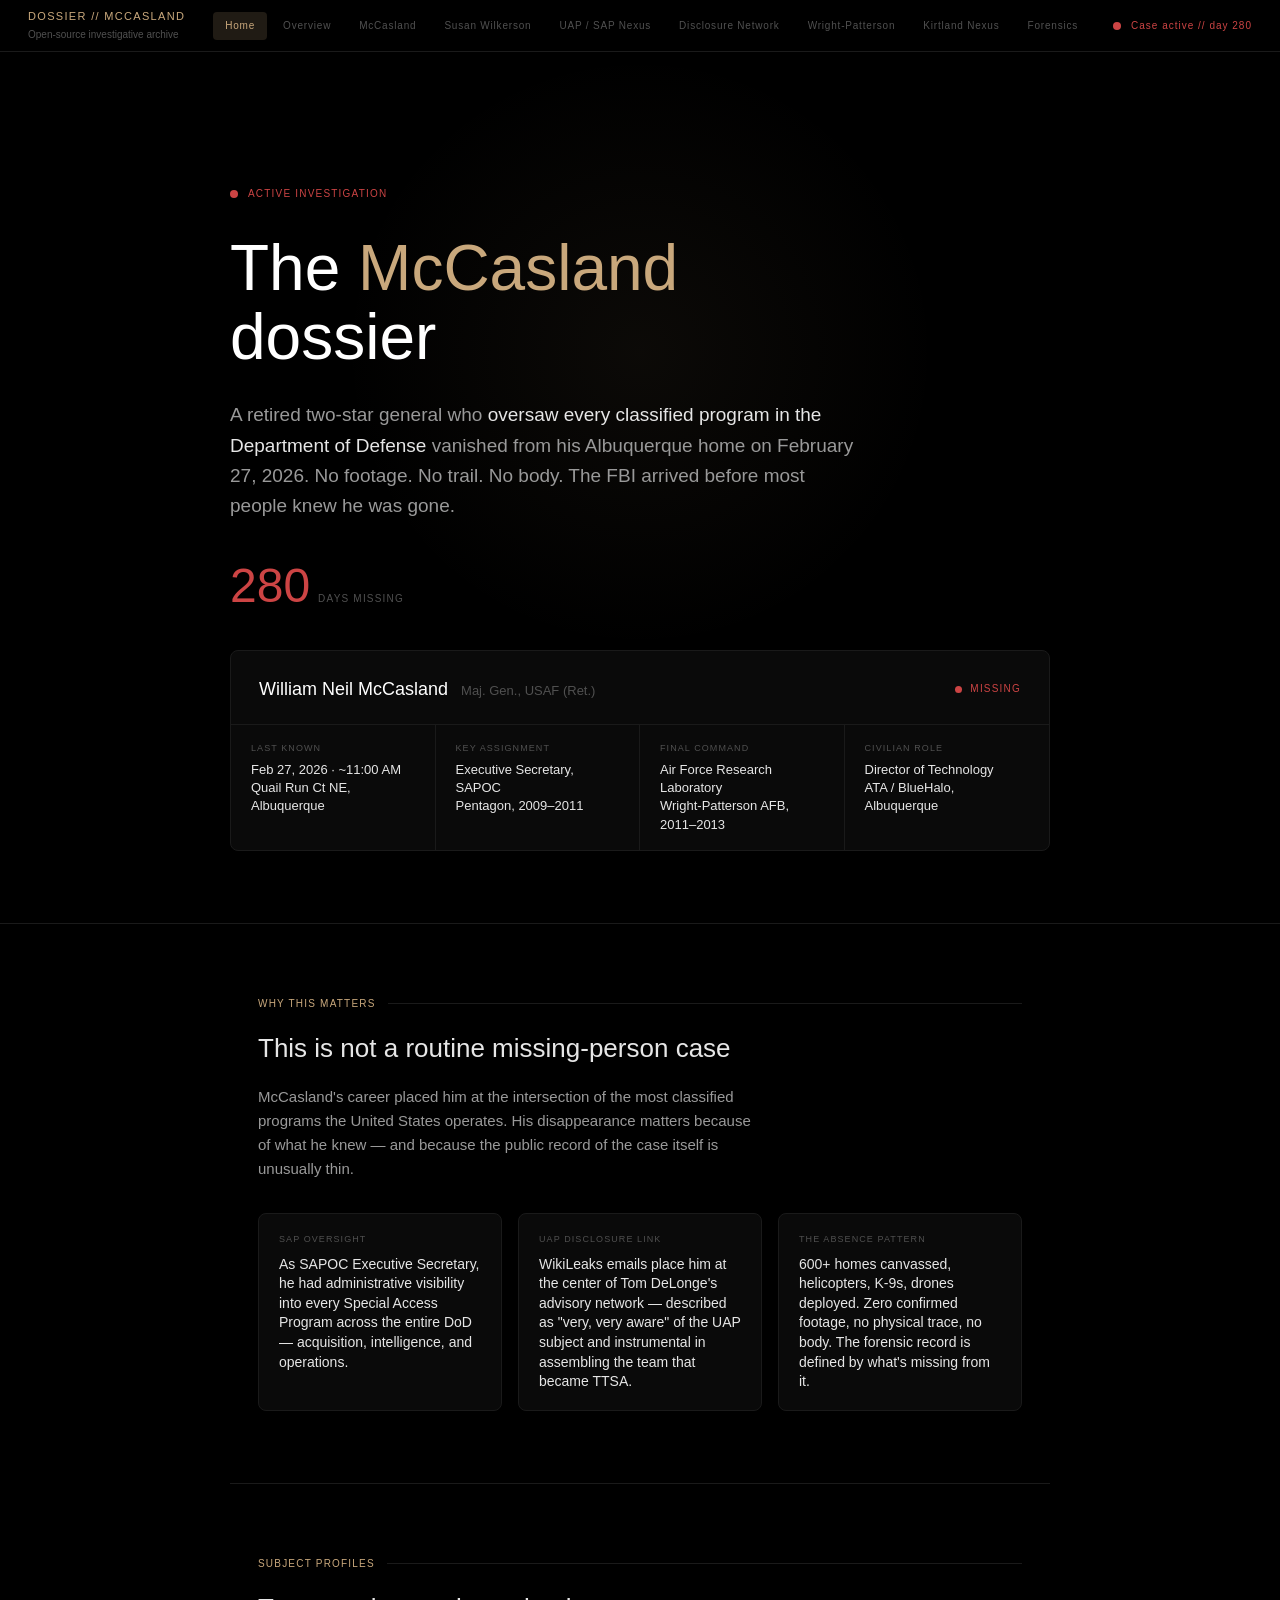
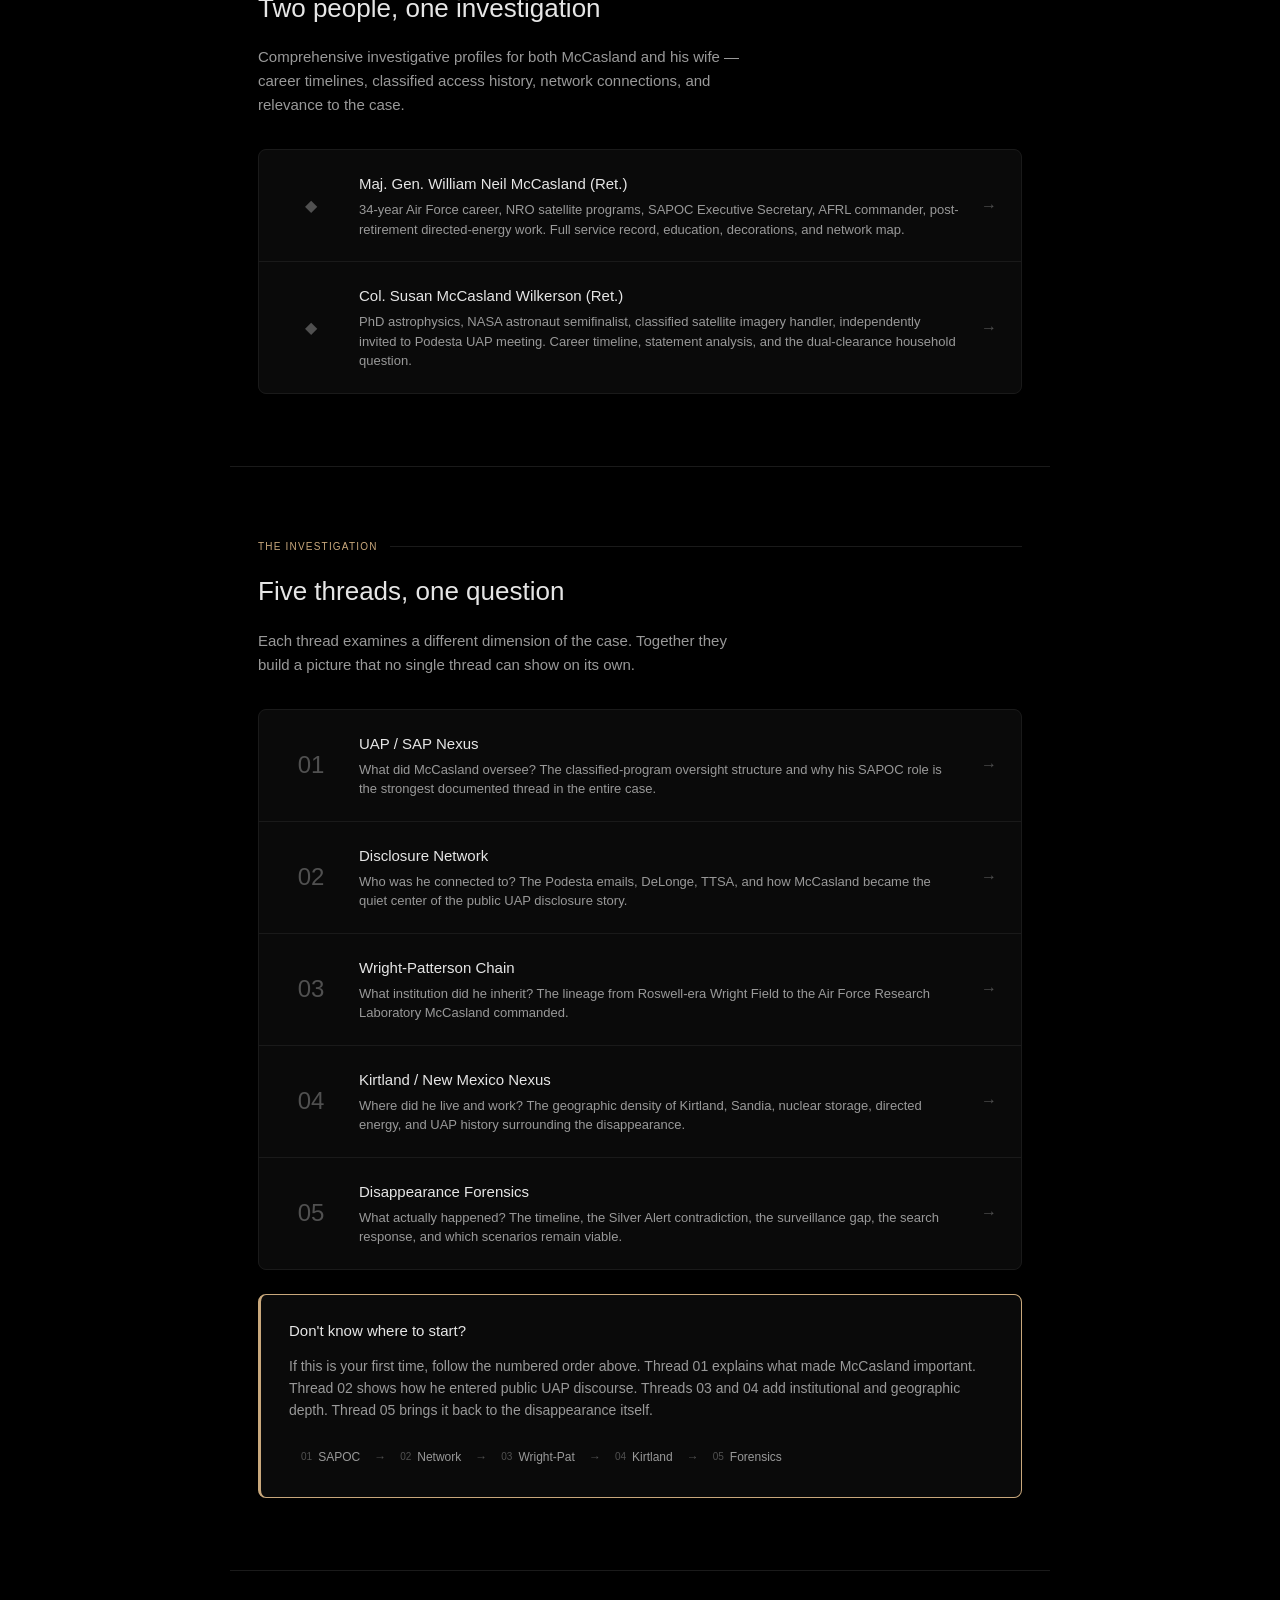
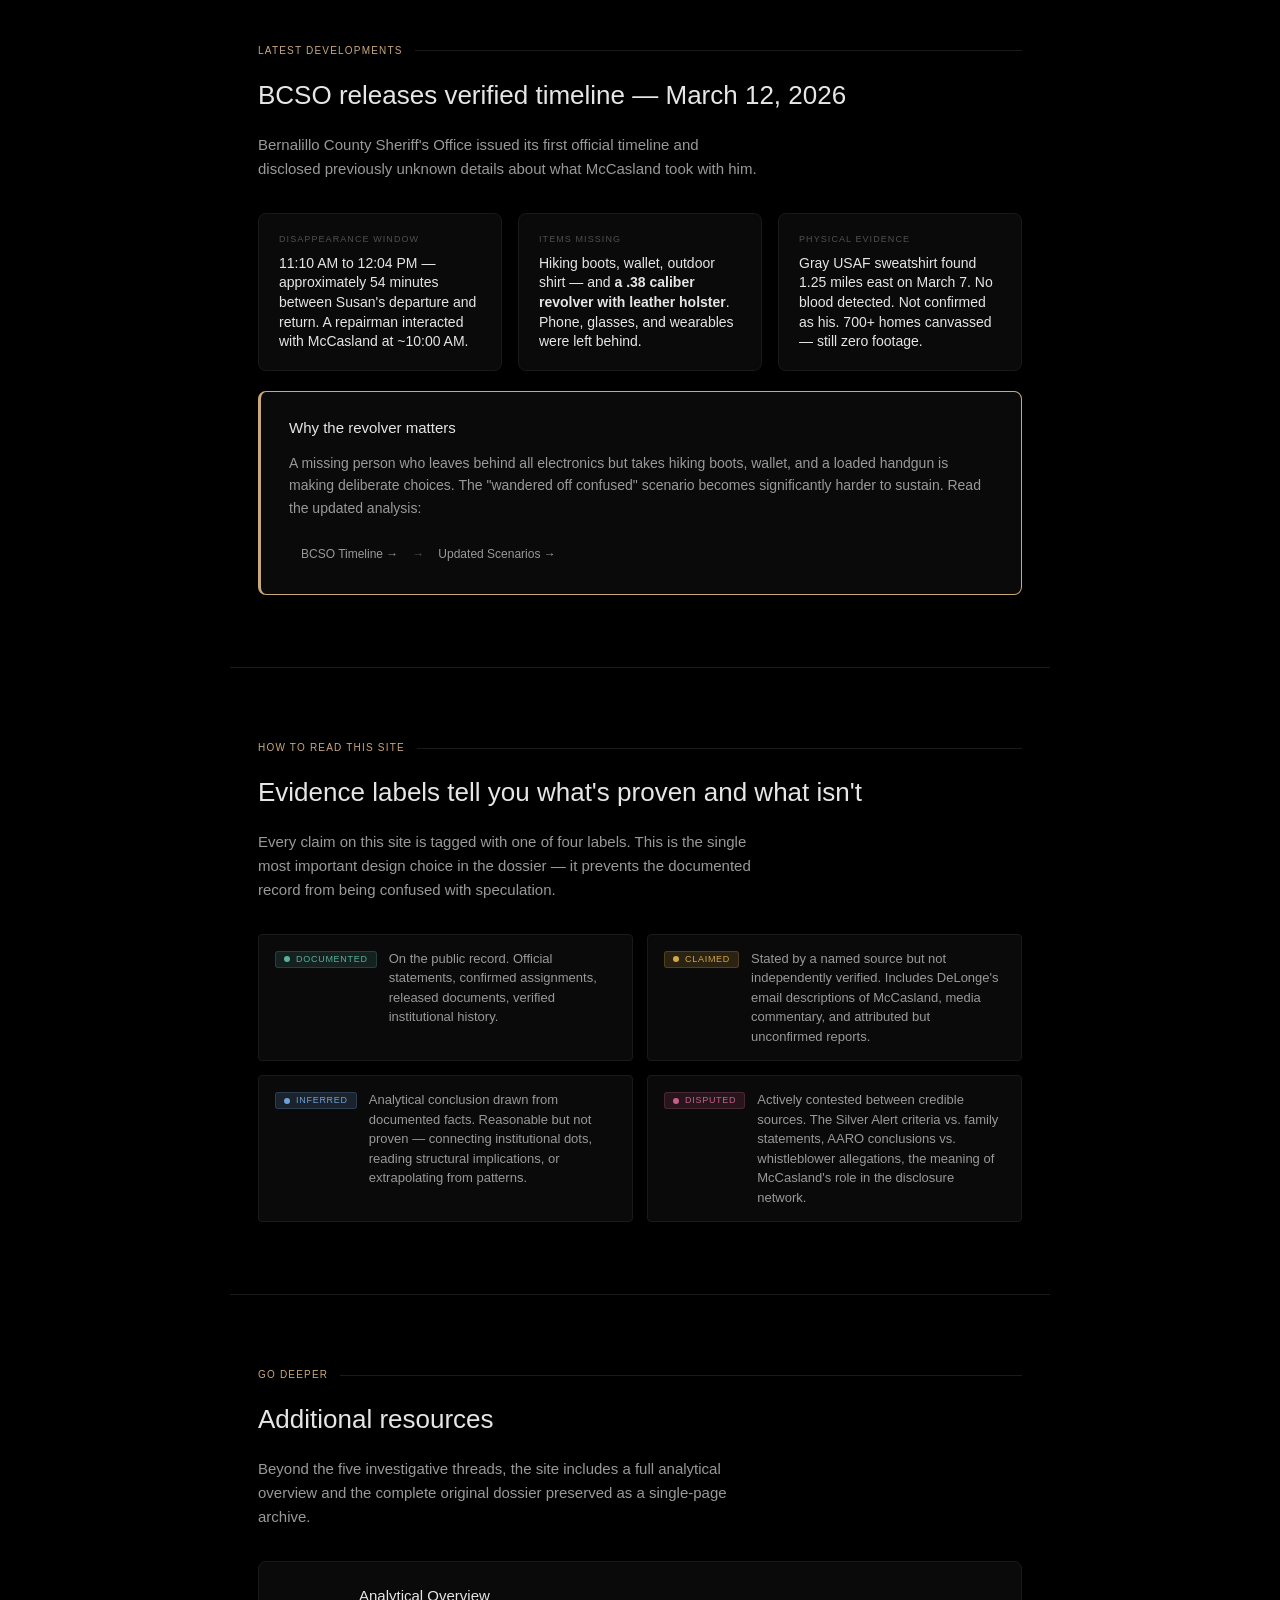
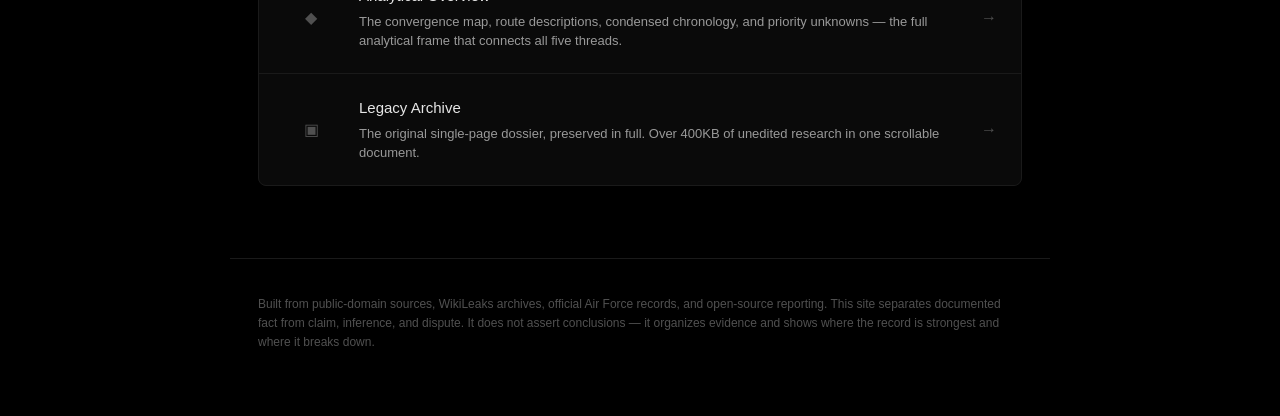
<file: index.html>
<!DOCTYPE html>
<html lang="en">
<head>
  <meta charset="UTF-8">
  <meta name="viewport" content="width=device-width, initial-scale=1.0">
  <title>The McCasland Dossier</title>
  <link rel="icon" href="data:,">
  <link rel="stylesheet" href="assets/site.css">
  <script defer src="assets/site.js"></script>
  <style>
    .landing-shell {
      min-height: 100vh;
      display: flex;
      flex-direction: column;
    }

    .landing-hero {
      position: relative;
      padding: 128px 28px 72px;
      border-bottom: 1px solid var(--border);
    }

    .landing-hero::before {
      content: "";
      position: absolute;
      top: 0;
      left: 50%;
      transform: translateX(-50%);
      width: 600px;
      height: 600px;
      border-radius: 50%;
      background: radial-gradient(circle, rgba(201,168,124,0.06) 0%, transparent 70%);
      pointer-events: none;
    }

    .landing-inner {
      max-width: 820px;
      margin: 0 auto;
      position: relative;
    }

    .landing-eyebrow {
      font-family: "SF Pro Display", -apple-system, BlinkMacSystemFont, "Segoe UI", Roboto, sans-serif;
      font-weight: 500;
      font-size: 10px;
      text-transform: uppercase;
      letter-spacing: 0.12em;
      color: var(--alert);
      display: inline-flex;
      align-items: center;
      gap: 10px;
      margin-bottom: 32px;
    }

    .landing-eyebrow::before {
      content: "";
      width: 8px;
      height: 8px;
      border-radius: 50%;
      background: currentColor;
      animation: pulse 2s ease-in-out infinite;
    }

    .landing-title {
      font-size: clamp(2.4rem, 5.5vw, 4rem);
      font-weight: 200;
      line-height: 1.08;
      color: var(--text-bright);
      margin: 0 0 28px;
      max-width: 16ch;
    }

    .landing-title strong {
      font-weight: 200;
      color: var(--accent);
    }

    .landing-hook {
      font-size: 19px;
      line-height: 1.6;
      color: var(--text-dim);
      max-width: 60ch;
      margin: 0 0 40px;
    }

    .landing-hook strong {
      color: var(--text-primary);
      font-weight: 400;
    }

    /* Subject card */
    .subject-card {
      display: grid;
      grid-template-columns: 1fr;
      border: 1px solid var(--border);
      border-radius: var(--radius-md);
      background: var(--surface-2);
      overflow: hidden;
      margin-bottom: 0;
    }

    .subject-header {
      padding: 24px 28px 20px;
      border-bottom: 1px solid var(--border);
      display: flex;
      align-items: center;
      justify-content: space-between;
      gap: 16px;
    }

    .subject-name {
      font-size: 18px;
      font-weight: 300;
      color: var(--text-bright);
      margin: 0;
    }

    .subject-name span {
      color: var(--text-faint);
      font-size: 13px;
      margin-left: 8px;
    }

    .subject-status {
      font-family: "SF Pro Display", -apple-system, BlinkMacSystemFont, "Segoe UI", Roboto, sans-serif;
      font-weight: 500;
      font-size: 10px;
      text-transform: uppercase;
      letter-spacing: 0.12em;
      color: var(--alert);
      display: flex;
      align-items: center;
      gap: 8px;
    }

    .subject-status::before {
      content: "";
      width: 7px;
      height: 7px;
      border-radius: 50%;
      background: currentColor;
      animation: pulse 2s ease-in-out infinite;
    }

    .subject-grid {
      display: grid;
      grid-template-columns: repeat(4, 1fr);
      gap: 0;
    }

    .subject-field {
      padding: 16px 20px;
      border-right: 1px solid var(--border);
    }

    .subject-field:last-child {
      border-right: none;
    }

    .subject-field-label {
      font-family: "SF Pro Display", -apple-system, BlinkMacSystemFont, "Segoe UI", Roboto, sans-serif;
      font-weight: 500;
      font-size: 9px;
      text-transform: uppercase;
      letter-spacing: 0.12em;
      color: var(--text-faint);
      margin-bottom: 6px;
    }

    .subject-field-value {
      font-size: 13px;
      color: var(--text-primary);
      line-height: 1.4;
    }

    /* Sections */
    .landing-section {
      max-width: 820px;
      margin: 0 auto;
      padding: 72px 28px;
    }

    .landing-section + .landing-section {
      border-top: 1px solid var(--border);
    }

    .landing-section-label {
      font-family: "SF Pro Display", -apple-system, BlinkMacSystemFont, "Segoe UI", Roboto, sans-serif;
      font-weight: 500;
      font-size: 10px;
      text-transform: uppercase;
      letter-spacing: 0.12em;
      color: var(--accent);
      margin-bottom: 16px;
      display: flex;
      align-items: center;
      gap: 12px;
    }

    .landing-section-label::after {
      content: "";
      flex: 1;
      height: 1px;
      background: var(--border);
    }

    .landing-section-title {
      font-size: 26px;
      font-weight: 200;
      color: var(--text-primary);
      margin: 0 0 16px;
    }

    .landing-section-intro {
      font-size: 15px;
      color: var(--text-dim);
      max-width: 60ch;
      margin: 0 0 32px;
      line-height: 1.6;
    }

    /* Thread cards */
    .thread-list {
      display: grid;
      gap: 1px;
      background: var(--border);
      border: 1px solid var(--border);
      border-radius: var(--radius-md);
      overflow: hidden;
    }

    .thread-card {
      display: grid;
      grid-template-columns: 56px 1fr auto;
      align-items: center;
      gap: 20px;
      padding: 22px 24px;
      background: var(--surface-2);
      text-decoration: none;
      color: inherit;
      transition: background 160ms ease;
    }

    .thread-card:hover {
      background: var(--surface-3);
    }

    .thread-number {
      font-family: "SF Pro Display", -apple-system, BlinkMacSystemFont, "Segoe UI", Roboto, sans-serif;
      font-weight: 500;
      font-size: 24px;
      font-weight: 200;
      color: var(--text-faint);
      text-align: center;
    }

    .thread-card:hover .thread-number {
      color: var(--accent);
    }

    .thread-body h3 {
      font-size: 15px;
      font-weight: 400;
      color: var(--text-primary);
      margin: 0 0 4px;
    }

    .thread-body p {
      font-size: 13px;
      color: var(--text-dim);
      margin: 0;
      line-height: 1.5;
    }

    .thread-arrow {
      font-size: 16px;
      color: var(--text-faint);
      transition: transform 160ms ease, color 160ms ease;
    }

    .thread-card:hover .thread-arrow {
      color: var(--accent);
      transform: translateX(4px);
    }

    /* Start-here block */
    .start-here {
      border: 1px solid var(--accent);
      border-left: 3px solid var(--accent);
      border-radius: var(--radius-md);
      padding: 24px 28px;
      background: var(--surface-2);
    }

    .start-here h3 {
      font-size: 15px;
      font-weight: 400;
      color: var(--text-primary);
      margin: 0 0 12px;
    }

    .start-here p {
      font-size: 14px;
      color: var(--text-dim);
      margin: 0 0 20px;
      line-height: 1.6;
    }

    .reading-order {
      display: flex;
      align-items: center;
      gap: 0;
      flex-wrap: wrap;
    }

    .reading-step {
      display: inline-flex;
      align-items: center;
      gap: 6px;
      padding: 6px 12px;
      border-radius: 4px;
      font-size: 12px;
      color: var(--text-dim);
      text-decoration: none;
      transition: color 160ms ease, background 160ms ease;
      white-space: nowrap;
    }

    .reading-step:hover {
      color: var(--accent);
      background: var(--accent-wash);
    }

    .reading-step .step-num {
      font-family: "SF Pro Display", -apple-system, BlinkMacSystemFont, "Segoe UI", Roboto, sans-serif;
      font-weight: 500;
      font-size: 10px;
      color: var(--text-faint);
    }

    .reading-arrow {
      color: var(--text-faint);
      font-size: 12px;
      margin: 0 2px;
    }

    /* Evidence legend */
    .legend-grid {
      display: grid;
      grid-template-columns: repeat(2, 1fr);
      gap: 14px;
    }

    .legend-item {
      display: flex;
      align-items: flex-start;
      gap: 12px;
      padding: 14px 16px;
      border: 1px solid var(--border);
      border-radius: var(--radius-sm);
      background: var(--surface-2);
    }

    .legend-item .evidence-label {
      flex-shrink: 0;
      margin-top: 2px;
    }

    .legend-item p {
      font-size: 13px;
      color: var(--text-dim);
      margin: 0;
      line-height: 1.5;
    }

    /* Day counter */
    .day-counter {
      display: inline-flex;
      align-items: baseline;
      gap: 8px;
      margin-bottom: 40px;
    }

    .day-counter-number {
      font-size: 48px;
      font-weight: 200;
      line-height: 1;
      color: var(--alert);
    }

    .day-counter-label {
      font-family: "SF Pro Display", -apple-system, BlinkMacSystemFont, "Segoe UI", Roboto, sans-serif;
      font-weight: 500;
      font-size: 10px;
      text-transform: uppercase;
      letter-spacing: 0.12em;
      color: var(--text-faint);
    }

    /* Quick facts row */
    .facts-row {
      display: grid;
      grid-template-columns: repeat(3, 1fr);
      gap: 16px;
      margin-top: 32px;
    }

    .fact-item {
      padding: 18px 20px;
      border: 1px solid var(--border);
      border-radius: var(--radius-md);
      background: var(--surface-2);
    }

    .fact-item-label {
      font-family: "SF Pro Display", -apple-system, BlinkMacSystemFont, "Segoe UI", Roboto, sans-serif;
      font-weight: 500;
      font-size: 9px;
      text-transform: uppercase;
      letter-spacing: 0.12em;
      color: var(--text-faint);
      margin-bottom: 8px;
    }

    .fact-item-value {
      font-size: 14px;
      color: var(--text-primary);
      line-height: 1.4;
    }

    /* Landing footer */
    .landing-footer {
      max-width: 820px;
      margin: 0 auto;
      padding: 36px 28px 64px;
      border-top: 1px solid var(--border);
    }

    .landing-footer p {
      font-size: 12px;
      color: var(--text-faint);
      margin: 0;
      line-height: 1.6;
    }

    .landing-footer a {
      color: var(--accent);
      text-decoration: none;
    }

    /* Responsive */
    @media (max-width: 860px) {
      .landing-hero { padding: 100px 20px 60px; }
      .landing-section { padding: 60px 20px; }
      .landing-footer { padding: 40px 20px 60px; }
      .subject-grid { grid-template-columns: repeat(2, 1fr); }
      .subject-field { border-bottom: 1px solid var(--border); }
      .subject-field:nth-child(2) { border-right: none; }
      .legend-grid { grid-template-columns: 1fr; }
      .facts-row { grid-template-columns: 1fr; }
      .thread-card { grid-template-columns: 40px 1fr auto; gap: 14px; padding: 18px 20px; }
    }

    @media (max-width: 640px) {
      .landing-hero { padding: 80px 16px 48px; }
      .landing-section { padding: 48px 16px; }
      .landing-footer { padding: 32px 16px 48px; }
      .subject-grid { grid-template-columns: 1fr; }
      .subject-field { border-right: none; }
      .subject-header { flex-direction: column; align-items: flex-start; gap: 10px; }
      .reading-order { flex-direction: column; align-items: flex-start; }
      .reading-arrow { display: none; }
    }
  </style>
</head>
<body>
  <nav class="global-nav" aria-label="Primary">
    <div class="brand-lockup">
      <div class="brand-label">Dossier // McCasland</div>
      <div class="brand-subtitle">Open-source investigative archive</div>
    </div>
    <div class="nav-links">
      <a class="nav-link" data-nav-file="index.html" href="index.html">Home</a>
      <a class="nav-link" data-nav-file="mccasland-investigation.html" href="mccasland-investigation.html">Overview</a>
      <a class="nav-link" data-nav-file="profile-mccasland.html" href="profile-mccasland.html">McCasland</a>
      <a class="nav-link" data-nav-file="profile-susan.html" href="profile-susan.html">Susan Wilkerson</a>
      <a class="nav-link" data-nav-file="uap-sap-nexus.html" href="uap-sap-nexus.html">UAP / SAP Nexus</a>
      <a class="nav-link" data-nav-file="disclosure-network.html" href="disclosure-network.html">Disclosure Network</a>
      <a class="nav-link" data-nav-file="wright-patterson-chain.html" href="wright-patterson-chain.html">Wright-Patterson</a>
      <a class="nav-link" data-nav-file="kirtland-nexus.html" href="kirtland-nexus.html">Kirtland Nexus</a>
      <a class="nav-link" data-nav-file="disappearance-forensics.html" href="disappearance-forensics.html">Forensics</a>
    </div>
    <div class="nav-status" id="nav-day-status">Case active</div>
  </nav>

  <div class="landing-shell site-shell">

    <!-- ─── HERO ─── -->
    <header class="landing-hero">
      <div class="landing-inner">
        <div class="landing-eyebrow">Active investigation</div>

        <h1 class="landing-title">The <strong>McCasland</strong> dossier</h1>

        <p class="landing-hook">
          A retired two-star general who <strong>oversaw every classified program in the Department of
          Defense</strong> vanished from his Albuquerque home on February 27, 2026. No footage. No trail.
          No body. The FBI arrived before most people knew he was gone.
        </p>

        <div class="day-counter">
          <span class="day-counter-number" id="day-count">—</span>
          <span class="day-counter-label">days missing</span>
        </div>

        <!-- Subject dossier card -->
        <div class="subject-card">
          <div class="subject-header">
            <h2 class="subject-name"><a href="profile-mccasland.html" style="color: inherit; text-decoration: none;">William Neil McCasland</a> <span>Maj. Gen., USAF (Ret.)</span></h2>
            <div class="subject-status">Missing</div>
          </div>
          <div class="subject-grid">
            <div class="subject-field">
              <div class="subject-field-label">Last known</div>
              <div class="subject-field-value">Feb 27, 2026 · ~11:00 AM<br>Quail Run Ct NE, Albuquerque</div>
            </div>
            <div class="subject-field">
              <div class="subject-field-label">Key assignment</div>
              <div class="subject-field-value">Executive Secretary, SAPOC<br>Pentagon, 2009–2011</div>
            </div>
            <div class="subject-field">
              <div class="subject-field-label">Final command</div>
              <div class="subject-field-value">Air Force Research Laboratory<br>Wright-Patterson AFB, 2011–2013</div>
            </div>
            <div class="subject-field">
              <div class="subject-field-label">Civilian role</div>
              <div class="subject-field-value">Director of Technology<br>ATA / BlueHalo, Albuquerque</div>
            </div>
          </div>
        </div>
      </div>
    </header>

    <!-- ─── WHY THIS MATTERS ─── -->
    <section class="landing-section">
      <div class="landing-section-label">Why this matters</div>
      <h2 class="landing-section-title">This is not a routine missing-person case</h2>
      <p class="landing-section-intro">
        McCasland's career placed him at the intersection of the most classified programs the United States
        operates. His disappearance matters because of what he knew — and because the public record of the
        case itself is unusually thin.
      </p>

      <div class="facts-row">
        <div class="fact-item">
          <div class="fact-item-label">SAP oversight</div>
          <div class="fact-item-value">As SAPOC Executive Secretary, he had administrative visibility into every Special Access Program across the entire DoD — acquisition, intelligence, and operations.</div>
        </div>
        <div class="fact-item">
          <div class="fact-item-label">UAP disclosure link</div>
          <div class="fact-item-value">WikiLeaks emails place him at the center of Tom DeLonge's advisory network — described as "very, very aware" of the UAP subject and instrumental in assembling the team that became TTSA.</div>
        </div>
        <div class="fact-item">
          <div class="fact-item-label">The absence pattern</div>
          <div class="fact-item-value">600+ homes canvassed, helicopters, K-9s, drones deployed. Zero confirmed footage, no physical trace, no body. The forensic record is defined by what's missing from it.</div>
        </div>
      </div>
    </section>

    <!-- ─── SUBJECT PROFILES ─── -->
    <section class="landing-section">
      <div class="landing-section-label">Subject profiles</div>
      <h2 class="landing-section-title">Two people, one investigation</h2>
      <p class="landing-section-intro">
        Comprehensive investigative profiles for both McCasland and his wife — career timelines,
        classified access history, network connections, and relevance to the case.
      </p>

      <div class="thread-list">
        <a class="thread-card" href="profile-mccasland.html">
          <div class="thread-number" style="font-size: 16px;">◆</div>
          <div class="thread-body">
            <h3>Maj. Gen. William Neil McCasland (Ret.)</h3>
            <p>34-year Air Force career, NRO satellite programs, SAPOC Executive Secretary, AFRL commander, post-retirement directed-energy work. Full service record, education, decorations, and network map.</p>
          </div>
          <div class="thread-arrow">→</div>
        </a>

        <a class="thread-card" href="profile-susan.html">
          <div class="thread-number" style="font-size: 16px;">◆</div>
          <div class="thread-body">
            <h3>Col. Susan McCasland Wilkerson (Ret.)</h3>
            <p>PhD astrophysics, NASA astronaut semifinalist, classified satellite imagery handler, independently invited to Podesta UAP meeting. Career timeline, statement analysis, and the dual-clearance household question.</p>
          </div>
          <div class="thread-arrow">→</div>
        </a>
      </div>
    </section>

    <!-- ─── INVESTIGATION THREADS ─── -->
    <section class="landing-section">
      <div class="landing-section-label">The investigation</div>
      <h2 class="landing-section-title">Five threads, one question</h2>
      <p class="landing-section-intro">
        Each thread examines a different dimension of the case. Together they build a picture that no
        single thread can show on its own.
      </p>

      <div class="thread-list">
        <a class="thread-card" href="uap-sap-nexus.html">
          <div class="thread-number">01</div>
          <div class="thread-body">
            <h3>UAP / SAP Nexus</h3>
            <p>What did McCasland oversee? The classified-program oversight structure and why his SAPOC role is the strongest documented thread in the entire case.</p>
          </div>
          <div class="thread-arrow">→</div>
        </a>

        <a class="thread-card" href="disclosure-network.html">
          <div class="thread-number">02</div>
          <div class="thread-body">
            <h3>Disclosure Network</h3>
            <p>Who was he connected to? The Podesta emails, DeLonge, TTSA, and how McCasland became the quiet center of the public UAP disclosure story.</p>
          </div>
          <div class="thread-arrow">→</div>
        </a>

        <a class="thread-card" href="wright-patterson-chain.html">
          <div class="thread-number">03</div>
          <div class="thread-body">
            <h3>Wright-Patterson Chain</h3>
            <p>What institution did he inherit? The lineage from Roswell-era Wright Field to the Air Force Research Laboratory McCasland commanded.</p>
          </div>
          <div class="thread-arrow">→</div>
        </a>

        <a class="thread-card" href="kirtland-nexus.html">
          <div class="thread-number">04</div>
          <div class="thread-body">
            <h3>Kirtland / New Mexico Nexus</h3>
            <p>Where did he live and work? The geographic density of Kirtland, Sandia, nuclear storage, directed energy, and UAP history surrounding the disappearance.</p>
          </div>
          <div class="thread-arrow">→</div>
        </a>

        <a class="thread-card" href="disappearance-forensics.html">
          <div class="thread-number">05</div>
          <div class="thread-body">
            <h3>Disappearance Forensics</h3>
            <p>What actually happened? The timeline, the Silver Alert contradiction, the surveillance gap, the search response, and which scenarios remain viable.</p>
          </div>
          <div class="thread-arrow">→</div>
        </a>
      </div>

      <div style="margin-top: 24px;">
        <div class="start-here">
          <h3>Don't know where to start?</h3>
          <p>
            If this is your first time, follow the numbered order above. Thread 01 explains what made McCasland
            important. Thread 02 shows how he entered public UAP discourse. Threads 03 and 04 add institutional
            and geographic depth. Thread 05 brings it back to the disappearance itself.
          </p>
          <div class="reading-order">
            <a class="reading-step" href="uap-sap-nexus.html"><span class="step-num">01</span> SAPOC</a>
            <span class="reading-arrow">→</span>
            <a class="reading-step" href="disclosure-network.html"><span class="step-num">02</span> Network</a>
            <span class="reading-arrow">→</span>
            <a class="reading-step" href="wright-patterson-chain.html"><span class="step-num">03</span> Wright-Pat</a>
            <span class="reading-arrow">→</span>
            <a class="reading-step" href="kirtland-nexus.html"><span class="step-num">04</span> Kirtland</a>
            <span class="reading-arrow">→</span>
            <a class="reading-step" href="disappearance-forensics.html"><span class="step-num">05</span> Forensics</a>
          </div>
        </div>
      </div>
    </section>

    <!-- ─── LATEST DEVELOPMENTS ─── -->
    <section class="landing-section">
      <div class="landing-section-label">Latest developments</div>
      <h2 class="landing-section-title">BCSO releases verified timeline — March 12, 2026</h2>
      <p class="landing-section-intro">
        Bernalillo County Sheriff's Office issued its first official timeline and disclosed previously
        unknown details about what McCasland took with him.
      </p>

      <div class="facts-row">
        <div class="fact-item">
          <div class="fact-item-label">Disappearance window</div>
          <div class="fact-item-value">11:10 AM to 12:04 PM — approximately 54 minutes between Susan's departure and return. A repairman interacted with McCasland at ~10:00 AM.</div>
        </div>
        <div class="fact-item">
          <div class="fact-item-label">Items missing</div>
          <div class="fact-item-value">Hiking boots, wallet, outdoor shirt — and <strong>a .38 caliber revolver with leather holster</strong>. Phone, glasses, and wearables were left behind.</div>
        </div>
        <div class="fact-item">
          <div class="fact-item-label">Physical evidence</div>
          <div class="fact-item-value">Gray USAF sweatshirt found 1.25 miles east on March 7. No blood detected. Not confirmed as his. 700+ homes canvassed — still zero footage.</div>
        </div>
      </div>

      <div style="margin-top: 20px;">
        <div class="start-here">
          <h3>Why the revolver matters</h3>
          <p>
            A missing person who leaves behind all electronics but takes hiking boots, wallet, and a loaded
            handgun is making deliberate choices. The "wandered off confused" scenario becomes significantly
            harder to sustain. Read the updated analysis:
          </p>
          <div class="reading-order">
            <a class="reading-step" href="disappearance-forensics.html#bcso-update">BCSO Timeline →</a>
            <span class="reading-arrow">→</span>
            <a class="reading-step" href="disappearance-forensics.html#scenarios">Updated Scenarios →</a>
          </div>
        </div>
      </div>
    </section>

    <!-- ─── HOW TO READ THIS SITE ─── -->
    <section class="landing-section">
      <div class="landing-section-label">How to read this site</div>
      <h2 class="landing-section-title">Evidence labels tell you what's proven and what isn't</h2>
      <p class="landing-section-intro">
        Every claim on this site is tagged with one of four labels. This is the single most important design
        choice in the dossier — it prevents the documented record from being confused with speculation.
      </p>

      <div class="legend-grid">
        <div class="legend-item">
          <span class="evidence-label documented">Documented</span>
          <p>On the public record. Official statements, confirmed assignments, released documents, verified institutional history.</p>
        </div>
        <div class="legend-item">
          <span class="evidence-label claimed">Claimed</span>
          <p>Stated by a named source but not independently verified. Includes DeLonge's email descriptions of McCasland, media commentary, and attributed but unconfirmed reports.</p>
        </div>
        <div class="legend-item">
          <span class="evidence-label inferred">Inferred</span>
          <p>Analytical conclusion drawn from documented facts. Reasonable but not proven — connecting institutional dots, reading structural implications, or extrapolating from patterns.</p>
        </div>
        <div class="legend-item">
          <span class="evidence-label disputed">Disputed</span>
          <p>Actively contested between credible sources. The Silver Alert criteria vs. family statements, AARO conclusions vs. whistleblower allegations, the meaning of McCasland's role in the disclosure network.</p>
        </div>
      </div>
    </section>

    <!-- ─── DEEPER RESOURCES ─── -->
    <section class="landing-section">
      <div class="landing-section-label">Go deeper</div>
      <h2 class="landing-section-title">Additional resources</h2>
      <p class="landing-section-intro">
        Beyond the five investigative threads, the site includes a full analytical overview and the
        complete original dossier preserved as a single-page archive.
      </p>

      <div class="thread-list">
        <a class="thread-card" href="mccasland-investigation.html">
          <div class="thread-number" style="font-size: 16px;">◆</div>
          <div class="thread-body">
            <h3>Analytical Overview</h3>
            <p>The convergence map, route descriptions, condensed chronology, and priority unknowns — the full analytical frame that connects all five threads.</p>
          </div>
          <div class="thread-arrow">→</div>
        </a>

        <a class="thread-card" href="mccasland-investigation-legacy-2026-03-12.html">
          <div class="thread-number" style="font-size: 16px;">▣</div>
          <div class="thread-body">
            <h3>Legacy Archive</h3>
            <p>The original single-page dossier, preserved in full. Over 400KB of unedited research in one scrollable document.</p>
          </div>
          <div class="thread-arrow">→</div>
        </a>
      </div>
    </section>

    <!-- ─── FOOTER ─── -->
    <footer class="landing-footer">
      <p>
        Built from public-domain sources, WikiLeaks archives, official Air Force records, and
        open-source reporting. This site separates documented fact from claim, inference, and dispute.
        It does not assert conclusions — it organizes evidence and shows where the record is strongest
        and where it breaks down.
      </p>
    </footer>
  </div>

  <script>
    // Dynamic day counter
    (() => {
      const disappeared = new Date('2026-02-27T17:00:00Z'); // ~11 AM MT
      const now = new Date();
      const days = Math.floor((now - disappeared) / 86400000);
      const el = document.getElementById('day-count');
      if (el && days > 0) el.textContent = days;

      const nav = document.getElementById('nav-day-status');
      if (nav && days > 0) nav.textContent = `Case active // day ${days}`;
    })();
  </script>
</body>
</html>
</file>
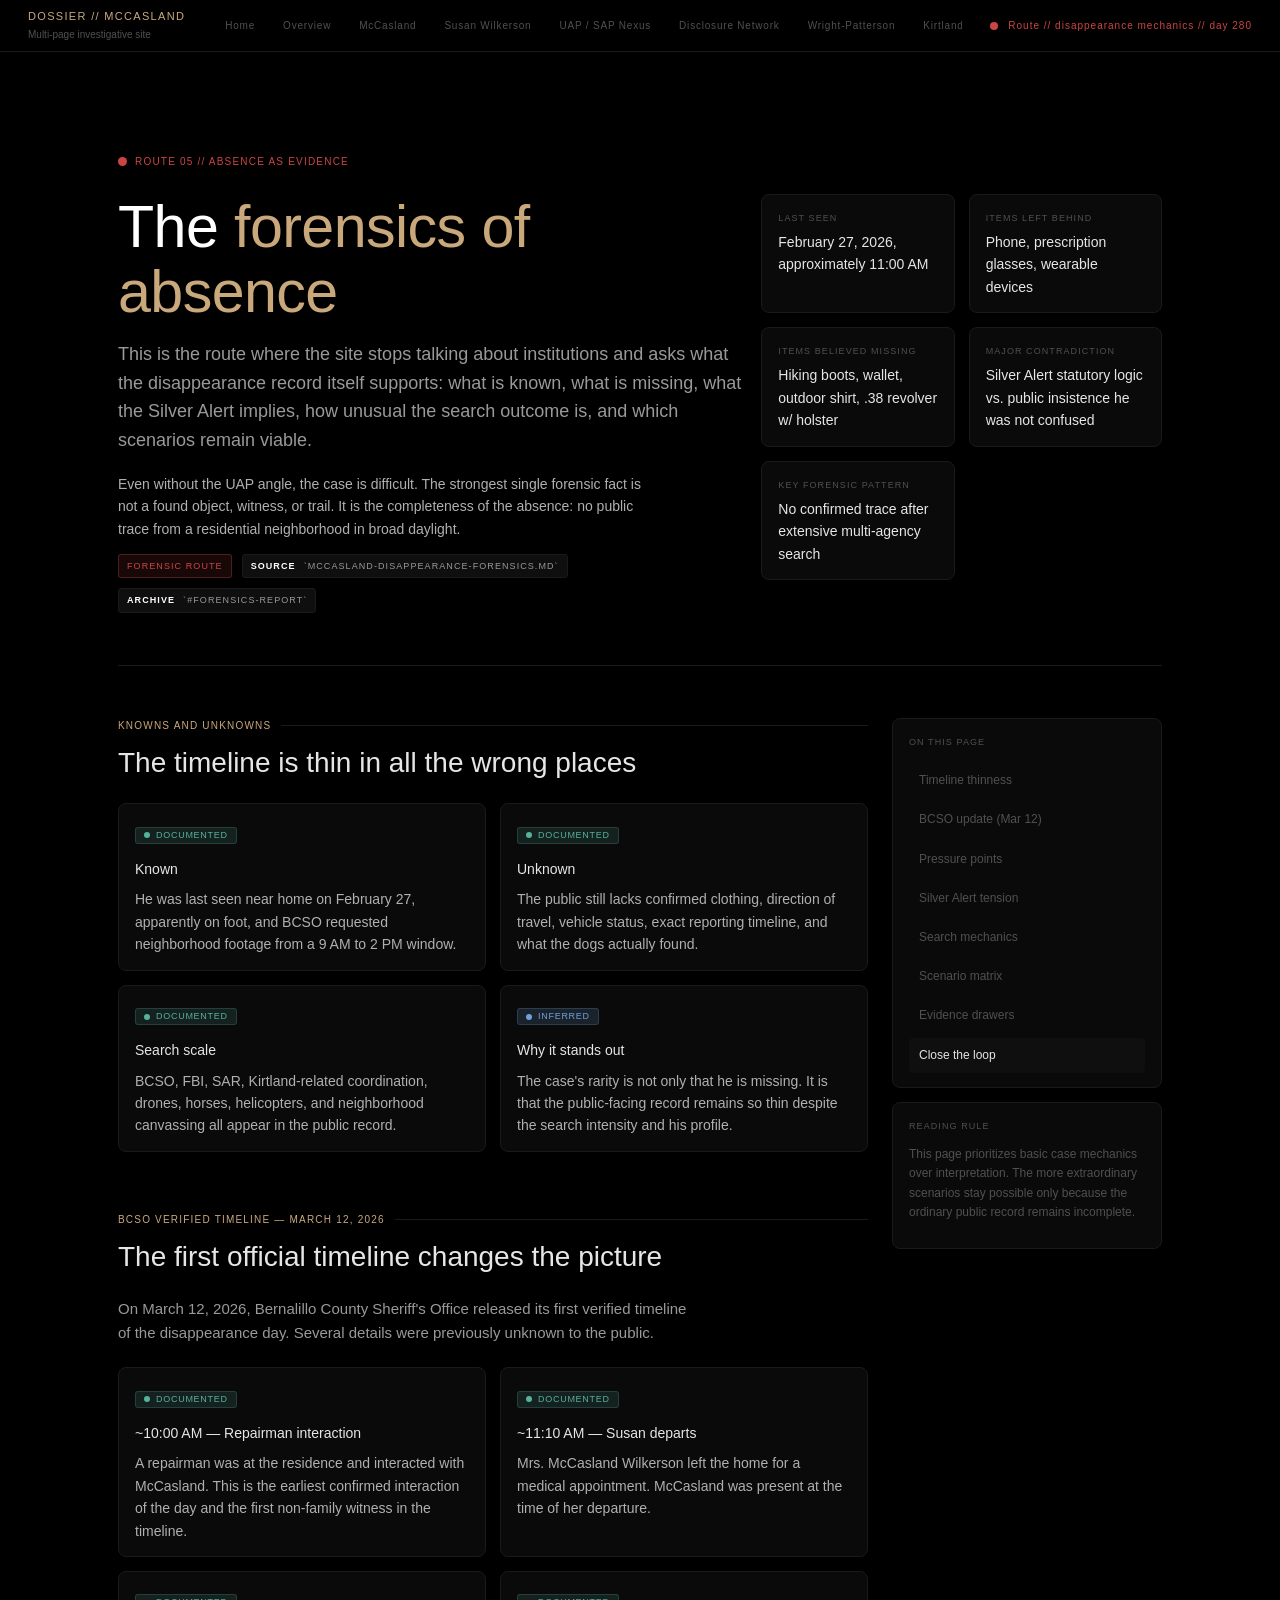
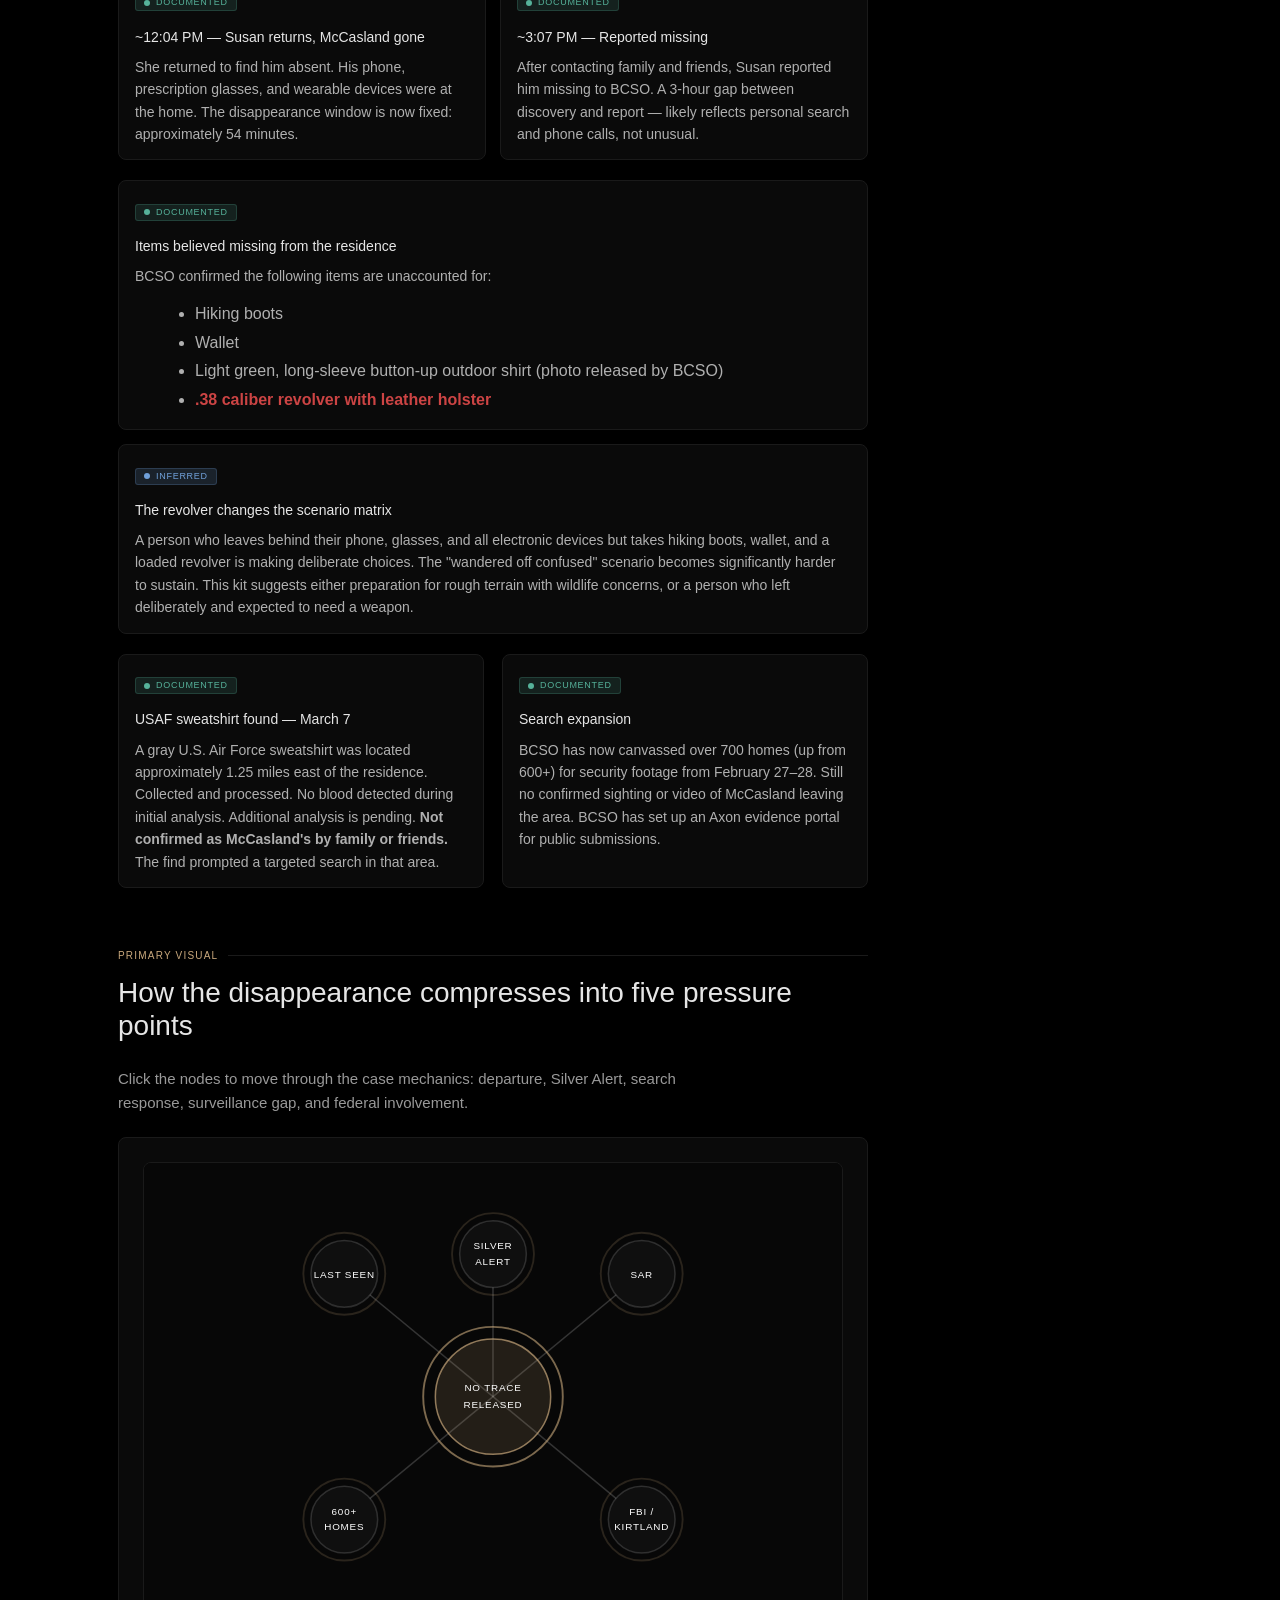
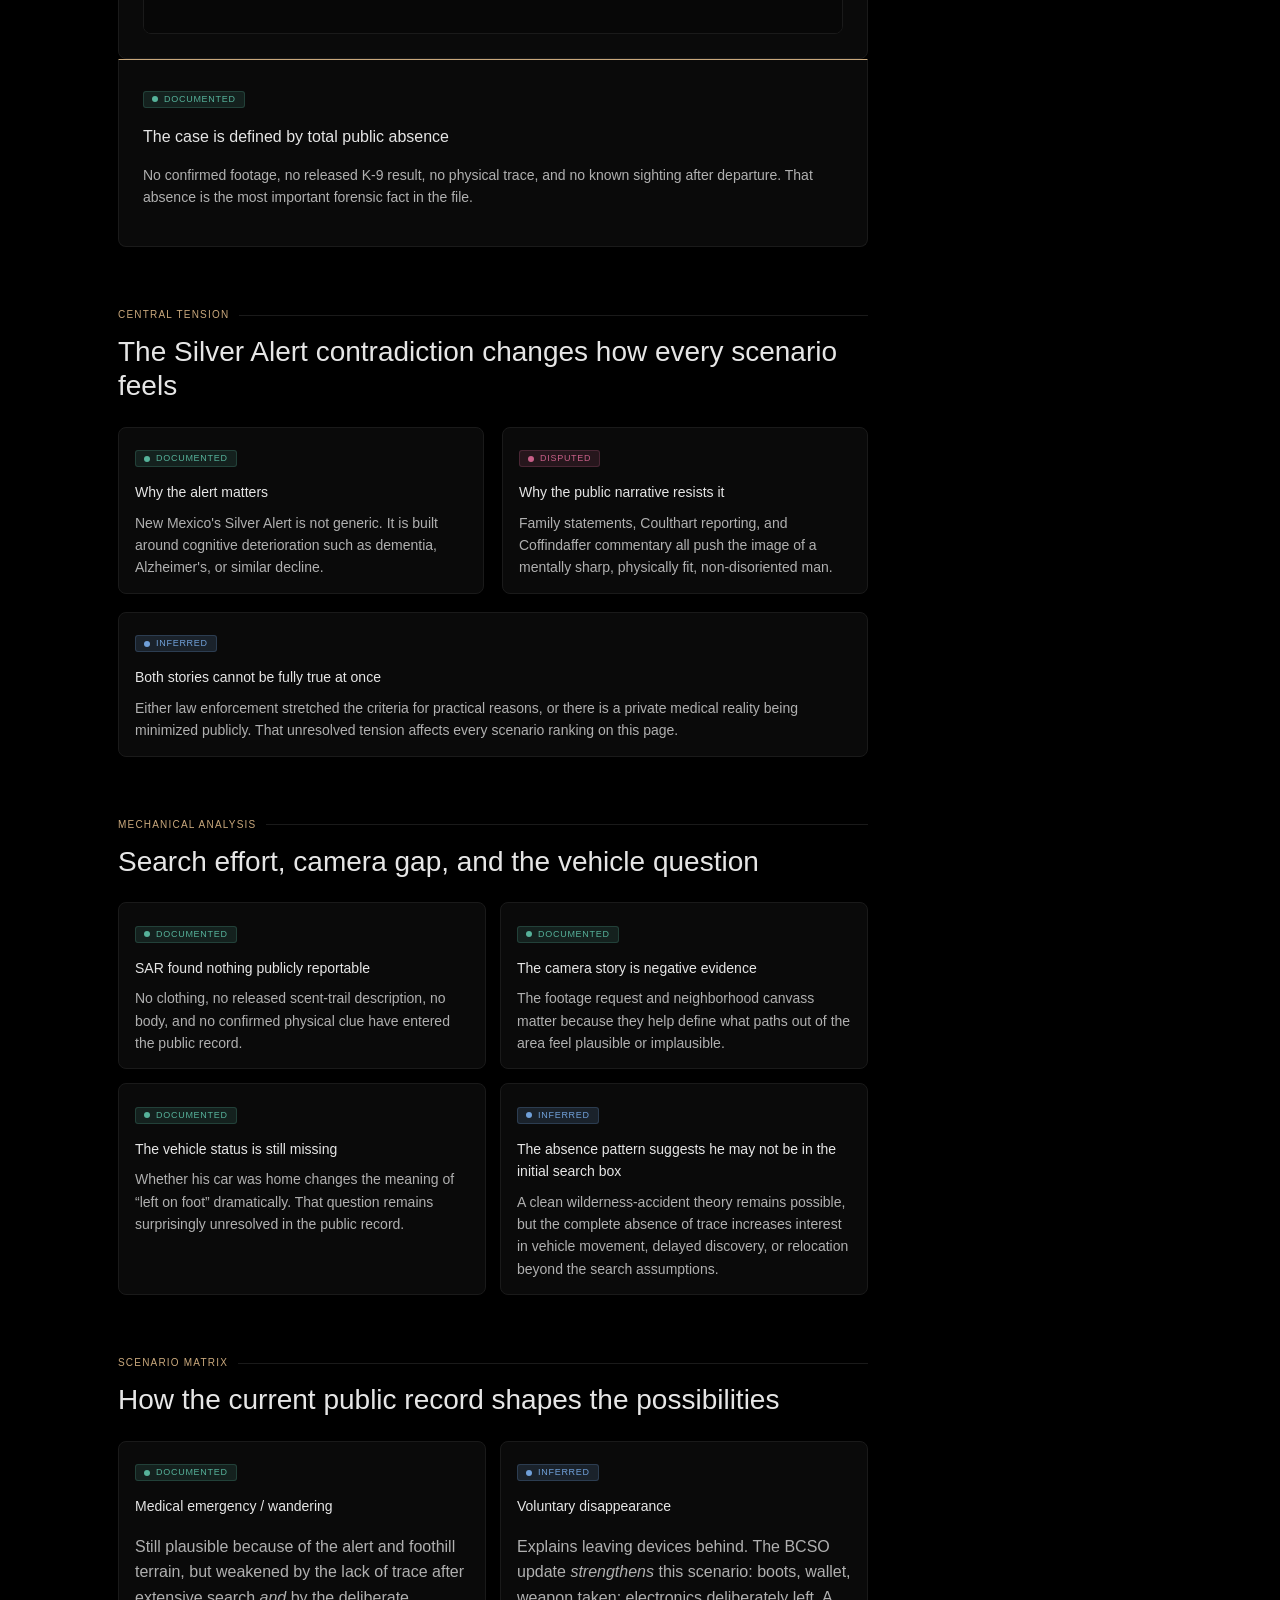
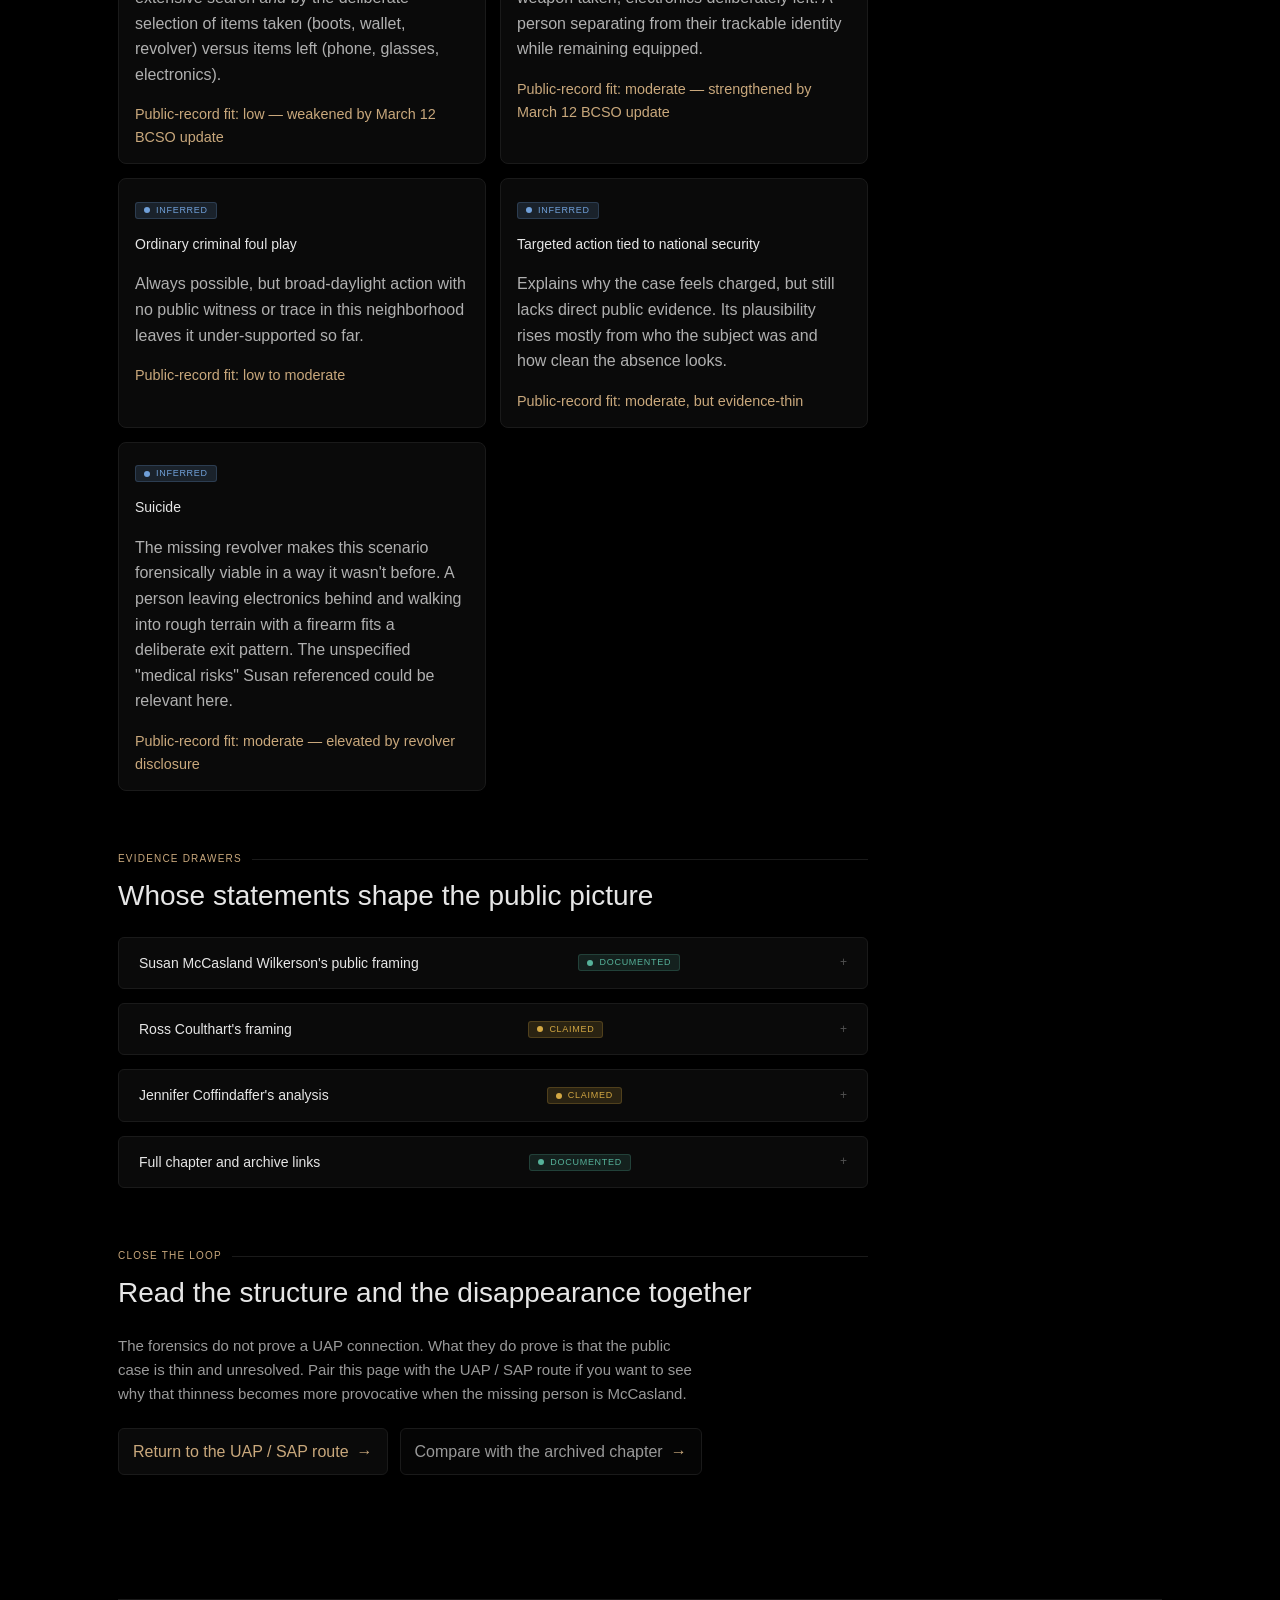
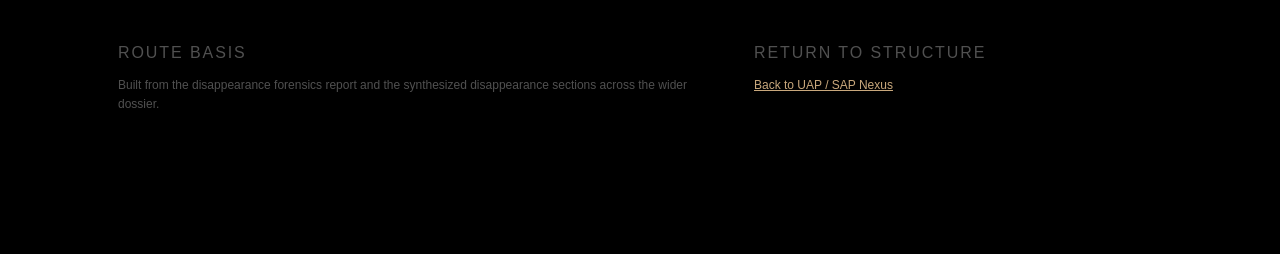
<file: disappearance-forensics.html>
<!DOCTYPE html>
<html lang="en">
<head>
  <meta charset="UTF-8">
  <meta name="viewport" content="width=device-width, initial-scale=1.0">
  <title>Disappearance Forensics | McCasland Investigation</title>
  <link rel="icon" href="data:,">
  <link rel="stylesheet" href="assets/site.css">
  <script defer src="assets/site.js"></script>
</head>
<body>
  <nav class="global-nav" aria-label="Primary">
    <div class="brand-lockup">
      <div class="brand-label">Dossier // McCasland</div>
      <div class="brand-subtitle">Multi-page investigative site</div>
    </div>
    <div class="nav-links">
      <a class="nav-link" data-nav-file="index.html" href="index.html">Home</a>
      <a class="nav-link" data-nav-file="mccasland-investigation.html" href="mccasland-investigation.html">Overview</a>
      <a class="nav-link" data-nav-file="profile-mccasland.html" href="profile-mccasland.html">McCasland</a>
      <a class="nav-link" data-nav-file="profile-susan.html" href="profile-susan.html">Susan Wilkerson</a>
      <a class="nav-link" data-nav-file="uap-sap-nexus.html" href="uap-sap-nexus.html">UAP / SAP Nexus</a>
      <a class="nav-link" data-nav-file="disclosure-network.html" href="disclosure-network.html">Disclosure Network</a>
      <a class="nav-link" data-nav-file="wright-patterson-chain.html" href="wright-patterson-chain.html">Wright-Patterson</a>
      <a class="nav-link" data-nav-file="kirtland-nexus.html" href="kirtland-nexus.html">Kirtland Nexus</a>
      <a class="nav-link" data-nav-file="disappearance-forensics.html" href="disappearance-forensics.html">Forensics</a>
      <a class="nav-link" data-nav-file="mccasland-investigation-legacy-2026-03-12.html" href="mccasland-investigation-legacy-2026-03-12.html">Archive</a>
    </div>
    <div class="nav-status" id="nav-day-status">Route // disappearance mechanics</div>
  </nav>

  <div class="site-shell">
    <div class="page-frame">
      <header class="hero-panel">
        <div class="eyebrow">Route 05 // absence as evidence</div>
        <div class="hero-grid">
          <div>
            <h1 class="hero-title">The <strong>forensics of absence</strong></h1>
            <p class="hero-subtitle">
              This is the route where the site stops talking about institutions and asks what the disappearance
              record itself supports: what is known, what is missing, what the Silver Alert implies, how unusual the
              search outcome is, and which scenarios remain viable.
            </p>
            <p class="hero-copy">
              Even without the UAP angle, the case is difficult. The strongest single forensic fact is not a found
              object, witness, or trail. It is the completeness of the absence: no public trace from a residential
              neighborhood in broad daylight.
            </p>
            <div class="chip-row">
              <span class="status-pill alert">Forensic route</span>
              <span class="chip"><strong>Source</strong> `mccasland-disappearance-forensics.md`</span>
              <span class="chip"><strong>Archive</strong> `#forensics-report`</span>
            </div>
          </div>

          <div class="hero-meta-grid">
            <article class="meta-card">
              <div class="meta-label">Last seen</div>
              <div class="meta-value">February 27, 2026, approximately 11:00 AM</div>
            </article>
            <article class="meta-card">
              <div class="meta-label">Items left behind</div>
              <div class="meta-value">Phone, prescription glasses, wearable devices</div>
            </article>
            <article class="meta-card">
              <div class="meta-label">Items believed missing</div>
              <div class="meta-value">Hiking boots, wallet, outdoor shirt, .38 revolver w/ holster</div>
            </article>
            <article class="meta-card">
              <div class="meta-label">Major contradiction</div>
              <div class="meta-value">Silver Alert statutory logic vs. public insistence he was not confused</div>
            </article>
            <article class="meta-card">
              <div class="meta-label">Key forensic pattern</div>
              <div class="meta-value">No confirmed trace after extensive multi-agency search</div>
            </article>
          </div>
        </div>
      </header>

      <div class="content-grid">
        <main class="content-main">
          <section class="section-block" id="timeline">
            <div class="section-kicker">Knowns and unknowns</div>
            <h2 class="section-title">The timeline is thin in all the wrong places</h2>
            <div class="summary-grid">
              <article class="summary-card">
                <span class="evidence-label documented">Documented</span>
                <h3>Known</h3>
                <p>He was last seen near home on February 27, apparently on foot, and BCSO requested neighborhood footage from a 9 AM to 2 PM window.</p>
              </article>
              <article class="summary-card">
                <span class="evidence-label documented">Documented</span>
                <h3>Unknown</h3>
                <p>The public still lacks confirmed clothing, direction of travel, vehicle status, exact reporting timeline, and what the dogs actually found.</p>
              </article>
              <article class="summary-card">
                <span class="evidence-label documented">Documented</span>
                <h3>Search scale</h3>
                <p>BCSO, FBI, SAR, Kirtland-related coordination, drones, horses, helicopters, and neighborhood canvassing all appear in the public record.</p>
              </article>
              <article class="summary-card">
                <span class="evidence-label inferred">Inferred</span>
                <h3>Why it stands out</h3>
                <p>The case's rarity is not only that he is missing. It is that the public-facing record remains so thin despite the search intensity and his profile.</p>
              </article>
            </div>
          </section>

          <!-- BCSO VERIFIED TIMELINE — MARCH 12, 2026 UPDATE -->
          <section class="section-block" id="bcso-update">
            <div class="section-kicker">BCSO verified timeline — March 12, 2026</div>
            <h2 class="section-title">The first official timeline changes the picture</h2>
            <p class="section-intro">
              On March 12, 2026, Bernalillo County Sheriff's Office released its first verified timeline of the
              disappearance day. Several details were previously unknown to the public.
            </p>

            <div class="summary-grid">
              <article class="summary-card">
                <span class="evidence-label documented">Documented</span>
                <h3>~10:00 AM — Repairman interaction</h3>
                <p>A repairman was at the residence and interacted with McCasland. This is the earliest confirmed interaction of the day and the first non-family witness in the timeline.</p>
              </article>
              <article class="summary-card">
                <span class="evidence-label documented">Documented</span>
                <h3>~11:10 AM — Susan departs</h3>
                <p>Mrs. McCasland Wilkerson left the home for a medical appointment. McCasland was present at the time of her departure.</p>
              </article>
              <article class="summary-card">
                <span class="evidence-label documented">Documented</span>
                <h3>~12:04 PM — Susan returns, McCasland gone</h3>
                <p>She returned to find him absent. His phone, prescription glasses, and wearable devices were at the home. The disappearance window is now fixed: approximately 54 minutes.</p>
              </article>
              <article class="summary-card">
                <span class="evidence-label documented">Documented</span>
                <h3>~3:07 PM — Reported missing</h3>
                <p>After contacting family and friends, Susan reported him missing to BCSO. A 3-hour gap between discovery and report — likely reflects personal search and phone calls, not unusual.</p>
              </article>
            </div>

            <div class="callout-card" style="margin-top: 20px;">
              <span class="evidence-label documented">Documented</span>
              <h3>Items believed missing from the residence</h3>
              <p>BCSO confirmed the following items are unaccounted for:</p>
              <ul style="margin: 12px 0 0 20px; color: var(--text-body); line-height: 1.8;">
                <li>Hiking boots</li>
                <li>Wallet</li>
                <li>Light green, long-sleeve button-up outdoor shirt (photo released by BCSO)</li>
                <li><strong style="color: var(--alert);">.38 caliber revolver with leather holster</strong></li>
              </ul>
            </div>

            <div class="callout-card" style="margin-top: 14px;">
              <span class="evidence-label inferred">Inferred</span>
              <h3>The revolver changes the scenario matrix</h3>
              <p>
                A person who leaves behind their phone, glasses, and all electronic devices but takes hiking boots,
                wallet, and a loaded revolver is making deliberate choices. The "wandered off confused" scenario
                becomes significantly harder to sustain. This kit suggests either preparation for rough terrain with
                wildlife concerns, or a person who left deliberately and expected to need a weapon.
              </p>
            </div>

            <div class="dual-column" style="margin-top: 20px;">
              <article class="surface-card">
                <span class="evidence-label documented">Documented</span>
                <h3>USAF sweatshirt found — March 7</h3>
                <p>A gray U.S. Air Force sweatshirt was located approximately 1.25 miles east of the residence. Collected and processed. No blood detected during initial analysis. Additional analysis is pending. <strong>Not confirmed as McCasland's by family or friends.</strong> The find prompted a targeted search in that area.</p>
              </article>
              <article class="surface-card">
                <span class="evidence-label documented">Documented</span>
                <h3>Search expansion</h3>
                <p>BCSO has now canvassed over 700 homes (up from 600+) for security footage from February 27–28. Still no confirmed sighting or video of McCasland leaving the area. BCSO has set up an Axon evidence portal for public submissions.</p>
              </article>
            </div>
          </section>

          <section class="section-block" id="absence-map">
            <div class="section-kicker">Primary visual</div>
            <h2 class="section-title">How the disappearance compresses into five pressure points</h2>
            <p class="section-intro">
              Click the nodes to move through the case mechanics: departure, Silver Alert, search response,
              surveillance gap, and federal involvement.
            </p>

            <div class="figure-shell" data-diagram>
              <article class="figure-card">
                <div class="diagram-stage">
                  <svg viewBox="0 0 920 620" role="img" aria-labelledby="for-title for-desc">
                    <title id="for-title">Disappearance pressure-point diagram</title>
                    <desc id="for-desc">A diagram connecting last seen status, the Silver Alert contradiction, search response, surveillance gap, and federal involvement.</desc>
                    <rect width="920" height="620" fill="#070707"/>
                    <path class="diagram-edge" d="M460 308 264 146"/>
                    <path class="diagram-edge" d="M460 308 460 120"/>
                    <path class="diagram-edge" d="M460 308 656 146"/>
                    <path class="diagram-edge" d="M460 308 264 470"/>
                    <path class="diagram-edge" d="M460 308 656 470"/>
                    <g class="diagram-node active" data-node="absence" tabindex="0" role="button" aria-label="Absence node">
                      <circle class="node-ring" cx="460" cy="308" r="92"/>
                      <circle class="node-core" cx="460" cy="308" r="76"/>
                      <text x="460" y="301" text-anchor="middle">No trace</text>
                      <text x="460" y="323" text-anchor="middle">released</text>
                    </g>
                    <g class="diagram-node" data-node="lastseen" tabindex="0" role="button" aria-label="Last seen node">
                      <circle class="node-ring" cx="264" cy="146" r="54"/>
                      <circle class="node-core" cx="264" cy="146" r="44"/>
                      <text x="264" y="151" text-anchor="middle">Last seen</text>
                    </g>
                    <g class="diagram-node" data-node="silver" tabindex="0" role="button" aria-label="Silver alert node">
                      <circle class="node-ring" cx="460" cy="120" r="54"/>
                      <circle class="node-core" cx="460" cy="120" r="44"/>
                      <text x="460" y="114" text-anchor="middle">Silver</text>
                      <text x="460" y="134" text-anchor="middle">Alert</text>
                    </g>
                    <g class="diagram-node" data-node="sar" tabindex="0" role="button" aria-label="Search and rescue node">
                      <circle class="node-ring" cx="656" cy="146" r="54"/>
                      <circle class="node-core" cx="656" cy="146" r="44"/>
                      <text x="656" y="151" text-anchor="middle">SAR</text>
                    </g>
                    <g class="diagram-node" data-node="cameras" tabindex="0" role="button" aria-label="Camera gap node">
                      <circle class="node-ring" cx="264" cy="470" r="54"/>
                      <circle class="node-core" cx="264" cy="470" r="44"/>
                      <text x="264" y="464" text-anchor="middle">600+</text>
                      <text x="264" y="484" text-anchor="middle">homes</text>
                    </g>
                    <g class="diagram-node" data-node="federal" tabindex="0" role="button" aria-label="Federal response node">
                      <circle class="node-ring" cx="656" cy="470" r="54"/>
                      <circle class="node-core" cx="656" cy="470" r="44"/>
                      <text x="656" y="464" text-anchor="middle">FBI /</text>
                      <text x="656" y="484" text-anchor="middle">Kirtland</text>
                    </g>
                  </svg>
                </div>
              </article>

              <article class="figure-card">
                <div class="diagram-panel active" data-panel="absence">
                  <span class="evidence-label documented">Documented</span>
                  <h3>The case is defined by total public absence</h3>
                  <p>
                    No confirmed footage, no released K-9 result, no physical trace, and no known sighting after
                    departure. That absence is the most important forensic fact in the file.
                  </p>
                </div>

                <div class="diagram-panel" data-panel="lastseen">
                  <span class="evidence-label documented">Documented</span>
                  <h3>The departure window is still blurry</h3>
                  <p>
                    The 9 AM to 2 PM request window suggests greater uncertainty than the neat “11 AM last seen”
                    phrasing implies.
                  </p>
                </div>

                <div class="diagram-panel" data-panel="silver">
                  <span class="evidence-label disputed">Disputed</span>
                  <h3>The Silver Alert is the central contradiction</h3>
                  <p>
                    The statute points toward irreversible cognitive decline. Family and supportive commentators
                    push back hard against dementia or confusion narratives.
                  </p>
                </div>

                <div class="diagram-panel" data-panel="sar">
                  <span class="evidence-label documented">Documented</span>
                  <h3>The search response was large enough to matter</h3>
                  <p>
                    That does not rule out a wilderness death, but it makes the total lack of public trace far
                    more striking than it would be after a light local search.
                  </p>
                </div>

                <div class="diagram-panel" data-panel="cameras">
                  <span class="evidence-label documented">Documented</span>
                  <h3>The camera gap narrows the plausible exit paths</h3>
                  <p>
                    In a foothills neighborhood, it is possible to move into open terrain without full camera
                    coverage. Still, 600+ homes and nothing visible is hard to ignore.
                  </p>
                </div>

                <div class="diagram-panel" data-panel="federal">
                  <span class="evidence-label inferred">Inferred</span>
                  <h3>Federal involvement is explainable, but still notable</h3>
                  <p>
                    A retired SAPOC-level figure would likely trigger federal interest automatically. That does
                    not prove a counterintelligence scenario, but it does keep the case from reading like a generic missing-elderly file.
                  </p>
                </div>
              </article>
            </div>
          </section>

          <section class="section-block" id="contradiction">
            <div class="section-kicker">Central tension</div>
            <h2 class="section-title">The Silver Alert contradiction changes how every scenario feels</h2>
            <div class="dual-column">
              <article class="surface-card">
                <span class="evidence-label documented">Documented</span>
                <h3>Why the alert matters</h3>
                <p>New Mexico's Silver Alert is not generic. It is built around cognitive deterioration such as dementia, Alzheimer's, or similar decline.</p>
              </article>
              <article class="surface-card">
                <span class="evidence-label disputed">Disputed</span>
                <h3>Why the public narrative resists it</h3>
                <p>Family statements, Coulthart reporting, and Coffindaffer commentary all push the image of a mentally sharp, physically fit, non-disoriented man.</p>
              </article>
            </div>

            <div class="callout-card" style="margin-top: 18px;">
              <span class="evidence-label inferred">Inferred</span>
              <h3>Both stories cannot be fully true at once</h3>
              <p>
                Either law enforcement stretched the criteria for practical reasons, or there is a private medical
                reality being minimized publicly. That unresolved tension affects every scenario ranking on this page.
              </p>
            </div>
          </section>

          <section class="section-block" id="search">
            <div class="section-kicker">Mechanical analysis</div>
            <h2 class="section-title">Search effort, camera gap, and the vehicle question</h2>
            <div class="summary-grid">
              <article class="summary-card">
                <span class="evidence-label documented">Documented</span>
                <h3>SAR found nothing publicly reportable</h3>
                <p>No clothing, no released scent-trail description, no body, and no confirmed physical clue have entered the public record.</p>
              </article>
              <article class="summary-card">
                <span class="evidence-label documented">Documented</span>
                <h3>The camera story is negative evidence</h3>
                <p>The footage request and neighborhood canvass matter because they help define what paths out of the area feel plausible or implausible.</p>
              </article>
              <article class="summary-card">
                <span class="evidence-label documented">Documented</span>
                <h3>The vehicle status is still missing</h3>
                <p>Whether his car was home changes the meaning of “left on foot” dramatically. That question remains surprisingly unresolved in the public record.</p>
              </article>
              <article class="summary-card">
                <span class="evidence-label inferred">Inferred</span>
                <h3>The absence pattern suggests he may not be in the initial search box</h3>
                <p>A clean wilderness-accident theory remains possible, but the complete absence of trace increases interest in vehicle movement, delayed discovery, or relocation beyond the search assumptions.</p>
              </article>
            </div>
          </section>

          <section class="section-block" id="scenarios">
            <div class="section-kicker">Scenario matrix</div>
            <h2 class="section-title">How the current public record shapes the possibilities</h2>
            <div class="matrix-grid">
              <article class="matrix-card">
                <span class="evidence-label documented">Documented</span>
                <h3>Medical emergency / wandering</h3>
                <p>Still plausible because of the alert and foothill terrain, but weakened by the lack of trace after extensive search <em>and</em> by the deliberate selection of items taken (boots, wallet, revolver) versus items left (phone, glasses, electronics).</p>
                <div class="probability">Public-record fit: low — weakened by March 12 BCSO update</div>
              </article>

              <article class="matrix-card">
                <span class="evidence-label inferred">Inferred</span>
                <h3>Voluntary disappearance</h3>
                <p>Explains leaving devices behind. The BCSO update <em>strengthens</em> this scenario: boots, wallet, weapon taken; electronics deliberately left. A person separating from their trackable identity while remaining equipped.</p>
                <div class="probability">Public-record fit: moderate — strengthened by March 12 BCSO update</div>
              </article>

              <article class="matrix-card">
                <span class="evidence-label inferred">Inferred</span>
                <h3>Ordinary criminal foul play</h3>
                <p>Always possible, but broad-daylight action with no public witness or trace in this neighborhood leaves it under-supported so far.</p>
                <div class="probability">Public-record fit: low to moderate</div>
              </article>

              <article class="matrix-card">
                <span class="evidence-label inferred">Inferred</span>
                <h3>Targeted action tied to national security</h3>
                <p>Explains why the case feels charged, but still lacks direct public evidence. Its plausibility rises mostly from who the subject was and how clean the absence looks.</p>
                <div class="probability">Public-record fit: moderate, but evidence-thin</div>
              </article>

              <article class="matrix-card">
                <span class="evidence-label inferred">Inferred</span>
                <h3>Suicide</h3>
                <p>The missing revolver makes this scenario forensically viable in a way it wasn't before. A person leaving electronics behind and walking into rough terrain with a firearm fits a deliberate exit pattern. The unspecified "medical risks" Susan referenced could be relevant here.</p>
                <div class="probability">Public-record fit: moderate — elevated by revolver disclosure</div>
              </article>
            </div>
          </section>

          <section class="section-block" id="evidence">
            <div class="section-kicker">Evidence drawers</div>
            <h2 class="section-title">Whose statements shape the public picture</h2>
            <div class="drawer-group">
              <details class="drawer">
                <summary>
                  <span>Susan McCasland Wilkerson's public framing</span>
                  <span class="evidence-label documented">Documented</span>
                </summary>
                <div class="drawer-body">
                  <p>
                    Her statements narrow the UFO interpretation, deny dementia or confusion, and emphasize that
                    there is still “no indication whatsoever” of where he might be. What she does not say is nearly
                    as important as what she does.
                  </p>
                </div>
              </details>

              <details class="drawer">
                <summary>
                  <span>Ross Coulthart's framing</span>
                  <span class="evidence-label claimed">Claimed</span>
                </summary>
                <div class="drawer-body">
                  <p>
                    Coulthart treats the disappearance as a potential national-security crisis and rejects the
                    dementia rumor landscape outright. His work is most valuable as a framing pressure, not as a
                    substitute for released case evidence.
                  </p>
                </div>
              </details>

              <details class="drawer">
                <summary>
                  <span>Jennifer Coffindaffer's analysis</span>
                  <span class="evidence-label claimed">Claimed</span>
                </summary>
                <div class="drawer-body">
                  <p>
                    Her assessment reinforces the idea that McCasland was not the type to simply wander off, and
                    that the lack of witness evidence is itself suspicious. It remains media commentary, not an
                    official release.
                  </p>
                </div>
              </details>

              <details class="drawer">
                <summary>
                  <span>Full chapter and archive links</span>
                  <span class="evidence-label documented">Documented</span>
                </summary>
                <div class="drawer-body">
                  <ul class="source-list">
                    <li><a class="text-link" href="mccasland-disappearance-forensics.md">Open the source markdown</a></li>
                    <li><a class="text-link" href="mccasland-investigation-legacy-2026-03-12.html#forensics-report">Open the archived HTML chapter</a></li>
                  </ul>
                </div>
              </details>
            </div>
          </section>

          <section class="section-block" id="next">
            <div class="section-kicker">Close the loop</div>
            <h2 class="section-title">Read the structure and the disappearance together</h2>
            <p class="section-intro">
              The forensics do not prove a UAP connection. What they do prove is that the public case is thin and
              unresolved. Pair this page with the UAP / SAP route if you want to see why that thinness becomes more
              provocative when the missing person is McCasland.
            </p>
            <div class="button-row">
              <a class="button-link" href="uap-sap-nexus.html">Return to the UAP / SAP route</a>
              <a class="button-link ghost" href="mccasland-investigation-legacy-2026-03-12.html#forensics-report">Compare with the archived chapter</a>
            </div>
          </section>
        </main>

        <aside class="side-rail">
          <div class="rail-card">
            <div class="rail-label">On this page</div>
            <nav class="section-nav" aria-label="Section navigation">
              <a class="section-link" data-section-link href="#timeline">Timeline thinness</a>
              <a class="section-link" data-section-link href="#bcso-update">BCSO update (Mar 12)</a>
              <a class="section-link" data-section-link href="#absence-map">Pressure points</a>
              <a class="section-link" data-section-link href="#contradiction">Silver Alert tension</a>
              <a class="section-link" data-section-link href="#search">Search mechanics</a>
              <a class="section-link" data-section-link href="#scenarios">Scenario matrix</a>
              <a class="section-link" data-section-link href="#evidence">Evidence drawers</a>
              <a class="section-link" data-section-link href="#next">Close the loop</a>
            </nav>
            <label class="visually-hidden" for="forensics-jump">Jump to section</label>
            <select class="jump-select" data-jump-select id="forensics-jump">
              <option value="">Jump to section</option>
              <option value="#timeline">Timeline thinness</option>
              <option value="#bcso-update">BCSO update (Mar 12)</option>
              <option value="#absence-map">Pressure points</option>
              <option value="#contradiction">Silver Alert tension</option>
              <option value="#search">Search mechanics</option>
              <option value="#scenarios">Scenario matrix</option>
              <option value="#evidence">Evidence drawers</option>
              <option value="#next">Close the loop</option>
            </select>
          </div>

          <div class="legend-card">
            <div class="legend-label">Reading rule</div>
            <p class="caption">
              This page prioritizes basic case mechanics over interpretation. The more extraordinary scenarios stay
              possible only because the ordinary public record remains incomplete.
            </p>
          </div>
        </aside>
      </div>

      <footer class="footer">
        <div class="footer-grid">
          <div>
            <div class="footer-label">Route basis</div>
            <p>Built from the disappearance forensics report and the synthesized disappearance sections across the wider dossier.</p>
          </div>
          <div>
            <div class="footer-label">Return to structure</div>
            <p><a href="uap-sap-nexus.html">Back to UAP / SAP Nexus</a></p>
          </div>
        </div>
      </footer>
    </div>
  </div>
</body>
</html>
</file>
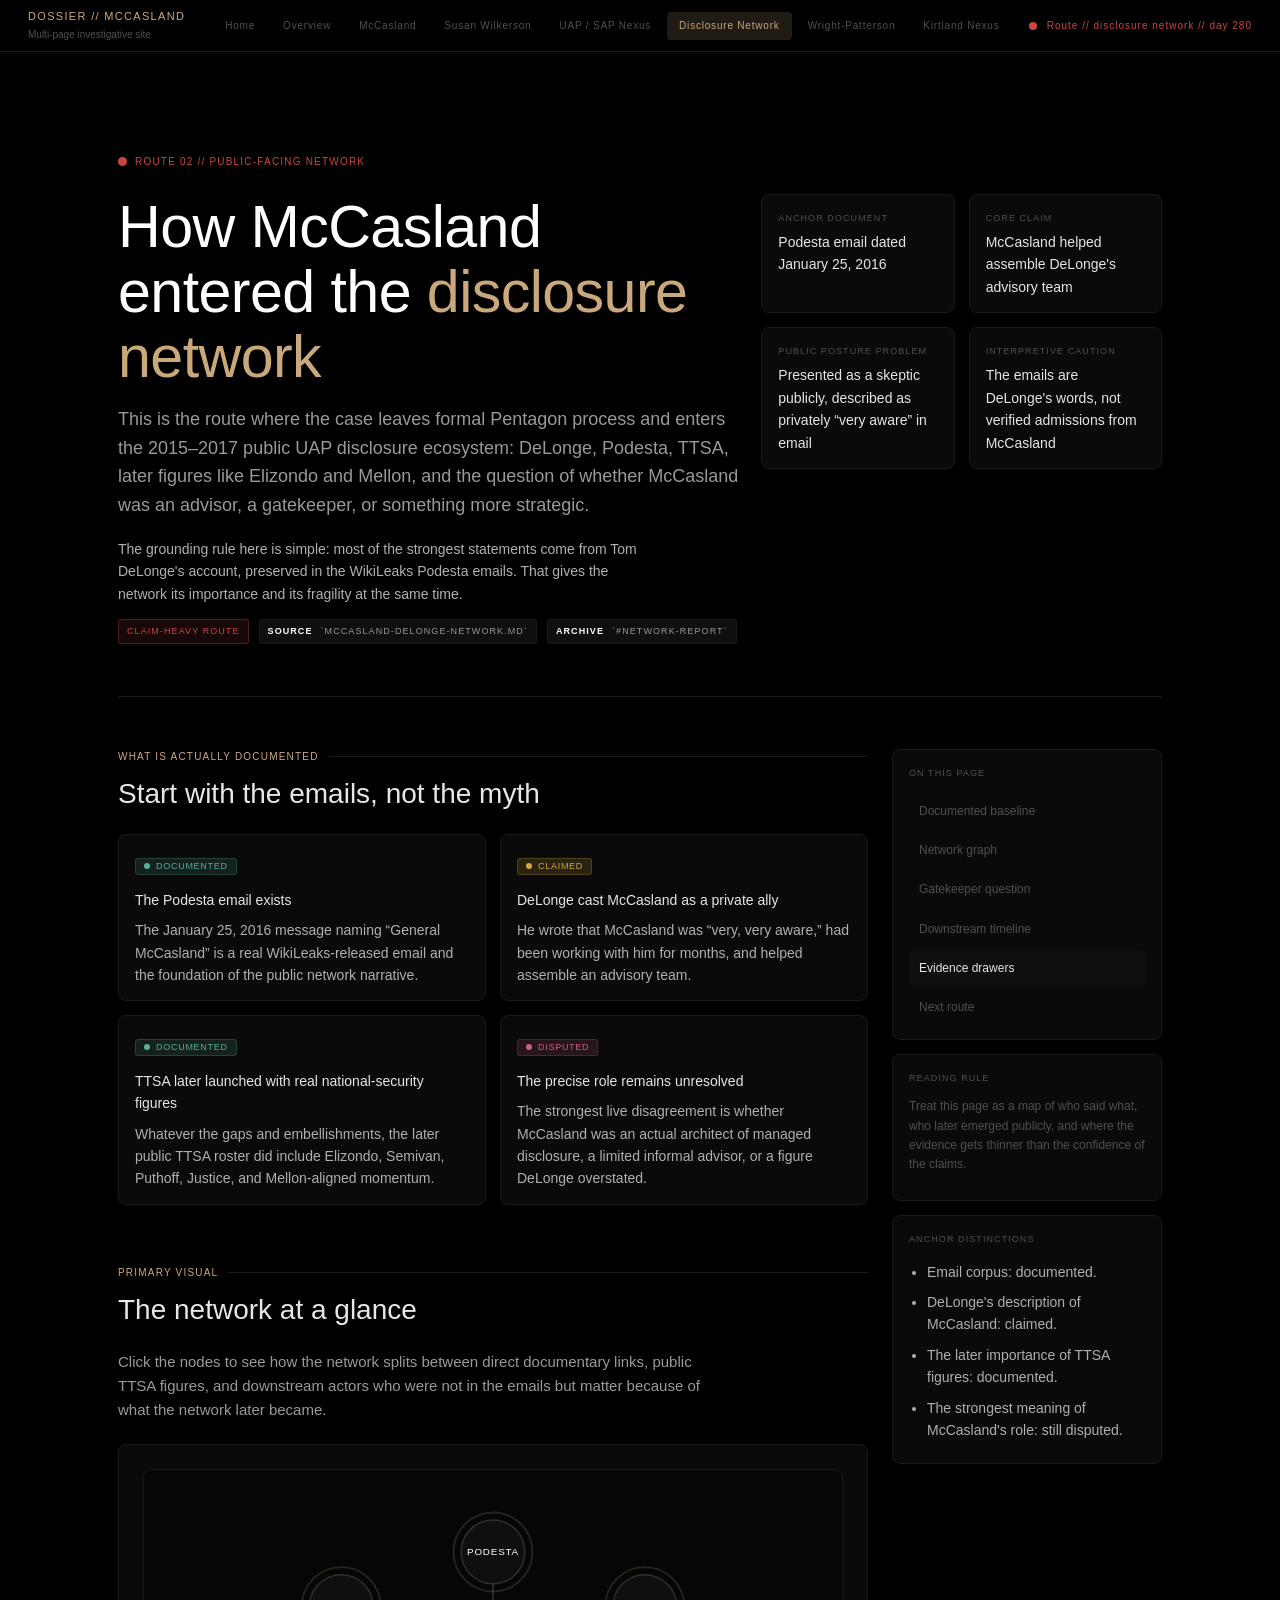
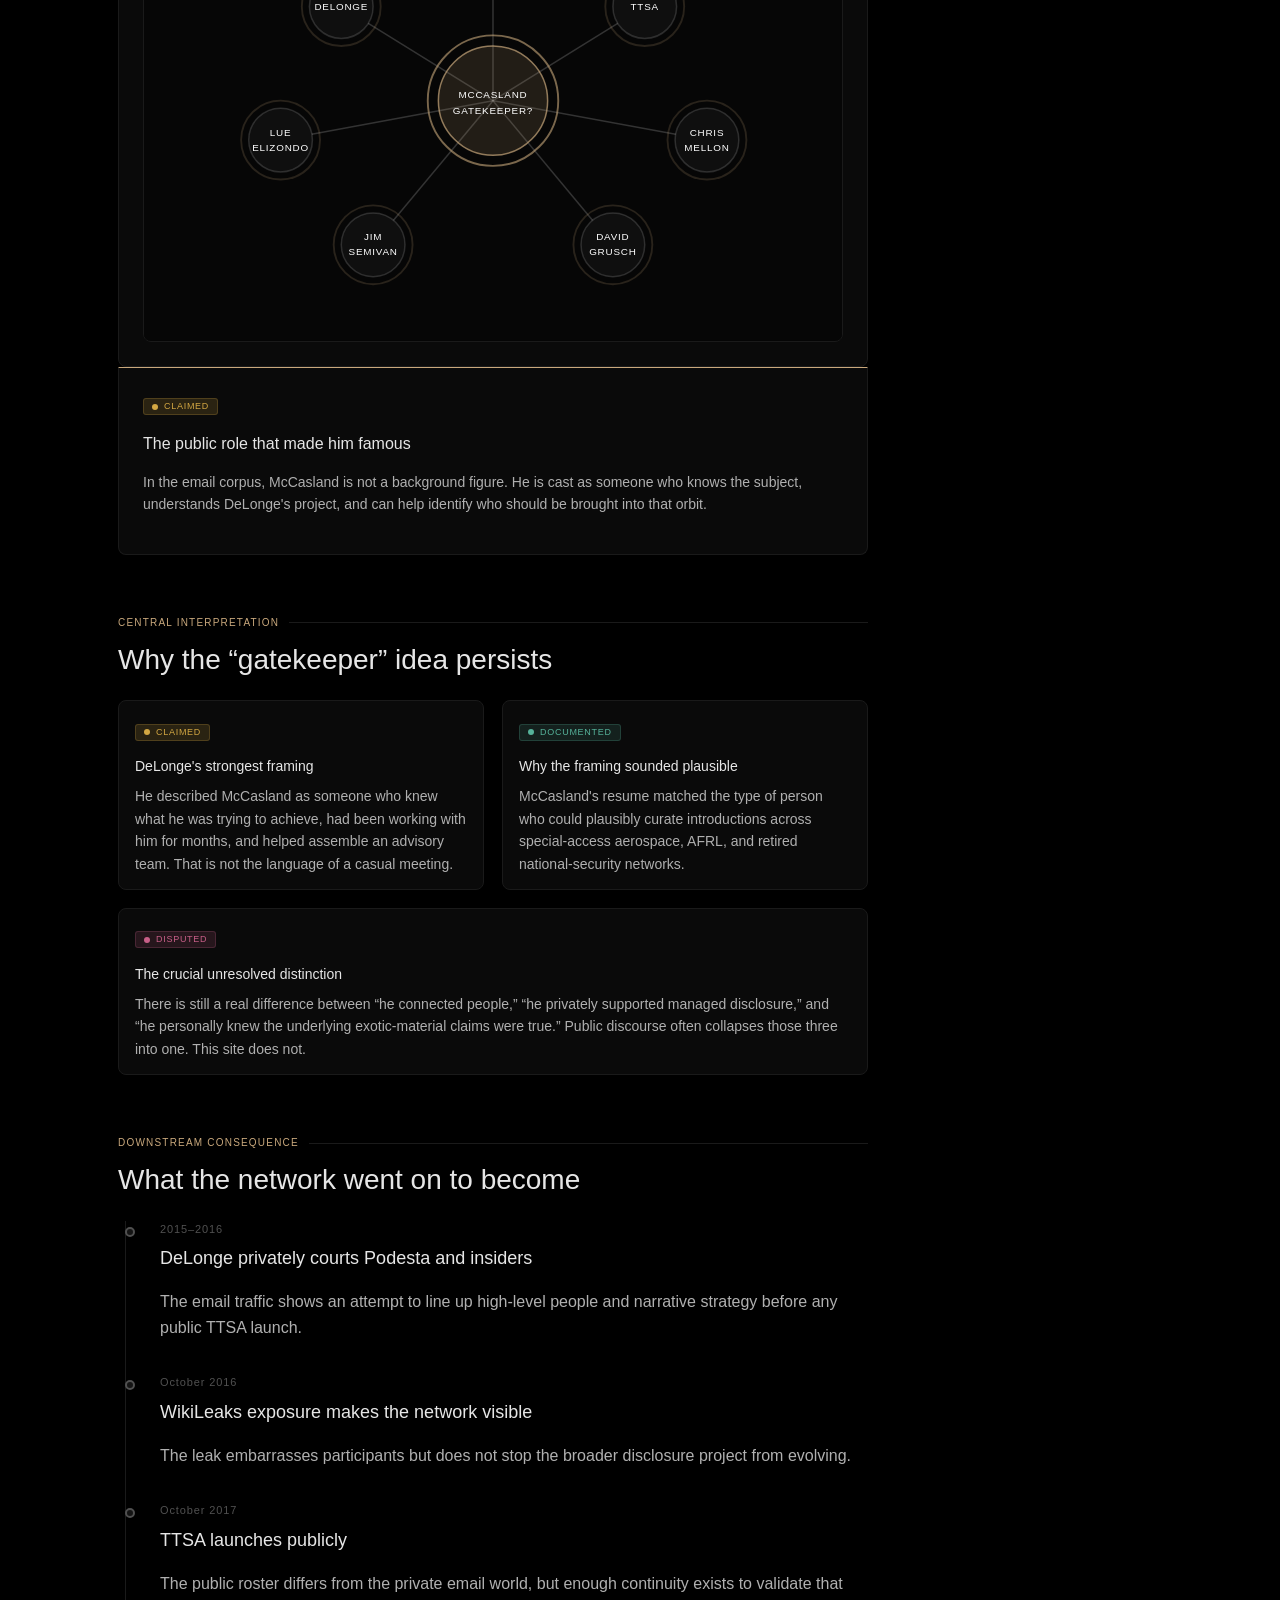
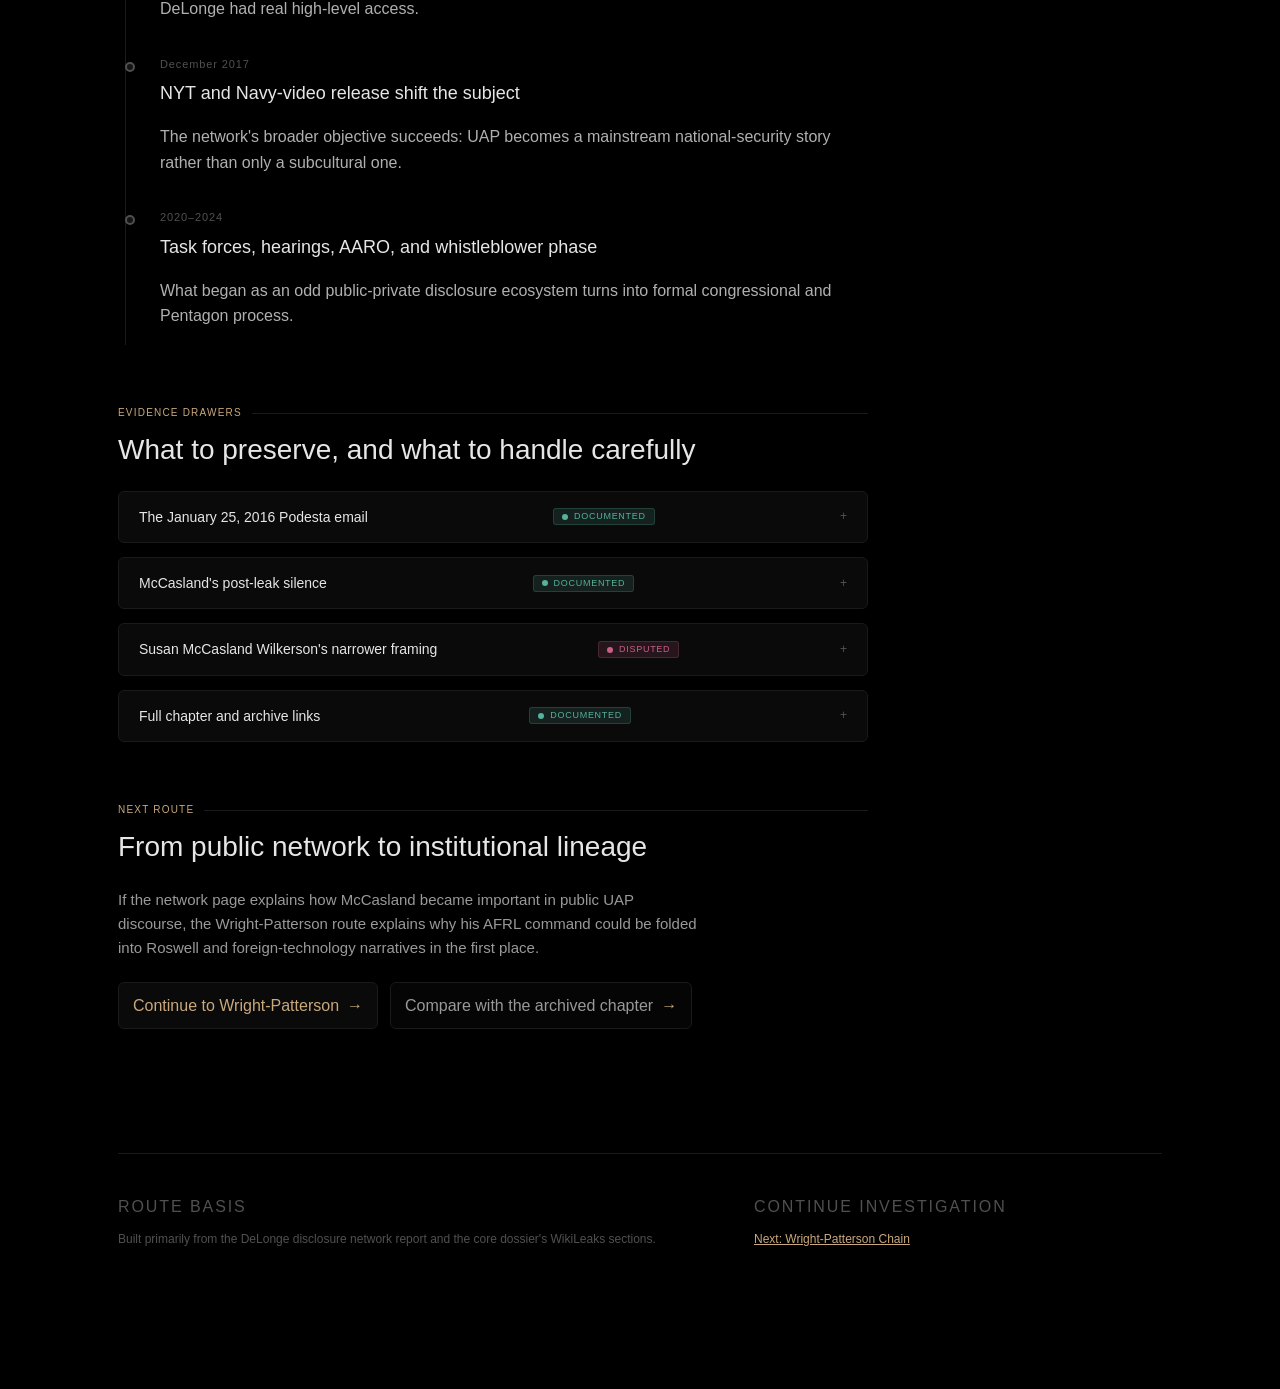
<file: disclosure-network.html>
<!DOCTYPE html>
<html lang="en">
<head>
  <meta charset="UTF-8">
  <meta name="viewport" content="width=device-width, initial-scale=1.0">
  <title>Disclosure Network | McCasland Investigation</title>
  <link rel="icon" href="data:,">
  <link rel="stylesheet" href="assets/site.css">
  <script defer src="assets/site.js"></script>
</head>
<body>
  <nav class="global-nav" aria-label="Primary">
    <div class="brand-lockup">
      <div class="brand-label">Dossier // McCasland</div>
      <div class="brand-subtitle">Multi-page investigative site</div>
    </div>
    <div class="nav-links">
      <a class="nav-link" data-nav-file="index.html" href="index.html">Home</a>
      <a class="nav-link" data-nav-file="mccasland-investigation.html" href="mccasland-investigation.html">Overview</a>
      <a class="nav-link" data-nav-file="profile-mccasland.html" href="profile-mccasland.html">McCasland</a>
      <a class="nav-link" data-nav-file="profile-susan.html" href="profile-susan.html">Susan Wilkerson</a>
      <a class="nav-link" data-nav-file="uap-sap-nexus.html" href="uap-sap-nexus.html">UAP / SAP Nexus</a>
      <a class="nav-link" data-nav-file="disclosure-network.html" href="disclosure-network.html">Disclosure Network</a>
      <a class="nav-link" data-nav-file="wright-patterson-chain.html" href="wright-patterson-chain.html">Wright-Patterson</a>
      <a class="nav-link" data-nav-file="kirtland-nexus.html" href="kirtland-nexus.html">Kirtland Nexus</a>
      <a class="nav-link" data-nav-file="disappearance-forensics.html" href="disappearance-forensics.html">Forensics</a>
      <a class="nav-link" data-nav-file="mccasland-investigation-legacy-2026-03-12.html" href="mccasland-investigation-legacy-2026-03-12.html">Archive</a>
    </div>
    <div class="nav-status" id="nav-day-status">Route // disclosure network</div>
  </nav>

  <div class="site-shell">
    <div class="page-frame">
      <header class="hero-panel">
        <div class="eyebrow">Route 02 // public-facing network</div>
        <div class="hero-grid">
          <div>
            <h1 class="hero-title">How McCasland entered the <strong>disclosure network</strong></h1>
            <p class="hero-subtitle">
              This is the route where the case leaves formal Pentagon process and enters the 2015–2017 public
              UAP disclosure ecosystem: DeLonge, Podesta, TTSA, later figures like Elizondo and Mellon, and the
              question of whether McCasland was an advisor, a gatekeeper, or something more strategic.
            </p>
            <p class="hero-copy">
              The grounding rule here is simple: most of the strongest statements come from Tom DeLonge's
              account, preserved in the WikiLeaks Podesta emails. That gives the network its importance and its
              fragility at the same time.
            </p>
            <div class="chip-row">
              <span class="status-pill alert">Claim-heavy route</span>
              <span class="chip"><strong>Source</strong> `mccasland-delonge-network.md`</span>
              <span class="chip"><strong>Archive</strong> `#network-report`</span>
            </div>
          </div>

          <div class="hero-meta-grid">
            <article class="meta-card">
              <div class="meta-label">Anchor document</div>
              <div class="meta-value">Podesta email dated January 25, 2016</div>
            </article>
            <article class="meta-card">
              <div class="meta-label">Core claim</div>
              <div class="meta-value">McCasland helped assemble DeLonge's advisory team</div>
            </article>
            <article class="meta-card">
              <div class="meta-label">Public posture problem</div>
              <div class="meta-value">Presented as a skeptic publicly, described as privately “very aware” in email</div>
            </article>
            <article class="meta-card">
              <div class="meta-label">Interpretive caution</div>
              <div class="meta-value">The emails are DeLonge's words, not verified admissions from McCasland</div>
            </article>
          </div>
        </div>
      </header>

      <div class="content-grid">
        <main class="content-main">
          <section class="section-block" id="catalog">
            <div class="section-kicker">What is actually documented</div>
            <h2 class="section-title">Start with the emails, not the myth</h2>
            <div class="summary-grid">
              <article class="summary-card">
                <span class="evidence-label documented">Documented</span>
                <h3>The Podesta email exists</h3>
                <p>The January 25, 2016 message naming “General McCasland” is a real WikiLeaks-released email and the foundation of the public network narrative.</p>
              </article>
              <article class="summary-card">
                <span class="evidence-label claimed">Claimed</span>
                <h3>DeLonge cast McCasland as a private ally</h3>
                <p>He wrote that McCasland was “very, very aware,” had been working with him for months, and helped assemble an advisory team.</p>
              </article>
              <article class="summary-card">
                <span class="evidence-label documented">Documented</span>
                <h3>TTSA later launched with real national-security figures</h3>
                <p>Whatever the gaps and embellishments, the later public TTSA roster did include Elizondo, Semivan, Puthoff, Justice, and Mellon-aligned momentum.</p>
              </article>
              <article class="summary-card">
                <span class="evidence-label disputed">Disputed</span>
                <h3>The precise role remains unresolved</h3>
                <p>The strongest live disagreement is whether McCasland was an actual architect of managed disclosure, a limited informal advisor, or a figure DeLonge overstated.</p>
              </article>
            </div>
          </section>

          <section class="section-block" id="graph">
            <div class="section-kicker">Primary visual</div>
            <h2 class="section-title">The network at a glance</h2>
            <p class="section-intro">
              Click the nodes to see how the network splits between direct documentary links, public TTSA figures,
              and downstream actors who were not in the emails but matter because of what the network later became.
            </p>

            <div class="figure-shell" data-diagram>
              <article class="figure-card">
                <div class="diagram-stage">
                  <svg viewBox="0 0 920 620" role="img" aria-labelledby="network-title network-desc">
                    <title id="network-title">Disclosure network graph</title>
                    <desc id="network-desc">A graph connecting Podesta, DeLonge, McCasland, TTSA advisors, and downstream disclosure figures.</desc>
                    <rect width="920" height="620" fill="#060606"/>
                    <path class="diagram-edge" d="M460 304 460 108"/>
                    <path class="diagram-edge" d="M460 304 260 180"/>
                    <path class="diagram-edge" d="M460 304 660 180"/>
                    <path class="diagram-edge" d="M460 304 180 356"/>
                    <path class="diagram-edge" d="M460 304 742 356"/>
                    <path class="diagram-edge" d="M460 304 302 494"/>
                    <path class="diagram-edge" d="M460 304 618 494"/>

                    <g class="diagram-node active" data-node="mccasland" tabindex="0" role="button" aria-label="McCasland node">
                      <circle class="node-ring" cx="460" cy="304" r="86"/>
                      <circle class="node-core" cx="460" cy="304" r="72"/>
                      <text x="460" y="300" text-anchor="middle">McCasland</text>
                      <text x="460" y="322" text-anchor="middle">gatekeeper?</text>
                    </g>

                    <g class="diagram-node" data-node="podesta" tabindex="0" role="button" aria-label="Podesta node">
                      <circle class="node-ring" cx="460" cy="108" r="52"/>
                      <circle class="node-core" cx="460" cy="108" r="42"/>
                      <text x="460" y="112" text-anchor="middle">Podesta</text>
                    </g>

                    <g class="diagram-node" data-node="delonge" tabindex="0" role="button" aria-label="DeLonge node">
                      <circle class="node-ring" cx="260" cy="180" r="52"/>
                      <circle class="node-core" cx="260" cy="180" r="42"/>
                      <text x="260" y="184" text-anchor="middle">DeLonge</text>
                    </g>

                    <g class="diagram-node" data-node="ttsa" tabindex="0" role="button" aria-label="TTSA node">
                      <circle class="node-ring" cx="660" cy="180" r="52"/>
                      <circle class="node-core" cx="660" cy="180" r="42"/>
                      <text x="660" y="184" text-anchor="middle">TTSA</text>
                    </g>

                    <g class="diagram-node" data-node="elizondo" tabindex="0" role="button" aria-label="Elizondo node">
                      <circle class="node-ring" cx="180" cy="356" r="52"/>
                      <circle class="node-core" cx="180" cy="356" r="42"/>
                      <text x="180" y="350" text-anchor="middle">Lue</text>
                      <text x="180" y="370" text-anchor="middle">Elizondo</text>
                    </g>

                    <g class="diagram-node" data-node="mellon" tabindex="0" role="button" aria-label="Mellon node">
                      <circle class="node-ring" cx="742" cy="356" r="52"/>
                      <circle class="node-core" cx="742" cy="356" r="42"/>
                      <text x="742" y="350" text-anchor="middle">Chris</text>
                      <text x="742" y="370" text-anchor="middle">Mellon</text>
                    </g>

                    <g class="diagram-node" data-node="semivan" tabindex="0" role="button" aria-label="Semivan node">
                      <circle class="node-ring" cx="302" cy="494" r="52"/>
                      <circle class="node-core" cx="302" cy="494" r="42"/>
                      <text x="302" y="488" text-anchor="middle">Jim</text>
                      <text x="302" y="508" text-anchor="middle">Semivan</text>
                    </g>

                    <g class="diagram-node" data-node="grusch" tabindex="0" role="button" aria-label="Grusch node">
                      <circle class="node-ring" cx="618" cy="494" r="52"/>
                      <circle class="node-core" cx="618" cy="494" r="42"/>
                      <text x="618" y="488" text-anchor="middle">David</text>
                      <text x="618" y="508" text-anchor="middle">Grusch</text>
                    </g>
                  </svg>
                </div>
              </article>

              <article class="figure-card">
                <div class="diagram-panel active" data-panel="mccasland">
                  <span class="evidence-label claimed">Claimed</span>
                  <h3>The public role that made him famous</h3>
                  <p>
                    In the email corpus, McCasland is not a background figure. He is cast as someone who knows
                    the subject, understands DeLonge's project, and can help identify who should be brought into
                    that orbit.
                  </p>
                </div>

                <div class="diagram-panel" data-panel="podesta">
                  <span class="evidence-label documented">Documented</span>
                  <h3>Podesta is the political hinge</h3>
                  <p>
                    Podesta's role matters because he was already publicly interested in UFO disclosure. The
                    emails place the UAP discussion inside a serious political channel, not just a fringe scene.
                  </p>
                </div>

                <div class="diagram-panel" data-panel="delonge">
                  <span class="evidence-label claimed">Claimed</span>
                  <h3>DeLonge is both source and distortion risk</h3>
                  <p>
                    He is the reason the network became visible at all, but he is also the voice through which
                    many of the most dramatic claims were made. That makes him indispensable and unstable at once.
                  </p>
                </div>

                <div class="diagram-panel" data-panel="ttsa">
                  <span class="evidence-label documented">Documented</span>
                  <h3>TTSA proved the network was not imaginary</h3>
                  <p>
                    The later public launch showed that DeLonge really was assembling a credible advisory world.
                    The exact overlap between the private and public rosters remains part of the mystery.
                  </p>
                </div>

                <div class="diagram-panel" data-panel="elizondo">
                  <span class="evidence-label documented">Documented</span>
                  <h3>Elizondo represents the operational disclosure phase</h3>
                  <p>
                    He was not named in the Podesta emails directly, but he became one of the most consequential
                    public faces of what the TTSA-era network later achieved.
                  </p>
                </div>

                <div class="diagram-panel" data-panel="mellon">
                  <span class="evidence-label documented">Documented</span>
                  <h3>Mellon bridged insider legitimacy and media strategy</h3>
                  <p>
                    Mellon helped the UAP story move from a niche subculture into mainstream reporting and
                    congressional seriousness. He is part of the network's downstream impact.
                  </p>
                </div>

                <div class="diagram-panel" data-panel="semivan">
                  <span class="evidence-label documented">Documented</span>
                  <h3>Semivan marks the intelligence depth of the project</h3>
                  <p>
                    His CIA background is one reason the advisory world did not read as mere entertainment. It
                    reinforced the sense that experienced insiders were deliberately shaping the message.
                  </p>
                </div>

                <div class="diagram-panel" data-panel="grusch">
                  <span class="evidence-label inferred">Inferred</span>
                  <h3>Grusch is the downstream consequence, not an original node</h3>
                  <p>
                    He is not part of the 2015–2016 email circle, but the later whistleblower era makes much more
                    sense once the TTSA and Podesta channels are understood as an earlier public-opening phase.
                  </p>
                </div>
              </article>
            </div>
          </section>

          <section class="section-block" id="gatekeeper">
            <div class="section-kicker">Central interpretation</div>
            <h2 class="section-title">Why the “gatekeeper” idea persists</h2>
            <div class="dual-column">
              <article class="surface-card">
                <span class="evidence-label claimed">Claimed</span>
                <h3>DeLonge's strongest framing</h3>
                <p>
                  He described McCasland as someone who knew what he was trying to achieve, had been working with
                  him for months, and helped assemble an advisory team. That is not the language of a casual meeting.
                </p>
              </article>

              <article class="surface-card">
                <span class="evidence-label documented">Documented</span>
                <h3>Why the framing sounded plausible</h3>
                <p>
                  McCasland's resume matched the type of person who could plausibly curate introductions across
                  special-access aerospace, AFRL, and retired national-security networks.
                </p>
              </article>
            </div>

            <div class="callout-card" style="margin-top: 18px;">
              <span class="evidence-label disputed">Disputed</span>
              <h3>The crucial unresolved distinction</h3>
              <p>
                There is still a real difference between “he connected people,” “he privately supported managed
                disclosure,” and “he personally knew the underlying exotic-material claims were true.” Public
                discourse often collapses those three into one. This site does not.
              </p>
            </div>
          </section>

          <section class="section-block" id="timeline">
            <div class="section-kicker">Downstream consequence</div>
            <h2 class="section-title">What the network went on to become</h2>
            <div class="timeline-rail">
              <article class="timeline-item">
                <div class="timeline-date">2015–2016</div>
                <h3>DeLonge privately courts Podesta and insiders</h3>
                <p>The email traffic shows an attempt to line up high-level people and narrative strategy before any public TTSA launch.</p>
              </article>
              <article class="timeline-item">
                <div class="timeline-date">October 2016</div>
                <h3>WikiLeaks exposure makes the network visible</h3>
                <p>The leak embarrasses participants but does not stop the broader disclosure project from evolving.</p>
              </article>
              <article class="timeline-item">
                <div class="timeline-date">October 2017</div>
                <h3>TTSA launches publicly</h3>
                <p>The public roster differs from the private email world, but enough continuity exists to validate that DeLonge had real high-level access.</p>
              </article>
              <article class="timeline-item">
                <div class="timeline-date">December 2017</div>
                <h3>NYT and Navy-video release shift the subject</h3>
                <p>The network's broader objective succeeds: UAP becomes a mainstream national-security story rather than only a subcultural one.</p>
              </article>
              <article class="timeline-item">
                <div class="timeline-date">2020–2024</div>
                <h3>Task forces, hearings, AARO, and whistleblower phase</h3>
                <p>What began as an odd public-private disclosure ecosystem turns into formal congressional and Pentagon process.</p>
              </article>
            </div>
          </section>

          <section class="section-block" id="evidence">
            <div class="section-kicker">Evidence drawers</div>
            <h2 class="section-title">What to preserve, and what to handle carefully</h2>
            <div class="drawer-group">
              <details class="drawer">
                <summary>
                  <span>The January 25, 2016 Podesta email</span>
                  <span class="evidence-label documented">Documented</span>
                </summary>
                <div class="drawer-body">
                  <p>
                    This is the source of the claims that McCasland was “very, very aware,” that DeLonge had been
                    working with him for months, and that he helped assemble an advisory team. It is the single
                    most important public document in this route.
                  </p>
                </div>
              </details>

              <details class="drawer">
                <summary>
                  <span>McCasland's post-leak silence</span>
                  <span class="evidence-label documented">Documented</span>
                </summary>
                <div class="drawer-body">
                  <p>
                    The source report treats his lack of public denial as significant. Silence does not prove the
                    content of DeLonge's claims, but it did leave the email narrative largely uncontested in public.
                  </p>
                </div>
              </details>

              <details class="drawer">
                <summary>
                  <span>Susan McCasland Wilkerson's narrower framing</span>
                  <span class="evidence-label disputed">Disputed</span>
                </summary>
                <div class="drawer-body">
                  <p>
                    Her public statements later characterized McCasland's To The Stars involvement as brief,
                    unpaid, and tied to military/technical advice for fiction or media. That narrows the public
                    image significantly compared with the bolder gatekeeper interpretation.
                  </p>
                </div>
              </details>

              <details class="drawer">
                <summary>
                  <span>Full chapter and archive links</span>
                  <span class="evidence-label documented">Documented</span>
                </summary>
                <div class="drawer-body">
                  <ul class="source-list">
                    <li><a class="text-link" href="mccasland-delonge-network.md">Open the source markdown</a></li>
                    <li><a class="text-link" href="mccasland-investigation-legacy-2026-03-12.html#network-report">Open the archived HTML chapter</a></li>
                  </ul>
                </div>
              </details>
            </div>
          </section>

          <section class="section-block" id="next">
            <div class="section-kicker">Next route</div>
            <h2 class="section-title">From public network to institutional lineage</h2>
            <p class="section-intro">
              If the network page explains how McCasland became important in public UAP discourse, the
              Wright-Patterson route explains why his AFRL command could be folded into Roswell and foreign-technology
              narratives in the first place.
            </p>
            <div class="button-row">
              <a class="button-link" href="wright-patterson-chain.html">Continue to Wright-Patterson</a>
              <a class="button-link ghost" href="mccasland-investigation-legacy-2026-03-12.html#network-report">Compare with the archived chapter</a>
            </div>
          </section>
        </main>

        <aside class="side-rail">
          <div class="rail-card">
            <div class="rail-label">On this page</div>
            <nav class="section-nav" aria-label="Section navigation">
              <a class="section-link" data-section-link href="#catalog">Documented baseline</a>
              <a class="section-link" data-section-link href="#graph">Network graph</a>
              <a class="section-link" data-section-link href="#gatekeeper">Gatekeeper question</a>
              <a class="section-link" data-section-link href="#timeline">Downstream timeline</a>
              <a class="section-link" data-section-link href="#evidence">Evidence drawers</a>
              <a class="section-link" data-section-link href="#next">Next route</a>
            </nav>
            <label class="visually-hidden" for="network-jump">Jump to section</label>
            <select class="jump-select" data-jump-select id="network-jump">
              <option value="">Jump to section</option>
              <option value="#catalog">Documented baseline</option>
              <option value="#graph">Network graph</option>
              <option value="#gatekeeper">Gatekeeper question</option>
              <option value="#timeline">Downstream timeline</option>
              <option value="#evidence">Evidence drawers</option>
              <option value="#next">Next route</option>
            </select>
          </div>

          <div class="legend-card">
            <div class="legend-label">Reading rule</div>
            <p class="caption">
              Treat this page as a map of who said what, who later emerged publicly, and where the evidence gets
              thinner than the confidence of the claims.
            </p>
          </div>

          <div class="rail-card">
            <div class="rail-label">Anchor distinctions</div>
            <ul class="fact-list">
              <li>Email corpus: documented.</li>
              <li>DeLonge's description of McCasland: claimed.</li>
              <li>The later importance of TTSA figures: documented.</li>
              <li>The strongest meaning of McCasland's role: still disputed.</li>
            </ul>
          </div>
        </aside>
      </div>

      <footer class="footer">
        <div class="footer-grid">
          <div>
            <div class="footer-label">Route basis</div>
            <p>Built primarily from the DeLonge disclosure network report and the core dossier's WikiLeaks sections.</p>
          </div>
          <div>
            <div class="footer-label">Continue investigation</div>
            <p><a href="wright-patterson-chain.html">Next: Wright-Patterson Chain</a></p>
          </div>
        </div>
      </footer>
    </div>
  </div>
</body>
</html>
</file>
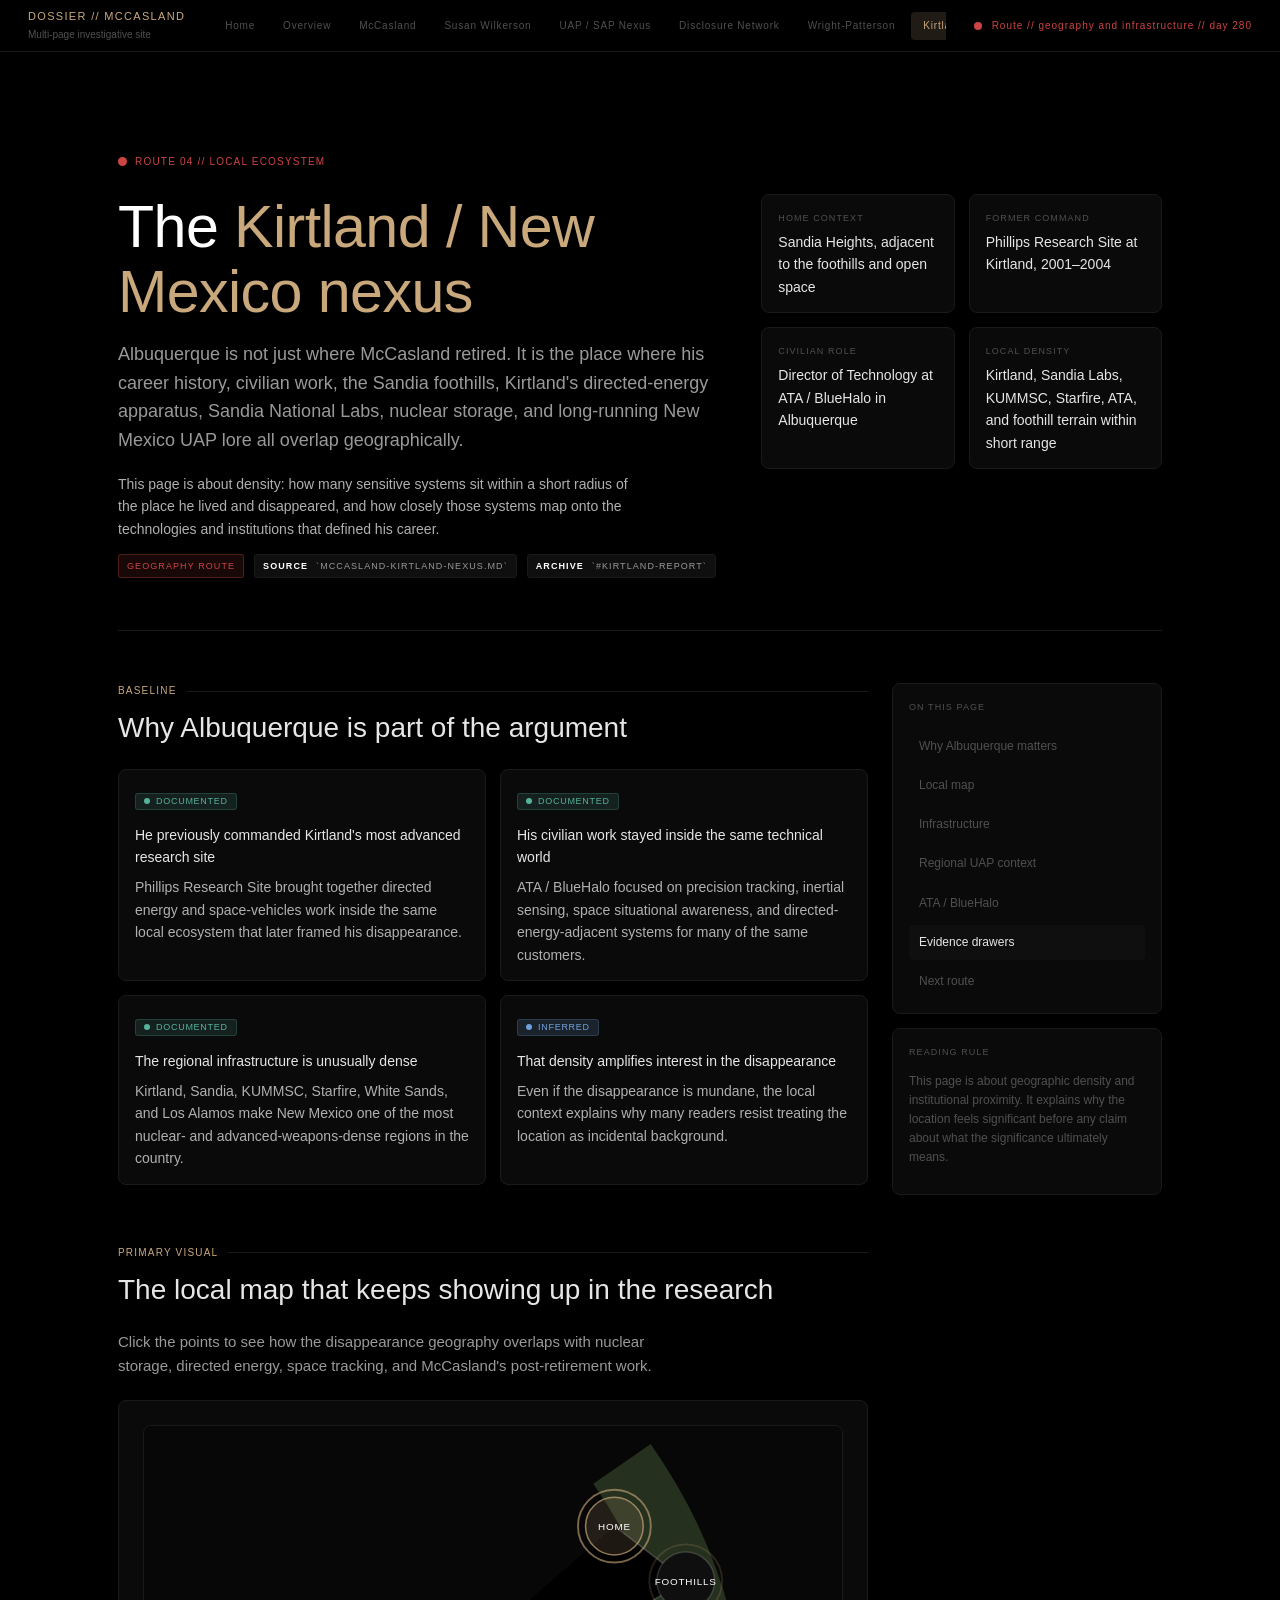
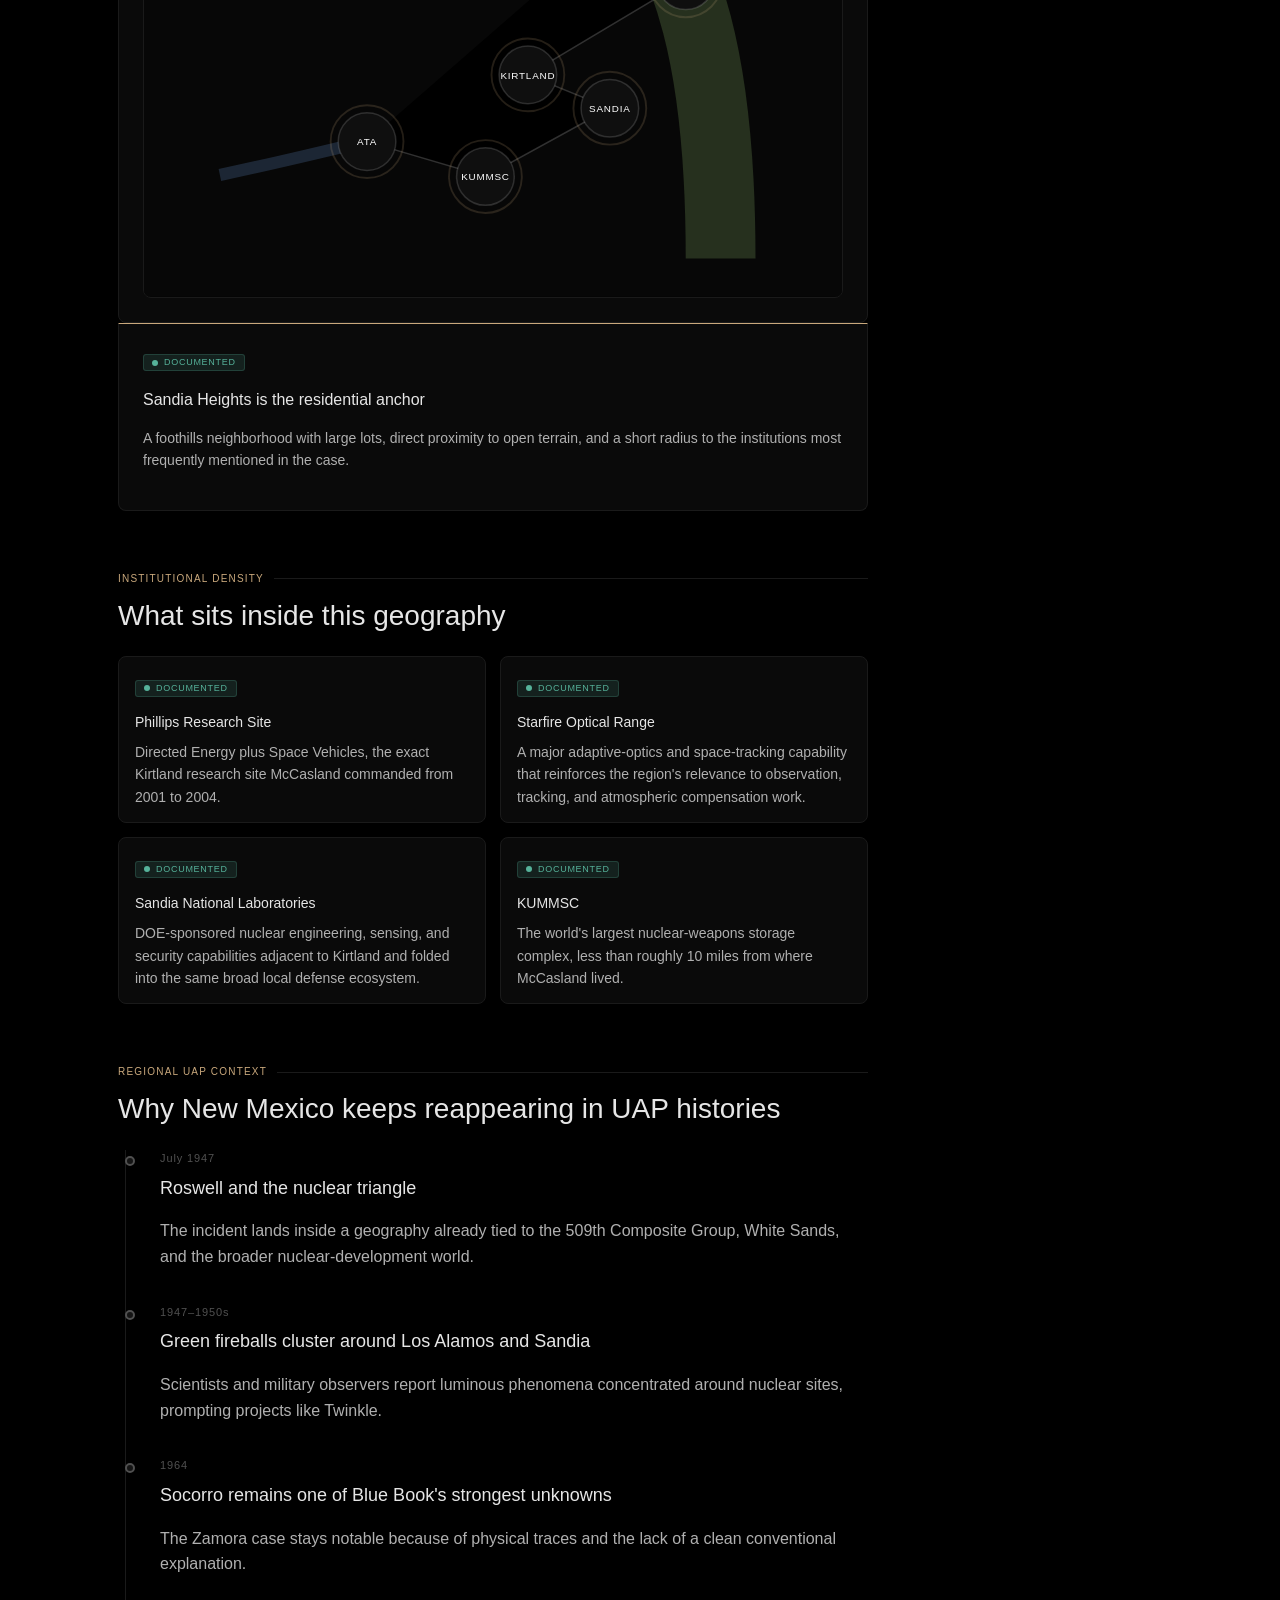
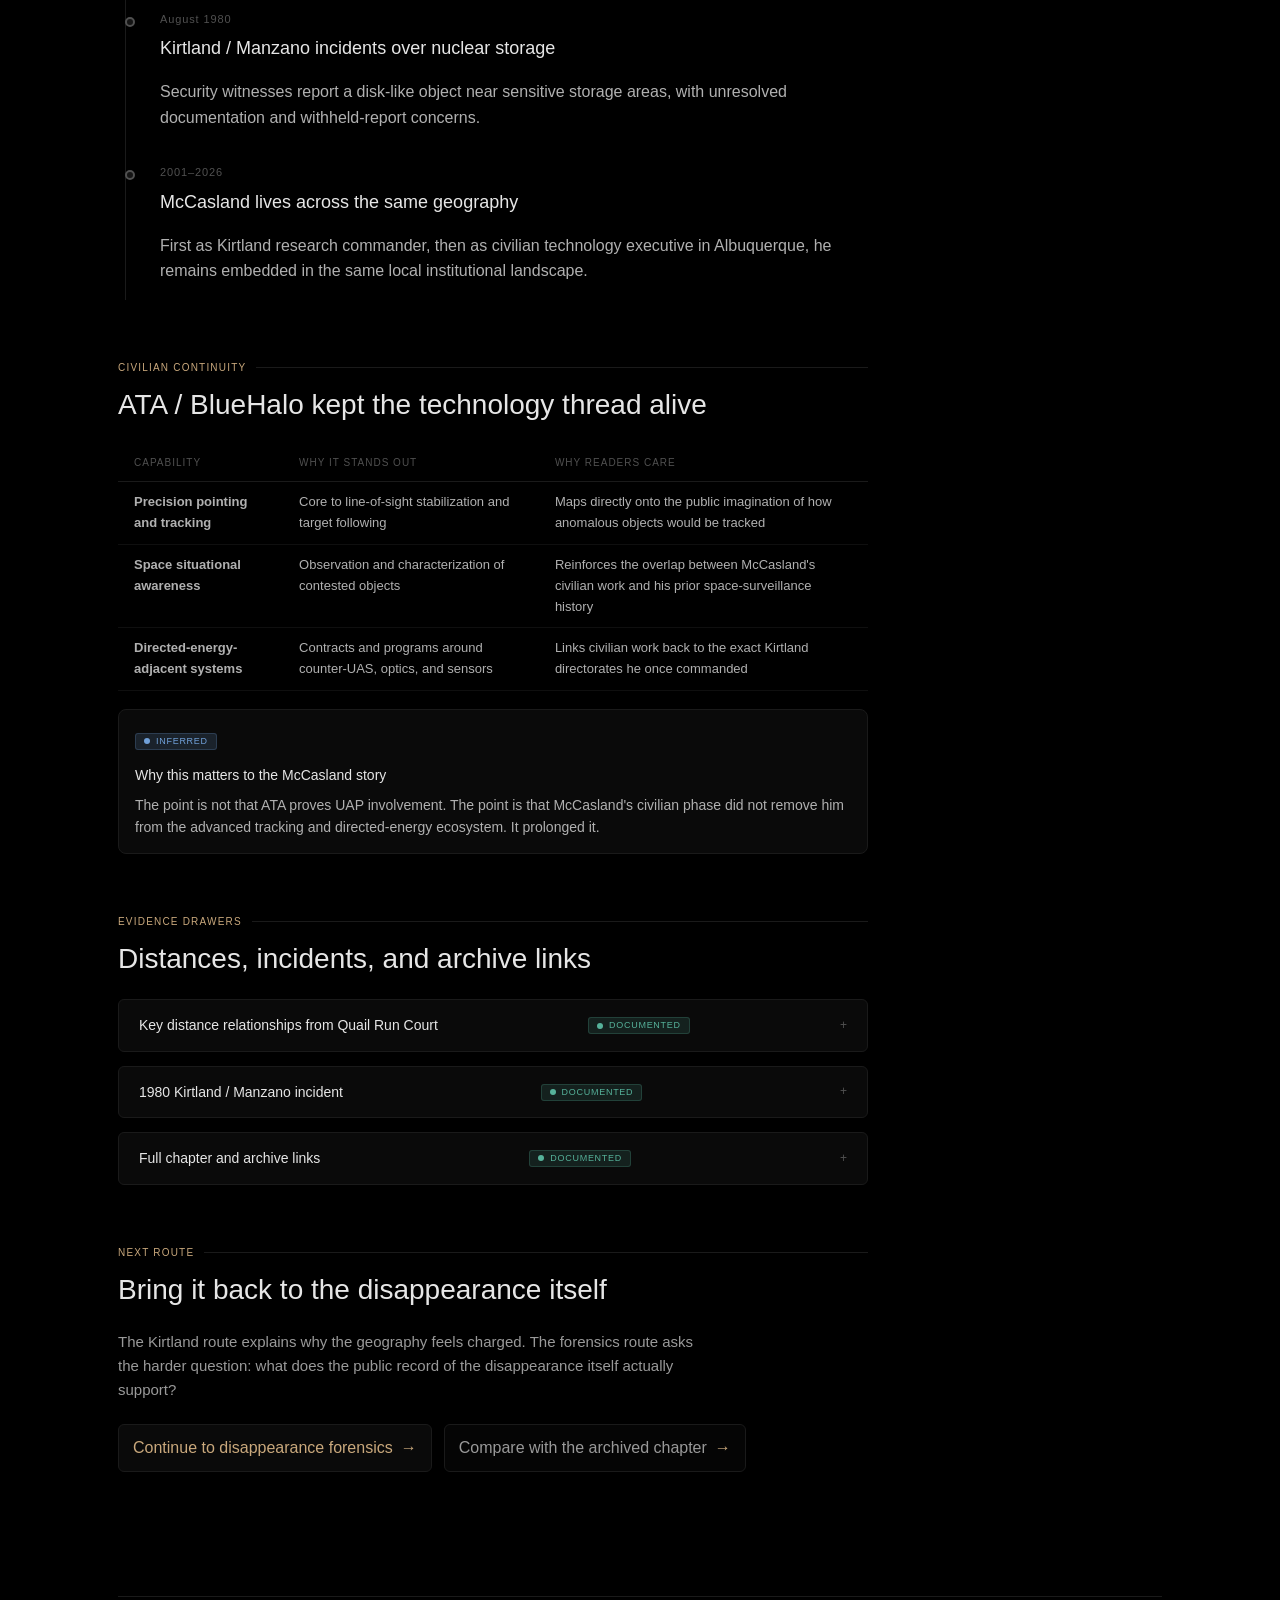
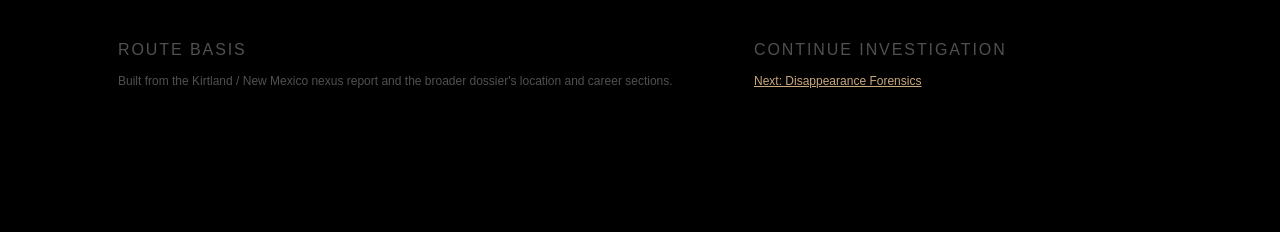
<file: kirtland-nexus.html>
<!DOCTYPE html>
<html lang="en">
<head>
  <meta charset="UTF-8">
  <meta name="viewport" content="width=device-width, initial-scale=1.0">
  <title>Kirtland Nexus | McCasland Investigation</title>
  <link rel="icon" href="data:,">
  <link rel="stylesheet" href="assets/site.css">
  <script defer src="assets/site.js"></script>
</head>
<body>
  <nav class="global-nav" aria-label="Primary">
    <div class="brand-lockup">
      <div class="brand-label">Dossier // McCasland</div>
      <div class="brand-subtitle">Multi-page investigative site</div>
    </div>
    <div class="nav-links">
      <a class="nav-link" data-nav-file="index.html" href="index.html">Home</a>
      <a class="nav-link" data-nav-file="mccasland-investigation.html" href="mccasland-investigation.html">Overview</a>
      <a class="nav-link" data-nav-file="profile-mccasland.html" href="profile-mccasland.html">McCasland</a>
      <a class="nav-link" data-nav-file="profile-susan.html" href="profile-susan.html">Susan Wilkerson</a>
      <a class="nav-link" data-nav-file="uap-sap-nexus.html" href="uap-sap-nexus.html">UAP / SAP Nexus</a>
      <a class="nav-link" data-nav-file="disclosure-network.html" href="disclosure-network.html">Disclosure Network</a>
      <a class="nav-link" data-nav-file="wright-patterson-chain.html" href="wright-patterson-chain.html">Wright-Patterson</a>
      <a class="nav-link" data-nav-file="kirtland-nexus.html" href="kirtland-nexus.html">Kirtland Nexus</a>
      <a class="nav-link" data-nav-file="disappearance-forensics.html" href="disappearance-forensics.html">Forensics</a>
      <a class="nav-link" data-nav-file="mccasland-investigation-legacy-2026-03-12.html" href="mccasland-investigation-legacy-2026-03-12.html">Archive</a>
    </div>
    <div class="nav-status" id="nav-day-status">Route // geography and infrastructure</div>
  </nav>

  <div class="site-shell">
    <div class="page-frame">
      <header class="hero-panel">
        <div class="eyebrow">Route 04 // local ecosystem</div>
        <div class="hero-grid">
          <div>
            <h1 class="hero-title">The <strong>Kirtland / New Mexico nexus</strong></h1>
            <p class="hero-subtitle">
              Albuquerque is not just where McCasland retired. It is the place where his career history,
              civilian work, the Sandia foothills, Kirtland's directed-energy apparatus, Sandia National Labs,
              nuclear storage, and long-running New Mexico UAP lore all overlap geographically.
            </p>
            <p class="hero-copy">
              This page is about density: how many sensitive systems sit within a short radius of the place he
              lived and disappeared, and how closely those systems map onto the technologies and institutions that
              defined his career.
            </p>
            <div class="chip-row">
              <span class="status-pill alert">Geography route</span>
              <span class="chip"><strong>Source</strong> `mccasland-kirtland-nexus.md`</span>
              <span class="chip"><strong>Archive</strong> `#kirtland-report`</span>
            </div>
          </div>

          <div class="hero-meta-grid">
            <article class="meta-card">
              <div class="meta-label">Home context</div>
              <div class="meta-value">Sandia Heights, adjacent to the foothills and open space</div>
            </article>
            <article class="meta-card">
              <div class="meta-label">Former command</div>
              <div class="meta-value">Phillips Research Site at Kirtland, 2001–2004</div>
            </article>
            <article class="meta-card">
              <div class="meta-label">Civilian role</div>
              <div class="meta-value">Director of Technology at ATA / BlueHalo in Albuquerque</div>
            </article>
            <article class="meta-card">
              <div class="meta-label">Local density</div>
              <div class="meta-value">Kirtland, Sandia Labs, KUMMSC, Starfire, ATA, and foothill terrain within short range</div>
            </article>
          </div>
        </div>
      </header>

      <div class="content-grid">
        <main class="content-main">
          <section class="section-block" id="why-place">
            <div class="section-kicker">Baseline</div>
            <h2 class="section-title">Why Albuquerque is part of the argument</h2>
            <div class="summary-grid">
              <article class="summary-card">
                <span class="evidence-label documented">Documented</span>
                <h3>He previously commanded Kirtland's most advanced research site</h3>
                <p>Phillips Research Site brought together directed energy and space-vehicles work inside the same local ecosystem that later framed his disappearance.</p>
              </article>
              <article class="summary-card">
                <span class="evidence-label documented">Documented</span>
                <h3>His civilian work stayed inside the same technical world</h3>
                <p>ATA / BlueHalo focused on precision tracking, inertial sensing, space situational awareness, and directed-energy-adjacent systems for many of the same customers.</p>
              </article>
              <article class="summary-card">
                <span class="evidence-label documented">Documented</span>
                <h3>The regional infrastructure is unusually dense</h3>
                <p>Kirtland, Sandia, KUMMSC, Starfire, White Sands, and Los Alamos make New Mexico one of the most nuclear- and advanced-weapons-dense regions in the country.</p>
              </article>
              <article class="summary-card">
                <span class="evidence-label inferred">Inferred</span>
                <h3>That density amplifies interest in the disappearance</h3>
                <p>Even if the disappearance is mundane, the local context explains why many readers resist treating the location as incidental background.</p>
              </article>
            </div>
          </section>

          <section class="section-block" id="map">
            <div class="section-kicker">Primary visual</div>
            <h2 class="section-title">The local map that keeps showing up in the research</h2>
            <p class="section-intro">
              Click the points to see how the disappearance geography overlaps with nuclear storage, directed
              energy, space tracking, and McCasland's post-retirement work.
            </p>

            <div class="figure-shell" data-diagram>
              <article class="figure-card">
                <div class="diagram-stage">
                  <svg viewBox="0 0 920 620" role="img" aria-labelledby="kirtland-title kirtland-desc">
                    <title id="kirtland-title">Kirtland region schematic</title>
                    <desc id="kirtland-desc">A schematic map of Sandia Heights, the foothills, Kirtland, Sandia Labs, KUMMSC, and ATA.</desc>
                    <rect width="920" height="620" fill="#070707"/>
                    <path d="M630 50C720 180 760 310 760 570" fill="none" stroke="#2f3c25" stroke-width="92" opacity=".78"/>
                    <path d="M100 460C250 428 360 398 474 372" fill="none" stroke="#31435f" stroke-width="16" opacity=".52"/>
                    <path class="diagram-edge" d="M620 132 714 204 506 328 614 372 450 462 294 416"/>
                    <g class="diagram-node active" data-node="home" tabindex="0" role="button" aria-label="Home node">
                      <circle class="node-ring" cx="620" cy="132" r="48"/>
                      <circle class="node-core" cx="620" cy="132" r="38"/>
                      <text x="620" y="137" text-anchor="middle">Home</text>
                    </g>
                    <g class="diagram-node" data-node="foothills" tabindex="0" role="button" aria-label="Foothills node">
                      <circle class="node-ring" cx="714" cy="204" r="48"/>
                      <circle class="node-core" cx="714" cy="204" r="38"/>
                      <text x="714" y="209" text-anchor="middle">Foothills</text>
                    </g>
                    <g class="diagram-node" data-node="kirtland" tabindex="0" role="button" aria-label="Kirtland node">
                      <circle class="node-ring" cx="506" cy="328" r="48"/>
                      <circle class="node-core" cx="506" cy="328" r="38"/>
                      <text x="506" y="333" text-anchor="middle">Kirtland</text>
                    </g>
                    <g class="diagram-node" data-node="sandia" tabindex="0" role="button" aria-label="Sandia node">
                      <circle class="node-ring" cx="614" cy="372" r="48"/>
                      <circle class="node-core" cx="614" cy="372" r="38"/>
                      <text x="614" y="377" text-anchor="middle">Sandia</text>
                    </g>
                    <g class="diagram-node" data-node="kummsc" tabindex="0" role="button" aria-label="KUMMSC node">
                      <circle class="node-ring" cx="450" cy="462" r="48"/>
                      <circle class="node-core" cx="450" cy="462" r="38"/>
                      <text x="450" y="467" text-anchor="middle">KUMMSC</text>
                    </g>
                    <g class="diagram-node" data-node="ata" tabindex="0" role="button" aria-label="ATA node">
                      <circle class="node-ring" cx="294" cy="416" r="48"/>
                      <circle class="node-core" cx="294" cy="416" r="38"/>
                      <text x="294" y="421" text-anchor="middle">ATA</text>
                    </g>
                  </svg>
                </div>
              </article>

              <article class="figure-card">
                <div class="diagram-panel active" data-panel="home">
                  <span class="evidence-label documented">Documented</span>
                  <h3>Sandia Heights is the residential anchor</h3>
                  <p>
                    A foothills neighborhood with large lots, direct proximity to open terrain, and a short
                    radius to the institutions most frequently mentioned in the case.
                  </p>
                </div>

                <div class="diagram-panel" data-panel="foothills">
                  <span class="evidence-label documented">Documented</span>
                  <h3>The foothills make disappearance plausible, but not easy</h3>
                  <p>
                    Rugged terrain, ravines, and open-space access can conceal a person. The problem is that
                    heavy search effort still produced no public trace.
                  </p>
                </div>

                <div class="diagram-panel" data-panel="kirtland">
                  <span class="evidence-label documented">Documented</span>
                  <h3>Kirtland is both research and weapons infrastructure</h3>
                  <p>
                    It hosts the directed-energy and space-vehicles directorates, major wings, and the surrounding
                    security environment for some of the most sensitive facilities in the region.
                  </p>
                </div>

                <div class="diagram-panel" data-panel="sandia">
                  <span class="evidence-label documented">Documented</span>
                  <h3>Sandia adds the DOE and nuclear-engineering layer</h3>
                  <p>
                    The lab sits nearby as the engineering arm of the U.S. nuclear-weapons enterprise, creating a
                    multi-agency security and sensor ecosystem rather than a purely Air Force one.
                  </p>
                </div>

                <div class="diagram-panel" data-panel="kummsc">
                  <span class="evidence-label documented">Documented</span>
                  <h3>KUMMSC is the hidden mass below the story</h3>
                  <p>
                    The underground storage complex is one reason the region's security density matters. It also
                    ties local UAP lore to nuclear-asset geography in a way readers find hard to dismiss.
                  </p>
                </div>

                <div class="diagram-panel" data-panel="ata">
                  <span class="evidence-label documented">Documented</span>
                  <h3>ATA / BlueHalo kept him inside the same technology stack</h3>
                  <p>
                    Precision pointing, inertial sensing, EO/IR tracking, and space situational awareness are not
                    just adjacent to the UAP story. They are exactly the kinds of capabilities readers imagine being relevant to it.
                  </p>
                </div>
              </article>
            </div>
          </section>

          <section class="section-block" id="infrastructure">
            <div class="section-kicker">Institutional density</div>
            <h2 class="section-title">What sits inside this geography</h2>
            <div class="summary-grid">
              <article class="summary-card">
                <span class="evidence-label documented">Documented</span>
                <h3>Phillips Research Site</h3>
                <p>Directed Energy plus Space Vehicles, the exact Kirtland research site McCasland commanded from 2001 to 2004.</p>
              </article>
              <article class="summary-card">
                <span class="evidence-label documented">Documented</span>
                <h3>Starfire Optical Range</h3>
                <p>A major adaptive-optics and space-tracking capability that reinforces the region's relevance to observation, tracking, and atmospheric compensation work.</p>
              </article>
              <article class="summary-card">
                <span class="evidence-label documented">Documented</span>
                <h3>Sandia National Laboratories</h3>
                <p>DOE-sponsored nuclear engineering, sensing, and security capabilities adjacent to Kirtland and folded into the same broad local defense ecosystem.</p>
              </article>
              <article class="summary-card">
                <span class="evidence-label documented">Documented</span>
                <h3>KUMMSC</h3>
                <p>The world's largest nuclear-weapons storage complex, less than roughly 10 miles from where McCasland lived.</p>
              </article>
            </div>
          </section>

          <section class="section-block" id="history">
            <div class="section-kicker">Regional UAP context</div>
            <h2 class="section-title">Why New Mexico keeps reappearing in UAP histories</h2>
            <div class="timeline-rail">
              <article class="timeline-item">
                <div class="timeline-date">July 1947</div>
                <h3>Roswell and the nuclear triangle</h3>
                <p>The incident lands inside a geography already tied to the 509th Composite Group, White Sands, and the broader nuclear-development world.</p>
              </article>
              <article class="timeline-item">
                <div class="timeline-date">1947–1950s</div>
                <h3>Green fireballs cluster around Los Alamos and Sandia</h3>
                <p>Scientists and military observers report luminous phenomena concentrated around nuclear sites, prompting projects like Twinkle.</p>
              </article>
              <article class="timeline-item">
                <div class="timeline-date">1964</div>
                <h3>Socorro remains one of Blue Book's strongest unknowns</h3>
                <p>The Zamora case stays notable because of physical traces and the lack of a clean conventional explanation.</p>
              </article>
              <article class="timeline-item">
                <div class="timeline-date">August 1980</div>
                <h3>Kirtland / Manzano incidents over nuclear storage</h3>
                <p>Security witnesses report a disk-like object near sensitive storage areas, with unresolved documentation and withheld-report concerns.</p>
              </article>
              <article class="timeline-item">
                <div class="timeline-date">2001–2026</div>
                <h3>McCasland lives across the same geography</h3>
                <p>First as Kirtland research commander, then as civilian technology executive in Albuquerque, he remains embedded in the same local institutional landscape.</p>
              </article>
            </div>
          </section>

          <section class="section-block" id="ata">
            <div class="section-kicker">Civilian continuity</div>
            <h2 class="section-title">ATA / BlueHalo kept the technology thread alive</h2>
            <div class="table-wrap">
              <table>
                <thead>
                  <tr>
                    <th>Capability</th>
                    <th>Why it stands out</th>
                    <th>Why readers care</th>
                  </tr>
                </thead>
                <tbody>
                  <tr>
                    <td><strong>Precision pointing and tracking</strong></td>
                    <td>Core to line-of-sight stabilization and target following</td>
                    <td>Maps directly onto the public imagination of how anomalous objects would be tracked</td>
                  </tr>
                  <tr>
                    <td><strong>Space situational awareness</strong></td>
                    <td>Observation and characterization of contested objects</td>
                    <td>Reinforces the overlap between McCasland's civilian work and his prior space-surveillance history</td>
                  </tr>
                  <tr>
                    <td><strong>Directed-energy-adjacent systems</strong></td>
                    <td>Contracts and programs around counter-UAS, optics, and sensors</td>
                    <td>Links civilian work back to the exact Kirtland directorates he once commanded</td>
                  </tr>
                </tbody>
              </table>
            </div>

            <div class="callout-card" style="margin-top: 18px;">
              <span class="evidence-label inferred">Inferred</span>
              <h3>Why this matters to the McCasland story</h3>
              <p>
                The point is not that ATA proves UAP involvement. The point is that McCasland's civilian phase did
                not remove him from the advanced tracking and directed-energy ecosystem. It prolonged it.
              </p>
            </div>
          </section>

          <section class="section-block" id="evidence">
            <div class="section-kicker">Evidence drawers</div>
            <h2 class="section-title">Distances, incidents, and archive links</h2>
            <div class="drawer-group">
              <details class="drawer">
                <summary>
                  <span>Key distance relationships from Quail Run Court</span>
                  <span class="evidence-label documented">Documented</span>
                </summary>
                <div class="drawer-body">
                  <ul class="source-list">
                    <li>Sandia foothills and open space immediately adjacent</li>
                    <li>Kirtland main gate roughly 12 to 15 miles south-southeast</li>
                    <li>Sandia Labs roughly 10 to 13 miles</li>
                    <li>KUMMSC roughly 8 to 12 miles</li>
                    <li>ATA / BlueHalo offices roughly 12 miles</li>
                  </ul>
                </div>
              </details>

              <details class="drawer">
                <summary>
                  <span>1980 Kirtland / Manzano incident</span>
                  <span class="evidence-label documented">Documented</span>
                </summary>
                <div class="drawer-body">
                  <p>
                    The report treats these sightings as one of the region's most significant documented UAP files:
                    security witnesses, an object near restricted nuclear-storage terrain, AFOSI involvement, and a
                    lingering concern that follow-up records were withheld.
                  </p>
                </div>
              </details>

              <details class="drawer">
                <summary>
                  <span>Full chapter and archive links</span>
                  <span class="evidence-label documented">Documented</span>
                </summary>
                <div class="drawer-body">
                  <ul class="source-list">
                    <li><a class="text-link" href="mccasland-kirtland-nexus.md">Open the source markdown</a></li>
                    <li><a class="text-link" href="mccasland-investigation-legacy-2026-03-12.html#kirtland-report">Open the archived HTML chapter</a></li>
                  </ul>
                </div>
              </details>
            </div>
          </section>

          <section class="section-block" id="next">
            <div class="section-kicker">Next route</div>
            <h2 class="section-title">Bring it back to the disappearance itself</h2>
            <p class="section-intro">
              The Kirtland route explains why the geography feels charged. The forensics route asks the harder
              question: what does the public record of the disappearance itself actually support?
            </p>
            <div class="button-row">
              <a class="button-link" href="disappearance-forensics.html">Continue to disappearance forensics</a>
              <a class="button-link ghost" href="mccasland-investigation-legacy-2026-03-12.html#kirtland-report">Compare with the archived chapter</a>
            </div>
          </section>
        </main>

        <aside class="side-rail">
          <div class="rail-card">
            <div class="rail-label">On this page</div>
            <nav class="section-nav" aria-label="Section navigation">
              <a class="section-link" data-section-link href="#why-place">Why Albuquerque matters</a>
              <a class="section-link" data-section-link href="#map">Local map</a>
              <a class="section-link" data-section-link href="#infrastructure">Infrastructure</a>
              <a class="section-link" data-section-link href="#history">Regional UAP context</a>
              <a class="section-link" data-section-link href="#ata">ATA / BlueHalo</a>
              <a class="section-link" data-section-link href="#evidence">Evidence drawers</a>
              <a class="section-link" data-section-link href="#next">Next route</a>
            </nav>
            <label class="visually-hidden" for="kirtland-jump">Jump to section</label>
            <select class="jump-select" data-jump-select id="kirtland-jump">
              <option value="">Jump to section</option>
              <option value="#why-place">Why Albuquerque matters</option>
              <option value="#map">Local map</option>
              <option value="#infrastructure">Infrastructure</option>
              <option value="#history">Regional UAP context</option>
              <option value="#ata">ATA / BlueHalo</option>
              <option value="#evidence">Evidence drawers</option>
              <option value="#next">Next route</option>
            </select>
          </div>

          <div class="legend-card">
            <div class="legend-label">Reading rule</div>
            <p class="caption">
              This page is about geographic density and institutional proximity. It explains why the location feels
              significant before any claim about what the significance ultimately means.
            </p>
          </div>
        </aside>
      </div>

      <footer class="footer">
        <div class="footer-grid">
          <div>
            <div class="footer-label">Route basis</div>
            <p>Built from the Kirtland / New Mexico nexus report and the broader dossier's location and career sections.</p>
          </div>
          <div>
            <div class="footer-label">Continue investigation</div>
            <p><a href="disappearance-forensics.html">Next: Disappearance Forensics</a></p>
          </div>
        </div>
      </footer>
    </div>
  </div>
</body>
</html>
</file>
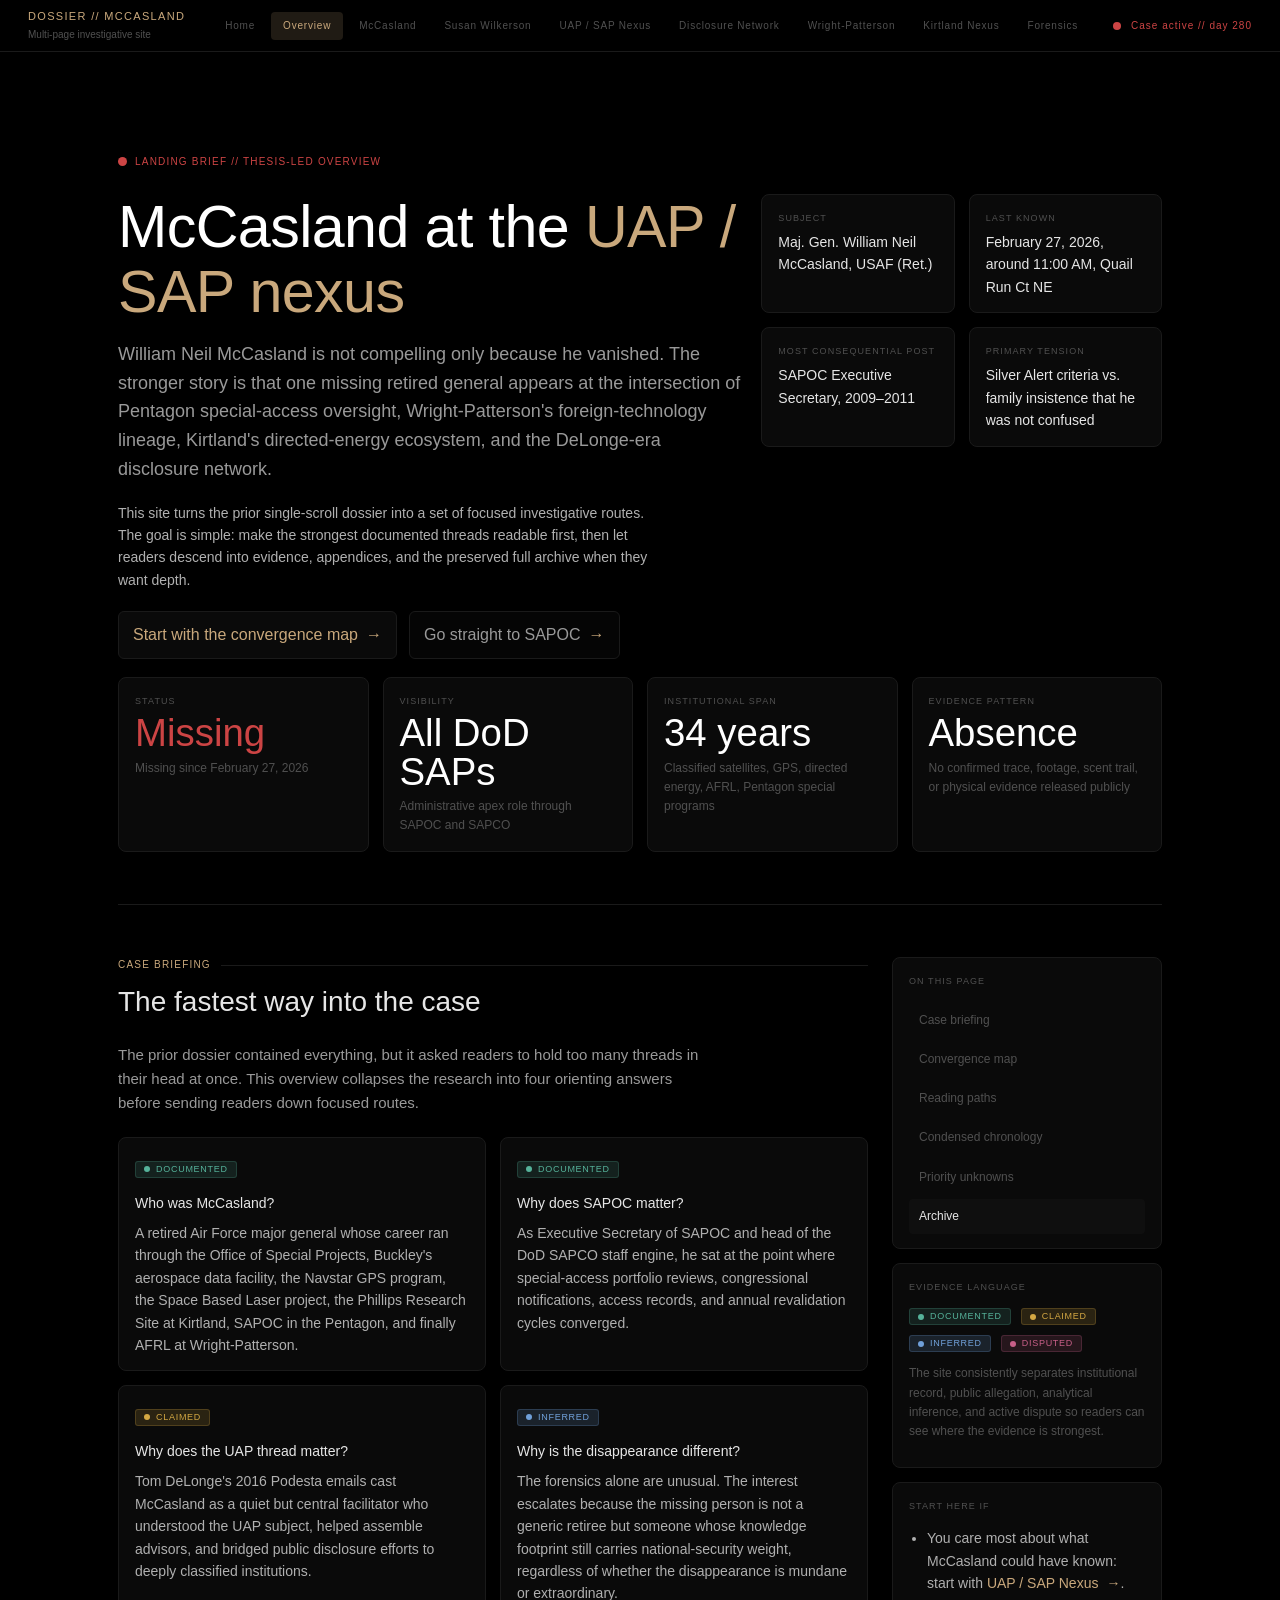
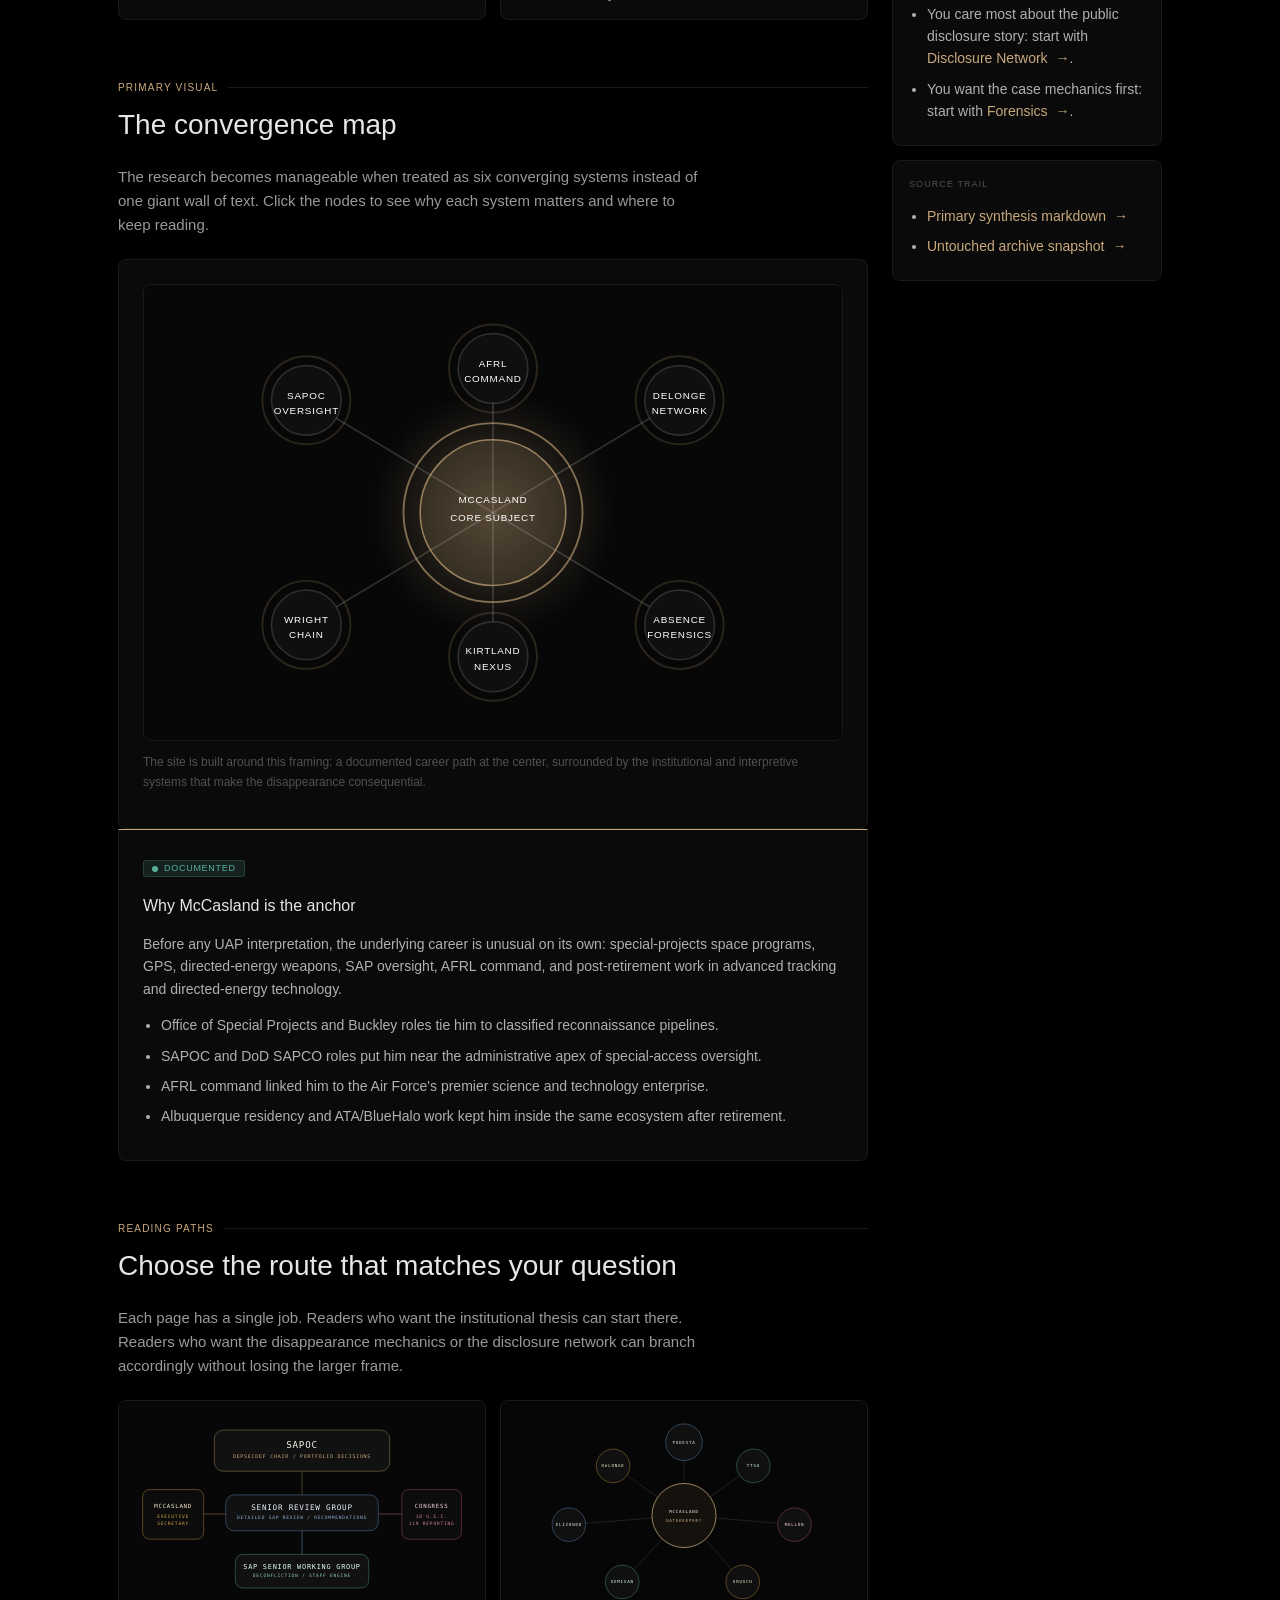
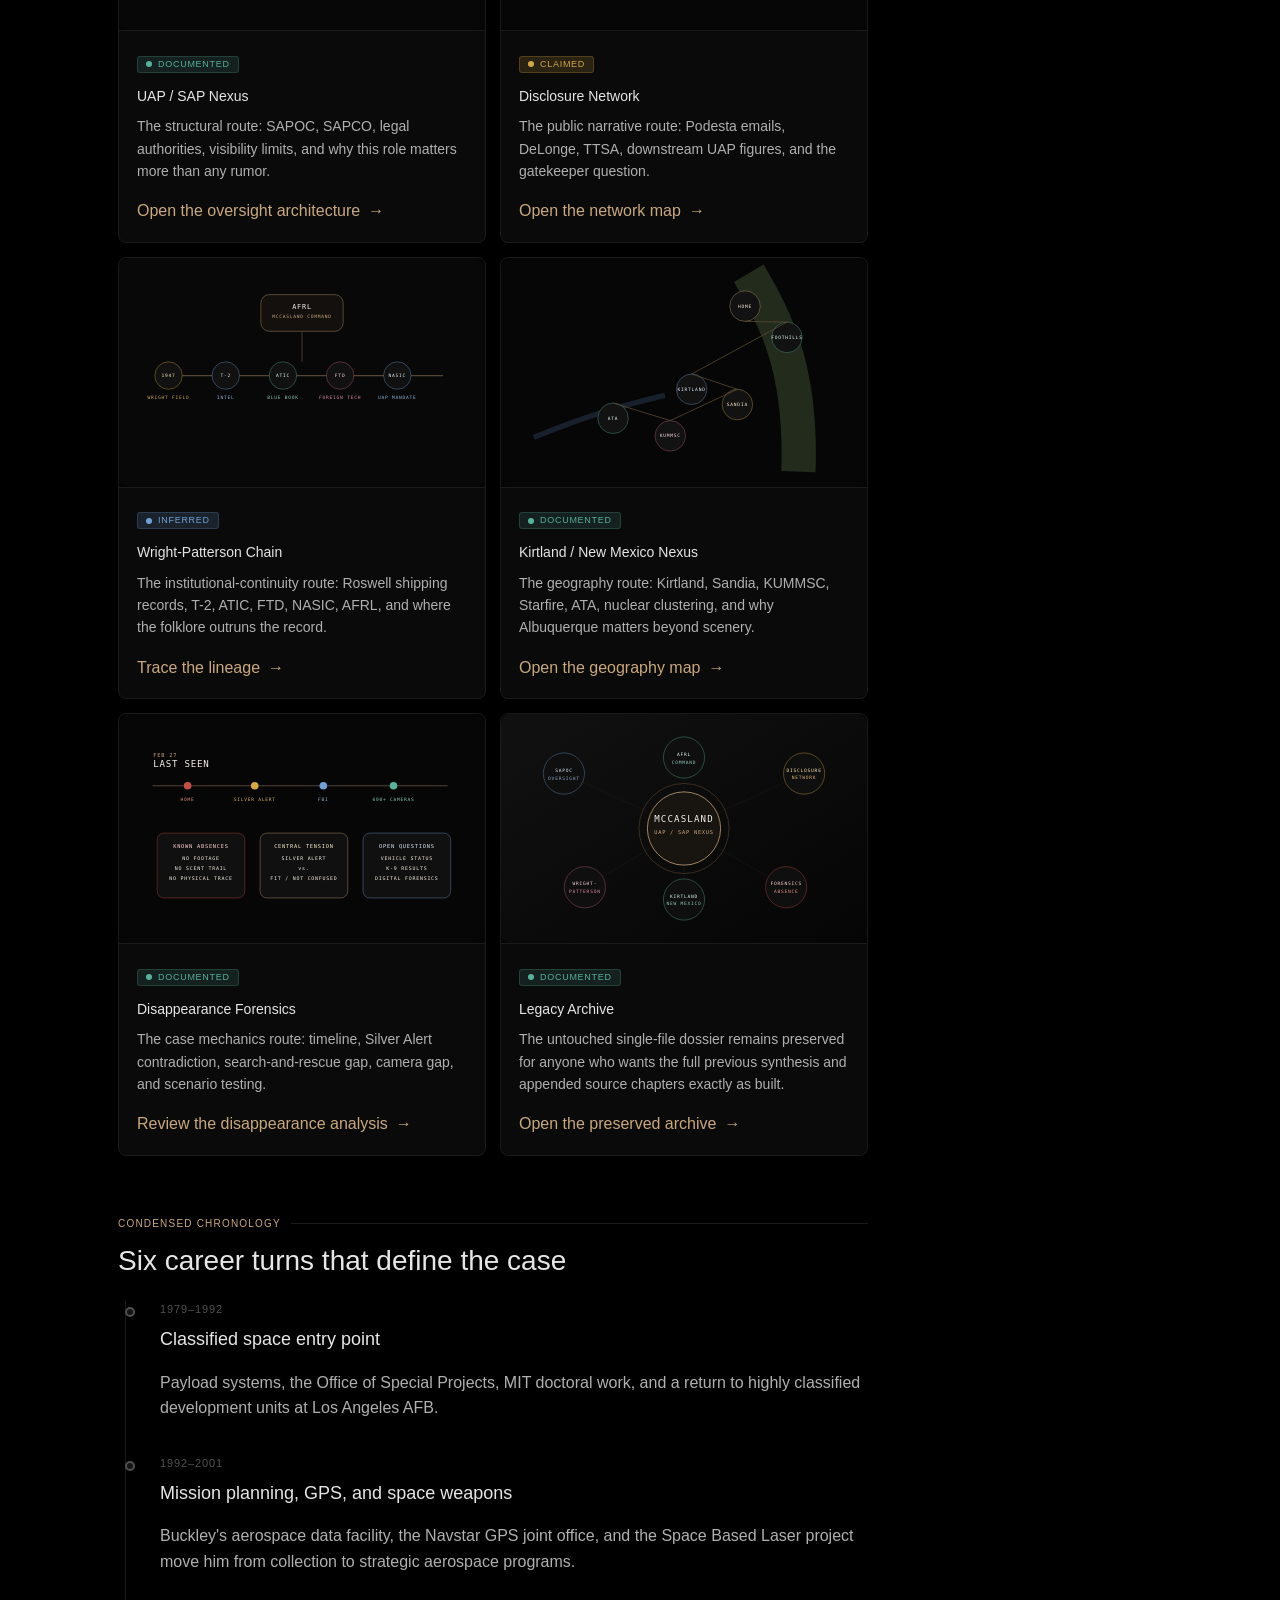
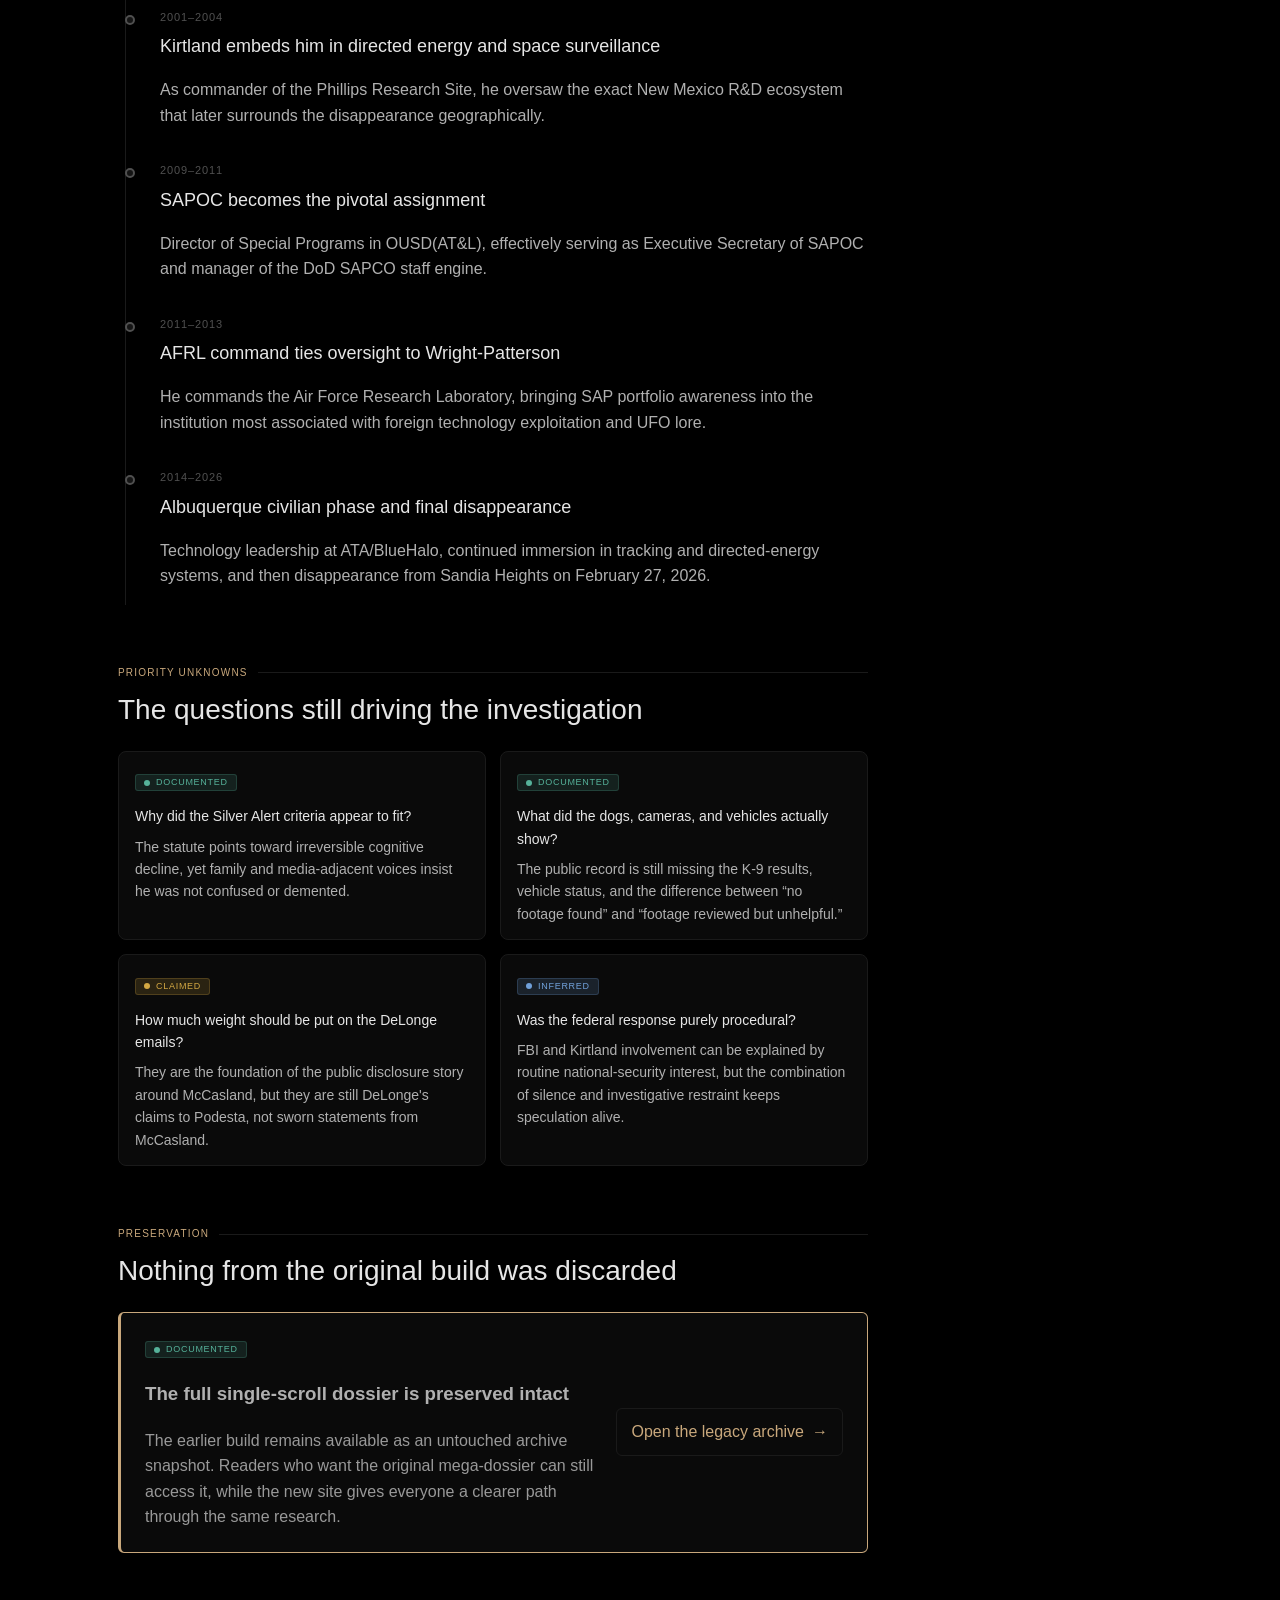
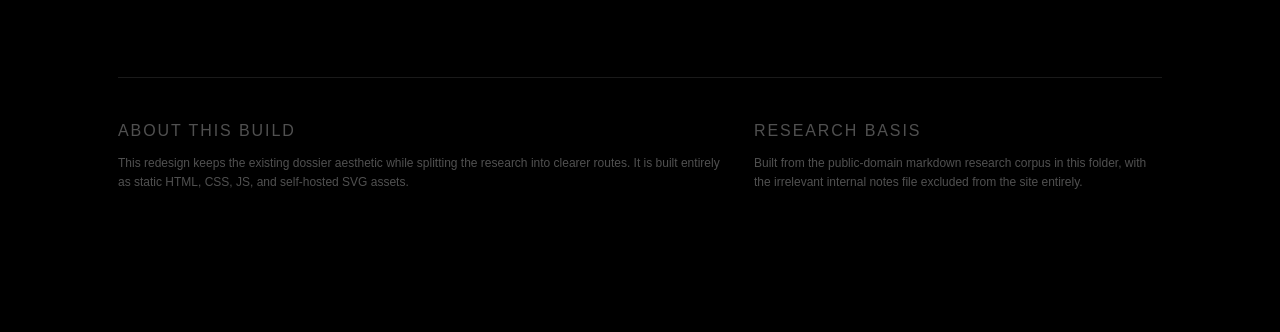
<file: mccasland-investigation.html>
<!DOCTYPE html>
<html lang="en">
<head>
  <meta charset="UTF-8">
  <meta name="viewport" content="width=device-width, initial-scale=1.0">
  <title>McCasland Investigation | UAP / SAP Nexus</title>
  <link rel="icon" href="data:,">
  <link rel="stylesheet" href="assets/site.css">
  <script defer src="assets/site.js"></script>
</head>
<body>
  <nav class="global-nav" aria-label="Primary">
    <div class="brand-lockup">
      <div class="brand-label">Dossier // McCasland</div>
      <div class="brand-subtitle">Multi-page investigative site</div>
    </div>
    <div class="nav-links">
      <a class="nav-link" data-nav-file="index.html" href="index.html">Home</a>
      <a class="nav-link" data-nav-file="mccasland-investigation.html" href="mccasland-investigation.html">Overview</a>
      <a class="nav-link" data-nav-file="profile-mccasland.html" href="profile-mccasland.html">McCasland</a>
      <a class="nav-link" data-nav-file="profile-susan.html" href="profile-susan.html">Susan Wilkerson</a>
      <a class="nav-link" data-nav-file="uap-sap-nexus.html" href="uap-sap-nexus.html">UAP / SAP Nexus</a>
      <a class="nav-link" data-nav-file="disclosure-network.html" href="disclosure-network.html">Disclosure Network</a>
      <a class="nav-link" data-nav-file="wright-patterson-chain.html" href="wright-patterson-chain.html">Wright-Patterson</a>
      <a class="nav-link" data-nav-file="kirtland-nexus.html" href="kirtland-nexus.html">Kirtland Nexus</a>
      <a class="nav-link" data-nav-file="disappearance-forensics.html" href="disappearance-forensics.html">Forensics</a>
      <a class="nav-link" data-nav-file="mccasland-investigation-legacy-2026-03-12.html" href="mccasland-investigation-legacy-2026-03-12.html">Archive</a>
    </div>
    <div class="nav-status" id="nav-day-status">Case active</div>
  </nav>

  <div class="site-shell">
    <div class="page-frame">
      <header class="hero-panel">
        <div class="eyebrow">Landing brief // thesis-led overview</div>
        <div class="hero-grid">
          <div>
            <h1 class="hero-title">McCasland at the <strong>UAP / SAP nexus</strong></h1>
            <p class="hero-subtitle">
              William Neil McCasland is not compelling only because he vanished. The stronger story is that
              one missing retired general appears at the intersection of Pentagon special-access oversight,
              Wright-Patterson's foreign-technology lineage, Kirtland's directed-energy ecosystem, and the
              DeLonge-era disclosure network.
            </p>
            <p class="hero-copy">
              This site turns the prior single-scroll dossier into a set of focused investigative routes. The
              goal is simple: make the strongest documented threads readable first, then let readers descend
              into evidence, appendices, and the preserved full archive when they want depth.
            </p>
            <div class="button-row">
              <a class="button-link" href="#convergence">Start with the convergence map</a>
              <a class="button-link ghost" href="uap-sap-nexus.html">Go straight to SAPOC</a>
            </div>
          </div>

          <div class="hero-meta-grid">
            <article class="meta-card">
              <div class="meta-label">Subject</div>
              <div class="meta-value">Maj. Gen. William Neil McCasland, USAF (Ret.)</div>
            </article>
            <article class="meta-card">
              <div class="meta-label">Last known</div>
              <div class="meta-value">February 27, 2026, around 11:00 AM, Quail Run Ct NE</div>
            </article>
            <article class="meta-card">
              <div class="meta-label">Most consequential post</div>
              <div class="meta-value">SAPOC Executive Secretary, 2009–2011</div>
            </article>
            <article class="meta-card">
              <div class="meta-label">Primary tension</div>
              <div class="meta-value">Silver Alert criteria vs. family insistence that he was not confused</div>
            </article>
          </div>
        </div>

        <div class="stat-grid" aria-label="Quick status">
          <article class="stat-card">
            <span class="summary-label">Status</span>
            <div class="stat-value alert-text">Missing</div>
            <div class="stat-note" id="days-note">Missing since February 27, 2026</div>
          </article>
          <article class="stat-card">
            <span class="summary-label">Visibility</span>
            <div class="stat-value">All DoD SAPs</div>
            <div class="stat-note">Administrative apex role through SAPOC and SAPCO</div>
          </article>
          <article class="stat-card">
            <span class="summary-label">Institutional span</span>
            <div class="stat-value">34 years</div>
            <div class="stat-note">Classified satellites, GPS, directed energy, AFRL, Pentagon special programs</div>
          </article>
          <article class="stat-card">
            <span class="summary-label">Evidence pattern</span>
            <div class="stat-value">Absence</div>
            <div class="stat-note">No confirmed trace, footage, scent trail, or physical evidence released publicly</div>
          </article>
        </div>
      </header>

      <div class="content-grid">
        <main class="content-main">
          <section class="section-block" id="briefing">
            <div class="section-kicker">Case briefing</div>
            <h2 class="section-title">The fastest way into the case</h2>
            <p class="section-intro">
              The prior dossier contained everything, but it asked readers to hold too many threads in their
              head at once. This overview collapses the research into four orienting answers before sending
              readers down focused routes.
            </p>

            <div class="summary-grid">
              <article class="summary-card">
                <span class="evidence-label documented">Documented</span>
                <h3>Who was McCasland?</h3>
                <p>
                  A retired Air Force major general whose career ran through the Office of Special Projects,
                  Buckley's aerospace data facility, the Navstar GPS program, the Space Based Laser project,
                  the Phillips Research Site at Kirtland, SAPOC in the Pentagon, and finally AFRL at
                  Wright-Patterson.
                </p>
              </article>

              <article class="summary-card">
                <span class="evidence-label documented">Documented</span>
                <h3>Why does SAPOC matter?</h3>
                <p>
                  As Executive Secretary of SAPOC and head of the DoD SAPCO staff engine, he sat at the point
                  where special-access portfolio reviews, congressional notifications, access records, and
                  annual revalidation cycles converged.
                </p>
              </article>

              <article class="summary-card">
                <span class="evidence-label claimed">Claimed</span>
                <h3>Why does the UAP thread matter?</h3>
                <p>
                  Tom DeLonge's 2016 Podesta emails cast McCasland as a quiet but central facilitator who
                  understood the UAP subject, helped assemble advisors, and bridged public disclosure efforts
                  to deeply classified institutions.
                </p>
              </article>

              <article class="summary-card">
                <span class="evidence-label inferred">Inferred</span>
                <h3>Why is the disappearance different?</h3>
                <p>
                  The forensics alone are unusual. The interest escalates because the missing person is not a
                  generic retiree but someone whose knowledge footprint still carries national-security weight,
                  regardless of whether the disappearance is mundane or extraordinary.
                </p>
              </article>
            </div>
          </section>

          <section class="section-block" id="convergence">
            <div class="section-kicker">Primary visual</div>
            <h2 class="section-title">The convergence map</h2>
            <p class="section-intro">
              The research becomes manageable when treated as six converging systems instead of one giant wall
              of text. Click the nodes to see why each system matters and where to keep reading.
            </p>

            <div class="figure-shell" data-diagram>
              <article class="figure-card">
                <div class="diagram-stage" aria-label="Convergence map">
                  <svg viewBox="0 0 920 600" role="img" aria-labelledby="convergence-title convergence-desc">
                    <title id="convergence-title">Convergence map centered on McCasland</title>
                    <desc id="convergence-desc">McCasland sits at the center of SAPOC, AFRL, Wright-Patterson, Kirtland, the disclosure network, and the disappearance case.</desc>
                    <defs>
                      <radialGradient id="coreGlow" cx="50%" cy="50%" r="50%">
                        <stop offset="0%" stop-color="rgba(201,168,124,0.30)"/>
                        <stop offset="100%" stop-color="rgba(201,168,124,0)"/>
                      </radialGradient>
                    </defs>
                    <rect x="0" y="0" width="920" height="600" fill="#070707"/>
                    <circle cx="460" cy="300" r="160" fill="url(#coreGlow)"/>
                    <path class="diagram-edge" d="M460 300 214 152"/>
                    <path class="diagram-edge" d="M460 300 460 110"/>
                    <path class="diagram-edge" d="M460 300 706 152"/>
                    <path class="diagram-edge" d="M460 300 214 448"/>
                    <path class="diagram-edge" d="M460 300 460 490"/>
                    <path class="diagram-edge" d="M460 300 706 448"/>

                    <g class="diagram-node active" data-node="center" tabindex="0" role="button" aria-label="Central subject node">
                      <circle class="node-ring" cx="460" cy="300" r="118"/>
                      <circle class="node-core" cx="460" cy="300" r="96"/>
                      <text x="460" y="287" text-anchor="middle">McCasland</text>
                      <text x="460" y="311" text-anchor="middle">core subject</text>
                    </g>

                    <g class="diagram-node" data-node="sapoc" tabindex="0" role="button" aria-label="SAPOC node">
                      <circle class="node-ring" cx="214" cy="152" r="58"/>
                      <circle class="node-core" cx="214" cy="152" r="46"/>
                      <text x="214" y="150" text-anchor="middle">SAPOC</text>
                      <text x="214" y="170" text-anchor="middle">oversight</text>
                    </g>

                    <g class="diagram-node" data-node="afrl" tabindex="0" role="button" aria-label="AFRL node">
                      <circle class="node-ring" cx="460" cy="110" r="58"/>
                      <circle class="node-core" cx="460" cy="110" r="46"/>
                      <text x="460" y="108" text-anchor="middle">AFRL</text>
                      <text x="460" y="128" text-anchor="middle">command</text>
                    </g>

                    <g class="diagram-node" data-node="network" tabindex="0" role="button" aria-label="Disclosure network node">
                      <circle class="node-ring" cx="706" cy="152" r="58"/>
                      <circle class="node-core" cx="706" cy="152" r="46"/>
                      <text x="706" y="150" text-anchor="middle">DeLonge</text>
                      <text x="706" y="170" text-anchor="middle">network</text>
                    </g>

                    <g class="diagram-node" data-node="wright" tabindex="0" role="button" aria-label="Wright-Patterson node">
                      <circle class="node-ring" cx="214" cy="448" r="58"/>
                      <circle class="node-core" cx="214" cy="448" r="46"/>
                      <text x="214" y="445" text-anchor="middle">Wright</text>
                      <text x="214" y="465" text-anchor="middle">chain</text>
                    </g>

                    <g class="diagram-node" data-node="kirtland" tabindex="0" role="button" aria-label="Kirtland node">
                      <circle class="node-ring" cx="460" cy="490" r="58"/>
                      <circle class="node-core" cx="460" cy="490" r="46"/>
                      <text x="460" y="487" text-anchor="middle">Kirtland</text>
                      <text x="460" y="507" text-anchor="middle">nexus</text>
                    </g>

                    <g class="diagram-node" data-node="forensics" tabindex="0" role="button" aria-label="Forensics node">
                      <circle class="node-ring" cx="706" cy="448" r="58"/>
                      <circle class="node-core" cx="706" cy="448" r="46"/>
                      <text x="706" y="445" text-anchor="middle">absence</text>
                      <text x="706" y="465" text-anchor="middle">forensics</text>
                    </g>
                  </svg>
                </div>
                <p class="caption">
                  The site is built around this framing: a documented career path at the center, surrounded by
                  the institutional and interpretive systems that make the disappearance consequential.
                </p>
              </article>

              <article class="figure-card">
                <div class="diagram-panel active" data-panel="center">
                  <span class="evidence-label documented">Documented</span>
                  <h3>Why McCasland is the anchor</h3>
                  <p>
                    Before any UAP interpretation, the underlying career is unusual on its own: special-projects
                    space programs, GPS, directed-energy weapons, SAP oversight, AFRL command, and post-retirement
                    work in advanced tracking and directed-energy technology.
                  </p>
                  <ul class="bullet-list">
                    <li>Office of Special Projects and Buckley roles tie him to classified reconnaissance pipelines.</li>
                    <li>SAPOC and DoD SAPCO roles put him near the administrative apex of special-access oversight.</li>
                    <li>AFRL command linked him to the Air Force's premier science and technology enterprise.</li>
                    <li>Albuquerque residency and ATA/BlueHalo work kept him inside the same ecosystem after retirement.</li>
                  </ul>
                </div>

                <div class="diagram-panel" data-panel="sapoc">
                  <span class="evidence-label documented">Documented</span>
                  <h3>SAPOC is the strongest documented lever in the whole story</h3>
                  <p>
                    The key value of the SAP route is not sensationalism. It is that McCasland occupied a role
                    where annual revalidation, congressional reporting, access records, and cross-category special
                    access oversight all passed through the same staff engine.
                  </p>
                  <ul class="bullet-list">
                    <li>Read this route first if you care about what he could plausibly have known.</li>
                    <li>It also frames the difference between documented oversight and the claim that some programs may evade it.</li>
                  </ul>
                  <p><a class="text-link" href="uap-sap-nexus.html">Open the UAP / SAP route</a></p>
                </div>

                <div class="diagram-panel" data-panel="afrl">
                  <span class="evidence-label documented">Documented</span>
                  <h3>AFRL gives the story institutional weight</h3>
                  <p>
                    McCasland did not merely serve in obscure programs. He later commanded AFRL itself, with
                    authority over a global R&amp;D portfolio and the directorates that sit closest to the
                    Wright-Patterson and Kirtland questions.
                  </p>
                  <p><a class="text-link" href="wright-patterson-chain.html">Trace the Wright-Patterson chain</a></p>
                </div>

                <div class="diagram-panel" data-panel="network">
                  <span class="evidence-label claimed">Claimed</span>
                  <h3>The disclosure network is where the public record gets volatile</h3>
                  <p>
                    DeLonge's Podesta emails are the source of the strongest public claims: that McCasland was
                    privately supportive, knew the subject, and helped assemble an advisory network. Those claims
                    are not McCasland's own words, but they are why his name became central to disclosure lore.
                  </p>
                  <p><a class="text-link" href="disclosure-network.html">Open the disclosure network route</a></p>
                </div>

                <div class="diagram-panel" data-panel="wright">
                  <span class="evidence-label inferred">Inferred</span>
                  <h3>The Wright-Patterson link is about lineage, not proof</h3>
                  <p>
                    The research route here is narrower than the folklore. Roswell material going to Wright Field
                    is documented; direct continuity from 1947 laboratories to McCasland's AFRL command is
                    institutionally traceable, but not a public proof of exotic-material custody.
                  </p>
                  <p><a class="text-link" href="wright-patterson-chain.html">See the lineage map</a></p>
                </div>

                <div class="diagram-panel" data-panel="kirtland">
                  <span class="evidence-label documented">Documented</span>
                  <h3>Albuquerque is not just backdrop</h3>
                  <p>
                    Kirtland, Sandia, KUMMSC, the Starfire Optical Range, and ATA/BlueHalo create a dense local
                    environment of nuclear storage, directed-energy research, space tracking, and advanced sensors.
                    McCasland lived inside that geography for years.
                  </p>
                  <p><a class="text-link" href="kirtland-nexus.html">Open the New Mexico nexus</a></p>
                </div>

                <div class="diagram-panel" data-panel="forensics">
                  <span class="evidence-label documented">Documented</span>
                  <h3>The disappearance route is driven by missing data</h3>
                  <p>
                    Even without the UAP angle, the absence pattern is difficult to ignore: no footage from 600+
                    homes, no released K-9 result, no physical trace, no confirmed clothing description, and a
                    Silver Alert whose statutory logic still clashes with public denials of confusion.
                  </p>
                  <p><a class="text-link" href="disappearance-forensics.html">Review the forensic route</a></p>
                </div>
              </article>
            </div>
          </section>

          <section class="section-block" id="routes">
            <div class="section-kicker">Reading paths</div>
            <h2 class="section-title">Choose the route that matches your question</h2>
            <p class="section-intro">
              Each page has a single job. Readers who want the institutional thesis can start there. Readers who
              want the disappearance mechanics or the disclosure network can branch accordingly without losing the
              larger frame.
            </p>

            <div class="route-grid">
              <article class="route-card">
                <div class="preview">
                  <img src="assets/diagrams/sapoc-flow.svg" alt="SAPOC governance flow preview">
                </div>
                <div class="route-body">
                  <span class="evidence-label documented">Documented</span>
                  <h3>UAP / SAP Nexus</h3>
                  <p>The structural route: SAPOC, SAPCO, legal authorities, visibility limits, and why this role matters more than any rumor.</p>
                  <a class="route-link" href="uap-sap-nexus.html">Open the oversight architecture</a>
                </div>
              </article>

              <article class="route-card">
                <div class="preview">
                  <img src="assets/diagrams/network-preview.svg" alt="Disclosure network preview">
                </div>
                <div class="route-body">
                  <span class="evidence-label claimed">Claimed</span>
                  <h3>Disclosure Network</h3>
                  <p>The public narrative route: Podesta emails, DeLonge, TTSA, downstream UAP figures, and the gatekeeper question.</p>
                  <a class="route-link" href="disclosure-network.html">Open the network map</a>
                </div>
              </article>

              <article class="route-card">
                <div class="preview">
                  <img src="assets/diagrams/wright-preview.svg" alt="Wright-Patterson lineage preview">
                </div>
                <div class="route-body">
                  <span class="evidence-label inferred">Inferred</span>
                  <h3>Wright-Patterson Chain</h3>
                  <p>The institutional-continuity route: Roswell shipping records, T-2, ATIC, FTD, NASIC, AFRL, and where the folklore outruns the record.</p>
                  <a class="route-link" href="wright-patterson-chain.html">Trace the lineage</a>
                </div>
              </article>

              <article class="route-card">
                <div class="preview">
                  <img src="assets/diagrams/kirtland-preview.svg" alt="Kirtland geography preview">
                </div>
                <div class="route-body">
                  <span class="evidence-label documented">Documented</span>
                  <h3>Kirtland / New Mexico Nexus</h3>
                  <p>The geography route: Kirtland, Sandia, KUMMSC, Starfire, ATA, nuclear clustering, and why Albuquerque matters beyond scenery.</p>
                  <a class="route-link" href="kirtland-nexus.html">Open the geography map</a>
                </div>
              </article>

              <article class="route-card">
                <div class="preview">
                  <img src="assets/diagrams/forensics-preview.svg" alt="Forensics preview">
                </div>
                <div class="route-body">
                  <span class="evidence-label documented">Documented</span>
                  <h3>Disappearance Forensics</h3>
                  <p>The case mechanics route: timeline, Silver Alert contradiction, search-and-rescue gap, camera gap, and scenario testing.</p>
                  <a class="route-link" href="disappearance-forensics.html">Review the disappearance analysis</a>
                </div>
              </article>

              <article class="route-card">
                <div class="preview">
                  <img src="assets/diagrams/convergence-preview.svg" alt="Legacy archive preview">
                </div>
                <div class="route-body">
                  <span class="evidence-label documented">Documented</span>
                  <h3>Legacy Archive</h3>
                  <p>The untouched single-file dossier remains preserved for anyone who wants the full previous synthesis and appended source chapters exactly as built.</p>
                  <a class="route-link" href="mccasland-investigation-legacy-2026-03-12.html">Open the preserved archive</a>
                </div>
              </article>
            </div>
          </section>

          <section class="section-block" id="timeline">
            <div class="section-kicker">Condensed chronology</div>
            <h2 class="section-title">Six career turns that define the case</h2>
            <div class="timeline-rail">
              <article class="timeline-item">
                <div class="timeline-date">1979–1992</div>
                <h3>Classified space entry point</h3>
                <p>Payload systems, the Office of Special Projects, MIT doctoral work, and a return to highly classified development units at Los Angeles AFB.</p>
              </article>
              <article class="timeline-item">
                <div class="timeline-date">1992–2001</div>
                <h3>Mission planning, GPS, and space weapons</h3>
                <p>Buckley's aerospace data facility, the Navstar GPS joint office, and the Space Based Laser project move him from collection to strategic aerospace programs.</p>
              </article>
              <article class="timeline-item">
                <div class="timeline-date">2001–2004</div>
                <h3>Kirtland embeds him in directed energy and space surveillance</h3>
                <p>As commander of the Phillips Research Site, he oversaw the exact New Mexico R&amp;D ecosystem that later surrounds the disappearance geographically.</p>
              </article>
              <article class="timeline-item">
                <div class="timeline-date">2009–2011</div>
                <h3>SAPOC becomes the pivotal assignment</h3>
                <p>Director of Special Programs in OUSD(AT&amp;L), effectively serving as Executive Secretary of SAPOC and manager of the DoD SAPCO staff engine.</p>
              </article>
              <article class="timeline-item">
                <div class="timeline-date">2011–2013</div>
                <h3>AFRL command ties oversight to Wright-Patterson</h3>
                <p>He commands the Air Force Research Laboratory, bringing SAP portfolio awareness into the institution most associated with foreign technology exploitation and UFO lore.</p>
              </article>
              <article class="timeline-item">
                <div class="timeline-date">2014–2026</div>
                <h3>Albuquerque civilian phase and final disappearance</h3>
                <p>Technology leadership at ATA/BlueHalo, continued immersion in tracking and directed-energy systems, and then disappearance from Sandia Heights on February 27, 2026.</p>
              </article>
            </div>
          </section>

          <section class="section-block" id="questions">
            <div class="section-kicker">Priority unknowns</div>
            <h2 class="section-title">The questions still driving the investigation</h2>
            <div class="fact-grid">
              <article class="fact-card">
                <span class="evidence-label documented">Documented</span>
                <h3>Why did the Silver Alert criteria appear to fit?</h3>
                <p>The statute points toward irreversible cognitive decline, yet family and media-adjacent voices insist he was not confused or demented.</p>
              </article>

              <article class="fact-card">
                <span class="evidence-label documented">Documented</span>
                <h3>What did the dogs, cameras, and vehicles actually show?</h3>
                <p>The public record is still missing the K-9 results, vehicle status, and the difference between “no footage found” and “footage reviewed but unhelpful.”</p>
              </article>

              <article class="fact-card">
                <span class="evidence-label claimed">Claimed</span>
                <h3>How much weight should be put on the DeLonge emails?</h3>
                <p>They are the foundation of the public disclosure story around McCasland, but they are still DeLonge's claims to Podesta, not sworn statements from McCasland.</p>
              </article>

              <article class="fact-card">
                <span class="evidence-label inferred">Inferred</span>
                <h3>Was the federal response purely procedural?</h3>
                <p>FBI and Kirtland involvement can be explained by routine national-security interest, but the combination of silence and investigative restraint keeps speculation alive.</p>
              </article>
            </div>
          </section>

          <section class="section-block" id="archive">
            <div class="section-kicker">Preservation</div>
            <h2 class="section-title">Nothing from the original build was discarded</h2>
            <div class="archive-callout">
              <div>
                <span class="evidence-label documented">Documented</span>
                <h3>The full single-scroll dossier is preserved intact</h3>
                <p>
                  The earlier build remains available as an untouched archive snapshot. Readers who want the
                  original mega-dossier can still access it, while the new site gives everyone a clearer path
                  through the same research.
                </p>
              </div>
              <a class="button-link" href="mccasland-investigation-legacy-2026-03-12.html">Open the legacy archive</a>
            </div>
          </section>
        </main>

        <aside class="side-rail">
          <div class="rail-card">
            <div class="rail-label">On this page</div>
            <nav class="section-nav" aria-label="Section navigation">
              <a class="section-link" data-section-link href="#briefing">Case briefing</a>
              <a class="section-link" data-section-link href="#convergence">Convergence map</a>
              <a class="section-link" data-section-link href="#routes">Reading paths</a>
              <a class="section-link" data-section-link href="#timeline">Condensed chronology</a>
              <a class="section-link" data-section-link href="#questions">Priority unknowns</a>
              <a class="section-link" data-section-link href="#archive">Archive</a>
            </nav>
            <label class="visually-hidden" for="overview-jump">Jump to section</label>
            <select class="jump-select" data-jump-select id="overview-jump">
              <option value="">Jump to section</option>
              <option value="#briefing">Case briefing</option>
              <option value="#convergence">Convergence map</option>
              <option value="#routes">Reading paths</option>
              <option value="#timeline">Condensed chronology</option>
              <option value="#questions">Priority unknowns</option>
              <option value="#archive">Archive</option>
            </select>
          </div>

          <div class="legend-card">
            <div class="legend-label">Evidence language</div>
            <div class="legend-row" style="margin-top: 14px;">
              <span class="evidence-label documented">Documented</span>
              <span class="evidence-label claimed">Claimed</span>
              <span class="evidence-label inferred">Inferred</span>
              <span class="evidence-label disputed">Disputed</span>
            </div>
            <p class="caption">
              The site consistently separates institutional record, public allegation, analytical inference, and
              active dispute so readers can see where the evidence is strongest.
            </p>
          </div>

          <div class="rail-card">
            <div class="rail-label">Start here if</div>
            <ul class="fact-list">
              <li>You care most about what McCasland could have known: start with <a class="text-link" href="uap-sap-nexus.html">UAP / SAP Nexus</a>.</li>
              <li>You care most about the public disclosure story: start with <a class="text-link" href="disclosure-network.html">Disclosure Network</a>.</li>
              <li>You want the case mechanics first: start with <a class="text-link" href="disappearance-forensics.html">Forensics</a>.</li>
            </ul>
          </div>

          <div class="rail-card">
            <div class="rail-label">Source trail</div>
            <ul class="fact-list">
              <li><a class="text-link" href="mccasland-dossier.md">Primary synthesis markdown</a></li>
              <li><a class="text-link" href="mccasland-investigation-legacy-2026-03-12.html">Untouched archive snapshot</a></li>
            </ul>
          </div>
        </aside>
      </div>

      <footer class="footer">
        <div class="footer-grid">
          <div>
            <div class="footer-label">About this build</div>
            <p>
              This redesign keeps the existing dossier aesthetic while splitting the research into clearer routes.
              It is built entirely as static HTML, CSS, JS, and self-hosted SVG assets.
            </p>
          </div>
          <div>
            <div class="footer-label">Research basis</div>
            <p>
              Built from the public-domain markdown research corpus in this folder, with the irrelevant internal
              notes file excluded from the site entirely.
            </p>
          </div>
        </div>
      </footer>
    </div>
  </div>
</body>
</html>
</file>
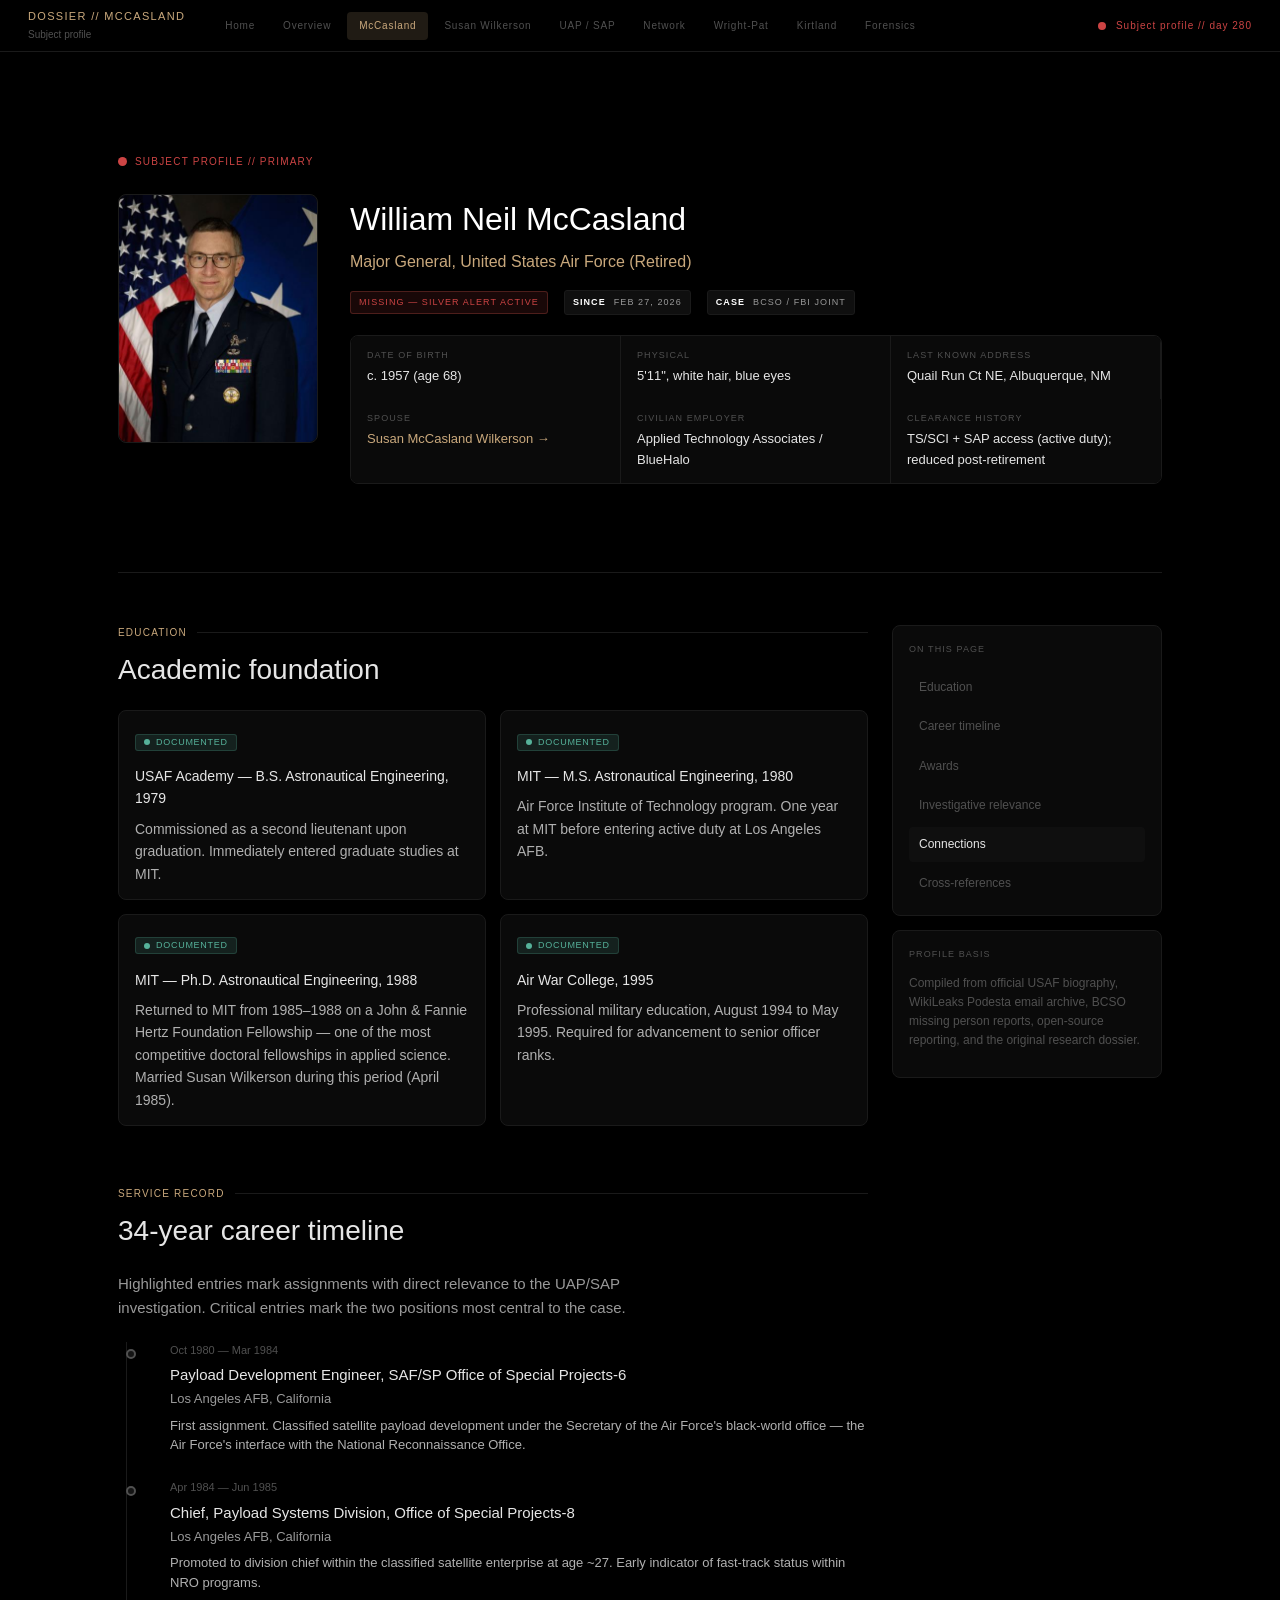
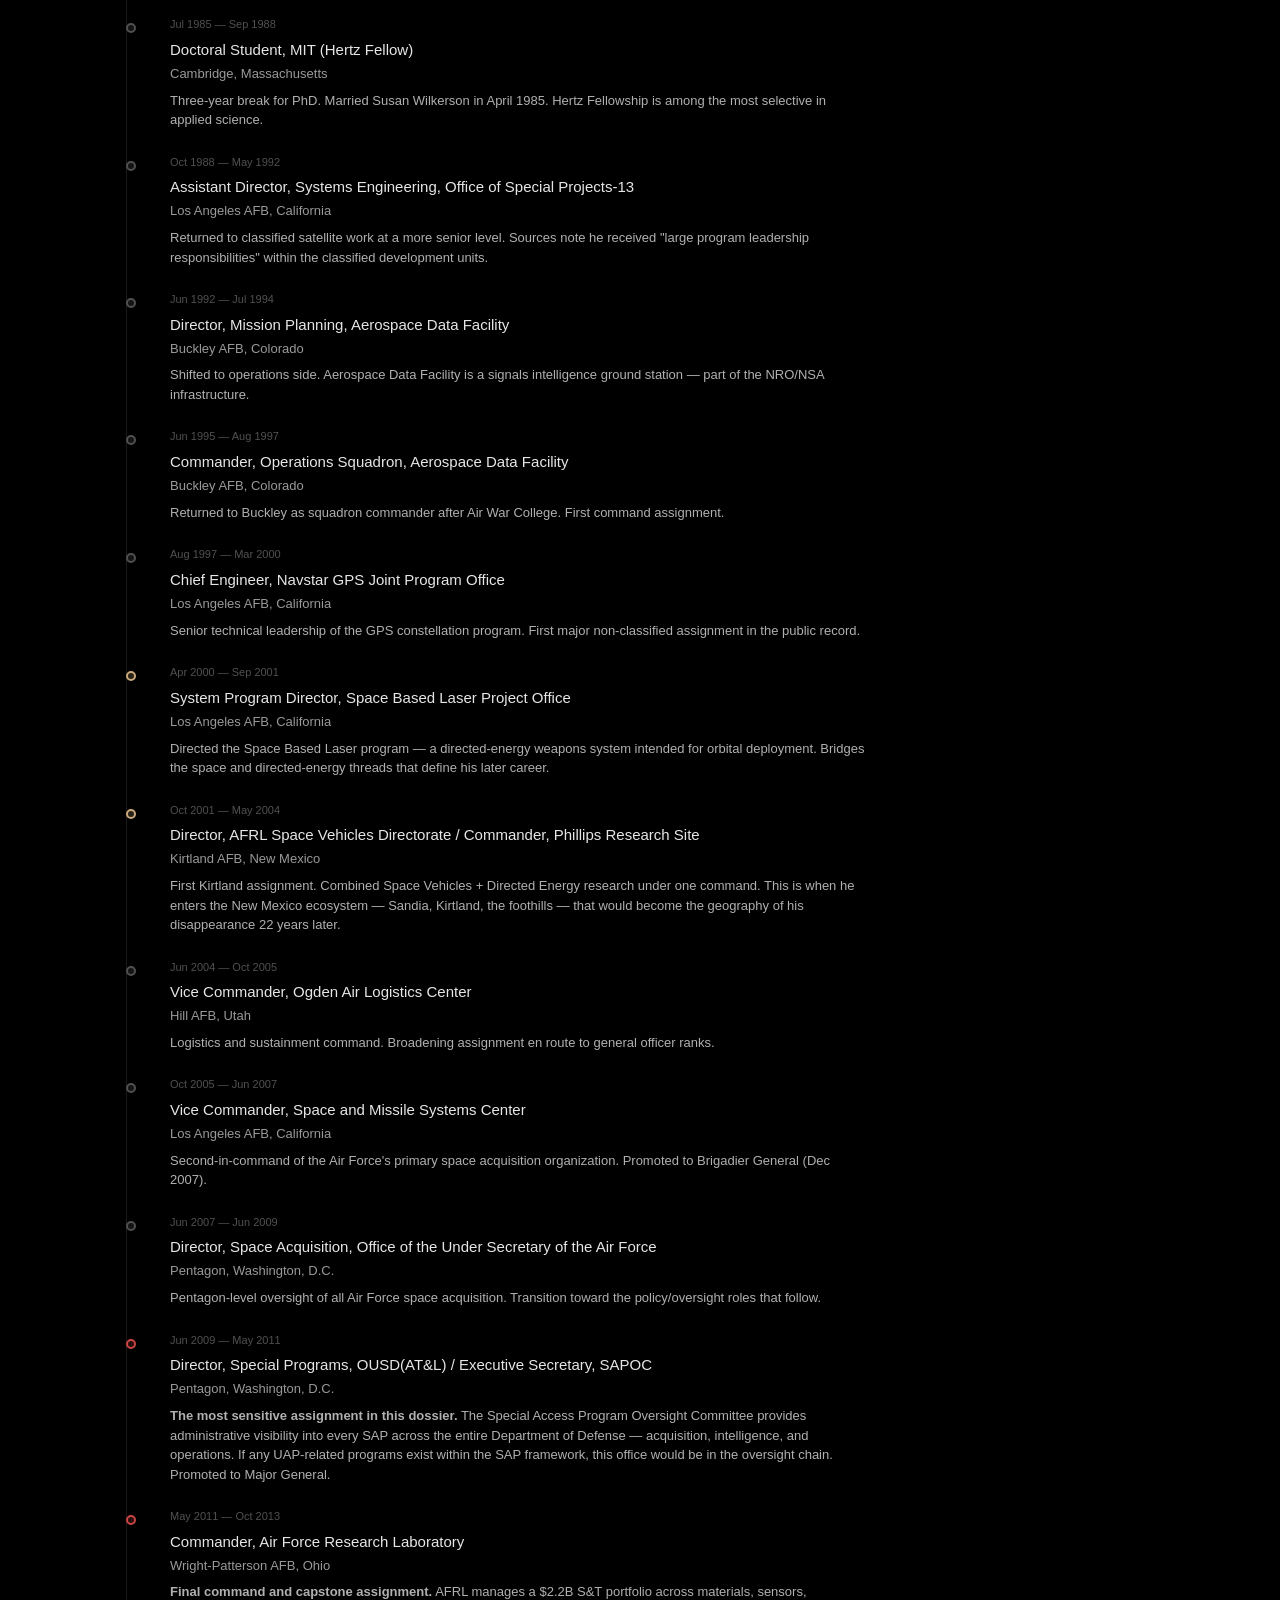
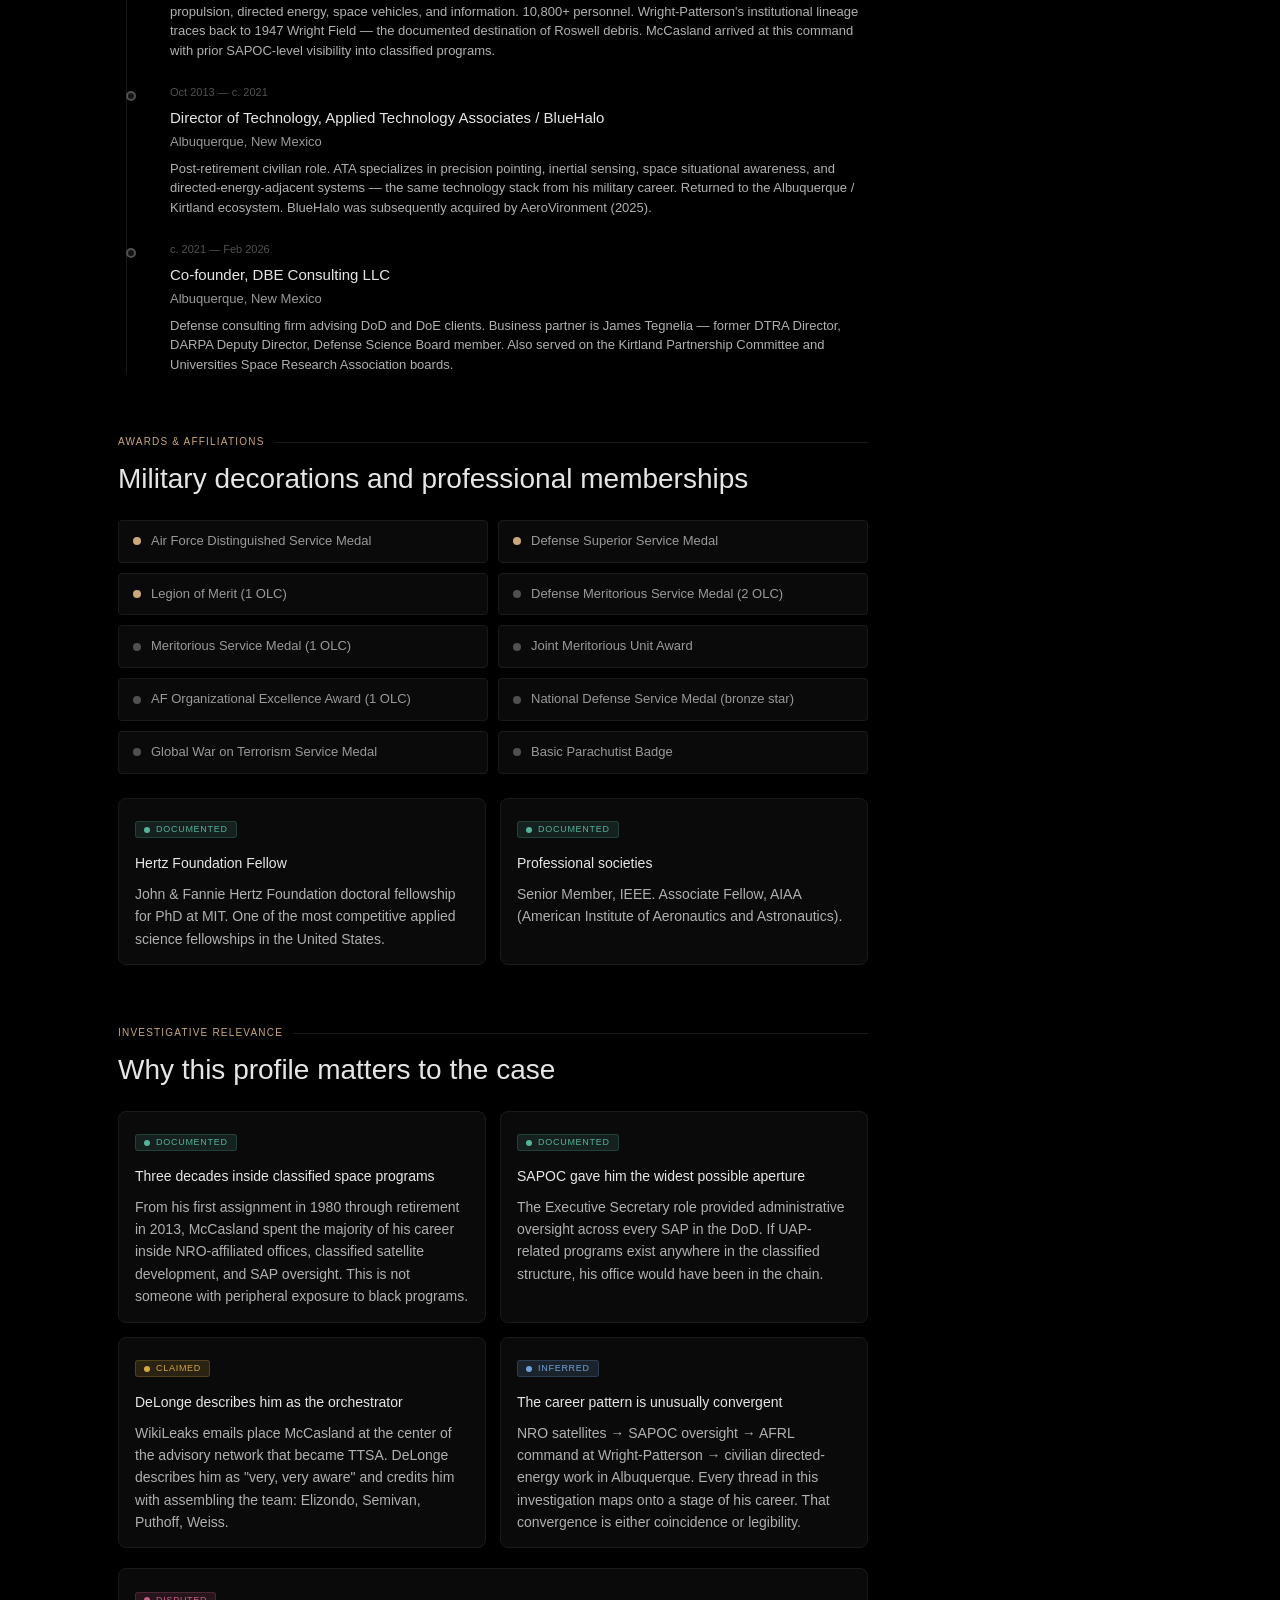
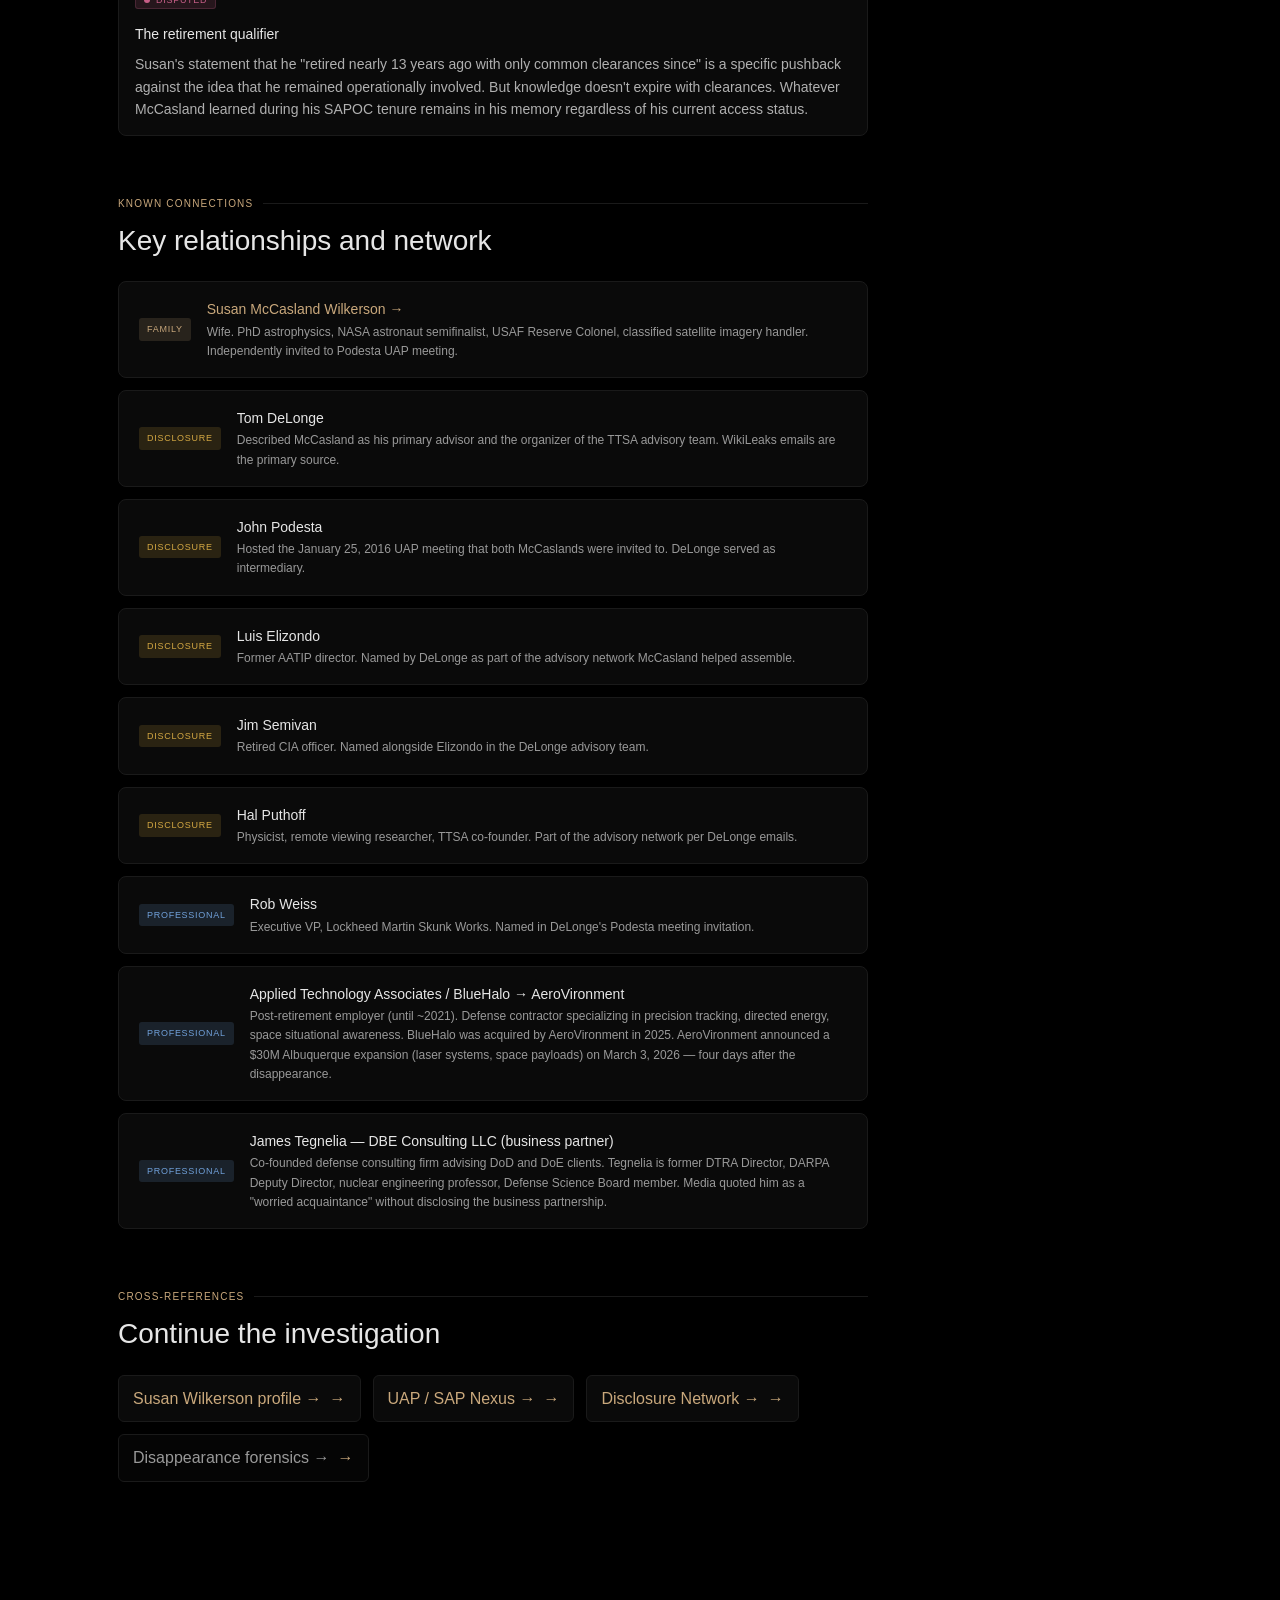
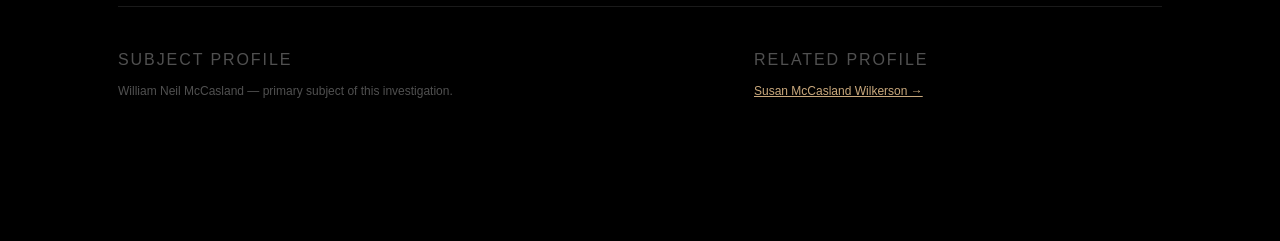
<file: profile-mccasland.html>
<!DOCTYPE html>
<html lang="en">
<head>
  <meta charset="UTF-8">
  <meta name="viewport" content="width=device-width, initial-scale=1.0">
  <title>Subject Profile: William Neil McCasland | McCasland Investigation</title>
  <link rel="icon" href="data:,">
  <link rel="stylesheet" href="assets/site.css">
  <script defer src="assets/site.js"></script>
  <style>
    .profile-header {
      display: grid;
      grid-template-columns: 200px 1fr;
      gap: 32px;
      align-items: start;
      margin-bottom: 48px;
    }

    .profile-photo {
      width: 200px;
      height: 240px;
      border: 1px solid var(--border);
      border-radius: var(--radius-md);
      background: var(--surface-2);
      display: flex;
      align-items: center;
      justify-content: center;
      overflow: hidden;
      position: relative;
    }

    .profile-photo::after {
      content: "NO PHOTO RELEASED";
      font-family: "SF Pro Display", -apple-system, BlinkMacSystemFont, "Segoe UI", Roboto, sans-serif;
      font-weight: 500;
      font-size: 9px;
      text-transform: uppercase;
      letter-spacing: 0.12em;
      color: var(--text-faint);
      position: absolute;
      text-align: center;
      padding: 0 20px;
    }

    .profile-photo.has-silhouette::after {
      display: none;
    }

    .profile-photo svg {
      width: 100%;
      height: 100%;
    }

    .profile-identity h1 {
      font-size: 32px;
      font-weight: 200;
      color: var(--text-bright);
      margin: 0 0 4px;
    }

    .profile-identity .profile-rank {
      font-size: 16px;
      color: var(--accent);
      font-weight: 300;
      margin: 0 0 16px;
    }

    .profile-identity .profile-status-row {
      display: flex;
      align-items: center;
      gap: 16px;
      margin-bottom: 20px;
    }

    .profile-vitals {
      display: grid;
      grid-template-columns: repeat(3, 1fr);
      gap: 0;
      border: 1px solid var(--border);
      border-radius: var(--radius-md);
      overflow: hidden;
    }

    .vital {
      padding: 12px 16px;
      border-right: 1px solid var(--border);
      background: var(--surface-2);
    }

    .vital:last-child {
      border-right: none;
    }

    .vital-label {
      font-family: "SF Pro Display", -apple-system, BlinkMacSystemFont, "Segoe UI", Roboto, sans-serif;
      font-weight: 500;
      font-size: 9px;
      text-transform: uppercase;
      letter-spacing: 0.12em;
      color: var(--text-faint);
      margin-bottom: 4px;
    }

    .vital-value {
      font-size: 13px;
      color: var(--text-primary);
    }

    /* Career timeline */
    .career-timeline {
      position: relative;
      padding-left: 32px;
    }

    .career-timeline::before {
      content: "";
      position: absolute;
      left: 8px;
      top: 0;
      bottom: 0;
      width: 1px;
      background: var(--border);
    }

    .career-entry {
      position: relative;
      margin-bottom: 24px;
      padding-left: 20px;
    }

    .career-entry::before {
      content: "";
      position: absolute;
      left: -24px;
      top: 7px;
      width: 10px;
      height: 10px;
      border-radius: 50%;
      border: 2px solid var(--text-faint);
      background: var(--surface-4);
    }

    .career-entry.highlight::before {
      border-color: var(--accent);
      background: rgba(201, 168, 124, 0.2);
    }

    .career-entry.critical::before {
      border-color: var(--alert);
      background: rgba(204, 68, 68, 0.2);
    }

    .career-dates {
      font-family: "SF Pro Display", -apple-system, BlinkMacSystemFont, "Segoe UI", Roboto, sans-serif;
      font-weight: 500;
      font-size: 11px;
      color: var(--text-faint);
      margin-bottom: 4px;
    }

    .career-title {
      font-size: 15px;
      font-weight: 400;
      color: var(--text-primary);
      margin: 0 0 2px;
    }

    .career-location {
      font-size: 13px;
      color: var(--text-dim);
      margin: 0 0 6px;
    }

    .career-note {
      font-size: 13px;
      color: var(--text-body);
      line-height: 1.5;
      margin: 0;
    }

    /* Decorations grid */
    .decorations-grid {
      display: grid;
      grid-template-columns: repeat(2, 1fr);
      gap: 10px;
    }

    .decoration-item {
      padding: 10px 14px;
      border: 1px solid var(--border);
      border-radius: var(--radius-sm);
      background: var(--surface-2);
      font-size: 13px;
      color: var(--text-dim);
      display: flex;
      align-items: center;
      gap: 10px;
    }

    .decoration-item .decoration-icon {
      width: 8px;
      height: 8px;
      border-radius: 50%;
      flex-shrink: 0;
    }

    .decoration-item.top .decoration-icon { background: var(--accent); }
    .decoration-item.standard .decoration-icon { background: var(--text-faint); }

    /* Connections */
    .connection-card {
      display: grid;
      grid-template-columns: auto 1fr;
      gap: 16px;
      padding: 16px 20px;
      border: 1px solid var(--border);
      border-radius: var(--radius-md);
      background: var(--surface-2);
      margin-bottom: 12px;
      align-items: center;
    }

    .connection-type {
      font-family: "SF Pro Display", -apple-system, BlinkMacSystemFont, "Segoe UI", Roboto, sans-serif;
      font-weight: 500;
      font-size: 9px;
      text-transform: uppercase;
      letter-spacing: 0.08em;
      padding: 4px 8px;
      border-radius: 3px;
      white-space: nowrap;
    }

    .connection-type.family { color: var(--accent); background: var(--accent-soft); }
    .connection-type.professional { color: var(--inferred); background: var(--inferred-soft); }
    .connection-type.disclosure { color: var(--claimed); background: var(--claimed-soft); }

    .connection-name {
      font-size: 14px;
      font-weight: 400;
      color: var(--text-primary);
      margin: 0;
    }

    .connection-detail {
      font-size: 12px;
      color: var(--text-dim);
      margin: 2px 0 0;
    }

    @media (max-width: 860px) {
      .profile-header {
        grid-template-columns: 1fr;
      }
      .profile-photo {
        width: 160px;
        height: 192px;
      }
      .profile-vitals {
        grid-template-columns: 1fr;
      }
      .vital {
        border-right: none;
        border-bottom: 1px solid var(--border);
      }
      .vital:last-child { border-bottom: none; }
      .decorations-grid { grid-template-columns: 1fr; }
    }
  </style>
</head>
<body>
  <nav class="global-nav" aria-label="Primary">
    <div class="brand-lockup">
      <div class="brand-label">Dossier // McCasland</div>
      <div class="brand-subtitle">Subject profile</div>
    </div>
    <div class="nav-links">
      <a class="nav-link" data-nav-file="index.html" href="index.html">Home</a>
      <a class="nav-link" data-nav-file="mccasland-investigation.html" href="mccasland-investigation.html">Overview</a>
      <a class="nav-link" data-nav-file="profile-mccasland.html" href="profile-mccasland.html">McCasland</a>
      <a class="nav-link" data-nav-file="profile-susan.html" href="profile-susan.html">Susan Wilkerson</a>
      <a class="nav-link" data-nav-file="uap-sap-nexus.html" href="uap-sap-nexus.html">UAP / SAP</a>
      <a class="nav-link" data-nav-file="disclosure-network.html" href="disclosure-network.html">Network</a>
      <a class="nav-link" data-nav-file="wright-patterson-chain.html" href="wright-patterson-chain.html">Wright-Pat</a>
      <a class="nav-link" data-nav-file="kirtland-nexus.html" href="kirtland-nexus.html">Kirtland</a>
      <a class="nav-link" data-nav-file="disappearance-forensics.html" href="disappearance-forensics.html">Forensics</a>
    </div>
    <div class="nav-status" id="nav-day-status">Subject profile</div>
  </nav>

  <div class="site-shell">
    <div class="page-frame">

      <header class="hero-panel" style="padding-bottom: 40px;">
        <div class="eyebrow">Subject profile // primary</div>

        <div class="profile-header">
          <div class="profile-photo has-silhouette" style="height: auto;">
            <img src="assets/mccasland-portrait.jpg" alt="Maj. Gen. William Neil McCasland, USAF official portrait" style="width: 100%; height: auto; display: block; border-radius: var(--radius-md);">
          </div>

          <div class="profile-identity">
            <h1>William Neil McCasland</h1>
            <p class="profile-rank">Major General, United States Air Force (Retired)</p>

            <div class="profile-status-row">
              <span class="status-pill alert">Missing — Silver Alert active</span>
              <span class="chip"><strong>Since</strong> Feb 27, 2026</span>
              <span class="chip"><strong>Case</strong> BCSO / FBI joint</span>
            </div>

            <div class="profile-vitals">
              <div class="vital">
                <div class="vital-label">Date of birth</div>
                <div class="vital-value">c. 1957 (age 68)</div>
              </div>
              <div class="vital">
                <div class="vital-label">Physical</div>
                <div class="vital-value">5'11", white hair, blue eyes</div>
              </div>
              <div class="vital">
                <div class="vital-label">Last known address</div>
                <div class="vital-value">Quail Run Ct NE, Albuquerque, NM</div>
              </div>
              <div class="vital">
                <div class="vital-label">Spouse</div>
                <div class="vital-value"><a href="profile-susan.html" style="color: var(--accent); text-decoration: none;">Susan McCasland Wilkerson →</a></div>
              </div>
              <div class="vital">
                <div class="vital-label">Civilian employer</div>
                <div class="vital-value">Applied Technology Associates / BlueHalo</div>
              </div>
              <div class="vital">
                <div class="vital-label">Clearance history</div>
                <div class="vital-value">TS/SCI + SAP access (active duty); reduced post-retirement</div>
              </div>
            </div>
          </div>
        </div>
      </header>

      <div class="content-grid">
        <main class="content-main">

          <!-- EDUCATION -->
          <section class="section-block" id="education">
            <div class="section-kicker">Education</div>
            <h2 class="section-title">Academic foundation</h2>
            <div class="summary-grid">
              <article class="summary-card">
                <span class="evidence-label documented">Documented</span>
                <h3>USAF Academy — B.S. Astronautical Engineering, 1979</h3>
                <p>Commissioned as a second lieutenant upon graduation. Immediately entered graduate studies at MIT.</p>
              </article>
              <article class="summary-card">
                <span class="evidence-label documented">Documented</span>
                <h3>MIT — M.S. Astronautical Engineering, 1980</h3>
                <p>Air Force Institute of Technology program. One year at MIT before entering active duty at Los Angeles AFB.</p>
              </article>
              <article class="summary-card">
                <span class="evidence-label documented">Documented</span>
                <h3>MIT — Ph.D. Astronautical Engineering, 1988</h3>
                <p>Returned to MIT from 1985–1988 on a John & Fannie Hertz Foundation Fellowship — one of the most competitive doctoral fellowships in applied science. Married Susan Wilkerson during this period (April 1985).</p>
              </article>
              <article class="summary-card">
                <span class="evidence-label documented">Documented</span>
                <h3>Air War College, 1995</h3>
                <p>Professional military education, August 1994 to May 1995. Required for advancement to senior officer ranks.</p>
              </article>
            </div>
          </section>

          <!-- CAREER TIMELINE -->
          <section class="section-block" id="career">
            <div class="section-kicker">Service record</div>
            <h2 class="section-title">34-year career timeline</h2>
            <p class="section-intro">
              Highlighted entries mark assignments with direct relevance to the UAP/SAP investigation.
              Critical entries mark the two positions most central to the case.
            </p>

            <div class="career-timeline">
              <div class="career-entry">
                <div class="career-dates">Oct 1980 — Mar 1984</div>
                <h3 class="career-title">Payload Development Engineer, SAF/SP Office of Special Projects-6</h3>
                <p class="career-location">Los Angeles AFB, California</p>
                <p class="career-note">First assignment. Classified satellite payload development under the Secretary of the Air Force's black-world office — the Air Force's interface with the National Reconnaissance Office.</p>
              </div>

              <div class="career-entry">
                <div class="career-dates">Apr 1984 — Jun 1985</div>
                <h3 class="career-title">Chief, Payload Systems Division, Office of Special Projects-8</h3>
                <p class="career-location">Los Angeles AFB, California</p>
                <p class="career-note">Promoted to division chief within the classified satellite enterprise at age ~27. Early indicator of fast-track status within NRO programs.</p>
              </div>

              <div class="career-entry">
                <div class="career-dates">Jul 1985 — Sep 1988</div>
                <h3 class="career-title">Doctoral Student, MIT (Hertz Fellow)</h3>
                <p class="career-location">Cambridge, Massachusetts</p>
                <p class="career-note">Three-year break for PhD. Married Susan Wilkerson in April 1985. Hertz Fellowship is among the most selective in applied science.</p>
              </div>

              <div class="career-entry">
                <div class="career-dates">Oct 1988 — May 1992</div>
                <h3 class="career-title">Assistant Director, Systems Engineering, Office of Special Projects-13</h3>
                <p class="career-location">Los Angeles AFB, California</p>
                <p class="career-note">Returned to classified satellite work at a more senior level. Sources note he received "large program leadership responsibilities" within the classified development units.</p>
              </div>

              <div class="career-entry">
                <div class="career-dates">Jun 1992 — Jul 1994</div>
                <h3 class="career-title">Director, Mission Planning, Aerospace Data Facility</h3>
                <p class="career-location">Buckley AFB, Colorado</p>
                <p class="career-note">Shifted to operations side. Aerospace Data Facility is a signals intelligence ground station — part of the NRO/NSA infrastructure.</p>
              </div>

              <div class="career-entry">
                <div class="career-dates">Jun 1995 — Aug 1997</div>
                <h3 class="career-title">Commander, Operations Squadron, Aerospace Data Facility</h3>
                <p class="career-location">Buckley AFB, Colorado</p>
                <p class="career-note">Returned to Buckley as squadron commander after Air War College. First command assignment.</p>
              </div>

              <div class="career-entry">
                <div class="career-dates">Aug 1997 — Mar 2000</div>
                <h3 class="career-title">Chief Engineer, Navstar GPS Joint Program Office</h3>
                <p class="career-location">Los Angeles AFB, California</p>
                <p class="career-note">Senior technical leadership of the GPS constellation program. First major non-classified assignment in the public record.</p>
              </div>

              <div class="career-entry highlight">
                <div class="career-dates">Apr 2000 — Sep 2001</div>
                <h3 class="career-title">System Program Director, Space Based Laser Project Office</h3>
                <p class="career-location">Los Angeles AFB, California</p>
                <p class="career-note">Directed the Space Based Laser program — a directed-energy weapons system intended for orbital deployment. Bridges the space and directed-energy threads that define his later career.</p>
              </div>

              <div class="career-entry highlight">
                <div class="career-dates">Oct 2001 — May 2004</div>
                <h3 class="career-title">Director, AFRL Space Vehicles Directorate / Commander, Phillips Research Site</h3>
                <p class="career-location">Kirtland AFB, New Mexico</p>
                <p class="career-note">First Kirtland assignment. Combined Space Vehicles + Directed Energy research under one command. This is when he enters the New Mexico ecosystem — Sandia, Kirtland, the foothills — that would become the geography of his disappearance 22 years later.</p>
              </div>

              <div class="career-entry">
                <div class="career-dates">Jun 2004 — Oct 2005</div>
                <h3 class="career-title">Vice Commander, Ogden Air Logistics Center</h3>
                <p class="career-location">Hill AFB, Utah</p>
                <p class="career-note">Logistics and sustainment command. Broadening assignment en route to general officer ranks.</p>
              </div>

              <div class="career-entry">
                <div class="career-dates">Oct 2005 — Jun 2007</div>
                <h3 class="career-title">Vice Commander, Space and Missile Systems Center</h3>
                <p class="career-location">Los Angeles AFB, California</p>
                <p class="career-note">Second-in-command of the Air Force's primary space acquisition organization. Promoted to Brigadier General (Dec 2007).</p>
              </div>

              <div class="career-entry">
                <div class="career-dates">Jun 2007 — Jun 2009</div>
                <h3 class="career-title">Director, Space Acquisition, Office of the Under Secretary of the Air Force</h3>
                <p class="career-location">Pentagon, Washington, D.C.</p>
                <p class="career-note">Pentagon-level oversight of all Air Force space acquisition. Transition toward the policy/oversight roles that follow.</p>
              </div>

              <div class="career-entry critical">
                <div class="career-dates">Jun 2009 — May 2011</div>
                <h3 class="career-title">Director, Special Programs, OUSD(AT&L) / Executive Secretary, SAPOC</h3>
                <p class="career-location">Pentagon, Washington, D.C.</p>
                <p class="career-note"><strong>The most sensitive assignment in this dossier.</strong> The Special Access Program Oversight Committee provides administrative visibility into every SAP across the entire Department of Defense — acquisition, intelligence, and operations. If any UAP-related programs exist within the SAP framework, this office would be in the oversight chain. Promoted to Major General.</p>
              </div>

              <div class="career-entry critical">
                <div class="career-dates">May 2011 — Oct 2013</div>
                <h3 class="career-title">Commander, Air Force Research Laboratory</h3>
                <p class="career-location">Wright-Patterson AFB, Ohio</p>
                <p class="career-note"><strong>Final command and capstone assignment.</strong> AFRL manages a $2.2B S&T portfolio across materials, sensors, propulsion, directed energy, space vehicles, and information. 10,800+ personnel. Wright-Patterson's institutional lineage traces back to 1947 Wright Field — the documented destination of Roswell debris. McCasland arrived at this command with prior SAPOC-level visibility into classified programs.</p>
              </div>

              <div class="career-entry">
                <div class="career-dates">Oct 2013 — c. 2021</div>
                <h3 class="career-title">Director of Technology, Applied Technology Associates / BlueHalo</h3>
                <p class="career-location">Albuquerque, New Mexico</p>
                <p class="career-note">Post-retirement civilian role. ATA specializes in precision pointing, inertial sensing, space situational awareness, and directed-energy-adjacent systems — the same technology stack from his military career. Returned to the Albuquerque / Kirtland ecosystem. BlueHalo was subsequently acquired by AeroVironment (2025).</p>
              </div>

              <div class="career-entry">
                <div class="career-dates">c. 2021 — Feb 2026</div>
                <h3 class="career-title">Co-founder, DBE Consulting LLC</h3>
                <p class="career-location">Albuquerque, New Mexico</p>
                <p class="career-note">Defense consulting firm advising DoD and DoE clients. Business partner is James Tegnelia — former DTRA Director, DARPA Deputy Director, Defense Science Board member. Also served on the Kirtland Partnership Committee and Universities Space Research Association boards.</p>
              </div>
            </div>
          </section>

          <!-- DECORATIONS -->
          <section class="section-block" id="decorations">
            <div class="section-kicker">Awards & affiliations</div>
            <h2 class="section-title">Military decorations and professional memberships</h2>

            <div class="decorations-grid">
              <div class="decoration-item top"><span class="decoration-icon"></span>Air Force Distinguished Service Medal</div>
              <div class="decoration-item top"><span class="decoration-icon"></span>Defense Superior Service Medal</div>
              <div class="decoration-item top"><span class="decoration-icon"></span>Legion of Merit (1 OLC)</div>
              <div class="decoration-item standard"><span class="decoration-icon"></span>Defense Meritorious Service Medal (2 OLC)</div>
              <div class="decoration-item standard"><span class="decoration-icon"></span>Meritorious Service Medal (1 OLC)</div>
              <div class="decoration-item standard"><span class="decoration-icon"></span>Joint Meritorious Unit Award</div>
              <div class="decoration-item standard"><span class="decoration-icon"></span>AF Organizational Excellence Award (1 OLC)</div>
              <div class="decoration-item standard"><span class="decoration-icon"></span>National Defense Service Medal (bronze star)</div>
              <div class="decoration-item standard"><span class="decoration-icon"></span>Global War on Terrorism Service Medal</div>
              <div class="decoration-item standard"><span class="decoration-icon"></span>Basic Parachutist Badge</div>
            </div>

            <div style="margin-top: 24px;">
              <div class="summary-grid">
                <article class="summary-card">
                  <span class="evidence-label documented">Documented</span>
                  <h3>Hertz Foundation Fellow</h3>
                  <p>John & Fannie Hertz Foundation doctoral fellowship for PhD at MIT. One of the most competitive applied science fellowships in the United States.</p>
                </article>
                <article class="summary-card">
                  <span class="evidence-label documented">Documented</span>
                  <h3>Professional societies</h3>
                  <p>Senior Member, IEEE. Associate Fellow, AIAA (American Institute of Aeronautics and Astronautics).</p>
                </article>
              </div>
            </div>
          </section>

          <!-- RELEVANCE TO CASE -->
          <section class="section-block" id="relevance">
            <div class="section-kicker">Investigative relevance</div>
            <h2 class="section-title">Why this profile matters to the case</h2>

            <div class="summary-grid">
              <article class="summary-card">
                <span class="evidence-label documented">Documented</span>
                <h3>Three decades inside classified space programs</h3>
                <p>From his first assignment in 1980 through retirement in 2013, McCasland spent the majority of his career inside NRO-affiliated offices, classified satellite development, and SAP oversight. This is not someone with peripheral exposure to black programs.</p>
              </article>
              <article class="summary-card">
                <span class="evidence-label documented">Documented</span>
                <h3>SAPOC gave him the widest possible aperture</h3>
                <p>The Executive Secretary role provided administrative oversight across every SAP in the DoD. If UAP-related programs exist anywhere in the classified structure, his office would have been in the chain.</p>
              </article>
              <article class="summary-card">
                <span class="evidence-label claimed">Claimed</span>
                <h3>DeLonge describes him as the orchestrator</h3>
                <p>WikiLeaks emails place McCasland at the center of the advisory network that became TTSA. DeLonge describes him as "very, very aware" and credits him with assembling the team: Elizondo, Semivan, Puthoff, Weiss.</p>
              </article>
              <article class="summary-card">
                <span class="evidence-label inferred">Inferred</span>
                <h3>The career pattern is unusually convergent</h3>
                <p>NRO satellites → SAPOC oversight → AFRL command at Wright-Patterson → civilian directed-energy work in Albuquerque. Every thread in this investigation maps onto a stage of his career. That convergence is either coincidence or legibility.</p>
              </article>
            </div>

            <div class="callout-card" style="margin-top: 20px;">
              <span class="evidence-label disputed">Disputed</span>
              <h3>The retirement qualifier</h3>
              <p>Susan's statement that he "retired nearly 13 years ago with only common clearances since" is a specific pushback against the idea that he remained operationally involved. But knowledge doesn't expire with clearances. Whatever McCasland learned during his SAPOC tenure remains in his memory regardless of his current access status.</p>
            </div>
          </section>

          <!-- KNOWN CONNECTIONS -->
          <section class="section-block" id="connections">
            <div class="section-kicker">Known connections</div>
            <h2 class="section-title">Key relationships and network</h2>

            <div class="connection-card">
              <span class="connection-type family">Family</span>
              <div>
                <p class="connection-name"><a href="profile-susan.html" style="color: var(--accent); text-decoration: none;">Susan McCasland Wilkerson →</a></p>
                <p class="connection-detail">Wife. PhD astrophysics, NASA astronaut semifinalist, USAF Reserve Colonel, classified satellite imagery handler. Independently invited to Podesta UAP meeting.</p>
              </div>
            </div>

            <div class="connection-card">
              <span class="connection-type disclosure">Disclosure</span>
              <div>
                <p class="connection-name">Tom DeLonge</p>
                <p class="connection-detail">Described McCasland as his primary advisor and the organizer of the TTSA advisory team. WikiLeaks emails are the primary source.</p>
              </div>
            </div>

            <div class="connection-card">
              <span class="connection-type disclosure">Disclosure</span>
              <div>
                <p class="connection-name">John Podesta</p>
                <p class="connection-detail">Hosted the January 25, 2016 UAP meeting that both McCaslands were invited to. DeLonge served as intermediary.</p>
              </div>
            </div>

            <div class="connection-card">
              <span class="connection-type disclosure">Disclosure</span>
              <div>
                <p class="connection-name">Luis Elizondo</p>
                <p class="connection-detail">Former AATIP director. Named by DeLonge as part of the advisory network McCasland helped assemble.</p>
              </div>
            </div>

            <div class="connection-card">
              <span class="connection-type disclosure">Disclosure</span>
              <div>
                <p class="connection-name">Jim Semivan</p>
                <p class="connection-detail">Retired CIA officer. Named alongside Elizondo in the DeLonge advisory team.</p>
              </div>
            </div>

            <div class="connection-card">
              <span class="connection-type disclosure">Disclosure</span>
              <div>
                <p class="connection-name">Hal Puthoff</p>
                <p class="connection-detail">Physicist, remote viewing researcher, TTSA co-founder. Part of the advisory network per DeLonge emails.</p>
              </div>
            </div>

            <div class="connection-card">
              <span class="connection-type professional">Professional</span>
              <div>
                <p class="connection-name">Rob Weiss</p>
                <p class="connection-detail">Executive VP, Lockheed Martin Skunk Works. Named in DeLonge's Podesta meeting invitation.</p>
              </div>
            </div>

            <div class="connection-card">
              <span class="connection-type professional">Professional</span>
              <div>
                <p class="connection-name">Applied Technology Associates / BlueHalo → AeroVironment</p>
                <p class="connection-detail">Post-retirement employer (until ~2021). Defense contractor specializing in precision tracking, directed energy, space situational awareness. BlueHalo was acquired by AeroVironment in 2025. AeroVironment announced a $30M Albuquerque expansion (laser systems, space payloads) on March 3, 2026 — four days after the disappearance.</p>
              </div>
            </div>

            <div class="connection-card">
              <span class="connection-type professional">Professional</span>
              <div>
                <p class="connection-name">James Tegnelia — DBE Consulting LLC (business partner)</p>
                <p class="connection-detail">Co-founded defense consulting firm advising DoD and DoE clients. Tegnelia is former DTRA Director, DARPA Deputy Director, nuclear engineering professor, Defense Science Board member. Media quoted him as a "worried acquaintance" without disclosing the business partnership.</p>
              </div>
            </div>
          </section>

          <!-- CROSS-REFERENCES -->
          <section class="section-block" id="cross-ref">
            <div class="section-kicker">Cross-references</div>
            <h2 class="section-title">Continue the investigation</h2>
            <div class="button-row">
              <a class="button-link" href="profile-susan.html">Susan Wilkerson profile →</a>
              <a class="button-link" href="uap-sap-nexus.html">UAP / SAP Nexus →</a>
              <a class="button-link" href="disclosure-network.html">Disclosure Network →</a>
              <a class="button-link ghost" href="disappearance-forensics.html">Disappearance forensics →</a>
            </div>
          </section>

        </main>

        <aside class="side-rail">
          <div class="rail-card">
            <div class="rail-label">On this page</div>
            <nav class="section-nav" aria-label="Section navigation">
              <a class="section-link" data-section-link href="#education">Education</a>
              <a class="section-link" data-section-link href="#career">Career timeline</a>
              <a class="section-link" data-section-link href="#decorations">Awards</a>
              <a class="section-link" data-section-link href="#relevance">Investigative relevance</a>
              <a class="section-link" data-section-link href="#connections">Connections</a>
              <a class="section-link" data-section-link href="#cross-ref">Cross-references</a>
            </nav>
          </div>

          <div class="legend-card">
            <div class="legend-label">Profile basis</div>
            <p class="caption">
              Compiled from official USAF biography, WikiLeaks Podesta email archive, BCSO missing person reports,
              open-source reporting, and the original research dossier.
            </p>
          </div>
        </aside>
      </div>

      <footer class="footer">
        <div class="footer-grid">
          <div>
            <div class="footer-label">Subject profile</div>
            <p>William Neil McCasland — primary subject of this investigation.</p>
          </div>
          <div>
            <div class="footer-label">Related profile</div>
            <p><a href="profile-susan.html">Susan McCasland Wilkerson →</a></p>
          </div>
        </div>
      </footer>
    </div>
  </div>
</body>
</html>
</file>
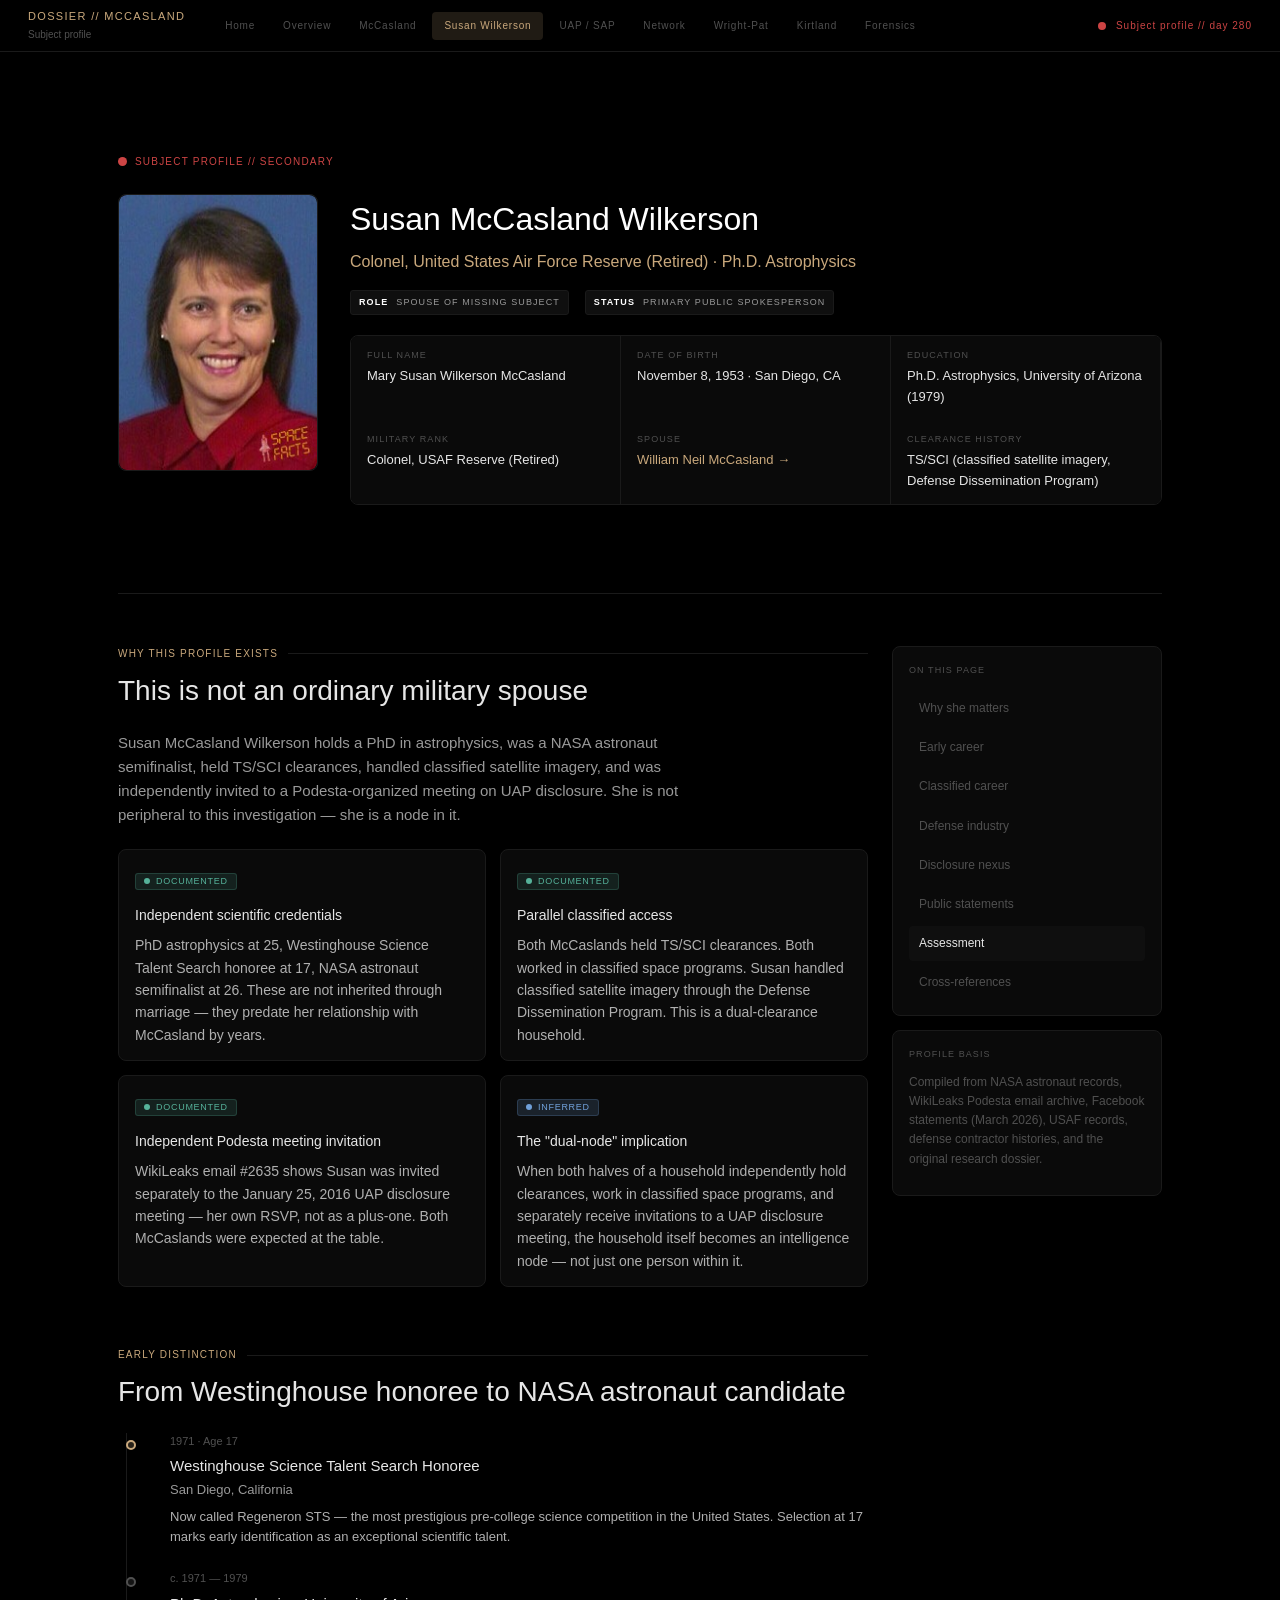
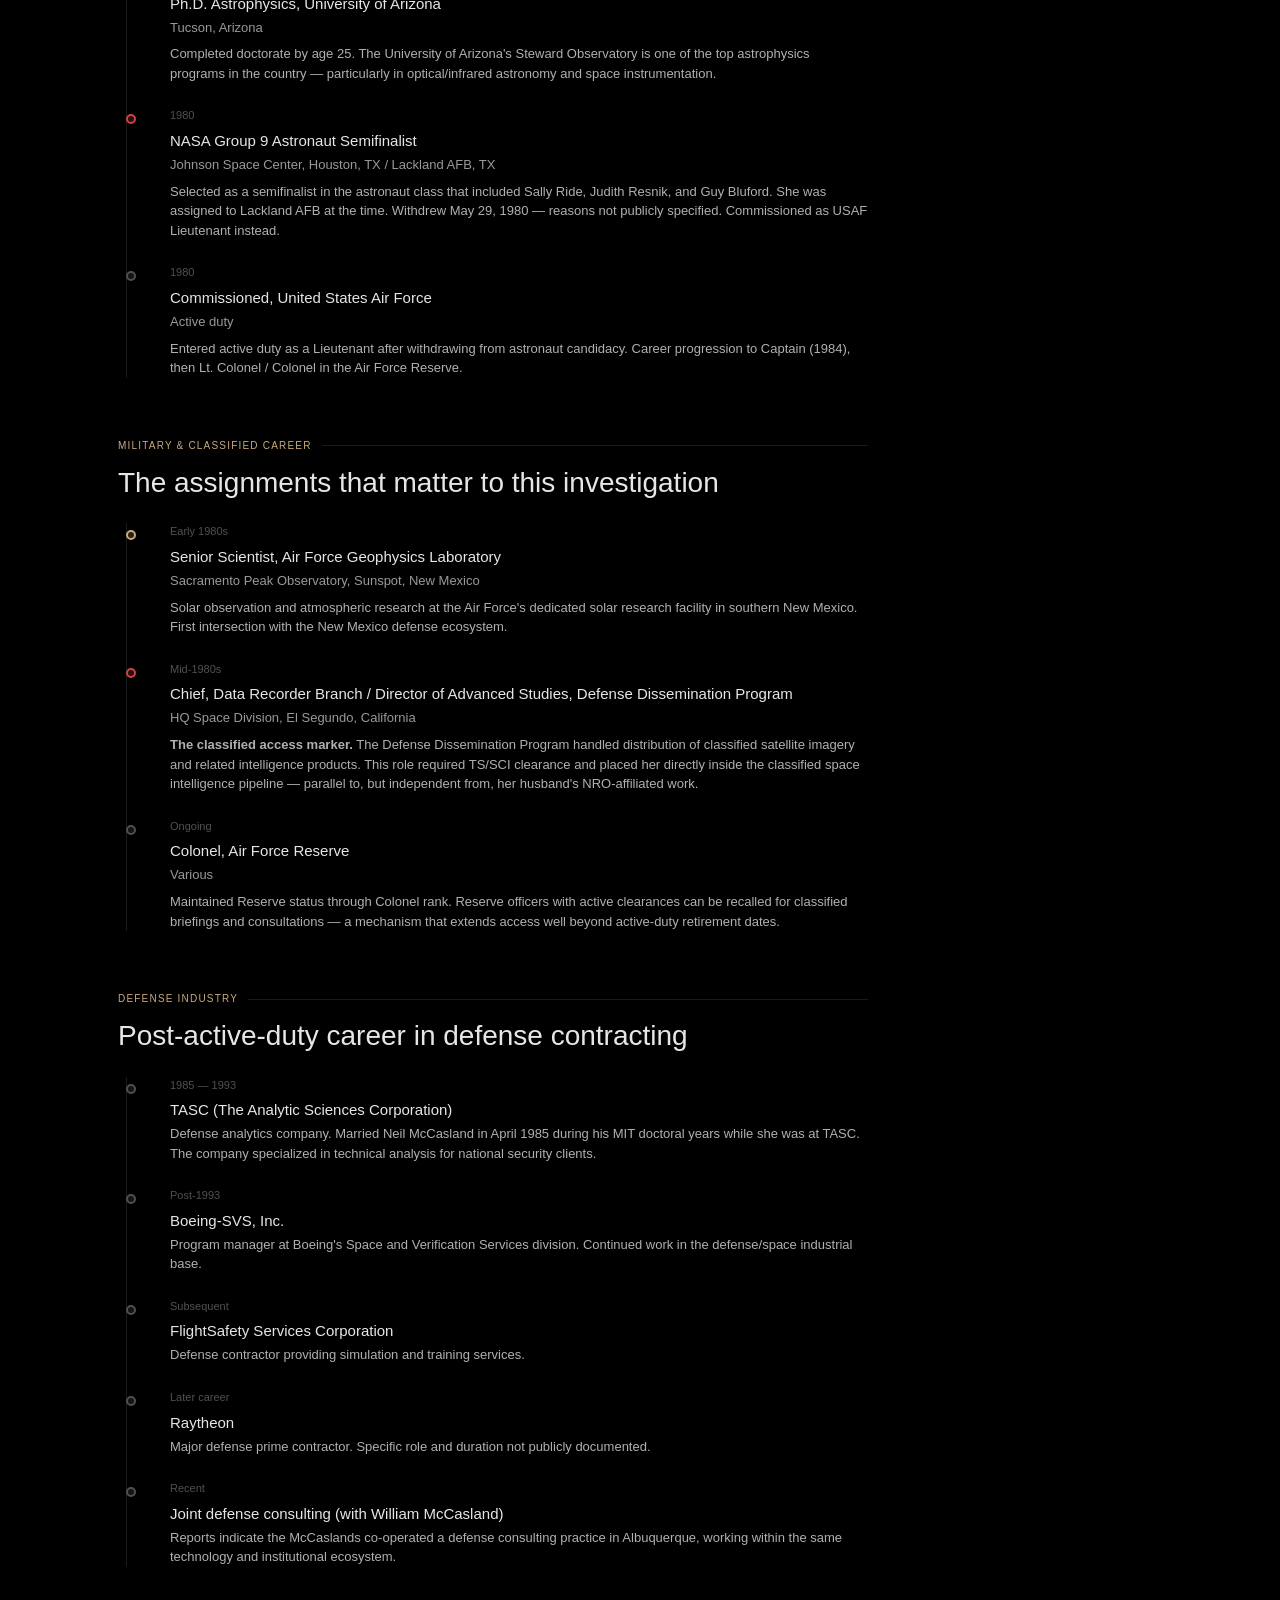
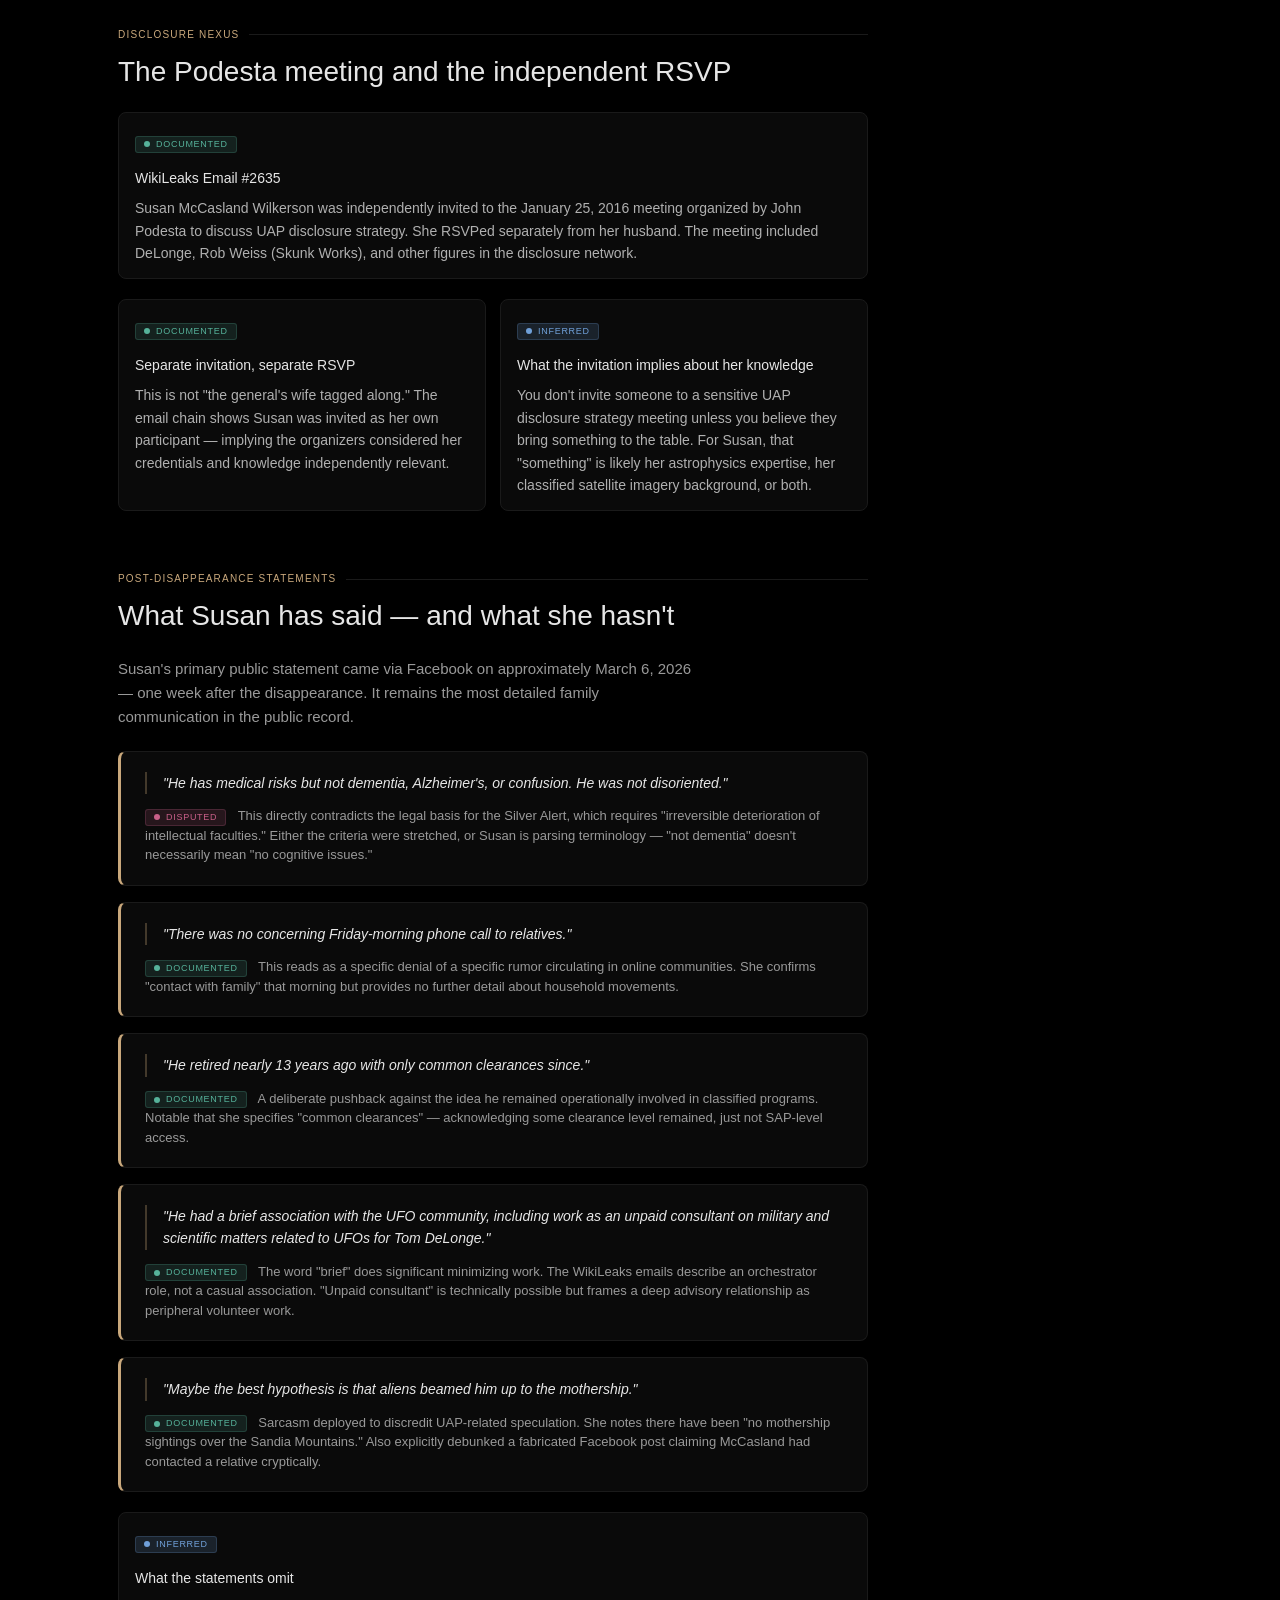
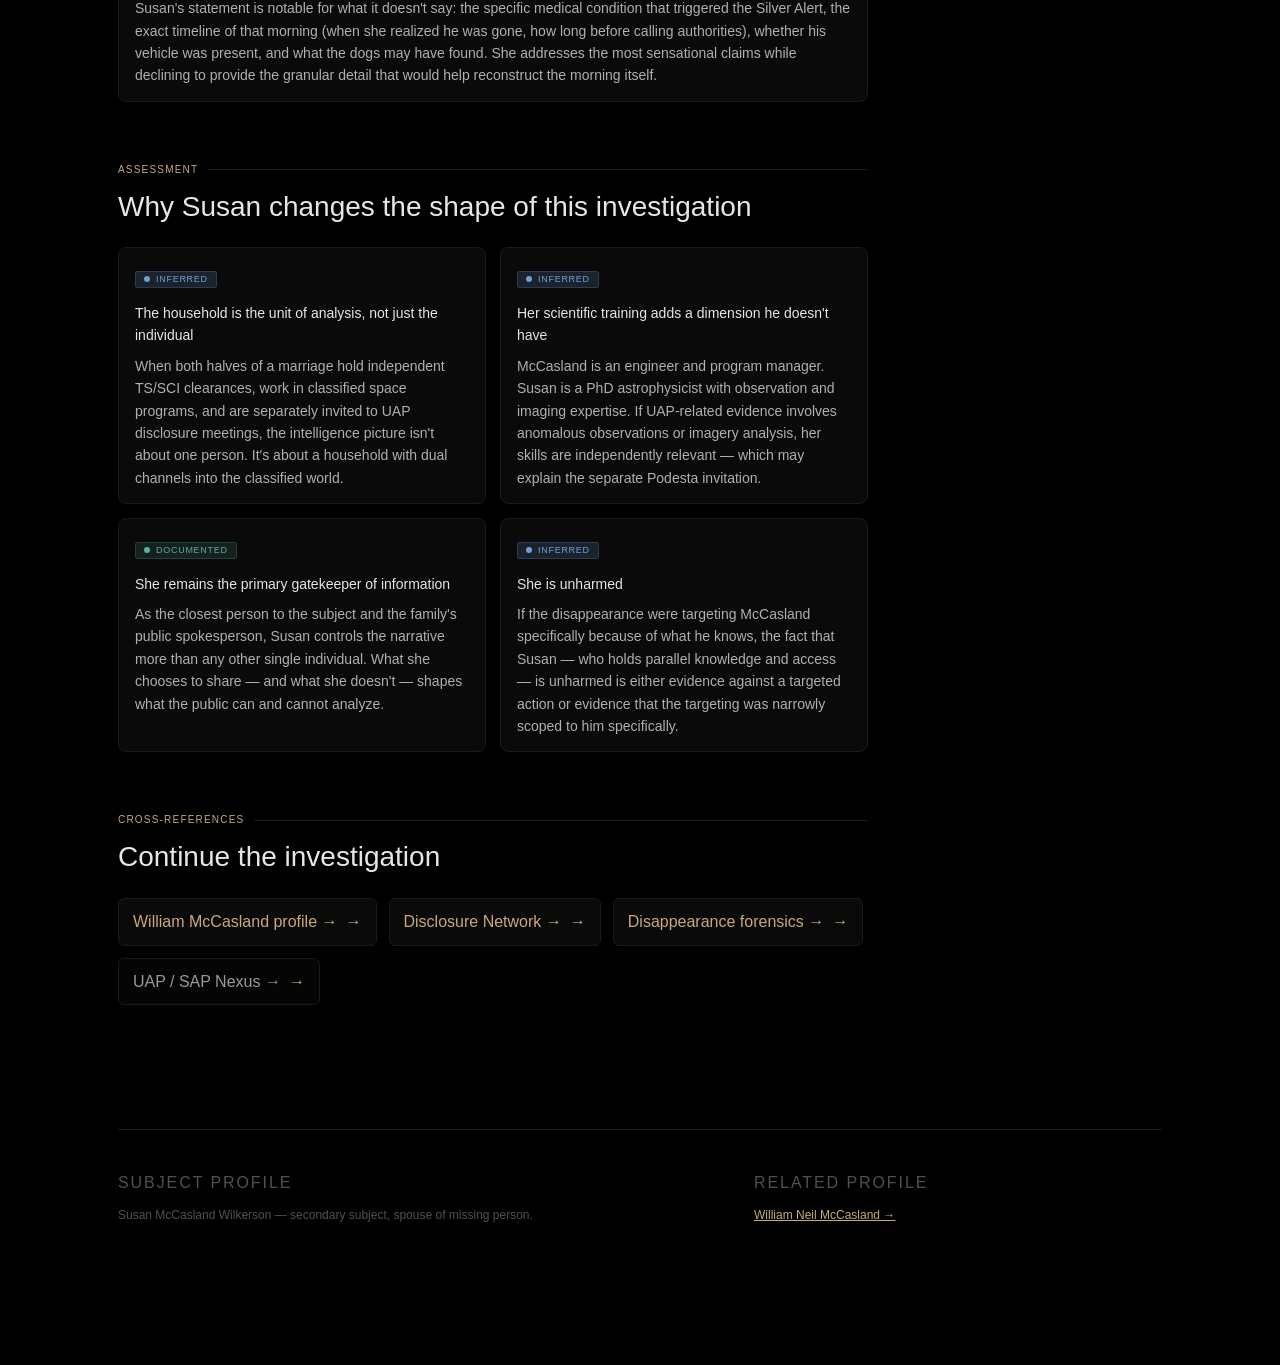
<file: profile-susan.html>
<!DOCTYPE html>
<html lang="en">
<head>
  <meta charset="UTF-8">
  <meta name="viewport" content="width=device-width, initial-scale=1.0">
  <title>Subject Profile: Susan McCasland Wilkerson | McCasland Investigation</title>
  <link rel="icon" href="data:,">
  <link rel="stylesheet" href="assets/site.css">
  <script defer src="assets/site.js"></script>
  <style>
    .profile-header {
      display: grid;
      grid-template-columns: 200px 1fr;
      gap: 32px;
      align-items: start;
      margin-bottom: 48px;
    }

    .profile-photo {
      width: 200px;
      height: 240px;
      border: 1px solid var(--border);
      border-radius: var(--radius-md);
      background: var(--surface-2);
      display: flex;
      align-items: center;
      justify-content: center;
      overflow: hidden;
      position: relative;
    }

    .profile-photo svg { width: 100%; height: 100%; }

    .profile-identity h1 {
      font-size: 32px;
      font-weight: 200;
      color: var(--text-bright);
      margin: 0 0 4px;
    }

    .profile-identity .profile-rank {
      font-size: 16px;
      color: var(--accent);
      font-weight: 300;
      margin: 0 0 16px;
    }

    .profile-identity .profile-status-row {
      display: flex;
      align-items: center;
      gap: 16px;
      flex-wrap: wrap;
      margin-bottom: 20px;
    }

    .profile-vitals {
      display: grid;
      grid-template-columns: repeat(3, 1fr);
      gap: 0;
      border: 1px solid var(--border);
      border-radius: var(--radius-md);
      overflow: hidden;
    }

    .vital {
      padding: 12px 16px;
      border-right: 1px solid var(--border);
      background: var(--surface-2);
    }

    .vital:last-child { border-right: none; }

    .vital-label {
      font-family: "SF Pro Display", -apple-system, BlinkMacSystemFont, "Segoe UI", Roboto, sans-serif;
      font-weight: 500;
      font-size: 9px;
      text-transform: uppercase;
      letter-spacing: 0.12em;
      color: var(--text-faint);
      margin-bottom: 4px;
    }

    .vital-value {
      font-size: 13px;
      color: var(--text-primary);
    }

    .career-timeline {
      position: relative;
      padding-left: 32px;
    }

    .career-timeline::before {
      content: "";
      position: absolute;
      left: 8px;
      top: 0;
      bottom: 0;
      width: 1px;
      background: var(--border);
    }

    .career-entry {
      position: relative;
      margin-bottom: 24px;
      padding-left: 20px;
    }

    .career-entry::before {
      content: "";
      position: absolute;
      left: -24px;
      top: 7px;
      width: 10px;
      height: 10px;
      border-radius: 50%;
      border: 2px solid var(--text-faint);
      background: var(--surface-4);
    }

    .career-entry.highlight::before {
      border-color: var(--accent);
      background: rgba(201, 168, 124, 0.2);
    }

    .career-entry.critical::before {
      border-color: var(--alert);
      background: rgba(204, 68, 68, 0.2);
    }

    .career-dates {
      font-family: "SF Pro Display", -apple-system, BlinkMacSystemFont, "Segoe UI", Roboto, sans-serif;
      font-weight: 500;
      font-size: 11px;
      color: var(--text-faint);
      margin-bottom: 4px;
    }

    .career-title {
      font-size: 15px;
      font-weight: 400;
      color: var(--text-primary);
      margin: 0 0 2px;
    }

    .career-location {
      font-size: 13px;
      color: var(--text-dim);
      margin: 0 0 6px;
    }

    .career-note {
      font-size: 13px;
      color: var(--text-body);
      line-height: 1.5;
      margin: 0;
    }

    .connection-card {
      display: grid;
      grid-template-columns: auto 1fr;
      gap: 16px;
      padding: 16px 20px;
      border: 1px solid var(--border);
      border-radius: var(--radius-md);
      background: var(--surface-2);
      margin-bottom: 12px;
      align-items: center;
    }

    .connection-type {
      font-family: "SF Pro Display", -apple-system, BlinkMacSystemFont, "Segoe UI", Roboto, sans-serif;
      font-weight: 500;
      font-size: 9px;
      text-transform: uppercase;
      letter-spacing: 0.12em;
      padding: 4px 8px;
      border-radius: 3px;
      white-space: nowrap;
    }

    .connection-type.family { color: var(--accent); background: var(--accent-soft); }
    .connection-type.professional { color: var(--inferred); background: var(--inferred-soft); }
    .connection-type.disclosure { color: var(--claimed); background: var(--claimed-soft); }

    .connection-name { font-size: 14px; font-weight: 400; color: var(--text-primary); margin: 0; }
    .connection-detail { font-size: 12px; color: var(--text-dim); margin: 2px 0 0; }

    /* Statement analysis */
    .statement-block {
      border: 1px solid var(--border);
      border-left: 3px solid var(--accent);
      border-radius: var(--radius-md);
      padding: 20px 24px;
      background: var(--surface-2);
      margin-bottom: 16px;
    }

    .statement-block blockquote {
      margin: 0 0 12px;
      padding-left: 16px;
      border-left: 2px solid rgba(201, 168, 124, 0.3);
      color: var(--text-primary);
      font-size: 14px;
      line-height: 1.6;
      font-style: italic;
    }

    .statement-block .analysis {
      font-size: 13px;
      color: var(--text-dim);
      line-height: 1.5;
      margin: 0;
    }

    @media (max-width: 860px) {
      .profile-header { grid-template-columns: 1fr; }
      .profile-photo { width: 160px; height: 192px; }
      .profile-vitals { grid-template-columns: 1fr; }
      .vital { border-right: none; border-bottom: 1px solid var(--border); }
      .vital:last-child { border-bottom: none; }
    }
  </style>
</head>
<body>
  <nav class="global-nav" aria-label="Primary">
    <div class="brand-lockup">
      <div class="brand-label">Dossier // McCasland</div>
      <div class="brand-subtitle">Subject profile</div>
    </div>
    <div class="nav-links">
      <a class="nav-link" data-nav-file="index.html" href="index.html">Home</a>
      <a class="nav-link" data-nav-file="mccasland-investigation.html" href="mccasland-investigation.html">Overview</a>
      <a class="nav-link" data-nav-file="profile-mccasland.html" href="profile-mccasland.html">McCasland</a>
      <a class="nav-link" data-nav-file="profile-susan.html" href="profile-susan.html">Susan Wilkerson</a>
      <a class="nav-link" data-nav-file="uap-sap-nexus.html" href="uap-sap-nexus.html">UAP / SAP</a>
      <a class="nav-link" data-nav-file="disclosure-network.html" href="disclosure-network.html">Network</a>
      <a class="nav-link" data-nav-file="wright-patterson-chain.html" href="wright-patterson-chain.html">Wright-Pat</a>
      <a class="nav-link" data-nav-file="kirtland-nexus.html" href="kirtland-nexus.html">Kirtland</a>
      <a class="nav-link" data-nav-file="disappearance-forensics.html" href="disappearance-forensics.html">Forensics</a>
    </div>
    <div class="nav-status" id="nav-day-status">Subject profile</div>
  </nav>

  <div class="site-shell">
    <div class="page-frame">

      <header class="hero-panel" style="padding-bottom: 40px;">
        <div class="eyebrow">Subject profile // secondary</div>

        <div class="profile-header">
          <div class="profile-photo" style="height: auto;">
            <img src="assets/susan-portrait.jpg" alt="Col. Susan McCasland Wilkerson" style="width: 100%; height: auto; display: block; border-radius: var(--radius-md);">
          </div>

          <div class="profile-identity">
            <h1>Susan McCasland Wilkerson</h1>
            <p class="profile-rank">Colonel, United States Air Force Reserve (Retired) · Ph.D. Astrophysics</p>

            <div class="profile-status-row">
              <span class="chip"><strong>Role</strong> Spouse of missing subject</span>
              <span class="chip"><strong>Status</strong> Primary public spokesperson</span>
            </div>

            <div class="profile-vitals">
              <div class="vital">
                <div class="vital-label">Full name</div>
                <div class="vital-value">Mary Susan Wilkerson McCasland</div>
              </div>
              <div class="vital">
                <div class="vital-label">Date of birth</div>
                <div class="vital-value">November 8, 1953 · San Diego, CA</div>
              </div>
              <div class="vital">
                <div class="vital-label">Education</div>
                <div class="vital-value">Ph.D. Astrophysics, University of Arizona (1979)</div>
              </div>
              <div class="vital">
                <div class="vital-label">Military rank</div>
                <div class="vital-value">Colonel, USAF Reserve (Retired)</div>
              </div>
              <div class="vital">
                <div class="vital-label">Spouse</div>
                <div class="vital-value"><a href="profile-mccasland.html" style="color: var(--accent); text-decoration: none;">William Neil McCasland →</a></div>
              </div>
              <div class="vital">
                <div class="vital-label">Clearance history</div>
                <div class="vital-value">TS/SCI (classified satellite imagery, Defense Dissemination Program)</div>
              </div>
            </div>
          </div>
        </div>
      </header>

      <div class="content-grid">
        <main class="content-main">

          <!-- WHY SHE MATTERS -->
          <section class="section-block" id="significance">
            <div class="section-kicker">Why this profile exists</div>
            <h2 class="section-title">This is not an ordinary military spouse</h2>
            <p class="section-intro">
              Susan McCasland Wilkerson holds a PhD in astrophysics, was a NASA astronaut semifinalist, held
              TS/SCI clearances, handled classified satellite imagery, and was independently invited to a
              Podesta-organized meeting on UAP disclosure. She is not peripheral to this investigation — she is
              a node in it.
            </p>

            <div class="summary-grid">
              <article class="summary-card">
                <span class="evidence-label documented">Documented</span>
                <h3>Independent scientific credentials</h3>
                <p>PhD astrophysics at 25, Westinghouse Science Talent Search honoree at 17, NASA astronaut semifinalist at 26. These are not inherited through marriage — they predate her relationship with McCasland by years.</p>
              </article>
              <article class="summary-card">
                <span class="evidence-label documented">Documented</span>
                <h3>Parallel classified access</h3>
                <p>Both McCaslands held TS/SCI clearances. Both worked in classified space programs. Susan handled classified satellite imagery through the Defense Dissemination Program. This is a dual-clearance household.</p>
              </article>
              <article class="summary-card">
                <span class="evidence-label documented">Documented</span>
                <h3>Independent Podesta meeting invitation</h3>
                <p>WikiLeaks email #2635 shows Susan was invited separately to the January 25, 2016 UAP disclosure meeting — her own RSVP, not as a plus-one. Both McCaslands were expected at the table.</p>
              </article>
              <article class="summary-card">
                <span class="evidence-label inferred">Inferred</span>
                <h3>The "dual-node" implication</h3>
                <p>When both halves of a household independently hold clearances, work in classified space programs, and separately receive invitations to a UAP disclosure meeting, the household itself becomes an intelligence node — not just one person within it.</p>
              </article>
            </div>
          </section>

          <!-- EARLY CAREER -->
          <section class="section-block" id="early">
            <div class="section-kicker">Early distinction</div>
            <h2 class="section-title">From Westinghouse honoree to NASA astronaut candidate</h2>

            <div class="career-timeline">
              <div class="career-entry highlight">
                <div class="career-dates">1971 · Age 17</div>
                <h3 class="career-title">Westinghouse Science Talent Search Honoree</h3>
                <p class="career-location">San Diego, California</p>
                <p class="career-note">Now called Regeneron STS — the most prestigious pre-college science competition in the United States. Selection at 17 marks early identification as an exceptional scientific talent.</p>
              </div>

              <div class="career-entry">
                <div class="career-dates">c. 1971 — 1979</div>
                <h3 class="career-title">Ph.D. Astrophysics, University of Arizona</h3>
                <p class="career-location">Tucson, Arizona</p>
                <p class="career-note">Completed doctorate by age 25. The University of Arizona's Steward Observatory is one of the top astrophysics programs in the country — particularly in optical/infrared astronomy and space instrumentation.</p>
              </div>

              <div class="career-entry critical">
                <div class="career-dates">1980</div>
                <h3 class="career-title">NASA Group 9 Astronaut Semifinalist</h3>
                <p class="career-location">Johnson Space Center, Houston, TX / Lackland AFB, TX</p>
                <p class="career-note">Selected as a semifinalist in the astronaut class that included Sally Ride, Judith Resnik, and Guy Bluford. She was assigned to Lackland AFB at the time. Withdrew May 29, 1980 — reasons not publicly specified. Commissioned as USAF Lieutenant instead.</p>
              </div>

              <div class="career-entry">
                <div class="career-dates">1980</div>
                <h3 class="career-title">Commissioned, United States Air Force</h3>
                <p class="career-location">Active duty</p>
                <p class="career-note">Entered active duty as a Lieutenant after withdrawing from astronaut candidacy. Career progression to Captain (1984), then Lt. Colonel / Colonel in the Air Force Reserve.</p>
              </div>
            </div>
          </section>

          <!-- MILITARY & CLASSIFIED CAREER -->
          <section class="section-block" id="classified">
            <div class="section-kicker">Military & classified career</div>
            <h2 class="section-title">The assignments that matter to this investigation</h2>

            <div class="career-timeline">
              <div class="career-entry highlight">
                <div class="career-dates">Early 1980s</div>
                <h3 class="career-title">Senior Scientist, Air Force Geophysics Laboratory</h3>
                <p class="career-location">Sacramento Peak Observatory, Sunspot, New Mexico</p>
                <p class="career-note">Solar observation and atmospheric research at the Air Force's dedicated solar research facility in southern New Mexico. First intersection with the New Mexico defense ecosystem.</p>
              </div>

              <div class="career-entry critical">
                <div class="career-dates">Mid-1980s</div>
                <h3 class="career-title">Chief, Data Recorder Branch / Director of Advanced Studies, Defense Dissemination Program</h3>
                <p class="career-location">HQ Space Division, El Segundo, California</p>
                <p class="career-note"><strong>The classified access marker.</strong> The Defense Dissemination Program handled distribution of classified satellite imagery and related intelligence products. This role required TS/SCI clearance and placed her directly inside the classified space intelligence pipeline — parallel to, but independent from, her husband's NRO-affiliated work.</p>
              </div>

              <div class="career-entry">
                <div class="career-dates">Ongoing</div>
                <h3 class="career-title">Colonel, Air Force Reserve</h3>
                <p class="career-location">Various</p>
                <p class="career-note">Maintained Reserve status through Colonel rank. Reserve officers with active clearances can be recalled for classified briefings and consultations — a mechanism that extends access well beyond active-duty retirement dates.</p>
              </div>
            </div>
          </section>

          <!-- INDUSTRY CAREER -->
          <section class="section-block" id="industry">
            <div class="section-kicker">Defense industry</div>
            <h2 class="section-title">Post-active-duty career in defense contracting</h2>

            <div class="career-timeline">
              <div class="career-entry">
                <div class="career-dates">1985 — 1993</div>
                <h3 class="career-title">TASC (The Analytic Sciences Corporation)</h3>
                <p class="career-note">Defense analytics company. Married Neil McCasland in April 1985 during his MIT doctoral years while she was at TASC. The company specialized in technical analysis for national security clients.</p>
              </div>

              <div class="career-entry">
                <div class="career-dates">Post-1993</div>
                <h3 class="career-title">Boeing-SVS, Inc.</h3>
                <p class="career-note">Program manager at Boeing's Space and Verification Services division. Continued work in the defense/space industrial base.</p>
              </div>

              <div class="career-entry">
                <div class="career-dates">Subsequent</div>
                <h3 class="career-title">FlightSafety Services Corporation</h3>
                <p class="career-note">Defense contractor providing simulation and training services.</p>
              </div>

              <div class="career-entry">
                <div class="career-dates">Later career</div>
                <h3 class="career-title">Raytheon</h3>
                <p class="career-note">Major defense prime contractor. Specific role and duration not publicly documented.</p>
              </div>

              <div class="career-entry">
                <div class="career-dates">Recent</div>
                <h3 class="career-title">Joint defense consulting (with William McCasland)</h3>
                <p class="career-note">Reports indicate the McCaslands co-operated a defense consulting practice in Albuquerque, working within the same technology and institutional ecosystem.</p>
              </div>
            </div>
          </section>

          <!-- DISCLOSURE CONNECTION -->
          <section class="section-block" id="disclosure">
            <div class="section-kicker">Disclosure nexus</div>
            <h2 class="section-title">The Podesta meeting and the independent RSVP</h2>

            <div class="callout-card">
              <span class="evidence-label documented">Documented</span>
              <h3>WikiLeaks Email #2635</h3>
              <p>Susan McCasland Wilkerson was independently invited to the January 25, 2016 meeting organized by John Podesta to discuss UAP disclosure strategy. She RSVPed separately from her husband. The meeting included DeLonge, Rob Weiss (Skunk Works), and other figures in the disclosure network.</p>
            </div>

            <div class="summary-grid" style="margin-top: 20px;">
              <article class="summary-card">
                <span class="evidence-label documented">Documented</span>
                <h3>Separate invitation, separate RSVP</h3>
                <p>This is not "the general's wife tagged along." The email chain shows Susan was invited as her own participant — implying the organizers considered her credentials and knowledge independently relevant.</p>
              </article>
              <article class="summary-card">
                <span class="evidence-label inferred">Inferred</span>
                <h3>What the invitation implies about her knowledge</h3>
                <p>You don't invite someone to a sensitive UAP disclosure strategy meeting unless you believe they bring something to the table. For Susan, that "something" is likely her astrophysics expertise, her classified satellite imagery background, or both.</p>
              </article>
            </div>
          </section>

          <!-- PUBLIC STATEMENTS -->
          <section class="section-block" id="statements">
            <div class="section-kicker">Post-disappearance statements</div>
            <h2 class="section-title">What Susan has said — and what she hasn't</h2>
            <p class="section-intro">
              Susan's primary public statement came via Facebook on approximately March 6, 2026 — one week
              after the disappearance. It remains the most detailed family communication in the public record.
            </p>

            <div class="statement-block">
              <blockquote>"He has medical risks but not dementia, Alzheimer's, or confusion. He was not disoriented."</blockquote>
              <p class="analysis"><span class="evidence-label disputed" style="margin-right: 8px;">Disputed</span> This directly contradicts the legal basis for the Silver Alert, which requires "irreversible deterioration of intellectual faculties." Either the criteria were stretched, or Susan is parsing terminology — "not dementia" doesn't necessarily mean "no cognitive issues."</p>
            </div>

            <div class="statement-block">
              <blockquote>"There was no concerning Friday-morning phone call to relatives."</blockquote>
              <p class="analysis"><span class="evidence-label documented" style="margin-right: 8px;">Documented</span> This reads as a specific denial of a specific rumor circulating in online communities. She confirms "contact with family" that morning but provides no further detail about household movements.</p>
            </div>

            <div class="statement-block">
              <blockquote>"He retired nearly 13 years ago with only common clearances since."</blockquote>
              <p class="analysis"><span class="evidence-label documented" style="margin-right: 8px;">Documented</span> A deliberate pushback against the idea he remained operationally involved in classified programs. Notable that she specifies "common clearances" — acknowledging some clearance level remained, just not SAP-level access.</p>
            </div>

            <div class="statement-block">
              <blockquote>"He had a brief association with the UFO community, including work as an unpaid consultant on military and scientific matters related to UFOs for Tom DeLonge."</blockquote>
              <p class="analysis"><span class="evidence-label documented" style="margin-right: 8px;">Documented</span> The word "brief" does significant minimizing work. The WikiLeaks emails describe an orchestrator role, not a casual association. "Unpaid consultant" is technically possible but frames a deep advisory relationship as peripheral volunteer work.</p>
            </div>

            <div class="statement-block">
              <blockquote>"Maybe the best hypothesis is that aliens beamed him up to the mothership."</blockquote>
              <p class="analysis"><span class="evidence-label documented" style="margin-right: 8px;">Documented</span> Sarcasm deployed to discredit UAP-related speculation. She notes there have been "no mothership sightings over the Sandia Mountains." Also explicitly debunked a fabricated Facebook post claiming McCasland had contacted a relative cryptically.</p>
            </div>

            <div class="callout-card" style="margin-top: 20px;">
              <span class="evidence-label inferred">Inferred</span>
              <h3>What the statements omit</h3>
              <p>Susan's statement is notable for what it doesn't say: the specific medical condition that triggered the Silver Alert, the exact timeline of that morning (when she realized he was gone, how long before calling authorities), whether his vehicle was present, and what the dogs may have found. She addresses the most sensational claims while declining to provide the granular detail that would help reconstruct the morning itself.</p>
            </div>
          </section>

          <!-- INVESTIGATIVE SIGNIFICANCE -->
          <section class="section-block" id="significance-summary">
            <div class="section-kicker">Assessment</div>
            <h2 class="section-title">Why Susan changes the shape of this investigation</h2>

            <div class="summary-grid">
              <article class="summary-card">
                <span class="evidence-label inferred">Inferred</span>
                <h3>The household is the unit of analysis, not just the individual</h3>
                <p>When both halves of a marriage hold independent TS/SCI clearances, work in classified space programs, and are separately invited to UAP disclosure meetings, the intelligence picture isn't about one person. It's about a household with dual channels into the classified world.</p>
              </article>
              <article class="summary-card">
                <span class="evidence-label inferred">Inferred</span>
                <h3>Her scientific training adds a dimension he doesn't have</h3>
                <p>McCasland is an engineer and program manager. Susan is a PhD astrophysicist with observation and imaging expertise. If UAP-related evidence involves anomalous observations or imagery analysis, her skills are independently relevant — which may explain the separate Podesta invitation.</p>
              </article>
              <article class="summary-card">
                <span class="evidence-label documented">Documented</span>
                <h3>She remains the primary gatekeeper of information</h3>
                <p>As the closest person to the subject and the family's public spokesperson, Susan controls the narrative more than any other single individual. What she chooses to share — and what she doesn't — shapes what the public can and cannot analyze.</p>
              </article>
              <article class="summary-card">
                <span class="evidence-label inferred">Inferred</span>
                <h3>She is unharmed</h3>
                <p>If the disappearance were targeting McCasland specifically because of what he knows, the fact that Susan — who holds parallel knowledge and access — is unharmed is either evidence against a targeted action or evidence that the targeting was narrowly scoped to him specifically.</p>
              </article>
            </div>
          </section>

          <!-- CROSS-REFERENCES -->
          <section class="section-block" id="cross-ref">
            <div class="section-kicker">Cross-references</div>
            <h2 class="section-title">Continue the investigation</h2>
            <div class="button-row">
              <a class="button-link" href="profile-mccasland.html">William McCasland profile →</a>
              <a class="button-link" href="disclosure-network.html">Disclosure Network →</a>
              <a class="button-link" href="disappearance-forensics.html">Disappearance forensics →</a>
              <a class="button-link ghost" href="uap-sap-nexus.html">UAP / SAP Nexus →</a>
            </div>
          </section>

        </main>

        <aside class="side-rail">
          <div class="rail-card">
            <div class="rail-label">On this page</div>
            <nav class="section-nav" aria-label="Section navigation">
              <a class="section-link" data-section-link href="#significance">Why she matters</a>
              <a class="section-link" data-section-link href="#early">Early career</a>
              <a class="section-link" data-section-link href="#classified">Classified career</a>
              <a class="section-link" data-section-link href="#industry">Defense industry</a>
              <a class="section-link" data-section-link href="#disclosure">Disclosure nexus</a>
              <a class="section-link" data-section-link href="#statements">Public statements</a>
              <a class="section-link" data-section-link href="#significance-summary">Assessment</a>
              <a class="section-link" data-section-link href="#cross-ref">Cross-references</a>
            </nav>
          </div>

          <div class="legend-card">
            <div class="legend-label">Profile basis</div>
            <p class="caption">
              Compiled from NASA astronaut records, WikiLeaks Podesta email archive, Facebook statements (March 2026),
              USAF records, defense contractor histories, and the original research dossier.
            </p>
          </div>
        </aside>
      </div>

      <footer class="footer">
        <div class="footer-grid">
          <div>
            <div class="footer-label">Subject profile</div>
            <p>Susan McCasland Wilkerson — secondary subject, spouse of missing person.</p>
          </div>
          <div>
            <div class="footer-label">Related profile</div>
            <p><a href="profile-mccasland.html">William Neil McCasland →</a></p>
          </div>
        </div>
      </footer>
    </div>
  </div>
</body>
</html>
</file>
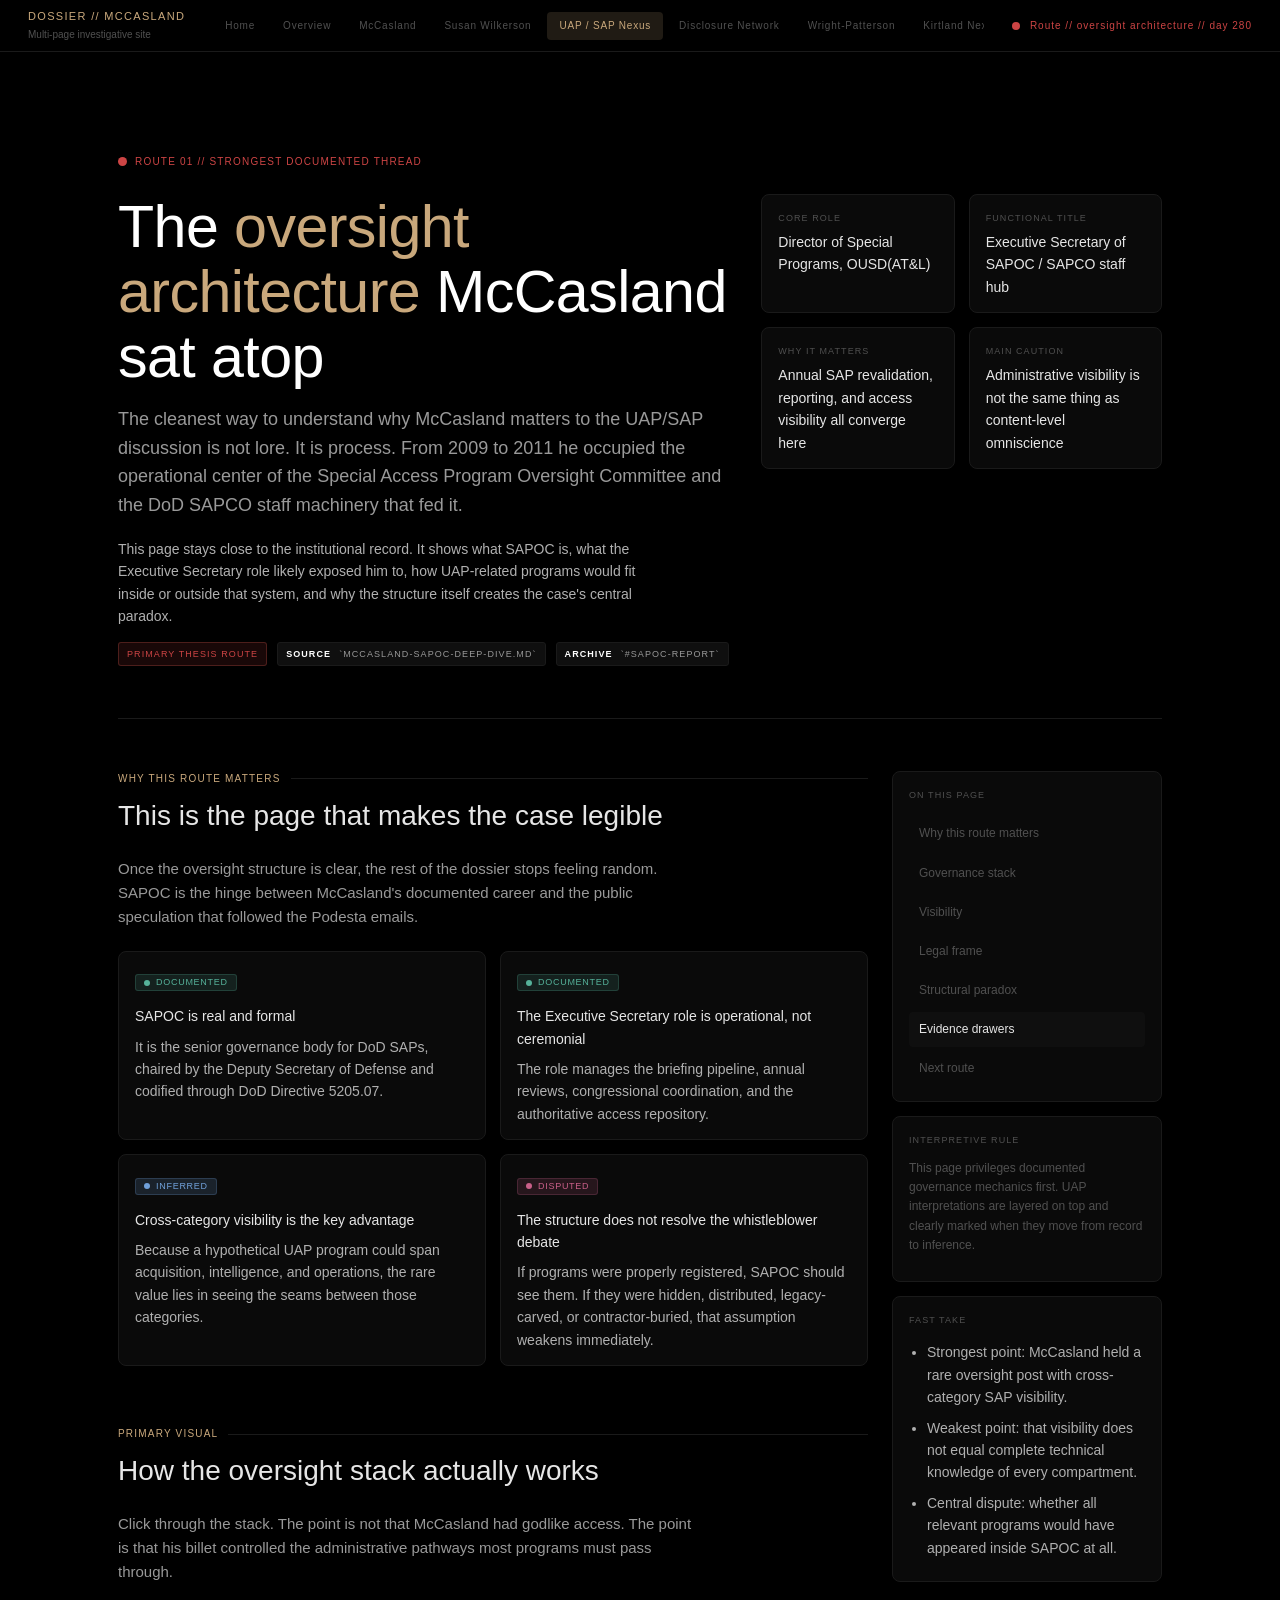
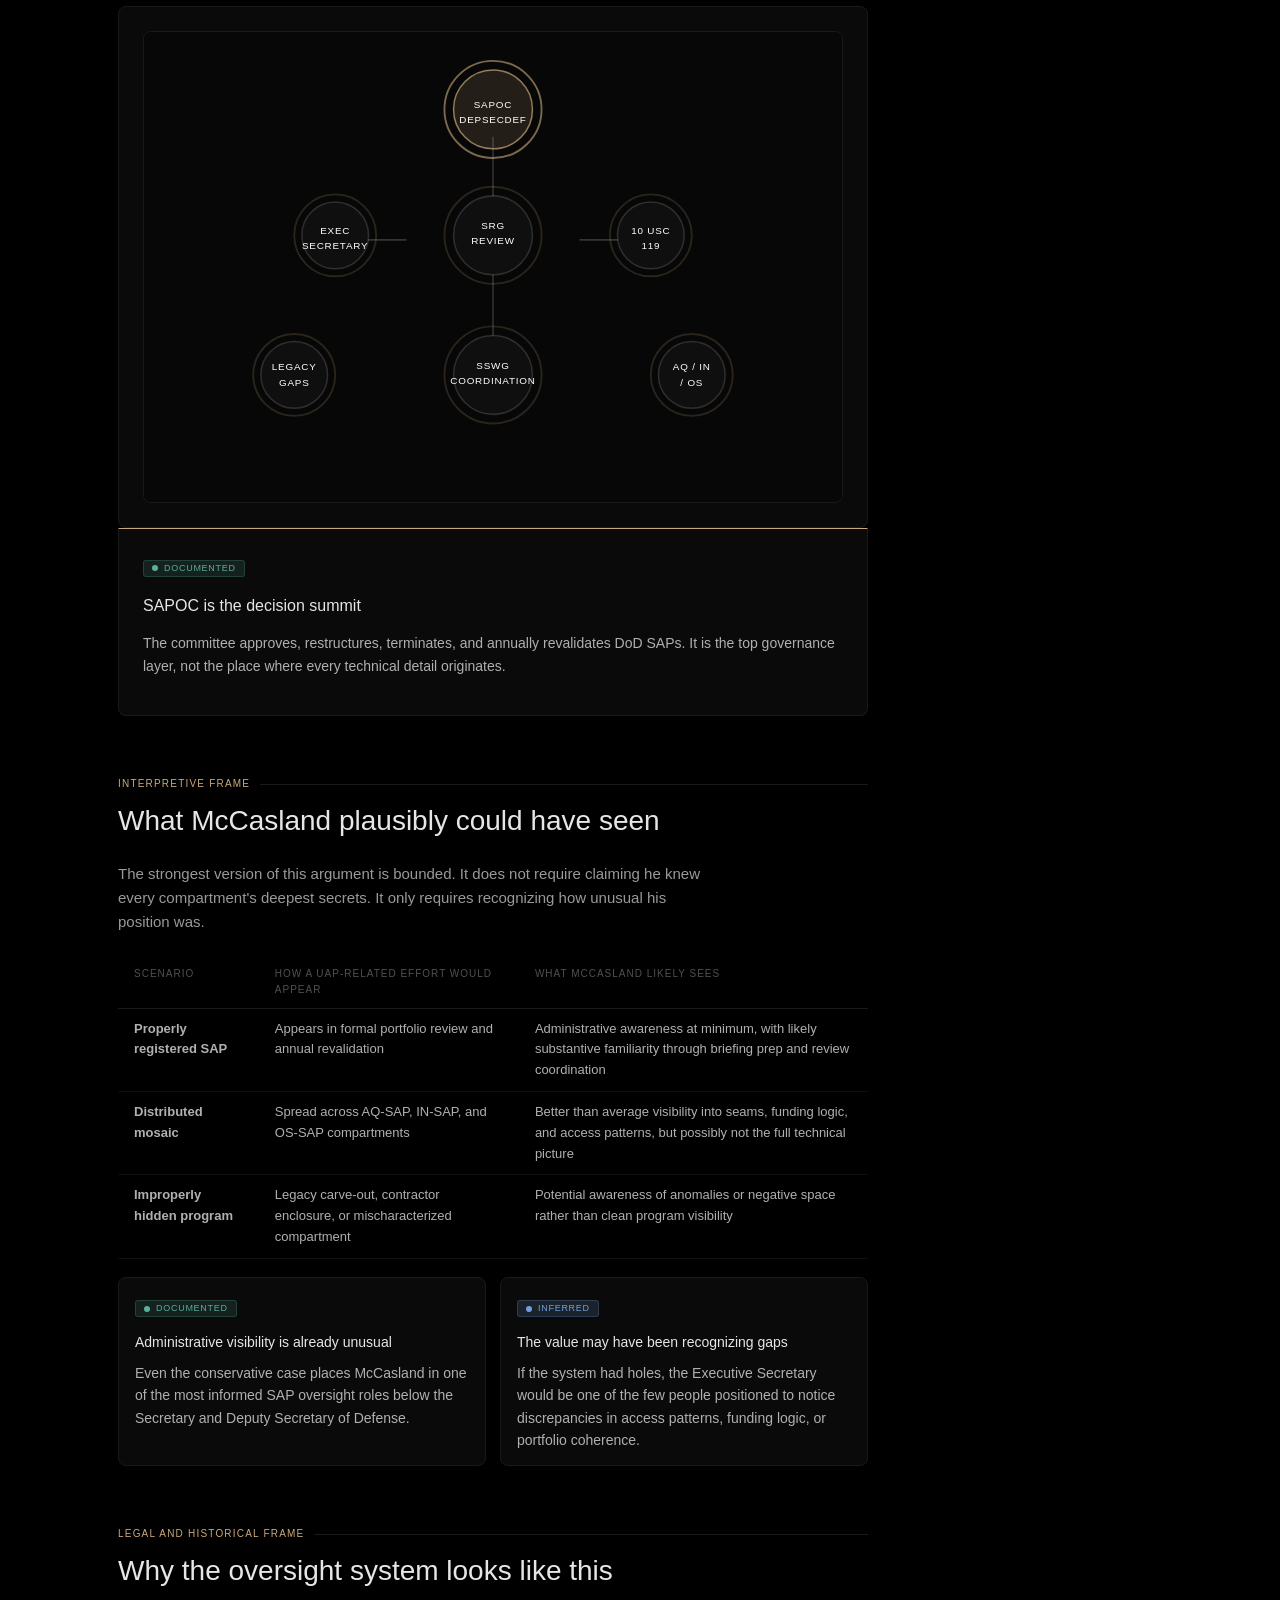
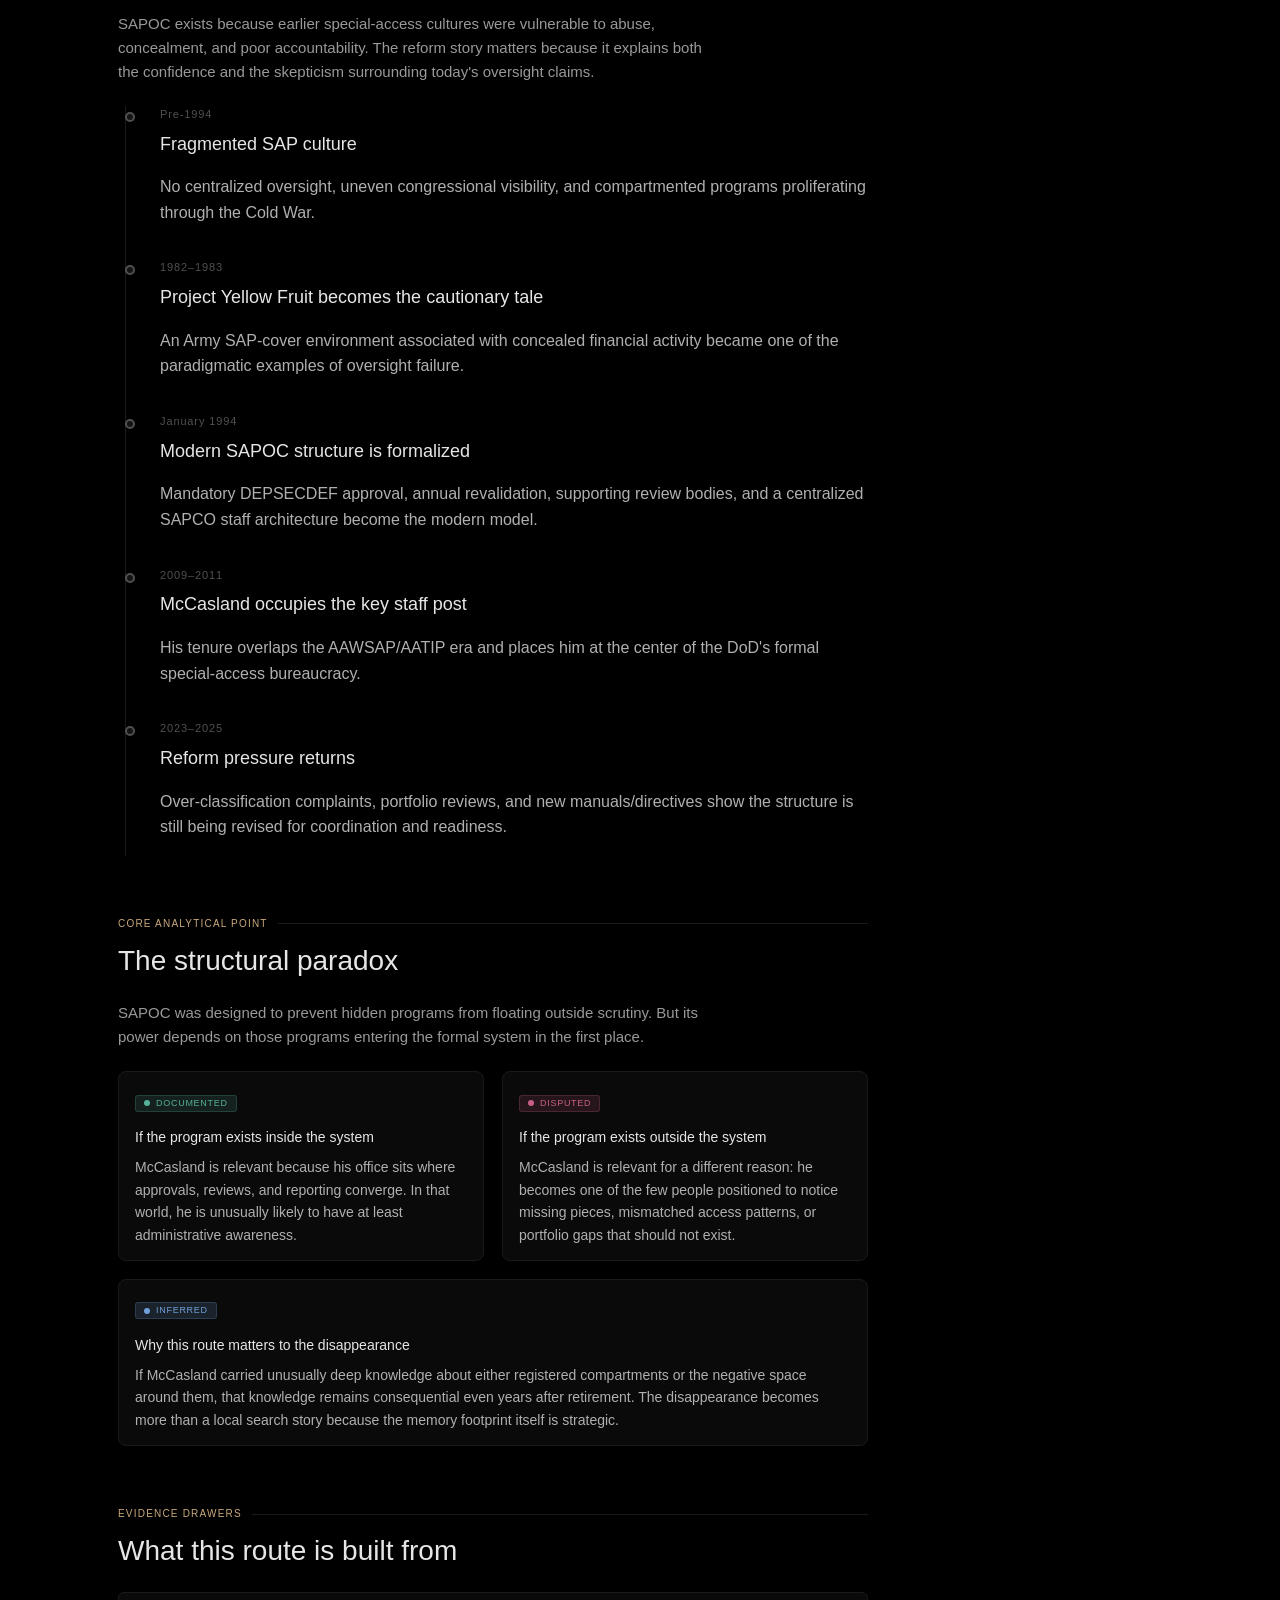
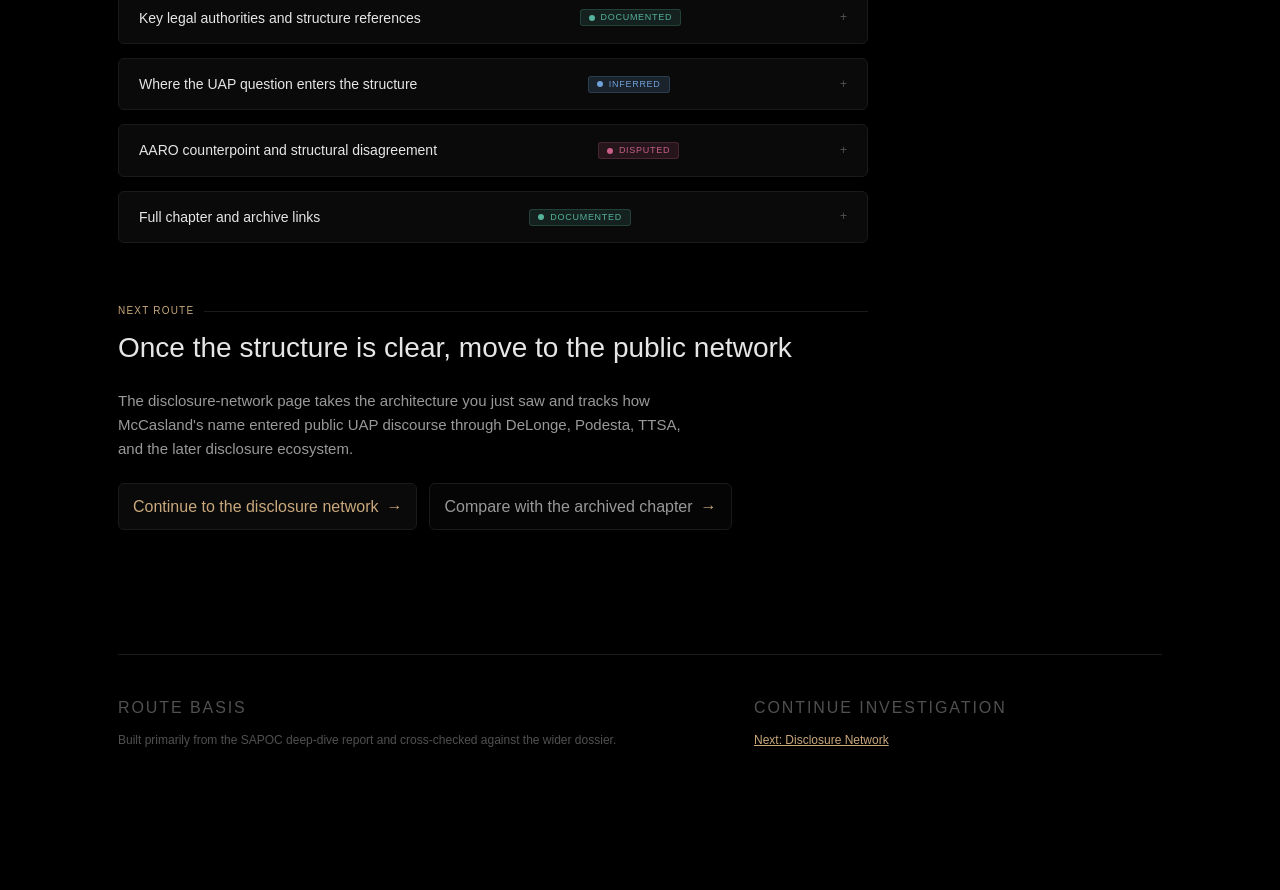
<file: uap-sap-nexus.html>
<!DOCTYPE html>
<html lang="en">
<head>
  <meta charset="UTF-8">
  <meta name="viewport" content="width=device-width, initial-scale=1.0">
  <title>UAP / SAP Nexus | McCasland Investigation</title>
  <link rel="icon" href="data:,">
  <link rel="stylesheet" href="assets/site.css">
  <script defer src="assets/site.js"></script>
</head>
<body>
  <nav class="global-nav" aria-label="Primary">
    <div class="brand-lockup">
      <div class="brand-label">Dossier // McCasland</div>
      <div class="brand-subtitle">Multi-page investigative site</div>
    </div>
    <div class="nav-links">
      <a class="nav-link" data-nav-file="index.html" href="index.html">Home</a>
      <a class="nav-link" data-nav-file="mccasland-investigation.html" href="mccasland-investigation.html">Overview</a>
      <a class="nav-link" data-nav-file="profile-mccasland.html" href="profile-mccasland.html">McCasland</a>
      <a class="nav-link" data-nav-file="profile-susan.html" href="profile-susan.html">Susan Wilkerson</a>
      <a class="nav-link" data-nav-file="uap-sap-nexus.html" href="uap-sap-nexus.html">UAP / SAP Nexus</a>
      <a class="nav-link" data-nav-file="disclosure-network.html" href="disclosure-network.html">Disclosure Network</a>
      <a class="nav-link" data-nav-file="wright-patterson-chain.html" href="wright-patterson-chain.html">Wright-Patterson</a>
      <a class="nav-link" data-nav-file="kirtland-nexus.html" href="kirtland-nexus.html">Kirtland Nexus</a>
      <a class="nav-link" data-nav-file="disappearance-forensics.html" href="disappearance-forensics.html">Forensics</a>
      <a class="nav-link" data-nav-file="mccasland-investigation-legacy-2026-03-12.html" href="mccasland-investigation-legacy-2026-03-12.html">Archive</a>
    </div>
    <div class="nav-status" id="nav-day-status">Route // oversight architecture</div>
  </nav>

  <div class="site-shell">
    <div class="page-frame">
      <header class="hero-panel">
        <div class="eyebrow">Route 01 // strongest documented thread</div>
        <div class="hero-grid">
          <div>
            <h1 class="hero-title">The <strong>oversight architecture</strong> McCasland sat atop</h1>
            <p class="hero-subtitle">
              The cleanest way to understand why McCasland matters to the UAP/SAP discussion is not lore. It is
              process. From 2009 to 2011 he occupied the operational center of the Special Access Program
              Oversight Committee and the DoD SAPCO staff machinery that fed it.
            </p>
            <p class="hero-copy">
              This page stays close to the institutional record. It shows what SAPOC is, what the Executive
              Secretary role likely exposed him to, how UAP-related programs would fit inside or outside that
              system, and why the structure itself creates the case's central paradox.
            </p>
            <div class="chip-row">
              <span class="status-pill alert">Primary thesis route</span>
              <span class="chip"><strong>Source</strong> `mccasland-sapoc-deep-dive.md`</span>
              <span class="chip"><strong>Archive</strong> `#sapoc-report`</span>
            </div>
          </div>

          <div class="hero-meta-grid">
            <article class="meta-card">
              <div class="meta-label">Core role</div>
              <div class="meta-value">Director of Special Programs, OUSD(AT&amp;L)</div>
            </article>
            <article class="meta-card">
              <div class="meta-label">Functional title</div>
              <div class="meta-value">Executive Secretary of SAPOC / SAPCO staff hub</div>
            </article>
            <article class="meta-card">
              <div class="meta-label">Why it matters</div>
              <div class="meta-value">Annual SAP revalidation, reporting, and access visibility all converge here</div>
            </article>
            <article class="meta-card">
              <div class="meta-label">Main caution</div>
              <div class="meta-value">Administrative visibility is not the same thing as content-level omniscience</div>
            </article>
          </div>
        </div>
      </header>

      <div class="content-grid">
        <main class="content-main">
          <section class="section-block" id="stakes">
            <div class="section-kicker">Why this route matters</div>
            <h2 class="section-title">This is the page that makes the case legible</h2>
            <p class="section-intro">
              Once the oversight structure is clear, the rest of the dossier stops feeling random. SAPOC is the
              hinge between McCasland's documented career and the public speculation that followed the Podesta
              emails.
            </p>

            <div class="summary-grid">
              <article class="summary-card">
                <span class="evidence-label documented">Documented</span>
                <h3>SAPOC is real and formal</h3>
                <p>It is the senior governance body for DoD SAPs, chaired by the Deputy Secretary of Defense and codified through DoD Directive 5205.07.</p>
              </article>

              <article class="summary-card">
                <span class="evidence-label documented">Documented</span>
                <h3>The Executive Secretary role is operational, not ceremonial</h3>
                <p>The role manages the briefing pipeline, annual reviews, congressional coordination, and the authoritative access repository.</p>
              </article>

              <article class="summary-card">
                <span class="evidence-label inferred">Inferred</span>
                <h3>Cross-category visibility is the key advantage</h3>
                <p>Because a hypothetical UAP program could span acquisition, intelligence, and operations, the rare value lies in seeing the seams between those categories.</p>
              </article>

              <article class="summary-card">
                <span class="evidence-label disputed">Disputed</span>
                <h3>The structure does not resolve the whistleblower debate</h3>
                <p>If programs were properly registered, SAPOC should see them. If they were hidden, distributed, legacy-carved, or contractor-buried, that assumption weakens immediately.</p>
              </article>
            </div>
          </section>

          <section class="section-block" id="architecture">
            <div class="section-kicker">Primary visual</div>
            <h2 class="section-title">How the oversight stack actually works</h2>
            <p class="section-intro">
              Click through the stack. The point is not that McCasland had godlike access. The point is that his
              billet controlled the administrative pathways most programs must pass through.
            </p>

            <div class="figure-shell" data-diagram>
              <article class="figure-card">
                <div class="diagram-stage">
                  <svg viewBox="0 0 920 620" role="img" aria-labelledby="sap-title sap-desc">
                    <title id="sap-title">SAP governance stack</title>
                    <desc id="sap-desc">A diagram showing SAPOC at the top, the Senior Review Group in the middle, the working group below, and McCasland's executive secretary role linking to Congress and SAP categories.</desc>
                    <rect width="920" height="620" fill="#070707"/>
                    <path class="diagram-edge" d="M460 138V220"/>
                    <path class="diagram-edge" d="M460 316V404"/>
                    <path class="diagram-edge" d="M252 274H346"/>
                    <path class="diagram-edge" d="M574 274H668"/>
                    <g class="diagram-node active" data-node="sapoc" tabindex="0" role="button" aria-label="SAPOC node">
                      <circle class="node-ring" cx="460" cy="102" r="64"/>
                      <circle class="node-core" cx="460" cy="102" r="52"/>
                      <text x="460" y="100" text-anchor="middle">SAPOC</text>
                      <text x="460" y="120" text-anchor="middle">DEPSECDEF</text>
                    </g>
                    <g class="diagram-node" data-node="srg" tabindex="0" role="button" aria-label="Senior Review Group node">
                      <circle class="node-ring" cx="460" cy="268" r="64"/>
                      <circle class="node-core" cx="460" cy="268" r="52"/>
                      <text x="460" y="260" text-anchor="middle">SRG</text>
                      <text x="460" y="280" text-anchor="middle">review</text>
                    </g>
                    <g class="diagram-node" data-node="sswg" tabindex="0" role="button" aria-label="Working group node">
                      <circle class="node-ring" cx="460" cy="452" r="64"/>
                      <circle class="node-core" cx="460" cy="452" r="52"/>
                      <text x="460" y="444" text-anchor="middle">SSWG</text>
                      <text x="460" y="464" text-anchor="middle">coordination</text>
                    </g>
                    <g class="diagram-node" data-node="mccasland" tabindex="0" role="button" aria-label="McCasland node">
                      <circle class="node-ring" cx="252" cy="268" r="54"/>
                      <circle class="node-core" cx="252" cy="268" r="44"/>
                      <text x="252" y="266" text-anchor="middle">Exec</text>
                      <text x="252" y="286" text-anchor="middle">Secretary</text>
                    </g>
                    <g class="diagram-node" data-node="congress" tabindex="0" role="button" aria-label="Congress node">
                      <circle class="node-ring" cx="668" cy="268" r="54"/>
                      <circle class="node-core" cx="668" cy="268" r="44"/>
                      <text x="668" y="266" text-anchor="middle">10 USC</text>
                      <text x="668" y="286" text-anchor="middle">119</text>
                    </g>
                    <g class="diagram-node" data-node="categories" tabindex="0" role="button" aria-label="SAP categories node">
                      <circle class="node-ring" cx="722" cy="452" r="54"/>
                      <circle class="node-core" cx="722" cy="452" r="44"/>
                      <text x="722" y="446" text-anchor="middle">AQ / IN</text>
                      <text x="722" y="466" text-anchor="middle">/ OS</text>
                    </g>
                    <g class="diagram-node" data-node="carveouts" tabindex="0" role="button" aria-label="Carve-outs node">
                      <circle class="node-ring" cx="198" cy="452" r="54"/>
                      <circle class="node-core" cx="198" cy="452" r="44"/>
                      <text x="198" y="446" text-anchor="middle">legacy</text>
                      <text x="198" y="466" text-anchor="middle">gaps</text>
                    </g>
                  </svg>
                </div>
              </article>

              <article class="figure-card">
                <div class="diagram-panel active" data-panel="sapoc">
                  <span class="evidence-label documented">Documented</span>
                  <h3>SAPOC is the decision summit</h3>
                  <p>
                    The committee approves, restructures, terminates, and annually revalidates DoD SAPs. It is
                    the top governance layer, not the place where every technical detail originates.
                  </p>
                </div>

                <div class="diagram-panel" data-panel="srg">
                  <span class="evidence-label documented">Documented</span>
                  <h3>The Senior Review Group handles the detail work</h3>
                  <p>
                    Programs are typically refined and argued through the SRG before they ever reach SAPOC.
                    This is where much of the working-level portfolio review happens.
                  </p>
                </div>

                <div class="diagram-panel" data-panel="sswg">
                  <span class="evidence-label documented">Documented</span>
                  <h3>The working group is the coordination engine</h3>
                  <p>
                    The working group deconflicts, coordinates, and feeds decisions upward. It matters because
                    the entire portfolio has to be made administratively coherent before it can be overseen.
                  </p>
                </div>

                <div class="diagram-panel" data-panel="mccasland">
                  <span class="evidence-label documented">Documented</span>
                  <h3>McCasland's leverage was procedural reach</h3>
                  <p>
                    As Executive Secretary and SAPCO director-equivalent, he managed the docket, review cycle,
                    access repository, and congressional interactions. That does not mean he knew every compartment's inner science, but it does mean he sat where the portfolio became legible.
                  </p>
                </div>

                <div class="diagram-panel" data-panel="congress">
                  <span class="evidence-label documented">Documented</span>
                  <h3>Congressional reporting is limited by design</h3>
                  <p>
                    Title 10 reporting exists, but waived USAPs can restrict notice to a handful of committee
                    leaders. That is one reason the existence of oversight does not automatically settle public doubt.
                  </p>
                </div>

                <div class="diagram-panel" data-panel="categories">
                  <span class="evidence-label inferred">Inferred</span>
                  <h3>A comprehensive UAP program would not fit neatly in one box</h3>
                  <p>
                    Retrieval operations, intelligence analysis, and reverse engineering map naturally onto
                    operations, intelligence, and acquisition categories. That cross-category footprint is what makes SAPOC structurally relevant.
                  </p>
                </div>

                <div class="diagram-panel" data-panel="carveouts">
                  <span class="evidence-label disputed">Disputed</span>
                  <h3>The system can only govern what enters the system</h3>
                  <p>
                    Legacy carve-outs, improperly hidden compartments, or contractor-buried work are the core
                    loopholes in the public debate. This is where Grusch-style allegations and AARO-style denials collide.
                  </p>
                </div>
              </article>
            </div>
          </section>

          <section class="section-block" id="visibility">
            <div class="section-kicker">Interpretive frame</div>
            <h2 class="section-title">What McCasland plausibly could have seen</h2>
            <p class="section-intro">
              The strongest version of this argument is bounded. It does not require claiming he knew every
              compartment's deepest secrets. It only requires recognizing how unusual his position was.
            </p>

            <div class="table-wrap">
              <table>
                <thead>
                  <tr>
                    <th>Scenario</th>
                    <th>How a UAP-related effort would appear</th>
                    <th>What McCasland likely sees</th>
                  </tr>
                </thead>
                <tbody>
                  <tr>
                    <td><strong>Properly registered SAP</strong></td>
                    <td>Appears in formal portfolio review and annual revalidation</td>
                    <td>Administrative awareness at minimum, with likely substantive familiarity through briefing prep and review coordination</td>
                  </tr>
                  <tr>
                    <td><strong>Distributed mosaic</strong></td>
                    <td>Spread across AQ-SAP, IN-SAP, and OS-SAP compartments</td>
                    <td>Better than average visibility into seams, funding logic, and access patterns, but possibly not the full technical picture</td>
                  </tr>
                  <tr>
                    <td><strong>Improperly hidden program</strong></td>
                    <td>Legacy carve-out, contractor enclosure, or mischaracterized compartment</td>
                    <td>Potential awareness of anomalies or negative space rather than clean program visibility</td>
                  </tr>
                </tbody>
              </table>
            </div>

            <div class="insight-grid" style="margin-top: 18px;">
              <article class="insight-card">
                <span class="evidence-label documented">Documented</span>
                <h3>Administrative visibility is already unusual</h3>
                <p>Even the conservative case places McCasland in one of the most informed SAP oversight roles below the Secretary and Deputy Secretary of Defense.</p>
              </article>
              <article class="insight-card">
                <span class="evidence-label inferred">Inferred</span>
                <h3>The value may have been recognizing gaps</h3>
                <p>If the system had holes, the Executive Secretary would be one of the few people positioned to notice discrepancies in access patterns, funding logic, or portfolio coherence.</p>
              </article>
            </div>
          </section>

          <section class="section-block" id="framework">
            <div class="section-kicker">Legal and historical frame</div>
            <h2 class="section-title">Why the oversight system looks like this</h2>
            <p class="section-intro">
              SAPOC exists because earlier special-access cultures were vulnerable to abuse, concealment, and poor
              accountability. The reform story matters because it explains both the confidence and the skepticism
              surrounding today's oversight claims.
            </p>

            <div class="timeline-rail">
              <article class="timeline-item">
                <div class="timeline-date">Pre-1994</div>
                <h3>Fragmented SAP culture</h3>
                <p>No centralized oversight, uneven congressional visibility, and compartmented programs proliferating through the Cold War.</p>
              </article>
              <article class="timeline-item">
                <div class="timeline-date">1982–1983</div>
                <h3>Project Yellow Fruit becomes the cautionary tale</h3>
                <p>An Army SAP-cover environment associated with concealed financial activity became one of the paradigmatic examples of oversight failure.</p>
              </article>
              <article class="timeline-item">
                <div class="timeline-date">January 1994</div>
                <h3>Modern SAPOC structure is formalized</h3>
                <p>Mandatory DEPSECDEF approval, annual revalidation, supporting review bodies, and a centralized SAPCO staff architecture become the modern model.</p>
              </article>
              <article class="timeline-item">
                <div class="timeline-date">2009–2011</div>
                <h3>McCasland occupies the key staff post</h3>
                <p>His tenure overlaps the AAWSAP/AATIP era and places him at the center of the DoD's formal special-access bureaucracy.</p>
              </article>
              <article class="timeline-item">
                <div class="timeline-date">2023–2025</div>
                <h3>Reform pressure returns</h3>
                <p>Over-classification complaints, portfolio reviews, and new manuals/directives show the structure is still being revised for coordination and readiness.</p>
              </article>
            </div>
          </section>

          <section class="section-block" id="paradox">
            <div class="section-kicker">Core analytical point</div>
            <h2 class="section-title">The structural paradox</h2>
            <p class="section-intro">
              SAPOC was designed to prevent hidden programs from floating outside scrutiny. But its power depends
              on those programs entering the formal system in the first place.
            </p>

            <div class="dual-column">
              <article class="surface-card">
                <span class="evidence-label documented">Documented</span>
                <h3>If the program exists inside the system</h3>
                <p>
                  McCasland is relevant because his office sits where approvals, reviews, and reporting converge.
                  In that world, he is unusually likely to have at least administrative awareness.
                </p>
              </article>

              <article class="surface-card">
                <span class="evidence-label disputed">Disputed</span>
                <h3>If the program exists outside the system</h3>
                <p>
                  McCasland is relevant for a different reason: he becomes one of the few people positioned to
                  notice missing pieces, mismatched access patterns, or portfolio gaps that should not exist.
                </p>
              </article>
            </div>

            <div class="callout-card" style="margin-top: 18px;">
              <span class="evidence-label inferred">Inferred</span>
              <h3>Why this route matters to the disappearance</h3>
              <p>
                If McCasland carried unusually deep knowledge about either registered compartments or the
                negative space around them, that knowledge remains consequential even years after retirement. The
                disappearance becomes more than a local search story because the memory footprint itself is strategic.
              </p>
            </div>
          </section>

          <section class="section-block" id="evidence">
            <div class="section-kicker">Evidence drawers</div>
            <h2 class="section-title">What this route is built from</h2>
            <div class="drawer-group">
              <details class="drawer">
                <summary>
                  <span>Key legal authorities and structure references</span>
                  <span class="evidence-label documented">Documented</span>
                </summary>
                <div class="drawer-body">
                  <ul class="source-list">
                    <li>10 U.S.C. § 119 for SAP congressional notification requirements</li>
                    <li>DoD Directive 5205.07 and follow-on manuals for modern SAP governance and security procedures</li>
                    <li>The report's breakdown of SAPOC, SRG, SSWG, and SAPCO functions</li>
                  </ul>
                </div>
              </details>

              <details class="drawer">
                <summary>
                  <span>Where the UAP question enters the structure</span>
                  <span class="evidence-label inferred">Inferred</span>
                </summary>
                <div class="drawer-body">
                  <p>
                    The source report argues that a UAP-related effort would likely span acquisition, intelligence,
                    and operations categories simultaneously. That does not prove such a program exists. It explains
                    why SAPOC's cross-category architecture is so frequently invoked in the debate.
                  </p>
                </div>
              </details>

              <details class="drawer">
                <summary>
                  <span>AARO counterpoint and structural disagreement</span>
                  <span class="evidence-label disputed">Disputed</span>
                </summary>
                <div class="drawer-body">
                  <p>
                    AARO's 2024 historical report says it found no evidence of extraterrestrial-technology possession
                    or reverse engineering. Critics counter that a system can only audit what it is permitted to
                    see, and that distributed or legacy carve-out programs would complicate that conclusion.
                  </p>
                </div>
              </details>

              <details class="drawer">
                <summary>
                  <span>Full chapter and archive links</span>
                  <span class="evidence-label documented">Documented</span>
                </summary>
                <div class="drawer-body">
                  <ul class="source-list">
                    <li><a class="text-link" href="mccasland-sapoc-deep-dive.md">Open the source markdown</a></li>
                    <li><a class="text-link" href="mccasland-investigation-legacy-2026-03-12.html#sapoc-report">Open the full archived HTML chapter</a></li>
                  </ul>
                </div>
              </details>
            </div>
          </section>

          <section class="section-block" id="next">
            <div class="section-kicker">Next route</div>
            <h2 class="section-title">Once the structure is clear, move to the public network</h2>
            <p class="section-intro">
              The disclosure-network page takes the architecture you just saw and tracks how McCasland's name
              entered public UAP discourse through DeLonge, Podesta, TTSA, and the later disclosure ecosystem.
            </p>
            <div class="button-row">
              <a class="button-link" href="disclosure-network.html">Continue to the disclosure network</a>
              <a class="button-link ghost" href="mccasland-investigation-legacy-2026-03-12.html#sapoc-report">Compare with the archived chapter</a>
            </div>
          </section>
        </main>

        <aside class="side-rail">
          <div class="rail-card">
            <div class="rail-label">On this page</div>
            <nav class="section-nav" aria-label="Section navigation">
              <a class="section-link" data-section-link href="#stakes">Why this route matters</a>
              <a class="section-link" data-section-link href="#architecture">Governance stack</a>
              <a class="section-link" data-section-link href="#visibility">Visibility</a>
              <a class="section-link" data-section-link href="#framework">Legal frame</a>
              <a class="section-link" data-section-link href="#paradox">Structural paradox</a>
              <a class="section-link" data-section-link href="#evidence">Evidence drawers</a>
              <a class="section-link" data-section-link href="#next">Next route</a>
            </nav>
            <label class="visually-hidden" for="sap-jump">Jump to section</label>
            <select class="jump-select" data-jump-select id="sap-jump">
              <option value="">Jump to section</option>
              <option value="#stakes">Why this route matters</option>
              <option value="#architecture">Governance stack</option>
              <option value="#visibility">Visibility</option>
              <option value="#framework">Legal frame</option>
              <option value="#paradox">Structural paradox</option>
              <option value="#evidence">Evidence drawers</option>
              <option value="#next">Next route</option>
            </select>
          </div>

          <div class="legend-card">
            <div class="legend-label">Interpretive rule</div>
            <p class="caption">
              This page privileges documented governance mechanics first. UAP interpretations are layered on top
              and clearly marked when they move from record to inference.
            </p>
          </div>

          <div class="rail-card">
            <div class="rail-label">Fast take</div>
            <ul class="fact-list">
              <li>Strongest point: McCasland held a rare oversight post with cross-category SAP visibility.</li>
              <li>Weakest point: that visibility does not equal complete technical knowledge of every compartment.</li>
              <li>Central dispute: whether all relevant programs would have appeared inside SAPOC at all.</li>
            </ul>
          </div>
        </aside>
      </div>

      <footer class="footer">
        <div class="footer-grid">
          <div>
            <div class="footer-label">Route basis</div>
            <p>Built primarily from the SAPOC deep-dive report and cross-checked against the wider dossier.</p>
          </div>
          <div>
            <div class="footer-label">Continue investigation</div>
            <p><a href="disclosure-network.html">Next: Disclosure Network</a></p>
          </div>
        </div>
      </footer>
    </div>
  </div>
</body>
</html>
</file>
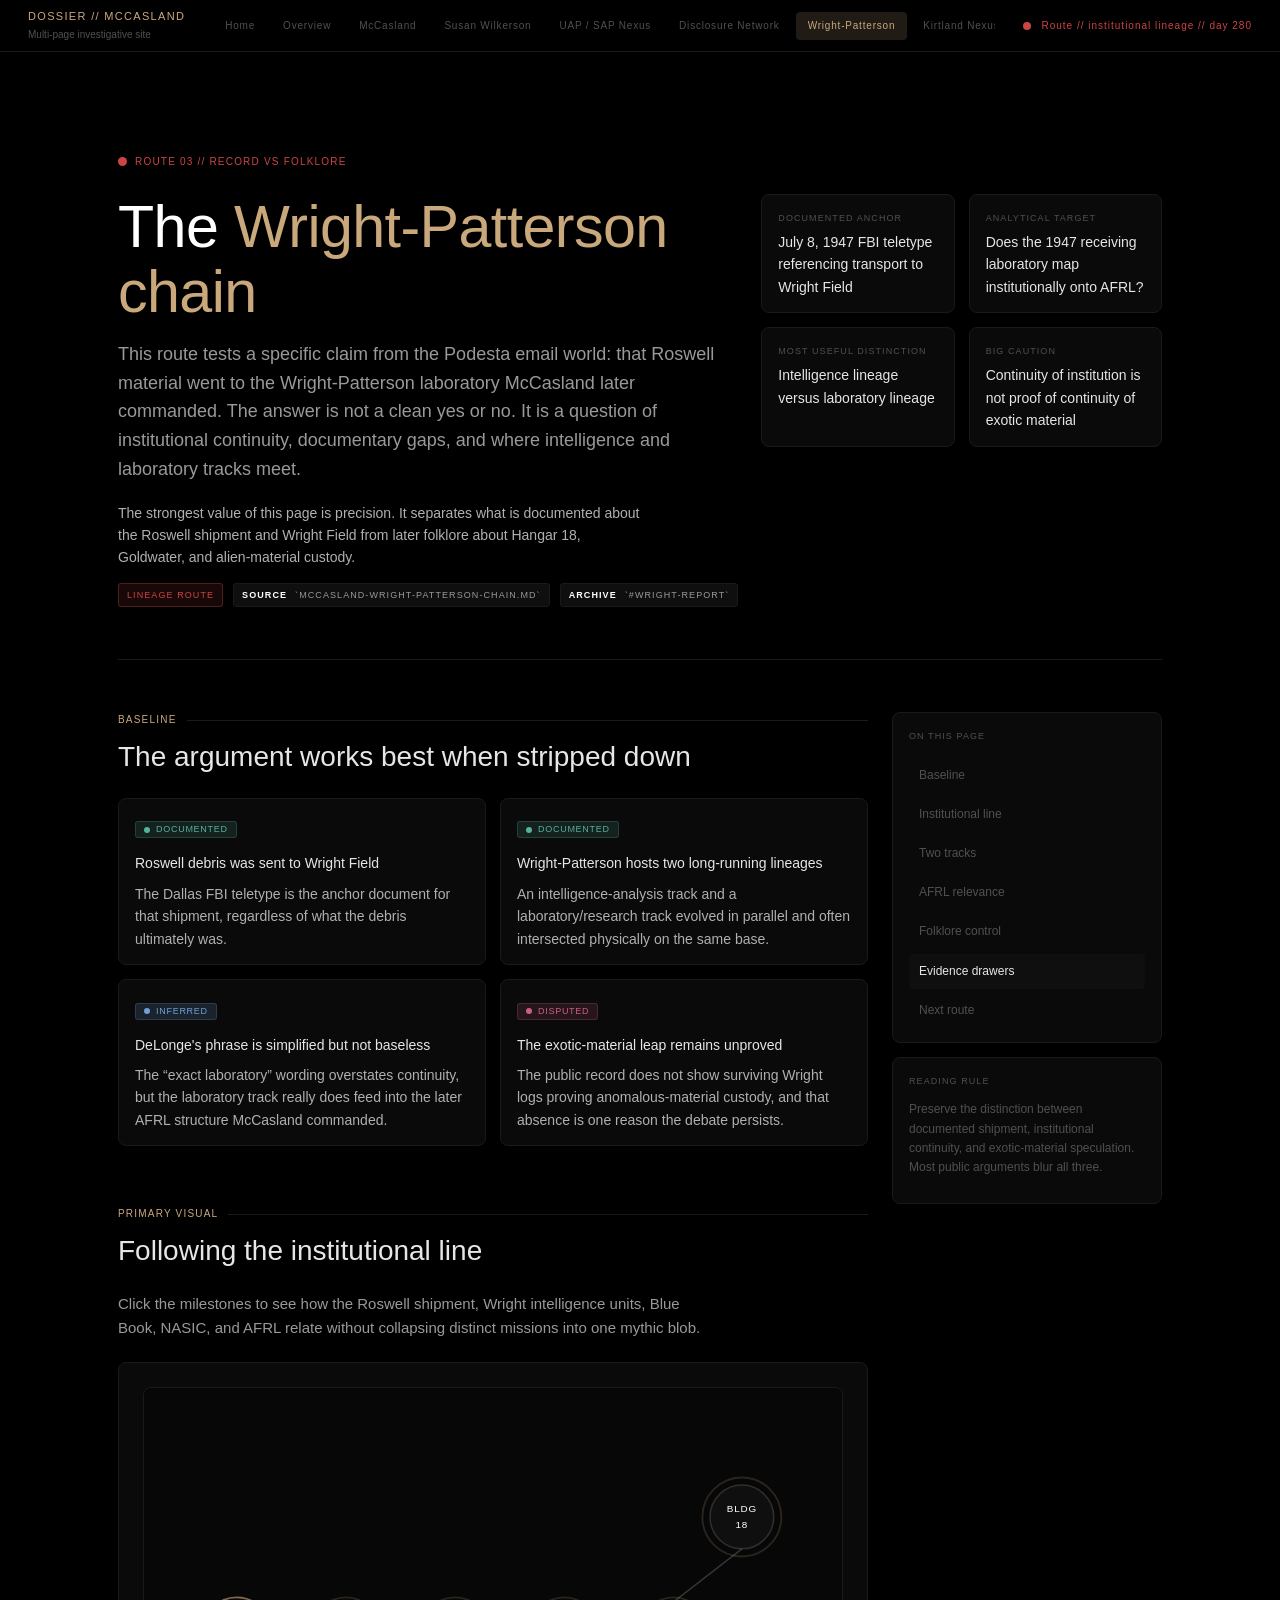
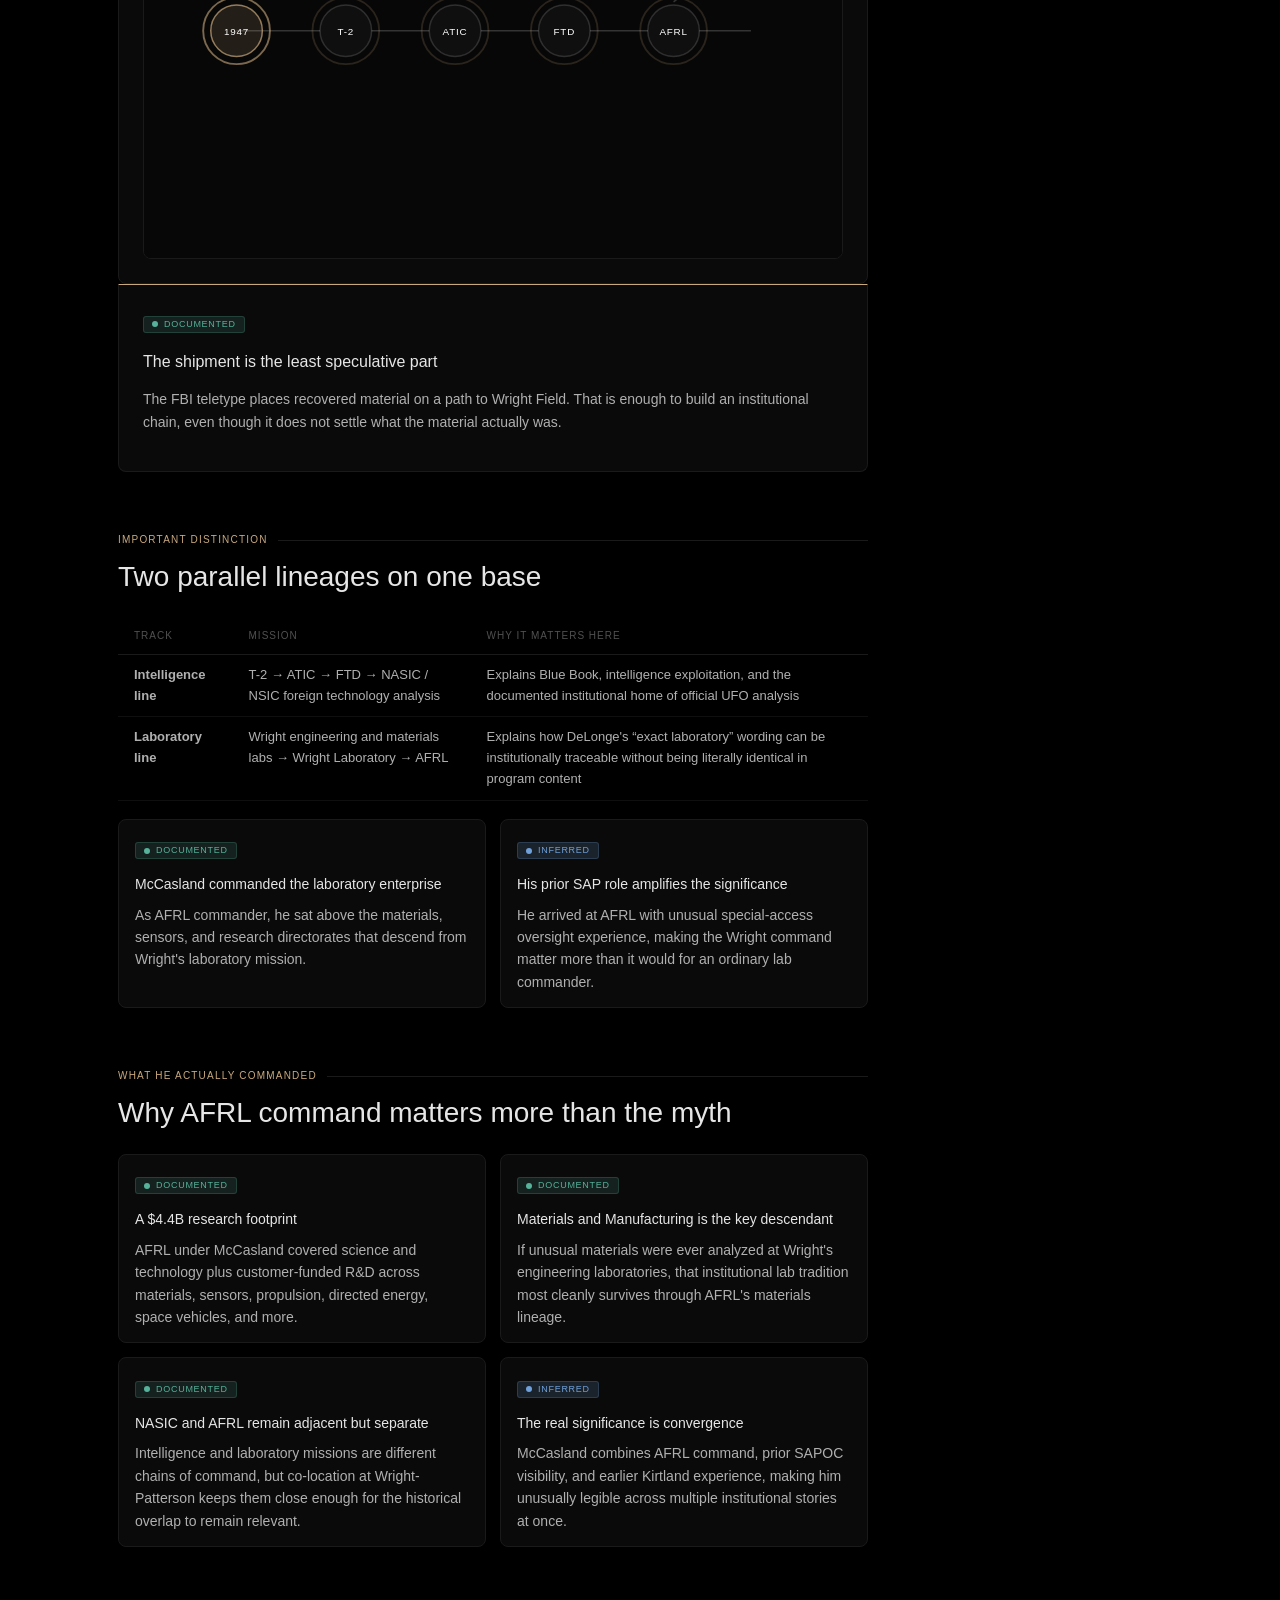
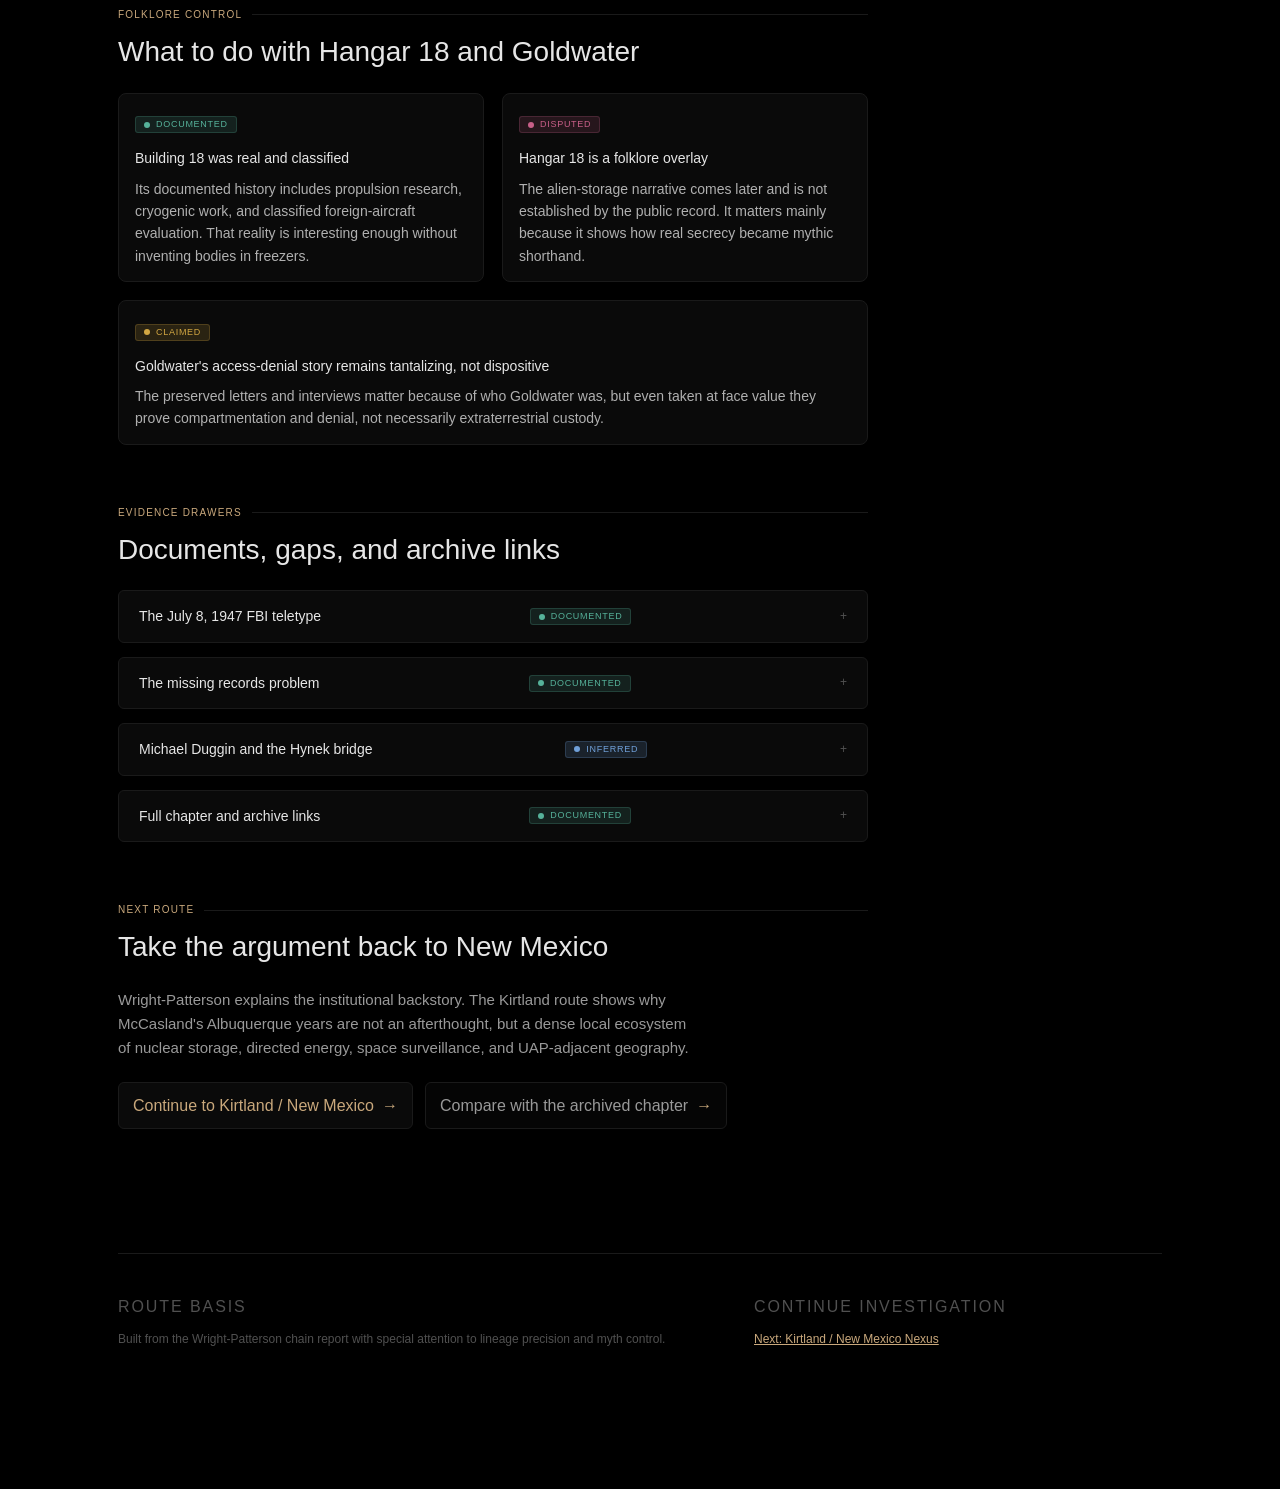
<file: wright-patterson-chain.html>
<!DOCTYPE html>
<html lang="en">
<head>
  <meta charset="UTF-8">
  <meta name="viewport" content="width=device-width, initial-scale=1.0">
  <title>Wright-Patterson Chain | McCasland Investigation</title>
  <link rel="icon" href="data:,">
  <link rel="stylesheet" href="assets/site.css">
  <script defer src="assets/site.js"></script>
</head>
<body>
  <nav class="global-nav" aria-label="Primary">
    <div class="brand-lockup">
      <div class="brand-label">Dossier // McCasland</div>
      <div class="brand-subtitle">Multi-page investigative site</div>
    </div>
    <div class="nav-links">
      <a class="nav-link" data-nav-file="index.html" href="index.html">Home</a>
      <a class="nav-link" data-nav-file="mccasland-investigation.html" href="mccasland-investigation.html">Overview</a>
      <a class="nav-link" data-nav-file="profile-mccasland.html" href="profile-mccasland.html">McCasland</a>
      <a class="nav-link" data-nav-file="profile-susan.html" href="profile-susan.html">Susan Wilkerson</a>
      <a class="nav-link" data-nav-file="uap-sap-nexus.html" href="uap-sap-nexus.html">UAP / SAP Nexus</a>
      <a class="nav-link" data-nav-file="disclosure-network.html" href="disclosure-network.html">Disclosure Network</a>
      <a class="nav-link" data-nav-file="wright-patterson-chain.html" href="wright-patterson-chain.html">Wright-Patterson</a>
      <a class="nav-link" data-nav-file="kirtland-nexus.html" href="kirtland-nexus.html">Kirtland Nexus</a>
      <a class="nav-link" data-nav-file="disappearance-forensics.html" href="disappearance-forensics.html">Forensics</a>
      <a class="nav-link" data-nav-file="mccasland-investigation-legacy-2026-03-12.html" href="mccasland-investigation-legacy-2026-03-12.html">Archive</a>
    </div>
    <div class="nav-status" id="nav-day-status">Route // institutional lineage</div>
  </nav>

  <div class="site-shell">
    <div class="page-frame">
      <header class="hero-panel">
        <div class="eyebrow">Route 03 // record vs folklore</div>
        <div class="hero-grid">
          <div>
            <h1 class="hero-title">The <strong>Wright-Patterson chain</strong></h1>
            <p class="hero-subtitle">
              This route tests a specific claim from the Podesta email world: that Roswell material went to the
              Wright-Patterson laboratory McCasland later commanded. The answer is not a clean yes or no. It is a
              question of institutional continuity, documentary gaps, and where intelligence and laboratory tracks meet.
            </p>
            <p class="hero-copy">
              The strongest value of this page is precision. It separates what is documented about the Roswell
              shipment and Wright Field from later folklore about Hangar 18, Goldwater, and alien-material custody.
            </p>
            <div class="chip-row">
              <span class="status-pill alert">Lineage route</span>
              <span class="chip"><strong>Source</strong> `mccasland-wright-patterson-chain.md`</span>
              <span class="chip"><strong>Archive</strong> `#wright-report`</span>
            </div>
          </div>

          <div class="hero-meta-grid">
            <article class="meta-card">
              <div class="meta-label">Documented anchor</div>
              <div class="meta-value">July 8, 1947 FBI teletype referencing transport to Wright Field</div>
            </article>
            <article class="meta-card">
              <div class="meta-label">Analytical target</div>
              <div class="meta-value">Does the 1947 receiving laboratory map institutionally onto AFRL?</div>
            </article>
            <article class="meta-card">
              <div class="meta-label">Most useful distinction</div>
              <div class="meta-value">Intelligence lineage versus laboratory lineage</div>
            </article>
            <article class="meta-card">
              <div class="meta-label">Big caution</div>
              <div class="meta-value">Continuity of institution is not proof of continuity of exotic material</div>
            </article>
          </div>
        </div>
      </header>

      <div class="content-grid">
        <main class="content-main">
          <section class="section-block" id="premise">
            <div class="section-kicker">Baseline</div>
            <h2 class="section-title">The argument works best when stripped down</h2>
            <div class="summary-grid">
              <article class="summary-card">
                <span class="evidence-label documented">Documented</span>
                <h3>Roswell debris was sent to Wright Field</h3>
                <p>The Dallas FBI teletype is the anchor document for that shipment, regardless of what the debris ultimately was.</p>
              </article>
              <article class="summary-card">
                <span class="evidence-label documented">Documented</span>
                <h3>Wright-Patterson hosts two long-running lineages</h3>
                <p>An intelligence-analysis track and a laboratory/research track evolved in parallel and often intersected physically on the same base.</p>
              </article>
              <article class="summary-card">
                <span class="evidence-label inferred">Inferred</span>
                <h3>DeLonge's phrase is simplified but not baseless</h3>
                <p>The “exact laboratory” wording overstates continuity, but the laboratory track really does feed into the later AFRL structure McCasland commanded.</p>
              </article>
              <article class="summary-card">
                <span class="evidence-label disputed">Disputed</span>
                <h3>The exotic-material leap remains unproved</h3>
                <p>The public record does not show surviving Wright logs proving anomalous-material custody, and that absence is one reason the debate persists.</p>
              </article>
            </div>
          </section>

          <section class="section-block" id="lineage">
            <div class="section-kicker">Primary visual</div>
            <h2 class="section-title">Following the institutional line</h2>
            <p class="section-intro">
              Click the milestones to see how the Roswell shipment, Wright intelligence units, Blue Book, NASIC,
              and AFRL relate without collapsing distinct missions into one mythic blob.
            </p>

            <div class="figure-shell" data-diagram>
              <article class="figure-card">
                <div class="diagram-stage">
                  <svg viewBox="0 0 920 620" role="img" aria-labelledby="wright-title wright-desc">
                    <title id="wright-title">Wright-Patterson institutional lineage</title>
                    <desc id="wright-desc">A timeline showing Wright Field 1947, T-2, ATIC and Blue Book, FTD and NASIC, AFRL, and the Building 18 mythology layer.</desc>
                    <rect width="920" height="620" fill="#070707"/>
                    <path class="diagram-edge" d="M122 320H800"/>
                    <g class="diagram-node active" data-node="roswell" tabindex="0" role="button" aria-label="Roswell shipment node">
                      <circle class="node-ring" cx="122" cy="320" r="44"/>
                      <circle class="node-core" cx="122" cy="320" r="34"/>
                      <text x="122" y="325" text-anchor="middle">1947</text>
                    </g>
                    <g class="diagram-node" data-node="t2" tabindex="0" role="button" aria-label="T-2 node">
                      <circle class="node-ring" cx="266" cy="320" r="44"/>
                      <circle class="node-core" cx="266" cy="320" r="34"/>
                      <text x="266" y="325" text-anchor="middle">T-2</text>
                    </g>
                    <g class="diagram-node" data-node="atic" tabindex="0" role="button" aria-label="ATIC node">
                      <circle class="node-ring" cx="410" cy="320" r="44"/>
                      <circle class="node-core" cx="410" cy="320" r="34"/>
                      <text x="410" y="325" text-anchor="middle">ATIC</text>
                    </g>
                    <g class="diagram-node" data-node="ftd" tabindex="0" role="button" aria-label="FTD/NASIC node">
                      <circle class="node-ring" cx="554" cy="320" r="44"/>
                      <circle class="node-core" cx="554" cy="320" r="34"/>
                      <text x="554" y="325" text-anchor="middle">FTD</text>
                    </g>
                    <g class="diagram-node" data-node="afrl" tabindex="0" role="button" aria-label="AFRL node">
                      <circle class="node-ring" cx="698" cy="320" r="44"/>
                      <circle class="node-core" cx="698" cy="320" r="34"/>
                      <text x="698" y="325" text-anchor="middle">AFRL</text>
                    </g>
                    <g class="diagram-node" data-node="myth" tabindex="0" role="button" aria-label="Myth layer node">
                      <circle class="node-ring" cx="788" cy="170" r="52"/>
                      <circle class="node-core" cx="788" cy="170" r="42"/>
                      <text x="788" y="164" text-anchor="middle">Bldg</text>
                      <text x="788" y="184" text-anchor="middle">18</text>
                    </g>
                    <path class="diagram-edge" d="M698 282 788 212"/>
                  </svg>
                </div>
              </article>

              <article class="figure-card">
                <div class="diagram-panel active" data-panel="roswell">
                  <span class="evidence-label documented">Documented</span>
                  <h3>The shipment is the least speculative part</h3>
                  <p>
                    The FBI teletype places recovered material on a path to Wright Field. That is enough to build
                    an institutional chain, even though it does not settle what the material actually was.
                  </p>
                </div>

                <div class="diagram-panel" data-panel="t2">
                  <span class="evidence-label documented">Documented</span>
                  <h3>T-2 handled foreign-technology intelligence</h3>
                  <p>
                    Wright's intelligence side existed to evaluate foreign aerospace technology and prevent
                    surprise. It is the natural early recipient for anomalous or unfamiliar material.
                  </p>
                </div>

                <div class="diagram-panel" data-panel="atic">
                  <span class="evidence-label documented">Documented</span>
                  <h3>ATIC and Blue Book keep the UFO thread onsite</h3>
                  <p>
                    Once ATIC and later Blue Book are established, Wright-Patterson becomes the visible hub of
                    official UFO investigation through the Air Force's intelligence lineage.
                  </p>
                </div>

                <div class="diagram-panel" data-panel="ftd">
                  <span class="evidence-label documented">Documented</span>
                  <h3>FTD and NASIC extend the foreign-technology mission</h3>
                  <p>
                    The intelligence mission persists into the modern era, eventually returning formally to UAP
                    analysis via NASIC's 2022 mandate.
                  </p>
                </div>

                <div class="diagram-panel" data-panel="afrl">
                  <span class="evidence-label inferred">Inferred</span>
                  <h3>AFRL is the laboratory descendant, not the same office</h3>
                  <p>
                    DeLonge's phrase works if “same laboratory” means institutional laboratory lineage. It does
                    not work if one expects public proof of the same intact exotic program living there unchanged.
                  </p>
                </div>

                <div class="diagram-panel" data-panel="myth">
                  <span class="evidence-label disputed">Disputed</span>
                  <h3>Building 18 is where record and myth start blending</h3>
                  <p>
                    Classified foreign-technology work there is documented. Alien-body and Hangar 18 stories are
                    not. The building is important because real secrecy there fed later folklore.
                  </p>
                </div>
              </article>
            </div>
          </section>

          <section class="section-block" id="tracks">
            <div class="section-kicker">Important distinction</div>
            <h2 class="section-title">Two parallel lineages on one base</h2>
            <div class="table-wrap">
              <table>
                <thead>
                  <tr>
                    <th>Track</th>
                    <th>Mission</th>
                    <th>Why it matters here</th>
                  </tr>
                </thead>
                <tbody>
                  <tr>
                    <td><strong>Intelligence line</strong></td>
                    <td>T-2 → ATIC → FTD → NASIC / NSIC foreign technology analysis</td>
                    <td>Explains Blue Book, intelligence exploitation, and the documented institutional home of official UFO analysis</td>
                  </tr>
                  <tr>
                    <td><strong>Laboratory line</strong></td>
                    <td>Wright engineering and materials labs → Wright Laboratory → AFRL</td>
                    <td>Explains how DeLonge's “exact laboratory” wording can be institutionally traceable without being literally identical in program content</td>
                  </tr>
                </tbody>
              </table>
            </div>

            <div class="insight-grid" style="margin-top: 18px;">
              <article class="insight-card">
                <span class="evidence-label documented">Documented</span>
                <h3>McCasland commanded the laboratory enterprise</h3>
                <p>As AFRL commander, he sat above the materials, sensors, and research directorates that descend from Wright's laboratory mission.</p>
              </article>
              <article class="insight-card">
                <span class="evidence-label inferred">Inferred</span>
                <h3>His prior SAP role amplifies the significance</h3>
                <p>He arrived at AFRL with unusual special-access oversight experience, making the Wright command matter more than it would for an ordinary lab commander.</p>
              </article>
            </div>
          </section>

          <section class="section-block" id="afrl">
            <div class="section-kicker">What he actually commanded</div>
            <h2 class="section-title">Why AFRL command matters more than the myth</h2>
            <div class="summary-grid">
              <article class="summary-card">
                <span class="evidence-label documented">Documented</span>
                <h3>A $4.4B research footprint</h3>
                <p>AFRL under McCasland covered science and technology plus customer-funded R&amp;D across materials, sensors, propulsion, directed energy, space vehicles, and more.</p>
              </article>
              <article class="summary-card">
                <span class="evidence-label documented">Documented</span>
                <h3>Materials and Manufacturing is the key descendant</h3>
                <p>If unusual materials were ever analyzed at Wright's engineering laboratories, that institutional lab tradition most cleanly survives through AFRL's materials lineage.</p>
              </article>
              <article class="summary-card">
                <span class="evidence-label documented">Documented</span>
                <h3>NASIC and AFRL remain adjacent but separate</h3>
                <p>Intelligence and laboratory missions are different chains of command, but co-location at Wright-Patterson keeps them close enough for the historical overlap to remain relevant.</p>
              </article>
              <article class="summary-card">
                <span class="evidence-label inferred">Inferred</span>
                <h3>The real significance is convergence</h3>
                <p>McCasland combines AFRL command, prior SAPOC visibility, and earlier Kirtland experience, making him unusually legible across multiple institutional stories at once.</p>
              </article>
            </div>
          </section>

          <section class="section-block" id="myth">
            <div class="section-kicker">Folklore control</div>
            <h2 class="section-title">What to do with Hangar 18 and Goldwater</h2>
            <div class="dual-column">
              <article class="surface-card">
                <span class="evidence-label documented">Documented</span>
                <h3>Building 18 was real and classified</h3>
                <p>Its documented history includes propulsion research, cryogenic work, and classified foreign-aircraft evaluation. That reality is interesting enough without inventing bodies in freezers.</p>
              </article>
              <article class="surface-card">
                <span class="evidence-label disputed">Disputed</span>
                <h3>Hangar 18 is a folklore overlay</h3>
                <p>The alien-storage narrative comes later and is not established by the public record. It matters mainly because it shows how real secrecy became mythic shorthand.</p>
              </article>
            </div>

            <div class="callout-card" style="margin-top: 18px;">
              <span class="evidence-label claimed">Claimed</span>
              <h3>Goldwater's access-denial story remains tantalizing, not dispositive</h3>
              <p>
                The preserved letters and interviews matter because of who Goldwater was, but even taken at face
                value they prove compartmentation and denial, not necessarily extraterrestrial custody.
              </p>
            </div>
          </section>

          <section class="section-block" id="evidence">
            <div class="section-kicker">Evidence drawers</div>
            <h2 class="section-title">Documents, gaps, and archive links</h2>
            <div class="drawer-group">
              <details class="drawer">
                <summary>
                  <span>The July 8, 1947 FBI teletype</span>
                  <span class="evidence-label documented">Documented</span>
                </summary>
                <div class="drawer-body">
                  <p>
                    This is the keystone document for the shipment to Wright Field. Everything stronger than that
                    moves into interpretation, missing records, or later witness testimony.
                  </p>
                </div>
              </details>

              <details class="drawer">
                <summary>
                  <span>The missing records problem</span>
                  <span class="evidence-label documented">Documented</span>
                </summary>
                <div class="drawer-body">
                  <p>
                    The absence of surviving Wright Field and Roswell-origin documentation is one of the most
                    important features of this route. It does not prove concealment, but it keeps the chain of
                    custody permanently under-resolved.
                  </p>
                </div>
              </details>

              <details class="drawer">
                <summary>
                  <span>Michael Duggin and the Hynek bridge</span>
                  <span class="evidence-label inferred">Inferred</span>
                </summary>
                <div class="drawer-body">
                  <p>
                    The report highlights an institutional bridge from Hynek to Duggin to AFRL's Space Vehicles
                    world. It is most useful as contextual lineage, not as direct proof of a secret program.
                  </p>
                </div>
              </details>

              <details class="drawer">
                <summary>
                  <span>Full chapter and archive links</span>
                  <span class="evidence-label documented">Documented</span>
                </summary>
                <div class="drawer-body">
                  <ul class="source-list">
                    <li><a class="text-link" href="mccasland-wright-patterson-chain.md">Open the source markdown</a></li>
                    <li><a class="text-link" href="mccasland-investigation-legacy-2026-03-12.html#wright-report">Open the archived HTML chapter</a></li>
                  </ul>
                </div>
              </details>
            </div>
          </section>

          <section class="section-block" id="next">
            <div class="section-kicker">Next route</div>
            <h2 class="section-title">Take the argument back to New Mexico</h2>
            <p class="section-intro">
              Wright-Patterson explains the institutional backstory. The Kirtland route shows why McCasland's
              Albuquerque years are not an afterthought, but a dense local ecosystem of nuclear storage, directed
              energy, space surveillance, and UAP-adjacent geography.
            </p>
            <div class="button-row">
              <a class="button-link" href="kirtland-nexus.html">Continue to Kirtland / New Mexico</a>
              <a class="button-link ghost" href="mccasland-investigation-legacy-2026-03-12.html#wright-report">Compare with the archived chapter</a>
            </div>
          </section>
        </main>

        <aside class="side-rail">
          <div class="rail-card">
            <div class="rail-label">On this page</div>
            <nav class="section-nav" aria-label="Section navigation">
              <a class="section-link" data-section-link href="#premise">Baseline</a>
              <a class="section-link" data-section-link href="#lineage">Institutional line</a>
              <a class="section-link" data-section-link href="#tracks">Two tracks</a>
              <a class="section-link" data-section-link href="#afrl">AFRL relevance</a>
              <a class="section-link" data-section-link href="#myth">Folklore control</a>
              <a class="section-link" data-section-link href="#evidence">Evidence drawers</a>
              <a class="section-link" data-section-link href="#next">Next route</a>
            </nav>
            <label class="visually-hidden" for="wright-jump">Jump to section</label>
            <select class="jump-select" data-jump-select id="wright-jump">
              <option value="">Jump to section</option>
              <option value="#premise">Baseline</option>
              <option value="#lineage">Institutional line</option>
              <option value="#tracks">Two tracks</option>
              <option value="#afrl">AFRL relevance</option>
              <option value="#myth">Folklore control</option>
              <option value="#evidence">Evidence drawers</option>
              <option value="#next">Next route</option>
            </select>
          </div>

          <div class="legend-card">
            <div class="legend-label">Reading rule</div>
            <p class="caption">
              Preserve the distinction between documented shipment, institutional continuity, and exotic-material
              speculation. Most public arguments blur all three.
            </p>
          </div>
        </aside>
      </div>

      <footer class="footer">
        <div class="footer-grid">
          <div>
            <div class="footer-label">Route basis</div>
            <p>Built from the Wright-Patterson chain report with special attention to lineage precision and myth control.</p>
          </div>
          <div>
            <div class="footer-label">Continue investigation</div>
            <p><a href="kirtland-nexus.html">Next: Kirtland / New Mexico Nexus</a></p>
          </div>
        </div>
      </footer>
    </div>
  </div>
</body>
</html>
</file>
<file: assets/site.css>
:root {
  --void: #000000;
  --surface-1: #050505;
  --surface-2: #0a0a0a;
  --surface-3: #0f0f0f;
  --surface-4: #141414;
  --border: #1a1a1a;
  --border-strong: #333333;
  --text: #ffffff;
  --text-dim: #999999;
  --text-faint: #505050;
  --text-body: #b0b0b0;
  --text-primary: #e6e6e6;
  --text-bright: #ffffff;
  --accent: #c9a87c;
  --accent-soft: rgba(201, 168, 124, 0.16);
  --accent-wash: rgba(201, 168, 124, 0.08);
  --alert: #cc4444;
  --alert-soft: rgba(204, 68, 68, 0.12);
  --documented: #56b29a;
  --documented-soft: rgba(86, 178, 154, 0.14);
  --claimed: #d4a843;
  --claimed-soft: rgba(212, 168, 67, 0.16);
  --inferred: #70a0d9;
  --inferred-soft: rgba(112, 160, 217, 0.16);
  --disputed: #c85f88;
  --disputed-soft: rgba(200, 95, 136, 0.15);
  --shadow: none;
  --radius-lg: 8px;
  --radius-md: 8px;
  --radius-sm: 4px;
  --content-width: 1100px;
}

*,
*::before,
*::after {
  box-sizing: border-box;
}

html {
  scroll-behavior: smooth;
}

body {
  margin: 0;
  min-height: 100vh;
  color: var(--text-body);
  background: var(--void);
  font-family: "SF Pro Display", -apple-system, BlinkMacSystemFont, "Segoe UI", Roboto, sans-serif;
  font-weight: 400;
  line-height: 1.6;
  -webkit-font-smoothing: antialiased;
  -moz-osx-font-smoothing: grayscale;
}

a {
  color: inherit;
}

img {
  display: block;
  max-width: 100%;
}

button,
input,
select {
  font: inherit;
}

.site-shell {
  padding-top: 52px;
}

.global-nav {
  position: fixed;
  top: 0;
  right: 0;
  left: 0;
  z-index: 100;
  height: 52px;
  display: flex;
  align-items: center;
  gap: 28px;
  padding: 0 28px;
  border-bottom: 1px solid var(--border);
  background: rgba(0, 0, 0, 0.92);
  backdrop-filter: blur(20px);
}

.brand-lockup {
  display: flex;
  flex-direction: column;
  gap: 2px;
  min-width: max-content;
}

.brand-label,
.eyebrow,
.section-kicker,
.meta-label,
.tagline,
.footer-label,
.rail-label,
.legend-label,
.microcopy,
.chip,
.evidence-label,
.status-pill,
.summary-label,
.table-label {
  font-family: "SF Pro Display", -apple-system, BlinkMacSystemFont, "Segoe UI", Roboto, sans-serif;
  font-weight: 500;
  text-transform: uppercase;
  letter-spacing: 0.12em;
}

.brand-label {
  font-size: 11px;
  color: var(--accent);
}

.brand-subtitle {
  font-size: 10px;
  color: var(--text-faint);
}

.nav-links {
  display: flex;
  align-items: center;
  gap: 4px;
  overflow-x: auto;
  scrollbar-width: none;
}

.nav-links::-webkit-scrollbar {
  display: none;
}

.nav-link {
  display: inline-block;
  padding: 6px 12px;
  border-radius: 4px;
  color: var(--text-faint);
  text-decoration: none;
  font-size: 10px;
  font-weight: 400;
  letter-spacing: 0.08em;
  transition: all 0.2s;
  white-space: nowrap;
  border: none;
}

.nav-link:hover,
.nav-link:focus-visible {
  color: var(--text-dim);
  background: var(--surface-3);
  outline: none;
}

.nav-link.active {
  color: var(--accent);
  background: var(--accent-soft);
}

.nav-status {
  margin-left: auto;
  display: inline-flex;
  align-items: center;
  gap: 10px;
  font-size: 10px;
  color: var(--alert);
  letter-spacing: 0.1em;
  animation: pulse 2s ease-in-out infinite;
  white-space: nowrap;
}

.nav-status::before {
  content: "";
  width: 8px;
  height: 8px;
  border-radius: 50%;
  background: currentColor;
  box-shadow: none;
}

.page-frame {
  max-width: var(--content-width);
  margin: 0 auto;
  padding: 24px 28px 100px;
}

.hero-panel {
  position: relative;
  overflow: visible;
  margin-bottom: 52px;
  padding: 72px 0 52px;
  border: none;
  border-bottom: 1px solid var(--border);
  border-radius: 0;
  background: transparent;
  box-shadow: none;
}

.hero-panel::after {
  display: none;
}

.eyebrow {
  display: inline-flex;
  align-items: center;
  gap: 8px;
  margin-bottom: 24px;
  font-size: 10px;
  color: var(--alert);
}

.eyebrow::before {
  content: "";
  width: 9px;
  height: 9px;
  border-radius: 50%;
  background: currentColor;
  animation: pulse 2s ease-in-out infinite;
}

.hero-grid {
  display: grid;
  grid-template-columns: minmax(0, 1.4fr) minmax(260px, 0.9fr);
  gap: 20px;
  align-items: start;
}

.hero-title {
  margin: 0 0 16px;
  font-size: clamp(2.3rem, 5vw, 3.7rem);
  line-height: 1.1;
  font-weight: 200;
  color: var(--text-bright);
  letter-spacing: -0.01em;
}

.hero-title strong {
  font-weight: 200;
  color: var(--accent);
}

.hero-subtitle {
  max-width: 64ch;
  margin: 0 0 18px;
  font-size: 18px;
  color: var(--text-dim);
}

.hero-copy {
  max-width: 68ch;
  color: var(--text-body);
  font-size: 14px;
}

.hero-meta-grid,
.stat-grid,
.summary-grid,
.insight-grid,
.route-grid,
.card-grid,
.fact-grid,
.matrix-grid,
.source-grid,
.quote-grid {
  display: grid;
  gap: 14px;
}

.hero-meta-grid {
  grid-template-columns: repeat(2, minmax(0, 1fr));
}

.meta-card,
.stat-card,
.summary-card,
.insight-card,
.route-card,
.surface-card,
.callout-card,
.legend-card,
.figure-card,
.matrix-card,
.source-card,
.rail-card,
.fact-card {
  border: 1px solid var(--border);
  border-radius: var(--radius-md);
  background: var(--surface-2);
  box-shadow: none;
}

.meta-card,
.stat-card,
.summary-card,
.insight-card,
.surface-card,
.callout-card,
.legend-card,
.figure-card,
.matrix-card,
.source-card,
.rail-card,
.fact-card {
  padding: 16px 16px 14px;
}

.meta-label,
.rail-label,
.legend-label,
.summary-label,
.table-label {
  font-size: 9px;
  color: var(--text-faint);
}

.meta-value {
  margin-top: 6px;
  font-size: 14px;
  color: var(--text-primary);
}

.status-pill {
  display: inline-flex;
  align-items: center;
  gap: 8px;
  padding: 3px 8px;
  border-radius: 3px;
  border: 1px solid var(--border);
  font-size: 9px;
  color: var(--text-dim);
  background: var(--surface-3);
}

.status-pill.alert {
  color: var(--alert);
  border-color: rgba(197, 79, 69, 0.3);
  background: var(--alert-soft);
}

.chip-row,
.legend-row,
.tag-row,
.cta-row {
  display: flex;
  flex-wrap: wrap;
  gap: 10px;
}

.chip {
  display: inline-flex;
  align-items: center;
  gap: 8px;
  padding: 4px 8px;
  border-radius: 3px;
  border: 1px solid var(--border);
  font-size: 9px;
  color: var(--text-dim);
  background: var(--surface-3);
}

.chip strong {
  font-weight: 600;
  color: var(--text);
}

.content-grid {
  display: grid;
  grid-template-columns: minmax(0, 1fr) 270px;
  gap: 24px;
  align-items: start;
}

.content-main {
  min-width: 0;
}

.side-rail {
  position: sticky;
  top: 72px;
  display: flex;
  flex-direction: column;
  gap: 14px;
}

.section-nav {
  display: flex;
  flex-direction: column;
  gap: 4px;
  margin-top: 14px;
}

.section-link {
  padding: 8px 10px;
  border-radius: 4px;
  text-decoration: none;
  font-size: 12px;
  color: var(--text-faint);
  transition: color 160ms ease, background 160ms ease, border-color 160ms ease;
  border: none;
}

.section-link:hover,
.section-link:focus-visible,
.section-link.active {
  color: var(--text-primary);
  background: var(--surface-3);
  outline: none;
}

.jump-select {
  display: none;
  width: 100%;
  margin-top: 14px;
  padding: 12px 14px;
  border-radius: 6px;
  border: 1px solid var(--border);
  color: var(--text-primary);
  background: var(--surface-2);
}

.evidence-label {
  display: inline-flex;
  align-items: center;
  gap: 6px;
  padding: 3px 8px;
  border-radius: 3px;
  border: 1px solid transparent;
  font-size: 9px;
  line-height: 1;
  font-weight: 500;
  letter-spacing: 0.08em;
}

.evidence-label::before {
  content: "";
  width: 6px;
  height: 6px;
  border-radius: 50%;
  background: currentColor;
}

.evidence-label.documented {
  color: var(--documented);
  background: var(--documented-soft);
  border-color: rgba(86, 178, 154, 0.22);
}

.evidence-label.claimed {
  color: var(--claimed);
  background: var(--claimed-soft);
  border-color: rgba(212, 168, 67, 0.22);
}

.evidence-label.inferred {
  color: var(--inferred);
  background: var(--inferred-soft);
  border-color: rgba(112, 160, 217, 0.22);
}

.evidence-label.disputed {
  color: var(--disputed);
  background: var(--disputed-soft);
  border-color: rgba(200, 95, 136, 0.22);
}

.section-block {
  position: relative;
  margin-bottom: 60px;
  padding: 0;
  border: none;
  border-radius: 0;
  background: transparent;
  overflow: visible;
}

.section-block::before {
  display: none;
}

.section-kicker {
  margin-bottom: 12px;
  font-size: 10px;
  color: var(--accent);
  display: flex;
  align-items: center;
  gap: 10px;
}

.section-kicker::after {
  content: "";
  flex: 1;
  height: 1px;
  background: var(--border);
}

.section-title {
  margin: 0 0 24px;
  font-size: 28px;
  line-height: 1.2;
  font-weight: 200;
  color: var(--text-primary);
}

.section-intro {
  max-width: 70ch;
  margin-bottom: 22px;
  color: var(--text-dim);
  font-size: 15px;
}

.summary-grid,
.insight-grid,
.card-grid,
.route-grid,
.fact-grid {
  grid-template-columns: repeat(2, minmax(0, 1fr));
}

.stat-grid {
  margin-top: 18px;
  grid-template-columns: repeat(4, minmax(0, 1fr));
}

.stat-card {
  display: flex;
  flex-direction: column;
  gap: 6px;
  min-height: 0;
  padding: 16px;
}

.stat-value {
  font-size: clamp(2rem, 3vw, 2.6rem);
  font-weight: 200;
  line-height: 1;
  color: var(--text-bright);
}

.stat-note {
  color: var(--text-faint);
  font-size: 12px;
}

.summary-card h3,
.insight-card h3,
.surface-card h3,
.figure-card h3,
.callout-card h3,
.matrix-card h3,
.source-card h3,
.fact-card h3 {
  margin: 12px 0 8px;
  font-size: 14px;
  font-weight: 500;
  color: var(--text-primary);
}

.summary-card p,
.insight-card p,
.surface-card p,
.callout-card p,
.source-card p,
.fact-card p {
  margin: 0;
  color: var(--text-body);
  font-size: 14px;
}

.route-card {
  position: relative;
  overflow: hidden;
  display: flex;
  flex-direction: column;
  min-height: 0;
}

.route-card .preview {
  aspect-ratio: 16 / 10;
  border-bottom: 1px solid var(--border);
  background: var(--surface-1);
}

.route-card .preview img {
  width: 100%;
  height: 100%;
  object-fit: cover;
}

.route-card .route-body {
  padding: 18px;
}

.route-card h3 {
  margin: 10px 0 8px;
  font-size: 14px;
  font-weight: 500;
  color: var(--text-primary);
}

.route-card p {
  margin: 0 0 16px;
  color: var(--text-body);
  font-size: 14px;
}

.route-link,
.button-link,
.text-link {
  display: inline-flex;
  align-items: center;
  gap: 8px;
  color: var(--accent);
  text-decoration: none;
}

.route-link::after,
.button-link::after,
.text-link::after {
  content: "→";
  transition: transform 160ms ease;
}

.route-link:hover::after,
.button-link:hover::after,
.text-link:hover::after {
  transform: translateX(4px);
}

.button-row {
  display: flex;
  flex-wrap: wrap;
  gap: 12px;
  margin-top: 20px;
}

.button-link {
  padding: 10px 14px;
  border-radius: 6px;
  border: 1px solid var(--border);
  background: var(--surface-2);
}

.button-link.ghost {
  color: var(--text-dim);
  background: var(--surface-1);
  border-color: var(--border);
}

.button-link.ghost::after {
  color: var(--accent);
}

.figure-shell {
  display: grid;
  grid-template-columns: 1fr;
  gap: 0;
  align-items: stretch;
}

.figure-card {
  padding: 24px;
}

.diagram-stage {
  position: relative;
  border: 1px solid var(--border);
  border-radius: 8px;
  background: var(--surface-1);
  overflow: hidden;
  min-height: 380px;
}

.diagram-stage svg {
  width: 100%;
  height: auto;
  display: block;
  min-height: 380px;
}

.diagram-node {
  cursor: pointer;
  transition: opacity 160ms ease, transform 160ms ease;
}

.diagram-node:hover,
.diagram-node:focus-visible,
.diagram-node.active {
  opacity: 1;
}

.diagram-node text {
  fill: var(--text);
  font-family: "SF Pro Display", -apple-system, BlinkMacSystemFont, "Segoe UI", Roboto, sans-serif;
  font-size: 13px;
  letter-spacing: 0.08em;
  text-transform: uppercase;
  font-weight: 400;
}

.diagram-node .node-core {
  fill: var(--surface-3);
  stroke: rgba(255, 255, 255, 0.15);
  stroke-width: 2;
  transition: fill 200ms ease, stroke 200ms ease;
}

.diagram-node .node-ring {
  fill: transparent;
  stroke: rgba(201, 168, 124, 0.18);
  stroke-width: 2.5;
  transition: stroke 200ms ease;
}

.diagram-node.active .node-core,
.diagram-node:hover .node-core,
.diagram-node:focus-visible .node-core {
  fill: rgba(201, 168, 124, 0.14);
  stroke: rgba(201, 168, 124, 0.7);
}

.diagram-node.active .node-ring,
.diagram-node:hover .node-ring,
.diagram-node:focus-visible .node-ring {
  stroke: rgba(201, 168, 124, 0.6);
}

.diagram-edge {
  stroke: rgba(255, 255, 255, 0.18);
  stroke-width: 2;
}

.diagram-panel {
  display: none;
}

.diagram-panel.active {
  display: block;
}

.diagram-panel h3 {
  margin-top: 14px;
  font-size: 16px;
}

.diagram-panel p {
  font-size: 14px;
  line-height: 1.6;
}

/* When figure-shell is stacked, give the panel card a clear boundary */
.figure-shell > .figure-card:last-child {
  border-top: 1px solid var(--accent);
  border-top-left-radius: 0;
  border-top-right-radius: 0;
  min-height: 180px;
}

.diagram-panel ul,
.timeline-list,
.source-list,
.matrix-list,
.bullet-list,
.fact-list {
  margin: 14px 0 0;
  padding-left: 18px;
}

.diagram-panel li,
.timeline-list li,
.source-list li,
.matrix-list li,
.bullet-list li,
.fact-list li {
  margin-bottom: 8px;
  color: var(--text-body);
  font-size: 14px;
}

.timeline-rail {
  position: relative;
  padding-left: 28px;
  display: grid;
  gap: 18px;
}

.timeline-rail::before {
  content: "";
  position: absolute;
  left: 7px;
  top: 0;
  bottom: 0;
  width: 1px;
  background: var(--border);
}

.timeline-item {
  position: relative;
  padding: 0 0 0 14px;
}

.timeline-item::before {
  content: "";
  position: absolute;
  left: -21px;
  top: 6px;
  width: 10px;
  height: 10px;
  border-radius: 50%;
  border: 2px solid var(--text-faint);
  background: var(--surface-4);
}

.timeline-item h3 {
  margin: 0 0 6px;
  font-size: 18px;
  font-weight: 300;
  color: var(--text-primary);
}

.timeline-item .timeline-date {
  font-family: "SF Pro Display", -apple-system, BlinkMacSystemFont, "Segoe UI", Roboto, sans-serif;
  font-size: 11px;
  font-weight: 500;
  letter-spacing: 0.08em;
  color: var(--text-faint);
  margin-bottom: 6px;
}

.quote-card blockquote {
  margin: 0;
  padding-left: 18px;
  border-left: 2px solid var(--accent);
  color: var(--text);
  font-size: 1.05rem;
}

.quote-card cite {
  display: block;
  margin-top: 12px;
  color: var(--text-faint);
  font-style: normal;
}

.matrix-grid {
  grid-template-columns: repeat(2, minmax(0, 1fr));
}

.matrix-card .probability {
  margin-top: 10px;
  font-size: 0.9rem;
  color: var(--accent);
}

.table-wrap {
  overflow-x: auto;
  border: none;
  border-radius: 0;
  background: transparent;
}

table {
  width: 100%;
  border-collapse: collapse;
  min-width: 640px;
}

th,
td {
  padding: 10px 16px;
  border-bottom: 1px solid var(--surface-3);
  text-align: left;
  vertical-align: top;
}

th {
  font-family: "SF Pro Display", -apple-system, BlinkMacSystemFont, "Segoe UI", Roboto, sans-serif;
  font-size: 10px;
  font-weight: 500;
  color: var(--text-faint);
  text-transform: uppercase;
  letter-spacing: 0.1em;
  border-bottom: 1px solid var(--border);
}

td {
  color: var(--text-body);
  font-size: 13px;
}

.drawer-group {
  display: grid;
  gap: 14px;
}

.drawer {
  border: 1px solid var(--border);
  border-radius: 6px;
  background: var(--surface-2);
  overflow: hidden;
}

.drawer summary {
  list-style: none;
  cursor: pointer;
  padding: 14px 20px;
  display: flex;
  align-items: center;
  justify-content: space-between;
  gap: 12px;
  font-size: 14px;
  color: var(--text-primary);
}

.drawer summary::-webkit-details-marker {
  display: none;
}

.drawer summary::after {
  content: "+";
  font-size: 12px;
  color: var(--text-faint);
}

.drawer[open] summary::after {
  content: "−";
}

.drawer-body {
  padding: 20px;
  border-top: 1px solid var(--border);
  color: var(--text-body);
  background: var(--surface-1);
}

.drawer-body > :first-child {
  margin-top: 0;
}

.drawer-body > :last-child {
  margin-bottom: 0;
}

.dual-column {
  display: grid;
  grid-template-columns: repeat(2, minmax(0, 1fr));
  gap: 18px;
}

.archive-callout {
  display: grid;
  grid-template-columns: minmax(0, 1.3fr) auto;
  gap: 18px;
  align-items: center;
  padding: 22px 24px;
  border-radius: 6px;
  border: 1px solid var(--accent);
  border-left: 3px solid var(--accent);
  background: var(--surface-2);
}

.archive-callout p {
  margin: 8px 0 0;
  color: var(--text-dim);
}

.keyline {
  height: 1px;
  margin: 32px 0;
  background: linear-gradient(90deg, rgba(201, 168, 124, 0.4), rgba(255, 255, 255, 0.04));
}

.footer {
  margin-top: 64px;
  padding: 40px 0;
  border-top: 1px solid var(--border);
  color: var(--text-faint);
}

.footer-grid {
  display: grid;
  grid-template-columns: 1.2fr 0.8fr;
  gap: 24px;
}

.footer p {
  margin: 10px 0 0;
  font-size: 12px;
}

.footer a {
  color: var(--accent);
}

.microcopy {
  font-size: 10px;
  color: var(--text-faint);
}

.caption {
  margin-top: 12px;
  color: var(--text-faint);
  font-size: 12px;
}

.muted {
  color: var(--text-dim);
}

.strong {
  color: var(--text);
}

.alert-text {
  color: var(--alert);
}

.accent-text {
  color: var(--accent);
}

.inline-card {
  display: inline-flex;
  align-items: center;
  gap: 8px;
  padding: 6px 10px;
  border-radius: 3px;
  background: var(--surface-3);
}

.visually-hidden {
  position: absolute;
  width: 1px;
  height: 1px;
  padding: 0;
  margin: -1px;
  overflow: hidden;
  clip: rect(0, 0, 0, 0);
  white-space: nowrap;
  border: 0;
}

@keyframes pulse {
  0%,
  100% {
    opacity: 1;
  }
  50% {
    opacity: 0.4;
  }
}

@media (max-width: 1160px) {
  .content-grid {
    grid-template-columns: minmax(0, 1fr);
  }

  .side-rail {
    position: static;
    order: -1;
  }

  .hero-grid,
  .figure-shell,
  .archive-callout,
  .footer-grid {
    grid-template-columns: 1fr;
  }
}

@media (max-width: 860px) {
  .site-shell {
    padding-top: 64px;
  }

  .global-nav {
    height: auto;
    align-items: flex-start;
    flex-wrap: wrap;
    gap: 16px;
    padding: 12px 20px;
  }

  .nav-status {
    margin-left: 0;
  }

  .page-frame {
    padding: 24px 20px 110px;
  }

  .hero-panel {
    padding: 56px 0 44px;
  }

  .hero-meta-grid,
  .summary-grid,
  .insight-grid,
  .route-grid,
  .card-grid,
  .fact-grid,
  .matrix-grid,
  .dual-column,
  .quote-grid {
    grid-template-columns: 1fr;
  }

  .stat-grid {
    grid-template-columns: repeat(2, minmax(0, 1fr));
  }

  .section-nav {
    display: none;
  }

  .jump-select {
    display: block;
  }
}

@media (max-width: 640px) {
  .hero-title {
    font-size: 30px;
  }

  .stat-grid {
    grid-template-columns: 1fr;
  }

  .hero-meta-grid {
    grid-template-columns: 1fr;
  }

  .nav-status {
    display: none;
  }
}
</file>
